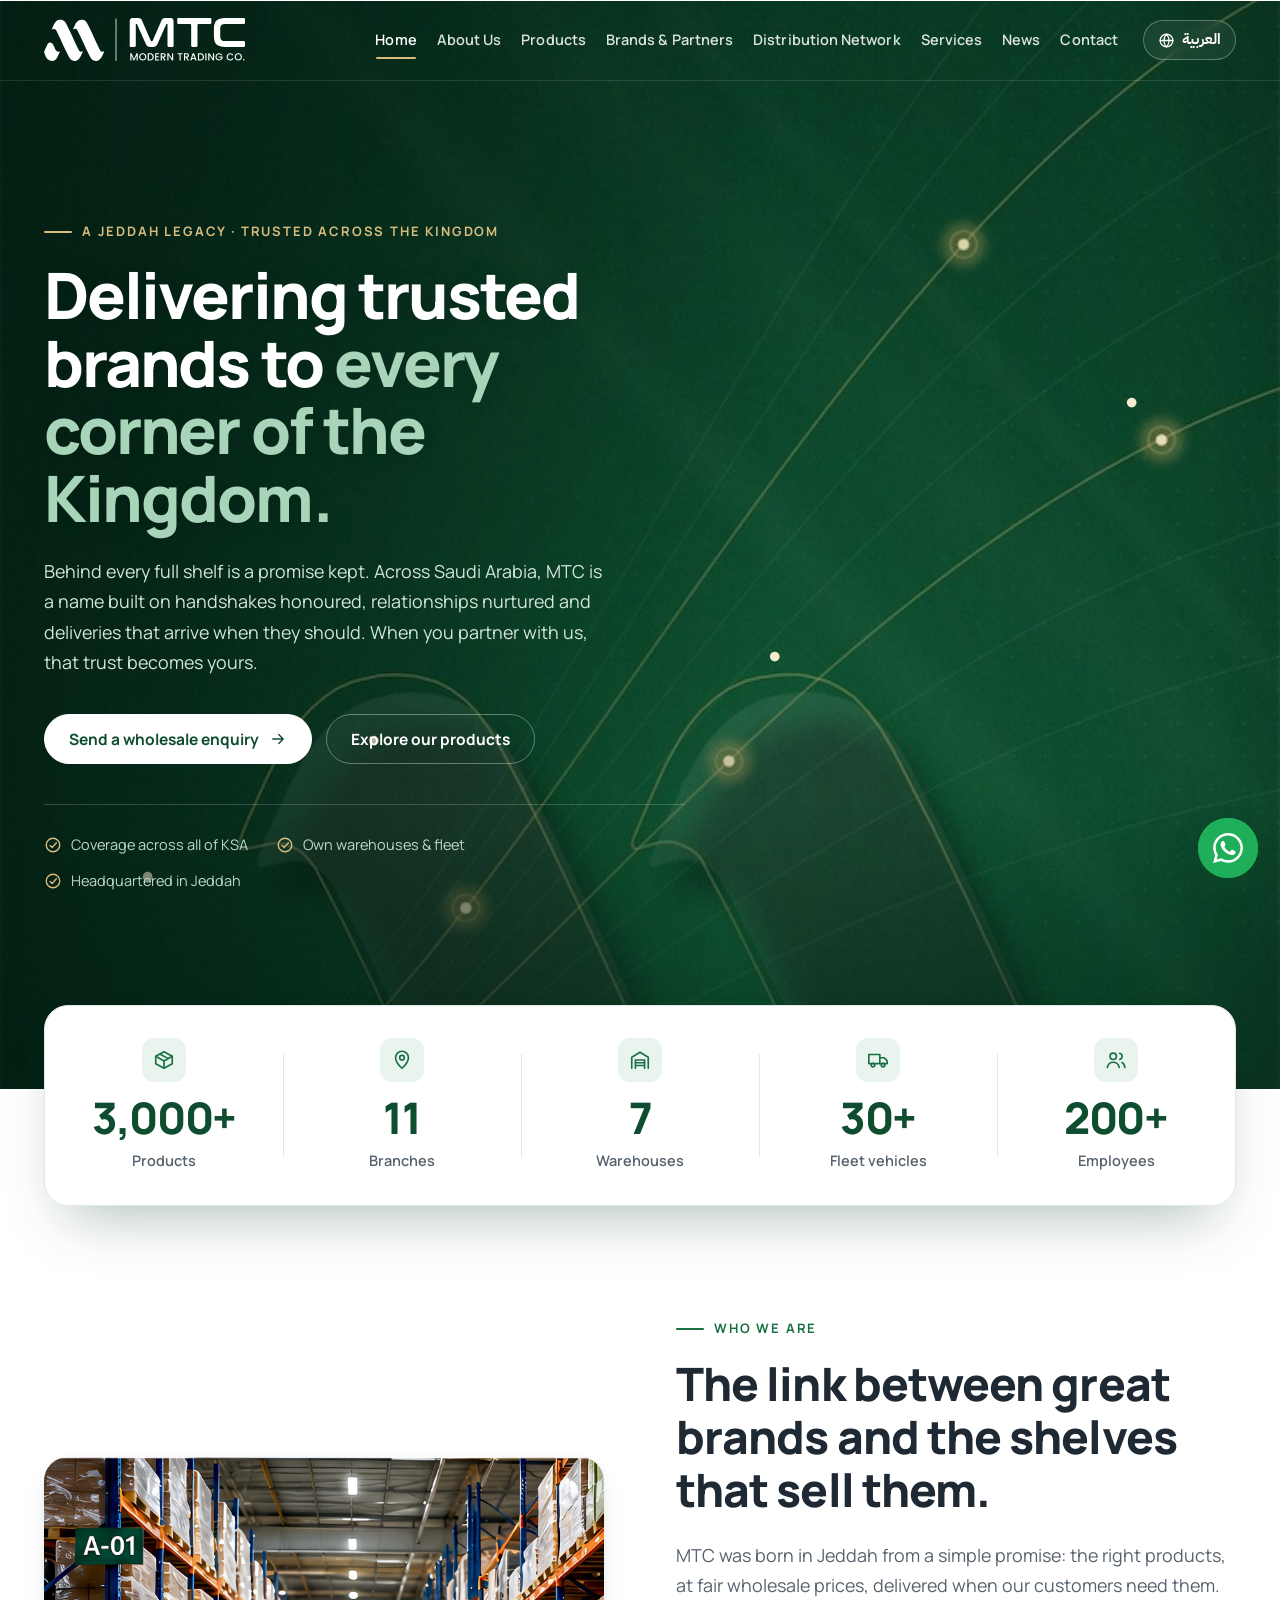
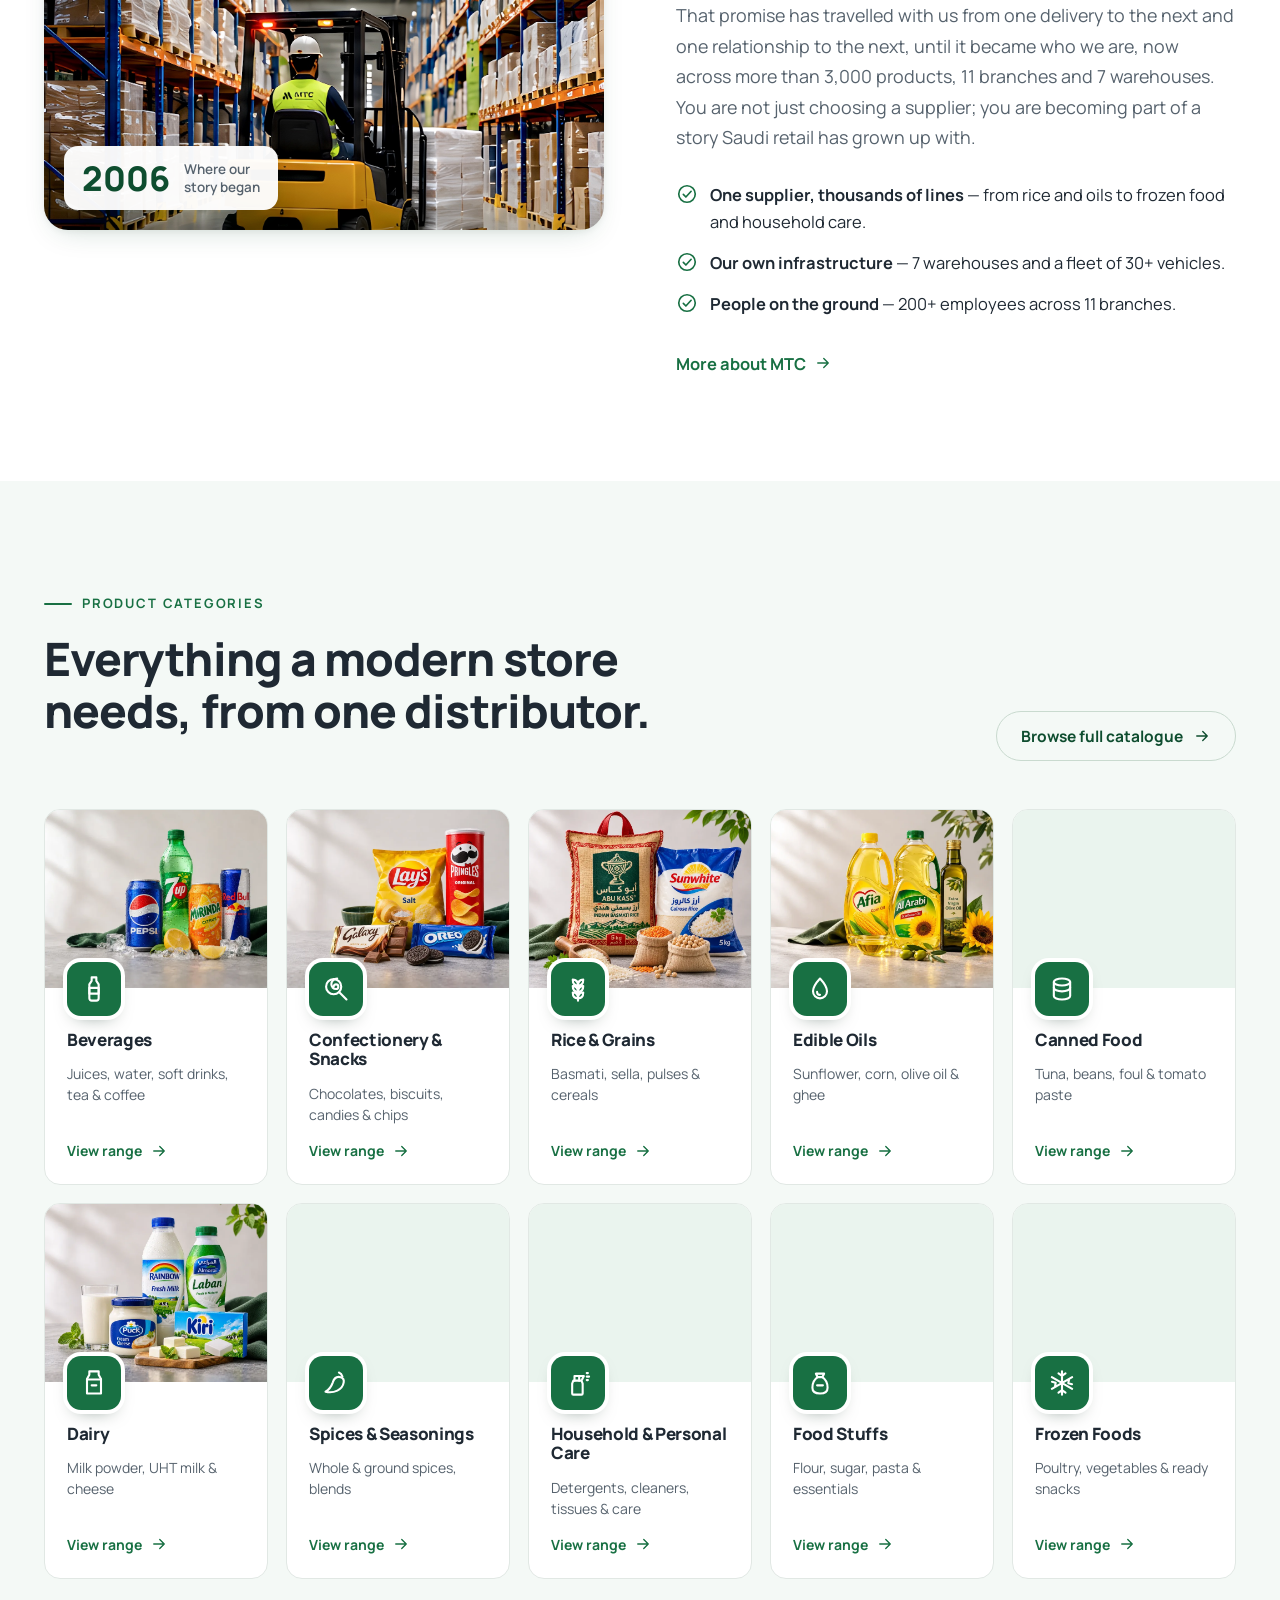
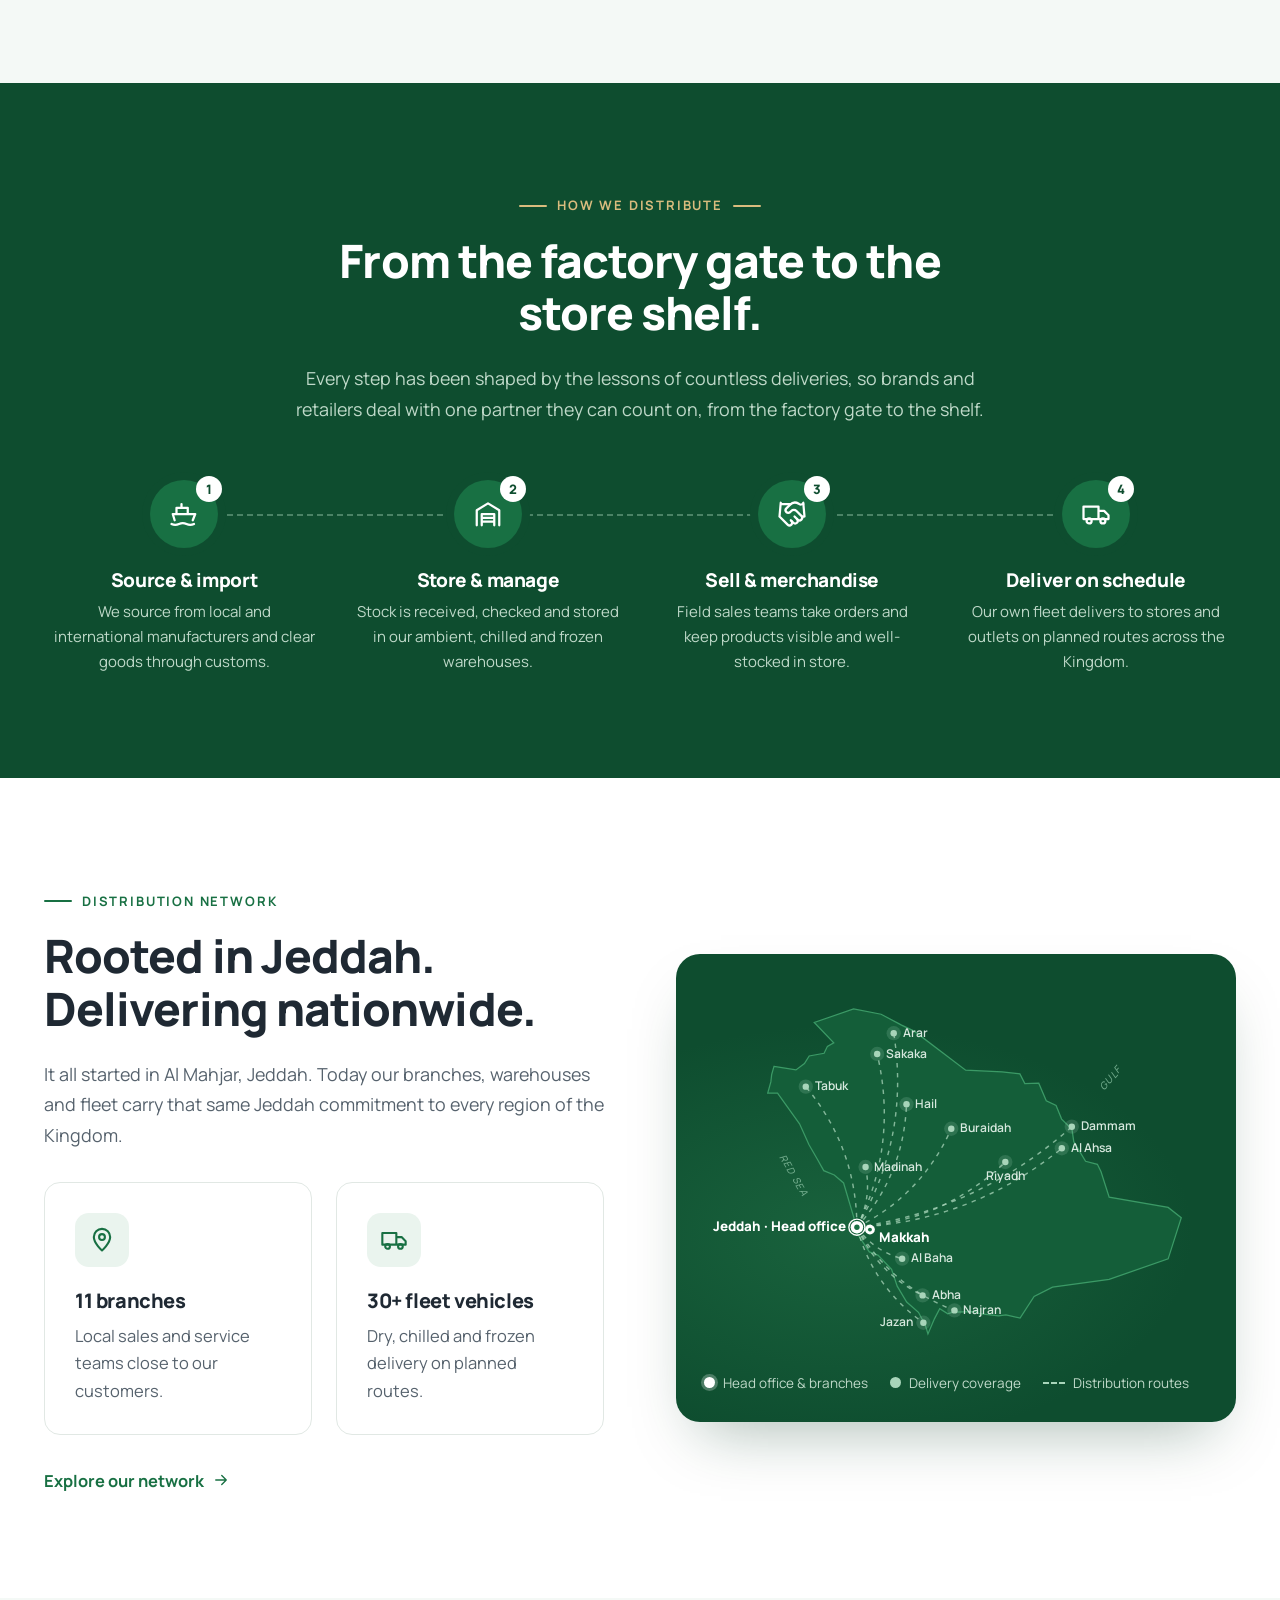
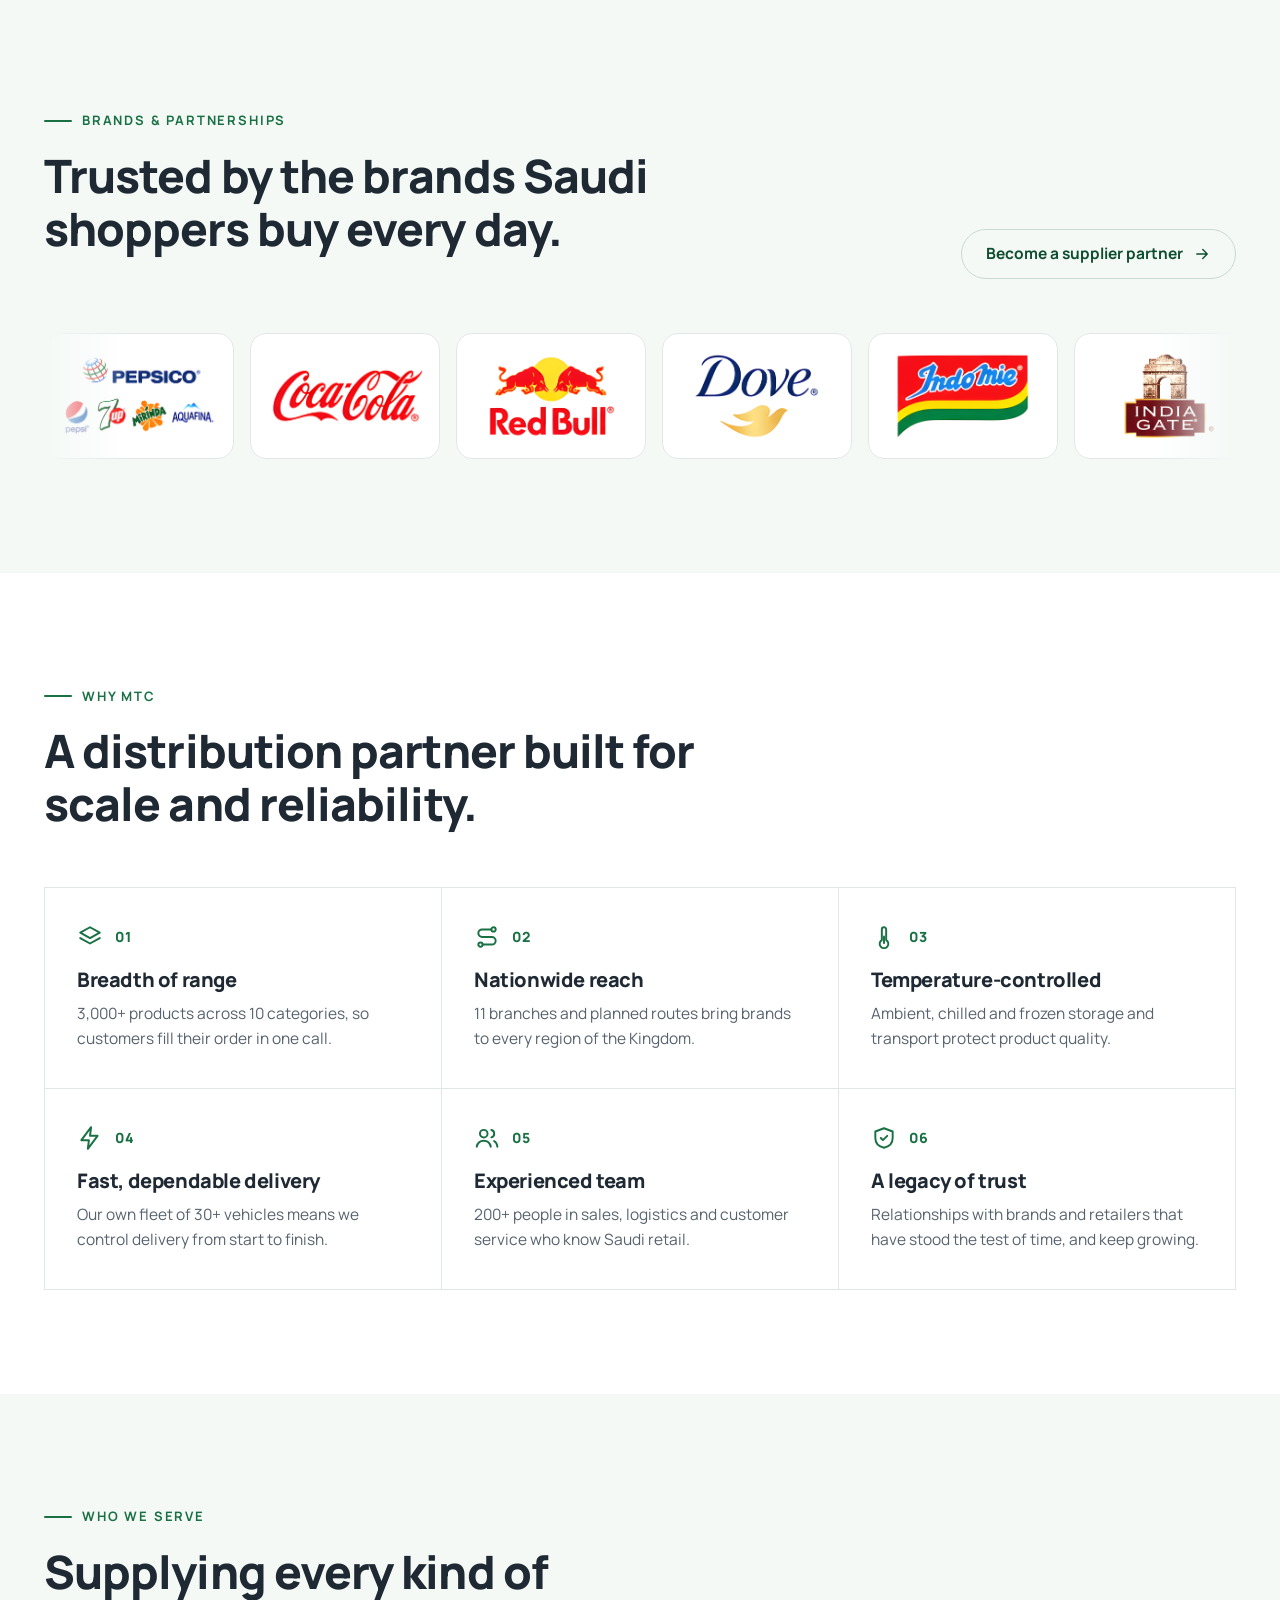
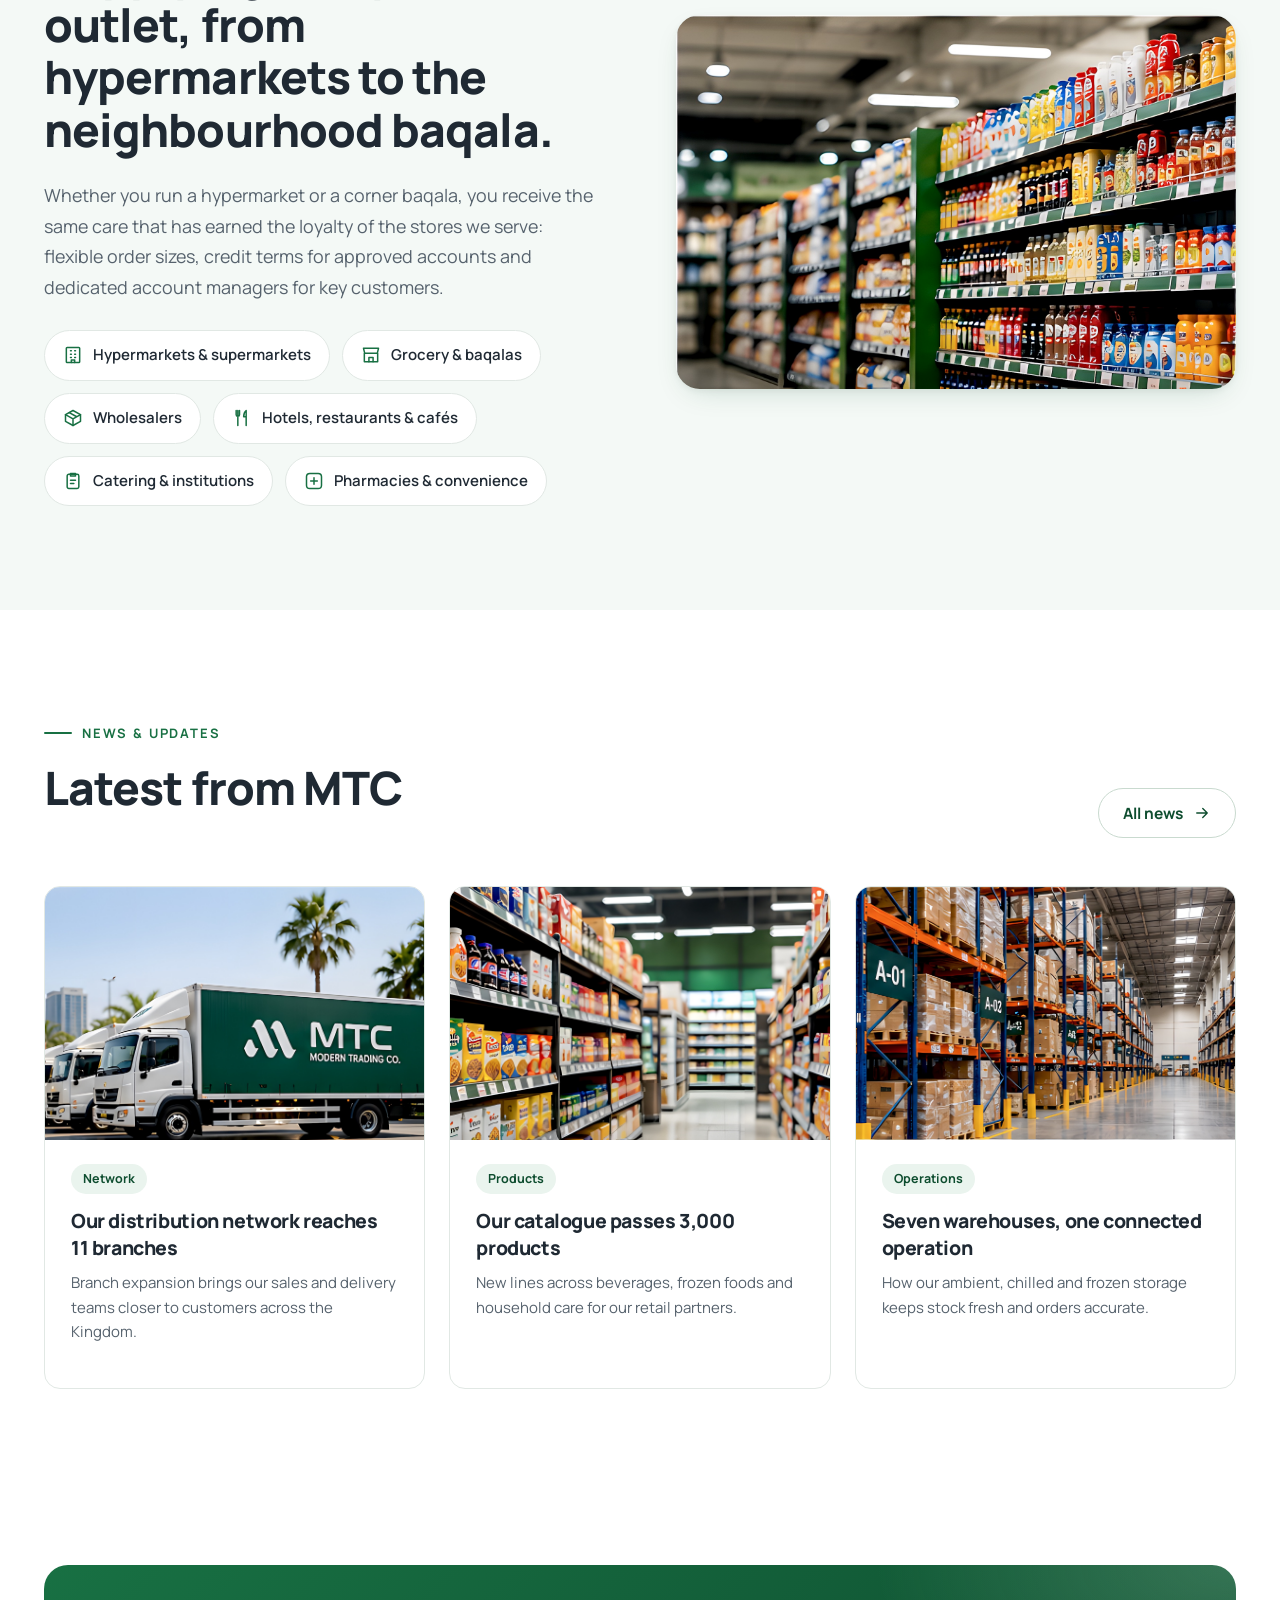
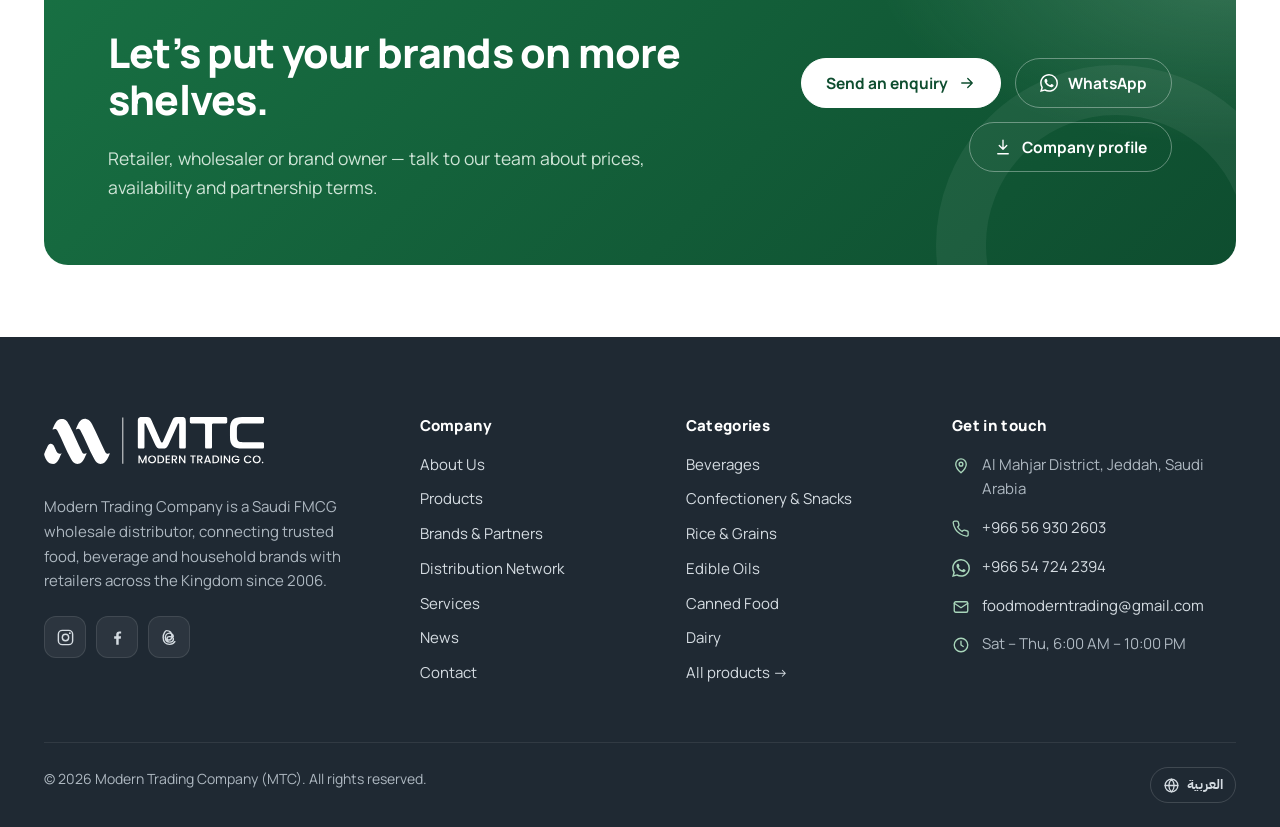
<file: index.html>
<!doctype html>
<html lang="en" dir="ltr">
<head>
  <meta charset="utf-8">
  <meta name="viewport" content="width=device-width, initial-scale=1">
  <title data-ar="شركة التجارة الحديثة | توزيع جملة السلع الاستهلاكية في السعودية">Modern Trading Company (MTC) | FMCG Wholesale Distribution in Saudi Arabia</title>
  <meta name="description" content="Modern Trading Company (MTC) is a Saudi FMCG wholesale distributor since 2006 — 3,000+ products, 11 branches, 7 warehouses and 30+ vehicles serving retailers across the Kingdom.">
  <meta name="theme-color" content="#0E4D2F">
  <link rel="canonical" href="https://www.foodmoderntrading.com/">
  <meta property="og:type" content="website">
  <meta property="og:site_name" content="Modern Trading Company (MTC)">
  <meta property="og:title" content="Modern Trading Company (MTC) | FMCG Wholesale Distribution in Saudi Arabia">
  <meta property="og:description" content="Modern Trading Company (MTC) is a Saudi FMCG wholesale distributor since 2006 — 3,000+ products, 11 branches, 7 warehouses and 30+ vehicles serving retailers across the Kingdom.">
  <meta property="og:locale" content="en_US">
  <meta property="og:locale:alternate" content="ar_SA">
  <meta property="og:url" content="https://www.foodmoderntrading.com/">
  <meta property="og:image" content="https://www.foodmoderntrading.com/img/og-image.png">
  <meta property="og:image:width" content="1200">
  <meta property="og:image:height" content="630">
  <meta name="twitter:card" content="summary_large_image">
  <link rel="icon" href="img/favicon.svg" type="image/svg+xml">
  <link rel="preconnect" href="https://fonts.googleapis.com">
  <link rel="preconnect" href="https://fonts.gstatic.com" crossorigin>
  <link href="https://fonts.googleapis.com/css2?family=IBM+Plex+Sans+Arabic:wght@400;500;600;700&family=Manrope:wght@400;500;600;700;800&display=swap" rel="stylesheet">
  <link rel="stylesheet" href="css/style.css?v=20261126i">
  <script>(function(){var d=document.documentElement;d.className+=" js";try{var q=new URLSearchParams(location.search).get("lang");var l=q||localStorage.getItem("mtc-lang");if(l==="ar"){d.lang="ar";d.dir="rtl";}}catch(e){}})();</script>
<script type="application/ld+json">
{
  "@context": "https://schema.org",
  "@type": "WholesaleStore",
  "name": "Modern Trading Company (MTC)",
  "alternateName": "شركة التجارة الحديثة",
  "foundingDate": "2006",
  "description": "FMCG wholesale distribution company in Saudi Arabia serving retailers, wholesalers and food-service across the Kingdom.",
  "url": "https://www.foodmoderntrading.com/",
  "logo": "https://www.foodmoderntrading.com/img/logo/mtc-logo.svg",
  "image": "https://www.foodmoderntrading.com/img/og-image.png",
  "telephone": "+966569302603",
  "openingHoursSpecification": [{ "@type": "OpeningHoursSpecification", "dayOfWeek": ["Saturday", "Sunday", "Monday", "Tuesday", "Wednesday", "Thursday"], "opens": "06:00", "closes": "22:00" }],
  "email": "foodmoderntrading@gmail.com",
  "numberOfEmployees": { "@type": "QuantitativeValue", "minValue": 200 },
  "address": { "@type": "PostalAddress", "streetAddress": "Al Mahjar District", "addressLocality": "Jeddah", "addressCountry": "SA" },
  "areaServed": { "@type": "Country", "name": "Saudi Arabia" },
  "sameAs": ["https://www.instagram.com/foodmodernksa", "https://www.facebook.com/share/1R57ckr96M/", "https://www.threads.com/@foodmodernksa"]
}
</script>
</head>
<body>
<a class="skip-link" href="#main"><span lang="en">Skip to content</span><span lang="ar">انتقل إلى المحتوى</span></a>
<header class="site-header is-overlay">
  <div class="container header-inner">
    <a class="brand" href="index.html" aria-label="Modern Trading Company — home" data-ar-aria-label="شركة التجارة الحديثة — الصفحة الرئيسية">
      <img class="logo-dark" src="img/logo/mtc-logo.svg" alt="Modern Trading Company (MTC)" data-ar-alt="شركة التجارة الحديثة" width="383" height="84">
      <img class="logo-light" src="img/logo/mtc-logo-white.svg" alt="" aria-hidden="true" width="383" height="84">
    </a>
    <nav class="main-nav" id="main-nav" aria-label="Main" data-ar-aria-label="القائمة الرئيسية">
      <ul>
      <li><a href="index.html" aria-current="page"><span lang="en">Home</span><span lang="ar">الرئيسية</span></a></li>
          <li><a href="about.html"><span lang="en">About Us</span><span lang="ar">من نحن</span></a></li>
          <li><a href="products.html"><span lang="en">Products</span><span lang="ar">المنتجات</span></a></li>
          <li><a href="brands.html"><span lang="en">Brands &amp; Partners</span><span lang="ar">العلامات والشركاء</span></a></li>
          <li><a href="network.html"><span lang="en">Distribution Network</span><span lang="ar">شبكة التوزيع</span></a></li>
          <li><a href="services.html"><span lang="en">Services</span><span lang="ar">الخدمات</span></a></li>
          <li><a href="news.html"><span lang="en">News</span><span lang="ar">الأخبار</span></a></li>
          <li><a href="contact.html"><span lang="en">Contact</span><span lang="ar">اتصل بنا</span></a></li>
      </ul>
      <div class="nav-cta">
        <a class="btn" href="contact.html#wholesale"><span lang="en">Wholesale enquiry</span><span lang="ar">طلب أسعار الجملة</span></a>
        <a class="btn btn-wa" href="https://wa.me/966547242394?text=Hello%20MTC%2C%20I%20have%20a%20wholesale%20enquiry." target="_blank" rel="noopener"><svg viewBox="0 0 24 24" aria-hidden="true" focusable="false"><path fill="currentColor" d="M17.47 14.38c-.3-.15-1.76-.87-2.03-.97-.27-.1-.47-.15-.67.15-.2.3-.77.97-.94 1.16-.17.2-.35.22-.64.08-.3-.15-1.26-.47-2.39-1.48-.88-.79-1.48-1.76-1.65-2.06-.17-.3-.02-.46.13-.6.13-.14.3-.35.45-.52.15-.18.2-.3.3-.5.1-.2.05-.37-.03-.52-.07-.15-.67-1.61-.92-2.2-.24-.58-.49-.5-.67-.51h-.57c-.2 0-.52.07-.79.37-.27.3-1.04 1.02-1.04 2.48s1.07 2.88 1.21 3.07c.15.2 2.1 3.2 5.08 4.49.71.31 1.26.49 1.7.63.71.22 1.36.19 1.87.12.57-.09 1.76-.72 2-1.41.25-.7.25-1.29.18-1.41-.08-.13-.27-.2-.57-.35m-5.42 7.4h-.01a9.87 9.87 0 0 1-5.03-1.38l-.36-.21-3.74.98 1-3.65-.24-.37a9.86 9.86 0 0 1-1.51-5.26c0-5.45 4.44-9.88 9.89-9.88 2.64 0 5.12 1.03 6.99 2.9a9.83 9.83 0 0 1 2.89 6.99c0 5.45-4.44 9.88-9.89 9.88m8.41-18.3A11.82 11.82 0 0 0 12.05 0C5.5 0 .16 5.34.16 11.89c0 2.1.55 4.14 1.59 5.95L.06 24l6.3-1.65a11.88 11.88 0 0 0 5.68 1.45h.01c6.55 0 11.89-5.34 11.89-11.89a11.82 11.82 0 0 0-3.48-8.41z"/></svg><span lang="en">WhatsApp us</span><span lang="ar">راسلنا واتساب</span></a>
      </div>
    </nav>
    <div class="header-actions">
      <button class="lang-toggle" type="button" aria-label="التبديل إلى العربية"><svg viewBox="0 0 24 24" fill="none" stroke="currentColor" stroke-width="1.8" stroke-linecap="round" stroke-linejoin="round" aria-hidden="true" focusable="false"><circle cx="12" cy="12" r="9"/><path d="M3 12h18M12 3c2.5 2.7 3.8 5.7 3.8 9s-1.3 6.3-3.8 9c-2.5-2.7-3.8-5.7-3.8-9S9.5 5.7 12 3z"/></svg><span class="lt-label">العربية</span></button>
      <a class="btn btn-sm" href="contact.html#wholesale"><span lang="en">Wholesale enquiry</span><span lang="ar">طلب أسعار الجملة</span></a>
      <button class="menu-btn" type="button" aria-expanded="false" aria-controls="main-nav" aria-label="Open menu" data-ar-aria-label="فتح القائمة"><span></span></button>
    </div>
  </div>
</header>

<main id="main">
<!-- ================= HERO ================= -->
<section class="hero hero-photo">
  <!-- HERO BACKGROUND: MTC brand artwork. Phones and portrait screens get the tall version, laptops/desktops the wide one.
       Files: img/hero/ (replace with new artwork using the same names). -->
  <div class="hero-bg" aria-hidden="true">
  <div class="hero-art">
    <div class="hero-drift">
        <picture>
          <source media="(max-aspect-ratio: 1/1)" srcset="img/hero/mtc-hero-mobile-720.jpg 720w, img/hero/mtc-hero-mobile-1080.jpg 1080w" sizes="100vw">
          <img src="img/hero/mtc-hero-desktop-1600.jpg" srcset="img/hero/mtc-hero-desktop-1600.jpg 1600w, img/hero/mtc-hero-desktop-2880.jpg 2880w" sizes="100vw" width="2880" height="1606" alt="" fetchpriority="high">
        </picture>
      <!-- Animated light on the gold route points (positions match the artwork exactly) -->
      <svg class="hero-fx hero-fx-wide" viewBox="0 0 2880 1606" preserveAspectRatio="xMidYMid slice" focusable="false">
        <g class="fx-dot" transform="translate(713 1293) scale(1.44)" style="--d:0.0s"><circle class="ring" r="10"/><circle class="halo" r="18"/><circle class="core" r="5"/></g>
        <g class="fx-dot" transform="translate(1047 1092) scale(1.44)" style="--d:0.7s"><circle class="ring" r="10"/><circle class="halo" r="18"/><circle class="core" r="5"/></g>
        <g class="fx-dot" transform="translate(1639 968) scale(1.44)" style="--d:1.4s"><circle class="ring" r="10"/><circle class="halo" r="18"/><circle class="core" r="5"/></g>
        <g class="fx-dot" transform="translate(2166 593) scale(1.44)" style="--d:2.1s"><circle class="ring" r="10"/><circle class="halo" r="18"/><circle class="core" r="5"/></g>
        <g class="fx-dot" transform="translate(2612 731) scale(1.44)" style="--d:2.8s"><circle class="ring" r="10"/><circle class="halo" r="18"/><circle class="core" r="5"/></g>
      </svg>
      <svg class="hero-fx hero-fx-tall" viewBox="0 0 1080 1910" preserveAspectRatio="xMidYMax slice" focusable="false">
        <g class="fx-dot" transform="translate(266 1465) scale(1)" style="--d:0.0s"><circle class="ring" r="10"/><circle class="halo" r="18"/><circle class="core" r="5"/></g>
        <g class="fx-dot" transform="translate(392 1261) scale(1)" style="--d:0.7s"><circle class="ring" r="10"/><circle class="halo" r="18"/><circle class="core" r="5"/></g>
        <g class="fx-dot" transform="translate(615 1136) scale(1)" style="--d:1.4s"><circle class="ring" r="10"/><circle class="halo" r="18"/><circle class="core" r="5"/></g>
        <g class="fx-dot" transform="translate(812 701) scale(1)" style="--d:2.1s"><circle class="ring" r="10"/><circle class="halo" r="18"/><circle class="core" r="5"/></g>
        <g class="fx-dot" transform="translate(979 866) scale(1)" style="--d:2.8s"><circle class="ring" r="10"/><circle class="halo" r="18"/><circle class="core" r="5"/></g>
      </svg>
    </div>
    <div class="hero-sheen"></div>
  </div>
  </div>
  <div class="container hero-grid">
    <div>
      <p class="eyebrow light"><span lang="en">A Jeddah legacy · Trusted across the Kingdom</span><span lang="ar">إرثٌ من جدة · ثقةٌ في كل أنحاء المملكة</span></p>
      <h1><span lang="en">Delivering trusted brands to <em>every corner of the Kingdom.</em></span><span lang="ar">نوصل العلامات الموثوقة إلى <em>كل أنحاء المملكة.</em></span></h1>
      <p class="lead"><span lang="en">Behind every full shelf is a promise kept. Across Saudi Arabia, MTC is a name built on handshakes honoured, relationships nurtured and deliveries that arrive when they should. When you partner with us, that trust becomes yours.</span><span lang="ar">خلف كل رفٍّ ممتلئ وعدٌ تمّ الوفاء به. في أنحاء المملكة، بُني اسم شركة التجارة الحديثة على كلمةٍ تُصان، وعلاقاتٍ تُرعى، وطلبياتٍ تصل في موعدها. وحين تشاركنا، تصبح هذه الثقة لك.</span></p>
      <div class="btn-row">
        <a class="btn btn-light" href="contact.html#wholesale"><span lang="en">Send a wholesale enquiry</span><span lang="ar">أرسل طلب أسعار الجملة</span><svg class="arrow" viewBox="0 0 24 24" fill="none" stroke="currentColor" stroke-width="1.8" stroke-linecap="round" stroke-linejoin="round" aria-hidden="true" focusable="false"><path d="M5 12h14M13 6l6 6-6 6"/></svg></a>
        <a class="btn btn-ghost-light" href="products.html"><span lang="en">Explore our products</span><span lang="ar">تصفح منتجاتنا</span></a>
      </div>
      <ul class="hero-trust">
        <li><svg viewBox="0 0 24 24" fill="none" stroke="currentColor" stroke-width="1.8" stroke-linecap="round" stroke-linejoin="round" aria-hidden="true" focusable="false"><circle cx="12" cy="12" r="9"/><path d="m8 12.5 2.8 2.8L16.5 9"/></svg><span lang="en">Coverage across all of KSA</span><span lang="ar">تغطية لجميع مناطق المملكة</span></li>
        <li><svg viewBox="0 0 24 24" fill="none" stroke="currentColor" stroke-width="1.8" stroke-linecap="round" stroke-linejoin="round" aria-hidden="true" focusable="false"><circle cx="12" cy="12" r="9"/><path d="m8 12.5 2.8 2.8L16.5 9"/></svg><span lang="en">Own warehouses &amp; fleet</span><span lang="ar">مستودعات وأسطول خاص</span></li>
        <li><svg viewBox="0 0 24 24" fill="none" stroke="currentColor" stroke-width="1.8" stroke-linecap="round" stroke-linejoin="round" aria-hidden="true" focusable="false"><circle cx="12" cy="12" r="9"/><path d="m8 12.5 2.8 2.8L16.5 9"/></svg><span lang="en">Headquartered in Jeddah</span><span lang="ar">المقر الرئيسي في جدة</span></li>
      </ul>
    </div>
  </div>
</section>

<!-- ================= STATS ================= -->
<div class="container stats-wrap">
  <div class="stats" role="list">
    <div class="stat" role="listitem"><div class="ic"><svg viewBox="0 0 24 24" fill="none" stroke="currentColor" stroke-width="1.8" stroke-linecap="round" stroke-linejoin="round" aria-hidden="true" focusable="false"><path d="M21 8 12 3 3 8v8l9 5 9-5z"/><path d="m3 8 9 5 9-5M12 13v8M7.5 5.5l9 5"/></svg></div><div class="num" data-count="3000" data-suffix="+">3,000+</div><div class="label"><span lang="en">Products</span><span lang="ar">منتج</span></div></div>
    <div class="stat" role="listitem"><div class="ic"><svg viewBox="0 0 24 24" fill="none" stroke="currentColor" stroke-width="1.8" stroke-linecap="round" stroke-linejoin="round" aria-hidden="true" focusable="false"><path d="M12 21s-7-6.2-7-11.5a7 7 0 0 1 14 0C19 14.8 12 21 12 21z"/><circle cx="12" cy="9.5" r="2.5"/></svg></div><div class="num" data-count="11">11</div><div class="label"><span lang="en">Branches</span><span lang="ar">فرعًا</span></div></div>
    <div class="stat" role="listitem"><div class="ic"><svg viewBox="0 0 24 24" fill="none" stroke="currentColor" stroke-width="1.8" stroke-linecap="round" stroke-linejoin="round" aria-hidden="true" focusable="false"><path d="M3 21V9l9-5.5L21 9v12"/><path d="M7 21v-9h10v9M7 15h10M7 18h10"/></svg></div><div class="num" data-count="7">7</div><div class="label"><span lang="en">Warehouses</span><span lang="ar">مستودعات</span></div></div>
    <div class="stat" role="listitem"><div class="ic"><svg viewBox="0 0 24 24" fill="none" stroke="currentColor" stroke-width="1.8" stroke-linecap="round" stroke-linejoin="round" aria-hidden="true" focusable="false"><path d="M2 6h12v10H2zM14 9.5h4.5L22 13v3h-8"/><circle cx="6.5" cy="17.5" r="2"/><circle cx="17.5" cy="17.5" r="2"/></svg></div><div class="num" data-count="30" data-suffix="+">30+</div><div class="label"><span lang="en">Fleet vehicles</span><span lang="ar">مركبة في أسطولنا</span></div></div>
    <div class="stat" role="listitem"><div class="ic"><svg viewBox="0 0 24 24" fill="none" stroke="currentColor" stroke-width="1.8" stroke-linecap="round" stroke-linejoin="round" aria-hidden="true" focusable="false"><circle cx="9" cy="8" r="3.5"/><path d="M2.5 20c.8-3.6 3.4-5.5 6.5-5.5s5.7 1.9 6.5 5.5M16 4.6a3.5 3.5 0 0 1 0 6.8M18.6 14.8c1.7.8 2.7 2.4 3 5.2"/></svg></div><div class="num" data-count="200" data-suffix="+">200+</div><div class="label"><span lang="en">Employees</span><span lang="ar">موظف</span></div></div>
  </div>
</div>

<!-- ================= OVERVIEW ================= -->
<section class="section">
  <div class="container split">
    <div class="media reveal">
      <img src="img/photos/warehouse-forklift.jpg" width="1600" height="1067" loading="lazy" alt="Forklift operator moving stock between high-bay racks in an MTC warehouse" data-ar-alt="مشغّل رافعة شوكية ينقل البضائع بين الرفوف العالية في أحد مستودعات الشركة">
      <div class="media-badge"><span class="big">2006</span><small><span lang="en">Where our<br>story began</span><span lang="ar">حيث بدأت<br>حكايتنا</span></small></div>
    </div>
    <div class="reveal d1">
      <p class="eyebrow"><span lang="en">Who we are</span><span lang="ar">من نحن</span></p>
      <h2 class="h2"><span lang="en">The link between great brands and the shelves that sell them.</span><span lang="ar">حلقة الوصل بين العلامات المميزة والرفوف التي تبيعها.</span></h2>
      <p class="lead"><span lang="en">MTC was born in Jeddah from a simple promise: the right products, at fair wholesale prices, delivered when our customers need them. That promise has travelled with us from one delivery to the next and one relationship to the next, until it became who we are, now across more than 3,000 products, 11 branches and 7 warehouses. You are not just choosing a supplier; you are becoming part of a story Saudi retail has grown up with.</span><span lang="ar">وُلدت شركة التجارة الحديثة في جدة من وعدٍ بسيط: المنتجات المناسبة، بأسعار جملة عادلة، تصل حين يحتاجها عملاؤنا. رافقنا هذا الوعد من طلبيةٍ إلى أخرى ومن علاقةٍ إلى أخرى حتى صار جزءًا من هويتنا، واليوم يمتد عبر أكثر من 3,000 منتج و11 فرعًا و7 مستودعات. أنت لا تختار موردًا فحسب، بل تصبح جزءًا من قصةٍ كبُر معها قطاع التجزئة السعودي.</span></p>
      <ul class="checklist">
        <li><svg viewBox="0 0 24 24" fill="none" stroke="currentColor" stroke-width="1.8" stroke-linecap="round" stroke-linejoin="round" aria-hidden="true" focusable="false"><circle cx="12" cy="12" r="9"/><path d="m8 12.5 2.8 2.8L16.5 9"/></svg><span><span lang="en"><strong>One supplier, thousands of lines</strong> — from rice and oils to frozen food and household care.</span><span lang="ar"><strong>مورد واحد وآلاف الأصناف</strong> — من الأرز والزيوت إلى الأغذية المجمدة ومنتجات العناية المنزلية.</span></span></li>
        <li><svg viewBox="0 0 24 24" fill="none" stroke="currentColor" stroke-width="1.8" stroke-linecap="round" stroke-linejoin="round" aria-hidden="true" focusable="false"><circle cx="12" cy="12" r="9"/><path d="m8 12.5 2.8 2.8L16.5 9"/></svg><span><span lang="en"><strong>Our own infrastructure</strong> — 7 warehouses and a fleet of 30+ vehicles.</span><span lang="ar"><strong>بنية تحتية خاصة بنا</strong> — 7 مستودعات وأسطول يضم أكثر من 30 مركبة.</span></span></li>
        <li><svg viewBox="0 0 24 24" fill="none" stroke="currentColor" stroke-width="1.8" stroke-linecap="round" stroke-linejoin="round" aria-hidden="true" focusable="false"><circle cx="12" cy="12" r="9"/><path d="m8 12.5 2.8 2.8L16.5 9"/></svg><span><span lang="en"><strong>People on the ground</strong> — 200+ employees across 11 branches.</span><span lang="ar"><strong>فريق ميداني</strong> — أكثر من 200 موظف في 11 فرعًا.</span></span></li>
      </ul>
      <a class="link-arrow" href="about.html"><span lang="en">More about MTC</span><span lang="ar">المزيد عن الشركة</span><svg viewBox="0 0 24 24" fill="none" stroke="currentColor" stroke-width="1.8" stroke-linecap="round" stroke-linejoin="round" aria-hidden="true" focusable="false"><path d="M5 12h14M13 6l6 6-6 6"/></svg></a>
    </div>
  </div>
</section>

<!-- ================= CATEGORIES ================= -->
<section class="section tint">
  <div class="container">
    <div class="split-head">
      <div class="section-head">
        <p class="eyebrow"><span lang="en">Product categories</span><span lang="ar">فئات المنتجات</span></p>
        <h2><span lang="en">Everything a modern store needs, from one distributor.</span><span lang="ar">كل ما يحتاجه المتجر الحديث من موزّع واحد.</span></h2>
      </div>
      <a class="btn btn-outline" href="products.html"><span lang="en">Browse full catalogue</span><span lang="ar">تصفح الكتالوج كاملًا</span><svg class="arrow" viewBox="0 0 24 24" fill="none" stroke="currentColor" stroke-width="1.8" stroke-linecap="round" stroke-linejoin="round" aria-hidden="true" focusable="false"><path d="M5 12h14M13 6l6 6-6 6"/></svg></a>
    </div>
    <div class="cat-grid">
      <a class="cat-tile reveal d0" href="products.html#beverages">
  <span class="cat-photo"><img src="img/photos/categories/category-beverages.webp" srcset="img/photos/categories/category-beverages-800.webp 800w, img/photos/categories/category-beverages.webp 1400w" sizes="(max-width: 760px) 50vw, (max-width: 1024px) 34vw, 20vw" width="1400" height="1120" loading="lazy" decoding="async" alt="Beverages – soft drinks and energy drinks supplied by MTC" data-ar-alt="المشروبات – مشروبات غازية ومشروبات طاقة توردها شركة التجارة الحديثة"></span>
  <span class="icon-box"><svg viewBox="0 0 24 24" fill="none" stroke="currentColor" stroke-width="1.8" stroke-linecap="round" stroke-linejoin="round" aria-hidden="true" focusable="false"><path d="M10 2h4v3l2 3v12a2 2 0 0 1-2 2h-4a2 2 0 0 1-2-2V8l2-3z"/><path d="M8 11h8v5H8z"/></svg></span>
  <h3><span lang="en">Beverages</span><span lang="ar">المشروبات</span></h3>
  <p><span lang="en">Juices, water, soft drinks, tea &amp; coffee</span><span lang="ar">العصائر والمياه والمشروبات الغازية والشاي والقهوة</span></p>
  <span class="link-arrow"><span lang="en">View range</span><span lang="ar">عرض المنتجات</span><svg viewBox="0 0 24 24" fill="none" stroke="currentColor" stroke-width="1.8" stroke-linecap="round" stroke-linejoin="round" aria-hidden="true" focusable="false"><path d="M5 12h14M13 6l6 6-6 6"/></svg></span>
</a>
<a class="cat-tile reveal d1" href="products.html#confectionery">
  <span class="cat-photo"><img src="img/photos/categories/category-confectionery-snacks.webp" srcset="img/photos/categories/category-confectionery-snacks-800.webp 800w, img/photos/categories/category-confectionery-snacks.webp 1400w" sizes="(max-width: 760px) 50vw, (max-width: 1024px) 34vw, 20vw" width="1400" height="1120" loading="lazy" decoding="async" alt="Confectionery & Snacks – chips, chocolate and biscuits supplied by MTC" data-ar-alt="الحلويات والوجبات الخفيفة – شيبس وشوكولاتة وبسكويت توردها شركة التجارة الحديثة"></span>
  <span class="icon-box"><svg viewBox="0 0 24 24" fill="none" stroke="currentColor" stroke-width="1.8" stroke-linecap="round" stroke-linejoin="round" aria-hidden="true" focusable="false"><circle cx="10" cy="10" r="6.5"/><path d="M14.6 14.6 21 21M10 10a2 2 0 1 1 2 2 4 4 0 0 1-4-4 5 5 0 0 1 5-5"/></svg></span>
  <h3><span lang="en">Confectionery &amp; Snacks</span><span lang="ar">الحلويات والوجبات الخفيفة</span></h3>
  <p><span lang="en">Chocolates, biscuits, candies &amp; chips</span><span lang="ar">الشوكولاتة والبسكويت والحلوى والشيبس</span></p>
  <span class="link-arrow"><span lang="en">View range</span><span lang="ar">عرض المنتجات</span><svg viewBox="0 0 24 24" fill="none" stroke="currentColor" stroke-width="1.8" stroke-linecap="round" stroke-linejoin="round" aria-hidden="true" focusable="false"><path d="M5 12h14M13 6l6 6-6 6"/></svg></span>
</a>
<a class="cat-tile reveal d2" href="products.html#rice-grains">
  <span class="cat-photo"><img src="img/photos/categories/category-rice-grains.webp" srcset="img/photos/categories/category-rice-grains-800.webp 800w, img/photos/categories/category-rice-grains.webp 1400w" sizes="(max-width: 760px) 50vw, (max-width: 1024px) 34vw, 20vw" width="1400" height="1120" loading="lazy" decoding="async" alt="Rice & Grains – basmati and calrose rice, lentils and chickpeas supplied by MTC" data-ar-alt="الأرز والحبوب – أرز بسمتي وكالروز وعدس وحمص توردها شركة التجارة الحديثة"></span>
  <span class="icon-box"><svg viewBox="0 0 24 24" fill="none" stroke="currentColor" stroke-width="1.8" stroke-linecap="round" stroke-linejoin="round" aria-hidden="true" focusable="false"><path d="M12 22V9"/><path d="M12 9c-3 0-4.5-2-4.5-5 3 0 4.5 2 4.5 5zM12 9c3 0 4.5-2 4.5-5-3 0-4.5 2-4.5 5zM12 14.5c-3 0-4.5-2-4.5-5 3 0 4.5 2 4.5 5zM12 14.5c3 0 4.5-2 4.5-5-3 0-4.5 2-4.5 5zM12 20c-3 0-4.5-2-4.5-5 3 0 4.5 2 4.5 5zM12 20c3 0 4.5-2 4.5-5-3 0-4.5 2-4.5 5z"/></svg></span>
  <h3><span lang="en">Rice &amp; Grains</span><span lang="ar">الأرز والحبوب</span></h3>
  <p><span lang="en">Basmati, sella, pulses &amp; cereals</span><span lang="ar">أرز بسمتي وسيلا والبقوليات والحبوب</span></p>
  <span class="link-arrow"><span lang="en">View range</span><span lang="ar">عرض المنتجات</span><svg viewBox="0 0 24 24" fill="none" stroke="currentColor" stroke-width="1.8" stroke-linecap="round" stroke-linejoin="round" aria-hidden="true" focusable="false"><path d="M5 12h14M13 6l6 6-6 6"/></svg></span>
</a>
<a class="cat-tile reveal d3" href="products.html#edible-oils">
  <span class="cat-photo"><img src="img/photos/categories/category-edible-oils.webp" srcset="img/photos/categories/category-edible-oils-800.webp 800w, img/photos/categories/category-edible-oils.webp 1400w" sizes="(max-width: 760px) 50vw, (max-width: 1024px) 34vw, 20vw" width="1400" height="1120" loading="lazy" decoding="async" alt="Edible Oils – corn, sunflower and olive oil supplied by MTC" data-ar-alt="زيوت الطعام – زيت الذرة ودوار الشمس والزيتون توردها شركة التجارة الحديثة"></span>
  <span class="icon-box"><svg viewBox="0 0 24 24" fill="none" stroke="currentColor" stroke-width="1.8" stroke-linecap="round" stroke-linejoin="round" aria-hidden="true" focusable="false"><path d="M12 3s6 6.5 6 11a6 6 0 0 1-12 0c0-4.5 6-11 6-11z"/><path d="M9.5 14.5A2.5 2.5 0 0 0 12 17"/></svg></span>
  <h3><span lang="en">Edible Oils</span><span lang="ar">زيوت الطعام</span></h3>
  <p><span lang="en">Sunflower, corn, olive oil &amp; ghee</span><span lang="ar">زيت دوار الشمس والذرة والزيتون والسمن</span></p>
  <span class="link-arrow"><span lang="en">View range</span><span lang="ar">عرض المنتجات</span><svg viewBox="0 0 24 24" fill="none" stroke="currentColor" stroke-width="1.8" stroke-linecap="round" stroke-linejoin="round" aria-hidden="true" focusable="false"><path d="M5 12h14M13 6l6 6-6 6"/></svg></span>
</a>
<a class="cat-tile reveal d4" href="products.html#canned">
  <span class="cat-photo"><img src="img/photos/categories/category-canned-food.webp" srcset="img/photos/categories/category-canned-food-800.webp 800w, img/photos/categories/category-canned-food.webp 1400w" sizes="(max-width: 760px) 50vw, (max-width: 1024px) 34vw, 20vw" width="1400" height="1120" loading="lazy" decoding="async" alt="Canned Food – foul medames, sweetcorn and tuna supplied by MTC" data-ar-alt="الأغذية المعلبة – فول مدمس وذرة حلوة وتونة توردها شركة التجارة الحديثة"></span>
  <span class="icon-box"><svg viewBox="0 0 24 24" fill="none" stroke="currentColor" stroke-width="1.8" stroke-linecap="round" stroke-linejoin="round" aria-hidden="true" focusable="false"><path d="M5 6c0-1.7 3.1-3 7-3s7 1.3 7 3v12c0 1.7-3.1 3-7 3s-7-1.3-7-3z"/><path d="M5 6c0 1.7 3.1 3 7 3s7-1.3 7-3M5 11c0 1.7 3.1 3 7 3s7-1.3 7-3"/></svg></span>
  <h3><span lang="en">Canned Food</span><span lang="ar">الأغذية المعلبة</span></h3>
  <p><span lang="en">Tuna, beans, foul &amp; tomato paste</span><span lang="ar">التونة والفاصوليا والفول ومعجون الطماطم</span></p>
  <span class="link-arrow"><span lang="en">View range</span><span lang="ar">عرض المنتجات</span><svg viewBox="0 0 24 24" fill="none" stroke="currentColor" stroke-width="1.8" stroke-linecap="round" stroke-linejoin="round" aria-hidden="true" focusable="false"><path d="M5 12h14M13 6l6 6-6 6"/></svg></span>
</a>
<a class="cat-tile reveal d0" href="products.html#dairy">
  <span class="cat-photo"><img src="img/photos/categories/category-dairy.webp" srcset="img/photos/categories/category-dairy-800.webp 800w, img/photos/categories/category-dairy.webp 1400w" sizes="(max-width: 760px) 50vw, (max-width: 1024px) 34vw, 20vw" width="1400" height="1120" loading="lazy" decoding="async" alt="Dairy – fresh milk, laban and cheese supplied by MTC" data-ar-alt="الألبان – حليب طازج ولبن وأجبان توردها شركة التجارة الحديثة"></span>
  <span class="icon-box"><svg viewBox="0 0 24 24" fill="none" stroke="currentColor" stroke-width="1.8" stroke-linecap="round" stroke-linejoin="round" aria-hidden="true" focusable="false"><path d="M8 2h8v3l2 3.5V21H6V8.5L8 5z"/><path d="M6 9h12M10 14h4"/></svg></span>
  <h3><span lang="en">Dairy</span><span lang="ar">الألبان</span></h3>
  <p><span lang="en">Milk powder, UHT milk &amp; cheese</span><span lang="ar">الحليب المجفف وطويل الأجل والأجبان</span></p>
  <span class="link-arrow"><span lang="en">View range</span><span lang="ar">عرض المنتجات</span><svg viewBox="0 0 24 24" fill="none" stroke="currentColor" stroke-width="1.8" stroke-linecap="round" stroke-linejoin="round" aria-hidden="true" focusable="false"><path d="M5 12h14M13 6l6 6-6 6"/></svg></span>
</a>
<a class="cat-tile reveal d1" href="products.html#spices">
  <span class="cat-photo"><img src="img/photos/categories/category-spices-seasonings.webp" srcset="img/photos/categories/category-spices-seasonings-800.webp 800w, img/photos/categories/category-spices-seasonings.webp 1400w" sizes="(max-width: 760px) 50vw, (max-width: 1024px) 34vw, 20vw" width="1400" height="1120" loading="lazy" decoding="async" alt="Spices & Seasonings – stock cubes and ground spices supplied by MTC" data-ar-alt="البهارات والتوابل – مرق وبهارات مطحونة توردها شركة التجارة الحديثة"></span>
  <span class="icon-box"><svg viewBox="0 0 24 24" fill="none" stroke="currentColor" stroke-width="1.8" stroke-linecap="round" stroke-linejoin="round" aria-hidden="true" focusable="false"><path d="M17.5 6.5c-.5-1.8-1.6-3-3-3.5"/><path d="M16 7c-3-.8-5.6.8-6.8 4.6C8 15 6.2 17.6 3 19.5c7.2 1.6 14.6-1.6 15.6-8 .4-2.2-.6-3.9-2.6-4.5z"/></svg></span>
  <h3><span lang="en">Spices &amp; Seasonings</span><span lang="ar">البهارات والتوابل</span></h3>
  <p><span lang="en">Whole &amp; ground spices, blends</span><span lang="ar">بهارات كاملة ومطحونة وخلطات جاهزة</span></p>
  <span class="link-arrow"><span lang="en">View range</span><span lang="ar">عرض المنتجات</span><svg viewBox="0 0 24 24" fill="none" stroke="currentColor" stroke-width="1.8" stroke-linecap="round" stroke-linejoin="round" aria-hidden="true" focusable="false"><path d="M5 12h14M13 6l6 6-6 6"/></svg></span>
</a>
<a class="cat-tile reveal d2" href="products.html#household">
  <span class="cat-photo"><img src="img/photos/categories/category-household-personal-care.webp" srcset="img/photos/categories/category-household-personal-care-800.webp 800w, img/photos/categories/category-household-personal-care.webp 1400w" sizes="(max-width: 760px) 50vw, (max-width: 1024px) 34vw, 20vw" width="1400" height="1120" loading="lazy" decoding="async" alt="Household & Personal Care – disinfectant, body wash, shampoo and tissues supplied by MTC" data-ar-alt="المنظفات والعناية الشخصية – مطهرات وغسول وشامبو ومناديل توردها شركة التجارة الحديثة"></span>
  <span class="icon-box"><svg viewBox="0 0 24 24" fill="none" stroke="currentColor" stroke-width="1.8" stroke-linecap="round" stroke-linejoin="round" aria-hidden="true" focusable="false"><path d="M8 10h7l1 2.5V21a1 1 0 0 1-1 1H8a1 1 0 0 1-1-1v-8.5z"/><path d="M9 10V6h4v4M13 6h4l-1.5 3M19.5 3.5h1M19.5 6.5h2M19.5 9.5h1"/></svg></span>
  <h3><span lang="en">Household &amp; Personal Care</span><span lang="ar">المنظفات والعناية الشخصية</span></h3>
  <p><span lang="en">Detergents, cleaners, tissues &amp; care</span><span lang="ar">المنظفات وأدوات التنظيف والمناديل والعناية</span></p>
  <span class="link-arrow"><span lang="en">View range</span><span lang="ar">عرض المنتجات</span><svg viewBox="0 0 24 24" fill="none" stroke="currentColor" stroke-width="1.8" stroke-linecap="round" stroke-linejoin="round" aria-hidden="true" focusable="false"><path d="M5 12h14M13 6l6 6-6 6"/></svg></span>
</a>
<a class="cat-tile reveal d3" href="products.html#foodstuffs">
  <span class="cat-photo"><img src="img/photos/categories/category-food-stuffs.webp" srcset="img/photos/categories/category-food-stuffs-800.webp 800w, img/photos/categories/category-food-stuffs.webp 1400w" sizes="(max-width: 760px) 50vw, (max-width: 1024px) 34vw, 20vw" width="1400" height="1120" loading="lazy" decoding="async" alt="Food Stuffs – sugar, pasta, coffee and tea supplied by MTC" data-ar-alt="المواد الغذائية – سكر ومعكرونة وقهوة وشاي توردها شركة التجارة الحديثة"></span>
  <span class="icon-box"><svg viewBox="0 0 24 24" fill="none" stroke="currentColor" stroke-width="1.8" stroke-linecap="round" stroke-linejoin="round" aria-hidden="true" focusable="false"><path d="M8.5 4h7l-1.5 3c3 2 4.5 5.5 4.5 9 0 3-2 5-6.5 5s-6.5-2-6.5-5c0-3.5 1.5-7 4.5-9z"/><path d="M10 7h4M9.5 14h5"/></svg></span>
  <h3><span lang="en">Food Stuffs</span><span lang="ar">المواد الغذائية</span></h3>
  <p><span lang="en">Flour, sugar, pasta &amp; essentials</span><span lang="ar">الدقيق والسكر والمعكرونة والأساسيات</span></p>
  <span class="link-arrow"><span lang="en">View range</span><span lang="ar">عرض المنتجات</span><svg viewBox="0 0 24 24" fill="none" stroke="currentColor" stroke-width="1.8" stroke-linecap="round" stroke-linejoin="round" aria-hidden="true" focusable="false"><path d="M5 12h14M13 6l6 6-6 6"/></svg></span>
</a>
<a class="cat-tile reveal d4" href="products.html#frozen">
  <span class="cat-photo"><img src="img/photos/categories/category-frozen-foods.webp" srcset="img/photos/categories/category-frozen-foods-800.webp 800w, img/photos/categories/category-frozen-foods.webp 1400w" sizes="(max-width: 760px) 50vw, (max-width: 1024px) 34vw, 20vw" width="1400" height="1120" loading="lazy" decoding="async" alt="Frozen Foods – frozen chicken, samosas and french fries supplied by MTC" data-ar-alt="الأغذية المجمدة – دجاج مجمد وسمبوسة وبطاطس مقلية توردها شركة التجارة الحديثة"></span>
  <span class="icon-box"><svg viewBox="0 0 24 24" fill="none" stroke="currentColor" stroke-width="1.8" stroke-linecap="round" stroke-linejoin="round" aria-hidden="true" focusable="false"><path d="M12 2v20M3.3 7l17.4 10M3.3 17 20.7 7M9 3.8l3 2 3-2M9 20.2l3-2 3 2M3.4 11l3.2.8-.6 3.2M20.6 13l-3.2-.8.6-3.2"/></svg></span>
  <h3><span lang="en">Frozen Foods</span><span lang="ar">الأغذية المجمدة</span></h3>
  <p><span lang="en">Poultry, vegetables &amp; ready snacks</span><span lang="ar">الدواجن والخضروات والوجبات الجاهزة</span></p>
  <span class="link-arrow"><span lang="en">View range</span><span lang="ar">عرض المنتجات</span><svg viewBox="0 0 24 24" fill="none" stroke="currentColor" stroke-width="1.8" stroke-linecap="round" stroke-linejoin="round" aria-hidden="true" focusable="false"><path d="M5 12h14M13 6l6 6-6 6"/></svg></span>
</a>

    </div>
  </div>
</section>

<!-- ================= HOW WE WORK ================= -->
<section class="section dark">
  <div class="container">
    <div class="section-head center">
      <p class="eyebrow light"><span lang="en">How we distribute</span><span lang="ar">كيف نوزّع</span></p>
      <h2><span lang="en">From the factory gate to the store shelf.</span><span lang="ar">من بوابة المصنع إلى رف المتجر.</span></h2>
      <p class="lead"><span lang="en">Every step has been shaped by the lessons of countless deliveries, so brands and retailers deal with one partner they can count on, from the factory gate to the shelf.</span><span lang="ar">كل خطوة صقلتها دروسُ طلبياتٍ لا تُحصى، ليتعامل المصنّعون وتجار التجزئة مع شريكٍ واحد يُعتمد عليه، من بوابة المصنع حتى الرف.</span></p>
    </div>
    <ol class="steps">
      <li class="step reveal"><div class="bubble"><svg viewBox="0 0 24 24" fill="none" stroke="currentColor" stroke-width="1.8" stroke-linecap="round" stroke-linejoin="round" aria-hidden="true" focusable="false"><path d="M2 20c2 1 4 1 6 0s4-1 6 0 4 1 6 0M4.5 17 3 12h18l-2 5M6 12V7h9v5M10 7V4"/></svg><span class="n">1</span></div><h3><span lang="en">Source &amp; import</span><span lang="ar">التوريد والاستيراد</span></h3><p><span lang="en">We source from local and international manufacturers and clear goods through customs.</span><span lang="ar">نورّد من المصنّعين المحليين والدوليين ونتولى التخليص الجمركي.</span></p></li>
      <li class="step reveal d1"><div class="bubble"><svg viewBox="0 0 24 24" fill="none" stroke="currentColor" stroke-width="1.8" stroke-linecap="round" stroke-linejoin="round" aria-hidden="true" focusable="false"><path d="M3 21V9l9-5.5L21 9v12"/><path d="M7 21v-9h10v9M7 15h10M7 18h10"/></svg><span class="n">2</span></div><h3><span lang="en">Store &amp; manage</span><span lang="ar">التخزين والإدارة</span></h3><p><span lang="en">Stock is received, checked and stored in our ambient, chilled and frozen warehouses.</span><span lang="ar">نستلم البضائع ونفحصها ونخزّنها في مستودعاتنا الجافة والمبردة والمجمدة.</span></p></li>
      <li class="step reveal d2"><div class="bubble"><svg viewBox="0 0 24 24" fill="none" stroke="currentColor" stroke-width="1.8" stroke-linecap="round" stroke-linejoin="round" aria-hidden="true" focusable="false"><path d="m11 17 2 2a1 1 0 1 0 3-3"/><path d="m14 14 2.5 2.5a1 1 0 1 0 3-3l-3.9-3.9a3 3 0 0 0-4.2 0l-.9.9a1 1 0 1 1-3-3l2.8-2.8a5.8 5.8 0 0 1 7.1-.9l.5.3a2 2 0 0 0 1.4.3L21 4"/><path d="m21 3 1 11h-2M3 3 2 14l6.5 6.5a1 1 0 1 0 3-3M3 4h8"/></svg><span class="n">3</span></div><h3><span lang="en">Sell &amp; merchandise</span><span lang="ar">البيع والعرض</span></h3><p><span lang="en">Field sales teams take orders and keep products visible and well-stocked in store.</span><span lang="ar">تتلقى فرق المبيعات الميدانية الطلبات وتحافظ على ظهور المنتجات وتوفرها في المتاجر.</span></p></li>
      <li class="step reveal d3"><div class="bubble"><svg viewBox="0 0 24 24" fill="none" stroke="currentColor" stroke-width="1.8" stroke-linecap="round" stroke-linejoin="round" aria-hidden="true" focusable="false"><path d="M2 6h12v10H2zM14 9.5h4.5L22 13v3h-8"/><circle cx="6.5" cy="17.5" r="2"/><circle cx="17.5" cy="17.5" r="2"/></svg><span class="n">4</span></div><h3><span lang="en">Deliver on schedule</span><span lang="ar">التوصيل في الموعد</span></h3><p><span lang="en">Our own fleet delivers to stores and outlets on planned routes across the Kingdom.</span><span lang="ar">يوصل أسطولنا الخاص الطلبات إلى المتاجر والمنافذ عبر مسارات مخططة في أنحاء المملكة.</span></p></li>
    </ol>
  </div>
</section>

<!-- ================= NETWORK ================= -->
<section class="section">
  <div class="container split">
    <div class="reveal">
      <p class="eyebrow"><span lang="en">Distribution network</span><span lang="ar">شبكة التوزيع</span></p>
      <h2 class="h2"><span lang="en">Rooted in Jeddah. Delivering nationwide.</span><span lang="ar">جذورنا في جدة، وتوزيعنا في كل المملكة.</span></h2>
      <p class="lead"><span lang="en">It all started in Al Mahjar, Jeddah. Today our branches, warehouses and fleet carry that same Jeddah commitment to every region of the Kingdom.</span><span lang="ar">بدأت رحلتنا من حي المحجر في جدة، واليوم تحمل فروعنا ومستودعاتنا وأسطولنا الالتزام نفسه إلى كل مناطق المملكة.</span></p>
      <div class="grid g-2" style="margin:32px 0">
        <div class="card"><div class="icon-box"><svg viewBox="0 0 24 24" fill="none" stroke="currentColor" stroke-width="1.8" stroke-linecap="round" stroke-linejoin="round" aria-hidden="true" focusable="false"><path d="M12 21s-7-6.2-7-11.5a7 7 0 0 1 14 0C19 14.8 12 21 12 21z"/><circle cx="12" cy="9.5" r="2.5"/></svg></div><h3><span lang="en">11 branches</span><span lang="ar">11 فرعًا</span></h3><p><span lang="en">Local sales and service teams close to our customers.</span><span lang="ar">فرق مبيعات وخدمة محلية قريبة من عملائنا.</span></p></div>
        <div class="card"><div class="icon-box"><svg viewBox="0 0 24 24" fill="none" stroke="currentColor" stroke-width="1.8" stroke-linecap="round" stroke-linejoin="round" aria-hidden="true" focusable="false"><path d="M2 6h12v10H2zM14 9.5h4.5L22 13v3h-8"/><circle cx="6.5" cy="17.5" r="2"/><circle cx="17.5" cy="17.5" r="2"/></svg></div><h3><span lang="en">30+ fleet vehicles</span><span lang="ar">أكثر من 30 مركبة في أسطولنا</span></h3><p><span lang="en">Dry, chilled and frozen delivery on planned routes.</span><span lang="ar">توصيل جاف ومبرد ومجمد عبر مسارات مخططة.</span></p></div>
      </div>
      <a class="link-arrow" href="network.html"><span lang="en">Explore our network</span><span lang="ar">استكشف شبكتنا</span><svg viewBox="0 0 24 24" fill="none" stroke="currentColor" stroke-width="1.8" stroke-linecap="round" stroke-linejoin="round" aria-hidden="true" focusable="false"><path d="M5 12h14M13 6l6 6-6 6"/></svg></a>
    </div>
    <div class="reveal d1"><div class="map-card">
  <svg class="ksa-map" viewBox="-44 0 564 420" role="img" aria-label="Map of Saudi Arabia showing MTC's head office in Jeddah, the Makkah branch and delivery coverage to every region" data-ar-aria-label="خريطة المملكة العربية السعودية توضح المقر الرئيسي في جدة وفرع مكة المكرمة وتغطية التوزيع لجميع المناطق">
  <path class="land" d="M34.3 94.5L58.9 98.4L68.4 91.3L73.7 82.8L90.4 79.8L94.1 72.0L101.2 68.1L79.4 45.3L123.4 30.1L154.2 36.1L177.1 48.3L191.2 55.0L248.8 98.7L289.5 100.5L309.5 102.8L315.0 113.6L330.6 113.2L339.0 132.9L350.0 138.2L356.2 153.4L367.8 164.9L369.8 178.7L383.0 200.6L396.2 204.0L400.2 212.1L409.4 240.8L475.4 252.3L490.1 263.8L475.4 309.8L409.4 332.8L346.0 341.5L325.4 351.9L309.7 376.0L293.9 372.4L285.5 373.5L264.2 371.2L260.2 368.9L234.7 369.4L228.8 371.4L219.8 365.5L214.0 376.7L206.6 393.8L203.7 384.1L196.0 369.6L182.8 358.1L172.2 340.4L165.9 321.5L150.9 305.9L141.0 302.0L126.5 280.1L123.8 264.0L112.2 224.9L101.8 216.0L90.0 211.1L82.7 198.0L73.5 182.2L62.9 158.7L49.5 140.1L38.3 124.4L27.3 124.4L30.8 111.8L31.7 103.7Z"/>
  <text class="sea" x="40" y="196" transform="rotate(60 40 196)">RED SEA</text>
  <text class="sea" x="404" y="122" transform="rotate(-50 404 122)">GULF</text>
  <path class="route" d="M127.1 274.4Q133.9 278.4 141.7 277.1"/><path class="route" d="M127.1 274.4Q144.1 242.4 136.8 207.0"/><path class="route" d="M127.1 274.4Q223.3 267.8 293.2 201.5"/><path class="route" d="M127.1 274.4Q264.3 254.4 367.6 161.9"/><path class="route" d="M127.1 274.4Q256.1 267.6 356.4 186.1"/><path class="route" d="M127.1 274.4Q199.7 238.3 232.7 164.2"/><path class="route" d="M127.1 274.4Q179.6 215.6 182.6 136.8"/><path class="route" d="M127.1 274.4Q126.8 185.5 69.9 117.1"/><path class="route" d="M127.1 274.4Q173.4 181.5 149.8 80.5"/><path class="route" d="M127.1 274.4Q186.8 173.3 168.3 57.3"/><path class="route" d="M127.1 274.4Q146.1 301.1 177.7 309.6"/><path class="route" d="M127.1 274.4Q150.1 325.8 200.6 350.7"/><path class="route" d="M127.1 274.4Q145.1 341.2 201.5 381.3"/><path class="route" d="M127.1 274.4Q164.9 340.6 236.3 367.5"/>
  <g class="hub"><circle class="pulse" cx="127.1" cy="274.4" r="9"/><circle class="core" cx="127.1" cy="274.4" r="7"/><circle cx="127.1" cy="274.4" r="3" fill="#187043"/></g><g class="branch"><circle class="core" cx="141.7" cy="277.1" r="5.5"/><circle cx="141.7" cy="277.1" r="2.2" fill="#187043"/></g><g class="city"><circle class="halo" cx="136.8" cy="207.0" r="8"/><circle cx="136.8" cy="207.0" r="3.6"/></g><g class="city"><circle class="halo" cx="293.2" cy="201.5" r="8"/><circle cx="293.2" cy="201.5" r="3.6"/></g><g class="city"><circle class="halo" cx="367.6" cy="161.9" r="8"/><circle cx="367.6" cy="161.9" r="3.6"/></g><g class="city"><circle class="halo" cx="356.4" cy="186.1" r="8"/><circle cx="356.4" cy="186.1" r="3.6"/></g><g class="city"><circle class="halo" cx="232.7" cy="164.2" r="8"/><circle cx="232.7" cy="164.2" r="3.6"/></g><g class="city"><circle class="halo" cx="182.6" cy="136.8" r="8"/><circle cx="182.6" cy="136.8" r="3.6"/></g><g class="city"><circle class="halo" cx="69.9" cy="117.1" r="8"/><circle cx="69.9" cy="117.1" r="3.6"/></g><g class="city"><circle class="halo" cx="149.8" cy="80.5" r="8"/><circle cx="149.8" cy="80.5" r="3.6"/></g><g class="city"><circle class="halo" cx="168.3" cy="57.3" r="8"/><circle cx="168.3" cy="57.3" r="3.6"/></g><g class="city"><circle class="halo" cx="177.7" cy="309.6" r="8"/><circle cx="177.7" cy="309.6" r="3.6"/></g><g class="city"><circle class="halo" cx="200.6" cy="350.7" r="8"/><circle cx="200.6" cy="350.7" r="3.6"/></g><g class="city"><circle class="halo" cx="201.5" cy="381.3" r="8"/><circle cx="201.5" cy="381.3" r="3.6"/></g><g class="city"><circle class="halo" cx="236.3" cy="367.5" r="8"/><circle cx="236.3" cy="367.5" r="3.6"/></g>
  <g lang="en"><text class="big" x="115.1" y="278.4" text-anchor="end">Jeddah · Head office</text><text class="big" x="151.7" y="291.1">Makkah</text><text x="146.8" y="211.0">Madinah</text><text x="293.2" y="221.5" text-anchor="middle">Riyadh</text><text x="377.6" y="165.9">Dammam</text><text x="366.4" y="190.1">Al Ahsa</text><text x="242.7" y="168.2">Buraidah</text><text x="192.6" y="140.8">Hail</text><text x="79.9" y="121.1">Tabuk</text><text x="159.8" y="84.5">Sakaka</text><text x="178.3" y="61.3">Arar</text><text x="187.7" y="313.6">Al Baha</text><text x="210.6" y="354.7">Abha</text><text x="189.5" y="385.3" text-anchor="end">Jazan</text><text x="246.3" y="371.5">Najran</text></g>
  <g lang="ar"><text class="big" x="115.1" y="278.4" text-anchor="end">جدة · المقر الرئيسي</text><text class="big" x="151.7" y="291.1">مكة المكرمة</text><text x="146.8" y="211.0">المدينة المنورة</text><text x="293.2" y="221.5" text-anchor="middle">الرياض</text><text x="377.6" y="165.9">الدمام</text><text x="366.4" y="190.1">الأحساء</text><text x="242.7" y="168.2">بريدة</text><text x="192.6" y="140.8">حائل</text><text x="79.9" y="121.1">تبوك</text><text x="159.8" y="84.5">سكاكا</text><text x="178.3" y="61.3">عرعر</text><text x="187.7" y="313.6">الباحة</text><text x="210.6" y="354.7">أبها</text><text x="189.5" y="385.3" text-anchor="end">جازان</text><text x="246.3" y="371.5">نجران</text></g>
</svg>

  <div class="map-legend">
    <span><i class="w"></i><span lang="en">Head office &amp; branches</span><span lang="ar">المقر الرئيسي والفروع</span></span>
    <span><i></i><span lang="en">Delivery coverage</span><span lang="ar">تغطية التوزيع</span></span>
    <span><i class="r"></i><span lang="en">Distribution routes</span><span lang="ar">مسارات التوزيع</span></span>
  </div>
</div>
</div>
  </div>
</section>

<!-- ================= BRANDS ================= -->
<section class="section tint">
  <div class="container">
    <div class="split-head">
      <div class="section-head">
        <p class="eyebrow"><span lang="en">Brands &amp; partnerships</span><span lang="ar">العلامات والشراكات</span></p>
        <h2><span lang="en">Trusted by the brands Saudi shoppers buy every day.</span><span lang="ar">موضع ثقة العلامات التي يشتريها المتسوقون في السعودية كل يوم.</span></h2>
      </div>
      <a class="btn btn-outline" href="brands.html#partner"><span lang="en">Become a supplier partner</span><span lang="ar">كن شريكًا موردًا</span><svg class="arrow" viewBox="0 0 24 24" fill="none" stroke="currentColor" stroke-width="1.8" stroke-linecap="round" stroke-linejoin="round" aria-hidden="true" focusable="false"><path d="M5 12h14M13 6l6 6-6 6"/></svg></a>
    </div>
    <!-- BRAND LOGOS: logo files are in img/brands/. The full list is on brands.html. -->
    <div class="brand-wall">
      <div class="brand-slot reveal"><img src="img/brands/pepsico.png" width="640" height="342" loading="lazy" alt="PepsiCo: Pepsi, 7UP, Mirinda and Aquafina"></div>
      <div class="brand-slot reveal d1"><img src="img/brands/coca-cola.png" width="640" height="271" loading="lazy" alt="Coca-Cola"></div>
      <div class="brand-slot reveal d2"><img src="img/brands/red-bull.png" width="595" height="400" loading="lazy" alt="Red Bull"></div>
      <div class="brand-slot reveal d3"><img src="img/brands/dove.png" width="571" height="400" loading="lazy" alt="Dove"></div>
      <div class="brand-slot reveal d4"><img src="img/brands/indomie.png" width="616" height="400" loading="lazy" alt="Indomie"></div>
      <div class="brand-slot reveal d4"><img src="img/brands/india-gate.png" width="430" height="400" loading="lazy" alt="India Gate"></div>
      <div class="brand-slot reveal"><img src="img/brands/nescafe.png" width="640" height="223" loading="lazy" alt="Nescafé"></div>
      <div class="brand-slot reveal"><img src="img/brands/lipton.png" width="400" height="400" loading="lazy" alt="Lipton"></div>
      <div class="brand-slot reveal"><img src="img/brands/saudia.png" width="619" height="400" loading="lazy" alt="Saudia"></div>
      <div class="brand-slot reveal"><img src="img/brands/puck.png" width="529" height="400" loading="lazy" alt="Puck"></div>
      <div class="brand-slot reveal"><img src="img/brands/kinza.png" width="467" height="400" loading="lazy" alt="Kinza Cola"></div>
      <div class="brand-slot reveal"><img src="img/brands/mehran.png" width="535" height="400" loading="lazy" alt="Mehran"></div>
    </div>
  </div>
</section>

<!-- ================= ADVANTAGES ================= -->
<section class="section">
  <div class="container">
    <div class="section-head">
      <p class="eyebrow"><span lang="en">Why MTC</span><span lang="ar">لماذا نحن</span></p>
      <h2><span lang="en">A distribution partner built for scale and reliability.</span><span lang="ar">شريك توزيع مصمم للنمو والاعتمادية.</span></h2>
    </div>
    <div class="adv">
      <div class="reveal"><div class="k"><svg viewBox="0 0 24 24" fill="none" stroke="currentColor" stroke-width="1.8" stroke-linecap="round" stroke-linejoin="round" aria-hidden="true" focusable="false"><path d="m12 3 9 5-9 5-9-5z"/><path d="m3 13 9 5 9-5"/></svg>01</div><h3><span lang="en">Breadth of range</span><span lang="ar">تنوع واسع</span></h3><p><span lang="en">3,000+ products across 10 categories, so customers fill their order in one call.</span><span lang="ar">أكثر من 3,000 منتج في 10 فئات، ليكمل العميل طلبه في اتصال واحد.</span></p></div>
      <div class="reveal d1"><div class="k"><svg viewBox="0 0 24 24" fill="none" stroke="currentColor" stroke-width="1.8" stroke-linecap="round" stroke-linejoin="round" aria-hidden="true" focusable="false"><circle cx="6" cy="19" r="2"/><circle cx="18" cy="5" r="2"/><path d="M8 19h8.5a3.5 3.5 0 0 0 0-7h-9a3.5 3.5 0 0 1 0-7H16"/></svg>02</div><h3><span lang="en">Nationwide reach</span><span lang="ar">انتشار في كل المملكة</span></h3><p><span lang="en">11 branches and planned routes bring brands to every region of the Kingdom.</span><span lang="ar">11 فرعًا ومسارات مخططة توصل العلامات إلى جميع مناطق المملكة.</span></p></div>
      <div class="reveal d2"><div class="k"><svg viewBox="0 0 24 24" fill="none" stroke="currentColor" stroke-width="1.8" stroke-linecap="round" stroke-linejoin="round" aria-hidden="true" focusable="false"><path d="M14 14.8V5a2 2 0 0 0-4 0v9.8a4 4 0 1 0 4 0z"/><path d="M12 17.5v-6"/></svg>03</div><h3><span lang="en">Temperature-controlled</span><span lang="ar">تحكم بدرجات الحرارة</span></h3><p><span lang="en">Ambient, chilled and frozen storage and transport protect product quality.</span><span lang="ar">التخزين والنقل الجاف والمبرد والمجمد يحافظ على جودة المنتج.</span></p></div>
      <div class="reveal"><div class="k"><svg viewBox="0 0 24 24" fill="none" stroke="currentColor" stroke-width="1.8" stroke-linecap="round" stroke-linejoin="round" aria-hidden="true" focusable="false"><path d="M13 2 4 14h7l-1 8 9-12h-7z"/></svg>04</div><h3><span lang="en">Fast, dependable delivery</span><span lang="ar">توصيل سريع وموثوق</span></h3><p><span lang="en">Our own fleet of 30+ vehicles means we control delivery from start to finish.</span><span lang="ar">أسطولنا الخاص المكون من أكثر من 30 مركبة يمنحنا التحكم الكامل في التوصيل.</span></p></div>
      <div class="reveal d1"><div class="k"><svg viewBox="0 0 24 24" fill="none" stroke="currentColor" stroke-width="1.8" stroke-linecap="round" stroke-linejoin="round" aria-hidden="true" focusable="false"><circle cx="9" cy="8" r="3.5"/><path d="M2.5 20c.8-3.6 3.4-5.5 6.5-5.5s5.7 1.9 6.5 5.5M16 4.6a3.5 3.5 0 0 1 0 6.8M18.6 14.8c1.7.8 2.7 2.4 3 5.2"/></svg>05</div><h3><span lang="en">Experienced team</span><span lang="ar">فريق ذو خبرة</span></h3><p><span lang="en">200+ people in sales, logistics and customer service who know Saudi retail.</span><span lang="ar">أكثر من 200 موظف في المبيعات والخدمات اللوجستية وخدمة العملاء يعرفون سوق التجزئة السعودي.</span></p></div>
      <div class="reveal d2"><div class="k"><svg viewBox="0 0 24 24" fill="none" stroke="currentColor" stroke-width="1.8" stroke-linecap="round" stroke-linejoin="round" aria-hidden="true" focusable="false"><path d="M12 3l8 3v6c0 5-3.5 8-8 9-4.5-1-8-4-8-9V6z"/><path d="m9 12 2 2 4-4"/></svg>06</div><h3><span lang="en">A legacy of trust</span><span lang="ar">إرثٌ من الثقة</span></h3><p><span lang="en">Relationships with brands and retailers that have stood the test of time, and keep growing.</span><span lang="ar">علاقاتٌ مع العلامات التجارية وتجار التجزئة صمدت أمام الزمن، وما زالت تنمو.</span></p></div>
    </div>
  </div>
</section>

<!-- ================= WHO WE SERVE ================= -->
<section class="section tint">
  <div class="container split rev">
    <div class="media reveal">
      <img src="img/photos/supermarket-shelves.jpg" width="1600" height="1067" loading="lazy" alt="A supermarket aisle with well-stocked shelves supplied by MTC" data-ar-alt="ممر في سوبرماركت برفوف ممتلئة بمنتجات من توريد الشركة">
    </div>
    <div class="reveal d1">
      <p class="eyebrow"><span lang="en">Who we serve</span><span lang="ar">من نخدم</span></p>
      <h2 class="h2"><span lang="en">Supplying every kind of outlet, from hypermarkets to the neighbourhood baqala.</span><span lang="ar">نورّد لجميع أنواع المنافذ، من الهايبر ماركت إلى بقالة الحي.</span></h2>
      <p class="lead"><span lang="en">Whether you run a hypermarket or a corner baqala, you receive the same care that has earned the loyalty of the stores we serve: flexible order sizes, credit terms for approved accounts and dedicated account managers for key customers.</span><span lang="ar">سواء كنت تدير هايبر ماركت أو بقالة حي، ستحظى بالعناية نفسها التي كسبنا بها ولاء المتاجر التي نخدمها: أحجام طلبات مرنة، وتسهيلات ائتمانية للحسابات المعتمدة، ومديرو حسابات مخصصون لكبار العملاء.</span></p>
      <ul class="audience" style="margin-top:28px">
        <li><svg viewBox="0 0 24 24" fill="none" stroke="currentColor" stroke-width="1.8" stroke-linecap="round" stroke-linejoin="round" aria-hidden="true" focusable="false"><rect x="4" y="3" width="16" height="18" rx="1"/><path d="M9 7h1M14 7h1M9 11h1M14 11h1M9 15h1M14 15h1M10 21v-3h4v3"/></svg><span lang="en">Hypermarkets &amp; supermarkets</span><span lang="ar">الهايبر ماركت والسوبرماركت</span></li>
        <li><svg viewBox="0 0 24 24" fill="none" stroke="currentColor" stroke-width="1.8" stroke-linecap="round" stroke-linejoin="round" aria-hidden="true" focusable="false"><path d="M4 10v10h16V10M3 4h18l-1.5 6h-15z"/><path d="M9.5 20v-5h5v5"/></svg><span lang="en">Grocery &amp; baqalas</span><span lang="ar">البقالات والتموينات</span></li>
        <li><svg viewBox="0 0 24 24" fill="none" stroke="currentColor" stroke-width="1.8" stroke-linecap="round" stroke-linejoin="round" aria-hidden="true" focusable="false"><path d="M21 8 12 3 3 8v8l9 5 9-5z"/><path d="m3 8 9 5 9-5M12 13v8M7.5 5.5l9 5"/></svg><span lang="en">Wholesalers</span><span lang="ar">تجار الجملة</span></li>
        <li><svg viewBox="0 0 24 24" fill="none" stroke="currentColor" stroke-width="1.8" stroke-linecap="round" stroke-linejoin="round" aria-hidden="true" focusable="false"><path d="M7 3v8M5 3v5a2 2 0 0 0 4 0V3M7 11v10M17 21V3c-2 1.5-3 4-3 7.5h3"/></svg><span lang="en">Hotels, restaurants &amp; cafés</span><span lang="ar">الفنادق والمطاعم والمقاهي</span></li>
        <li><svg viewBox="0 0 24 24" fill="none" stroke="currentColor" stroke-width="1.8" stroke-linecap="round" stroke-linejoin="round" aria-hidden="true" focusable="false"><rect x="5" y="4" width="14" height="17" rx="2"/><path d="M9 3h6v3H9zM9 11h6M9 15h4"/></svg><span lang="en">Catering &amp; institutions</span><span lang="ar">شركات التموين والجهات</span></li>
        <li><svg viewBox="0 0 24 24" fill="none" stroke="currentColor" stroke-width="1.8" stroke-linecap="round" stroke-linejoin="round" aria-hidden="true" focusable="false"><rect x="3" y="3" width="18" height="18" rx="4"/><path d="M12 8v8M8 12h8"/></svg><span lang="en">Pharmacies &amp; convenience</span><span lang="ar">الصيدليات ومتاجر التجزئة السريعة</span></li>
      </ul>
    </div>
  </div>
</section>

<!-- ================= NEWS ================= -->
<section class="section">
  <div class="container">
    <div class="split-head">
      <div class="section-head">
        <p class="eyebrow"><span lang="en">News &amp; updates</span><span lang="ar">الأخبار والمستجدات</span></p>
        <h2><span lang="en">Latest from MTC</span><span lang="ar">آخر أخبار الشركة</span></h2>
      </div>
      <a class="btn btn-outline" href="news.html"><span lang="en">All news</span><span lang="ar">جميع الأخبار</span><svg class="arrow" viewBox="0 0 24 24" fill="none" stroke="currentColor" stroke-width="1.8" stroke-linecap="round" stroke-linejoin="round" aria-hidden="true" focusable="false"><path d="M5 12h14M13 6l6 6-6 6"/></svg></a>
    </div>
    <div class="grid g-3">
      <a class="news-card reveal" href="news.html#network">
        <div class="thumb"><img src="img/photos/fleet-palms.jpg" alt="" loading="lazy" width="1600" height="1067"></div>
        <div class="body"><span class="tag"><span lang="en">Network</span><span lang="ar">الشبكة</span></span><h3><span lang="en">Our distribution network reaches 11 branches</span><span lang="ar">شبكتنا للتوزيع تصل إلى 11 فرعًا</span></h3><p><span lang="en">Branch expansion brings our sales and delivery teams closer to customers across the Kingdom.</span><span lang="ar">توسع الفروع يقرّب فرق المبيعات والتوصيل من العملاء في أنحاء المملكة.</span></p></div>
      </a>
      <a class="news-card reveal d1" href="news.html#catalogue">
        <div class="thumb"><img src="img/photos/supermarket-aisle.jpg" alt="" loading="lazy" width="1548" height="1032"></div>
        <div class="body"><span class="tag"><span lang="en">Products</span><span lang="ar">المنتجات</span></span><h3><span lang="en">Our catalogue passes 3,000 products</span><span lang="ar">كتالوجنا يتجاوز 3,000 منتج</span></h3><p><span lang="en">New lines across beverages, frozen foods and household care for our retail partners.</span><span lang="ar">أصناف جديدة في المشروبات والأغذية المجمدة والعناية المنزلية لشركائنا في التجزئة.</span></p></div>
      </a>
      <a class="news-card reveal d2" href="news.html#warehousing">
        <div class="thumb"><img src="img/photos/warehouse-racking.jpg" alt="" loading="lazy" width="1600" height="1067"></div>
        <div class="body"><span class="tag"><span lang="en">Operations</span><span lang="ar">العمليات</span></span><h3><span lang="en">Seven warehouses, one connected operation</span><span lang="ar">سبعة مستودعات وعملية واحدة مترابطة</span></h3><p><span lang="en">How our ambient, chilled and frozen storage keeps stock fresh and orders accurate.</span><span lang="ar">كيف يحافظ التخزين الجاف والمبرد والمجمد على جودة المخزون ودقة الطلبات.</span></p></div>
      </a>
    </div>
  </div>
</section>

<section class="section-sm">
  <div class="container">
    <div class="cta-band reveal">
      <div>
        <h2><span lang="en">Let’s put your brands on more shelves.</span><span lang="ar">لنضع علاماتك التجارية على مزيد من الرفوف.</span></h2>
        <p><span lang="en">Retailer, wholesaler or brand owner — talk to our team about prices, availability and partnership terms.</span><span lang="ar">سواء كنت تاجر تجزئة أو جملة أو مالك علامة تجارية — تحدث مع فريقنا عن الأسعار والتوفر وشروط الشراكة.</span></p>
      </div>
      <div class="btn-row">
        <a class="btn btn-light" href="contact.html#wholesale"><span lang="en">Send an enquiry</span><span lang="ar">أرسل استفسارك</span><svg class="arrow" viewBox="0 0 24 24" fill="none" stroke="currentColor" stroke-width="1.8" stroke-linecap="round" stroke-linejoin="round" aria-hidden="true" focusable="false"><path d="M5 12h14M13 6l6 6-6 6"/></svg></a>
        <a class="btn btn-ghost-light" href="https://wa.me/966547242394?text=Hello%20MTC%2C%20I%20have%20a%20wholesale%20enquiry." target="_blank" rel="noopener"><svg viewBox="0 0 24 24" aria-hidden="true" focusable="false"><path fill="currentColor" d="M17.47 14.38c-.3-.15-1.76-.87-2.03-.97-.27-.1-.47-.15-.67.15-.2.3-.77.97-.94 1.16-.17.2-.35.22-.64.08-.3-.15-1.26-.47-2.39-1.48-.88-.79-1.48-1.76-1.65-2.06-.17-.3-.02-.46.13-.6.13-.14.3-.35.45-.52.15-.18.2-.3.3-.5.1-.2.05-.37-.03-.52-.07-.15-.67-1.61-.92-2.2-.24-.58-.49-.5-.67-.51h-.57c-.2 0-.52.07-.79.37-.27.3-1.04 1.02-1.04 2.48s1.07 2.88 1.21 3.07c.15.2 2.1 3.2 5.08 4.49.71.31 1.26.49 1.7.63.71.22 1.36.19 1.87.12.57-.09 1.76-.72 2-1.41.25-.7.25-1.29.18-1.41-.08-.13-.27-.2-.57-.35m-5.42 7.4h-.01a9.87 9.87 0 0 1-5.03-1.38l-.36-.21-3.74.98 1-3.65-.24-.37a9.86 9.86 0 0 1-1.51-5.26c0-5.45 4.44-9.88 9.89-9.88 2.64 0 5.12 1.03 6.99 2.9a9.83 9.83 0 0 1 2.89 6.99c0 5.45-4.44 9.88-9.89 9.88m8.41-18.3A11.82 11.82 0 0 0 12.05 0C5.5 0 .16 5.34.16 11.89c0 2.1.55 4.14 1.59 5.95L.06 24l6.3-1.65a11.88 11.88 0 0 0 5.68 1.45h.01c6.55 0 11.89-5.34 11.89-11.89a11.82 11.82 0 0 0-3.48-8.41z"/></svg><span lang="en">WhatsApp</span><span lang="ar">واتساب</span></a>
        <a class="btn btn-ghost-light" href="docs/MTC-Company-Profile.pdf" download data-profile><svg viewBox="0 0 24 24" fill="none" stroke="currentColor" stroke-width="1.8" stroke-linecap="round" stroke-linejoin="round" aria-hidden="true" focusable="false"><path d="M12 3v12M7 10l5 5 5-5M5 21h14"/></svg><span lang="en">Company profile</span><span lang="ar">الملف التعريفي</span></a>
      </div>
    </div>
  </div>
</section>


</main>
<footer class="site-footer">
  <div class="container">
    <div class="footer-grid">
      <div class="footer-brand">
        <a class="footer-logo" href="index.html"><img src="img/logo/mtc-logo-white.svg" alt="Modern Trading Company (MTC)" data-ar-alt="شركة التجارة الحديثة" width="383" height="84" loading="lazy"></a>
        <p><span lang="en">Modern Trading Company is a Saudi FMCG wholesale distributor, connecting trusted food, beverage and household brands with retailers across the Kingdom since 2006.</span><span lang="ar">شركة التجارة الحديثة موزّع جملة سعودي للسلع الاستهلاكية سريعة الدوران، تربط العلامات الموثوقة في الأغذية والمشروبات والمنتجات المنزلية بتجار التجزئة في جميع أنحاء المملكة منذ عام 2006.</span></p>
        <div class="social">
  <a href="https://www.instagram.com/foodmodernksa" target="_blank" rel="noopener" aria-label="Instagram"><svg viewBox="0 0 24 24" aria-hidden="true" focusable="false"><rect x="3" y="3" width="18" height="18" rx="5" fill="none" stroke="currentColor" stroke-width="1.8"/><circle cx="12" cy="12" r="4" fill="none" stroke="currentColor" stroke-width="1.8"/><circle cx="17.5" cy="6.5" r="1.2" fill="currentColor"/></svg></a>
  <a href="https://www.facebook.com/share/1R57ckr96M/" target="_blank" rel="noopener" aria-label="Facebook"><svg viewBox="0 0 24 24" aria-hidden="true" focusable="false"><path fill="currentColor" d="M13.5 21v-7.5h2.6l.4-3h-3V8.6c0-.9.3-1.5 1.5-1.5h1.6V4.4c-.3 0-1.2-.1-2.3-.1-2.3 0-3.9 1.4-3.9 4v2.2H7.8v3h2.6V21z"/></svg></a>
  <a href="https://www.threads.com/@foodmodernksa" target="_blank" rel="noopener" aria-label="Threads"><svg viewBox="0 0 24 24" aria-hidden="true" focusable="false"><path fill="none" stroke="currentColor" stroke-width="1.8" stroke-linecap="round" d="M16.8 10.4c-.6-2.6-2.4-3.9-4.8-3.9-3.2 0-5.2 2.4-5.2 5.6 0 3.4 2 5.7 5.4 5.7 2.7 0 4.7-1.5 4.7-3.8 0-2.5-2.4-3.3-5-3.1-1.8.1-3 1-3 2.3 0 1.3 1.1 2 2.5 2 2.4 0 3.6-1.8 3.6-5 0-4.2-2.6-6.9-7-6.9C7.4 3.3 4 6.6 4 12s3.3 8.7 8.1 8.7c3 0 5.3-1.2 6.6-3.4"/></svg></a>
  <!-- LinkedIn: add the company page URL, then remove the comment marks
  <a href="https://www.linkedin.com/company/YOUR-PAGE" target="_blank" rel="noopener" aria-label="LinkedIn"><svg viewBox="0 0 24 24" aria-hidden="true" focusable="false"><path fill="currentColor" d="M6.9 8.8H3.6V20h3.3zM5.2 3.5a1.9 1.9 0 1 0 0 3.8 1.9 1.9 0 0 0 0-3.8zM20.4 13.6c0-3-1.6-5-4.3-5-1.5 0-2.5.8-3 1.6V8.8H9.9V20h3.3v-5.6c0-1.5.3-2.9 2-2.9 1.8 0 1.9 1.7 1.9 3V20h3.3z"/></svg></a> -->
</div>

      </div>
      <div>
        <h4><span lang="en">Company</span><span lang="ar">الشركة</span></h4>
        <ul class="footer-links"><li><a href="about.html"><span lang="en">About Us</span><span lang="ar">من نحن</span></a></li><li><a href="products.html"><span lang="en">Products</span><span lang="ar">المنتجات</span></a></li><li><a href="brands.html"><span lang="en">Brands &amp; Partners</span><span lang="ar">العلامات والشركاء</span></a></li><li><a href="network.html"><span lang="en">Distribution Network</span><span lang="ar">شبكة التوزيع</span></a></li><li><a href="services.html"><span lang="en">Services</span><span lang="ar">الخدمات</span></a></li><li><a href="news.html"><span lang="en">News</span><span lang="ar">الأخبار</span></a></li><li><a href="contact.html"><span lang="en">Contact</span><span lang="ar">اتصل بنا</span></a></li></ul>
      </div>
      <div>
        <h4><span lang="en">Categories</span><span lang="ar">الفئات</span></h4>
        <ul class="footer-links"><li><a href="products.html#beverages"><span lang="en">Beverages</span><span lang="ar">المشروبات</span></a></li><li><a href="products.html#confectionery"><span lang="en">Confectionery &amp; Snacks</span><span lang="ar">الحلويات والوجبات الخفيفة</span></a></li><li><a href="products.html#rice-grains"><span lang="en">Rice &amp; Grains</span><span lang="ar">الأرز والحبوب</span></a></li><li><a href="products.html#edible-oils"><span lang="en">Edible Oils</span><span lang="ar">زيوت الطعام</span></a></li><li><a href="products.html#canned"><span lang="en">Canned Food</span><span lang="ar">الأغذية المعلبة</span></a></li><li><a href="products.html#dairy"><span lang="en">Dairy</span><span lang="ar">الألبان</span></a></li><li><a href="products.html"><span lang="en">All products →</span><span lang="ar">جميع المنتجات ←</span></a></li></ul>
      </div>
      <div>
        <h4><span lang="en">Get in touch</span><span lang="ar">تواصل معنا</span></h4>
        <ul class="footer-contact">
          <li><svg viewBox="0 0 24 24" fill="none" stroke="currentColor" stroke-width="1.8" stroke-linecap="round" stroke-linejoin="round" aria-hidden="true" focusable="false"><path d="M12 21s-7-6.2-7-11.5a7 7 0 0 1 14 0C19 14.8 12 21 12 21z"/><circle cx="12" cy="9.5" r="2.5"/></svg><span><span lang="en">Al Mahjar District, Jeddah, Saudi Arabia</span><span lang="ar">حي المحجر، جدة، المملكة العربية السعودية</span></span></li>
          <li><svg viewBox="0 0 24 24" fill="none" stroke="currentColor" stroke-width="1.8" stroke-linecap="round" stroke-linejoin="round" aria-hidden="true" focusable="false"><path d="M21.5 16.6v2.9a2 2 0 0 1-2.2 2 19.8 19.8 0 0 1-8.6-3.1 19.5 19.5 0 0 1-6-6A19.8 19.8 0 0 1 1.6 3.7 2 2 0 0 1 3.6 1.5h2.9a2 2 0 0 1 2 1.7c.1.9.4 1.8.7 2.7a2 2 0 0 1-.5 2.1L7.5 9.3a16 16 0 0 0 6 6l1.3-1.3a2 2 0 0 1 2.1-.4c.9.3 1.8.6 2.7.7a2 2 0 0 1 1.9 2.3z"/></svg><a class="ltr" href="tel:+966569302603">+966 56 930 2603</a></li>
          <li><svg viewBox="0 0 24 24" aria-hidden="true" focusable="false"><path fill="currentColor" d="M17.47 14.38c-.3-.15-1.76-.87-2.03-.97-.27-.1-.47-.15-.67.15-.2.3-.77.97-.94 1.16-.17.2-.35.22-.64.08-.3-.15-1.26-.47-2.39-1.48-.88-.79-1.48-1.76-1.65-2.06-.17-.3-.02-.46.13-.6.13-.14.3-.35.45-.52.15-.18.2-.3.3-.5.1-.2.05-.37-.03-.52-.07-.15-.67-1.61-.92-2.2-.24-.58-.49-.5-.67-.51h-.57c-.2 0-.52.07-.79.37-.27.3-1.04 1.02-1.04 2.48s1.07 2.88 1.21 3.07c.15.2 2.1 3.2 5.08 4.49.71.31 1.26.49 1.7.63.71.22 1.36.19 1.87.12.57-.09 1.76-.72 2-1.41.25-.7.25-1.29.18-1.41-.08-.13-.27-.2-.57-.35m-5.42 7.4h-.01a9.87 9.87 0 0 1-5.03-1.38l-.36-.21-3.74.98 1-3.65-.24-.37a9.86 9.86 0 0 1-1.51-5.26c0-5.45 4.44-9.88 9.89-9.88 2.64 0 5.12 1.03 6.99 2.9a9.83 9.83 0 0 1 2.89 6.99c0 5.45-4.44 9.88-9.89 9.88m8.41-18.3A11.82 11.82 0 0 0 12.05 0C5.5 0 .16 5.34.16 11.89c0 2.1.55 4.14 1.59 5.95L.06 24l6.3-1.65a11.88 11.88 0 0 0 5.68 1.45h.01c6.55 0 11.89-5.34 11.89-11.89a11.82 11.82 0 0 0-3.48-8.41z"/></svg><a class="ltr" href="https://wa.me/966547242394?text=Hello%20MTC%2C%20I%20have%20an%20enquiry." target="_blank" rel="noopener">+966 54 724 2394</a></li>
          <li><svg viewBox="0 0 24 24" fill="none" stroke="currentColor" stroke-width="1.8" stroke-linecap="round" stroke-linejoin="round" aria-hidden="true" focusable="false"><rect x="3" y="5" width="18" height="14" rx="2"/><path d="m3 7 9 6 9-6"/></svg><a href="mailto:foodmoderntrading@gmail.com">foodmoderntrading@gmail.com</a></li>
          <li><svg viewBox="0 0 24 24" fill="none" stroke="currentColor" stroke-width="1.8" stroke-linecap="round" stroke-linejoin="round" aria-hidden="true" focusable="false"><circle cx="12" cy="12" r="9"/><path d="M12 7v5l3 2"/></svg><span><span lang="en">Sat – Thu, 6:00 AM – 10:00 PM</span><span lang="ar">السبت – الخميس، 6:00 ص – 10:00 م</span></span></li>
        </ul>
      </div>
    </div>
    <div class="footer-bottom">
      <span>© <span data-year>2026</span> <span lang="en">Modern Trading Company (MTC). All rights reserved.</span><span lang="ar">شركة التجارة الحديثة. جميع الحقوق محفوظة.</span></span>
      <button class="lang-toggle" type="button" aria-label="التبديل إلى العربية"><svg viewBox="0 0 24 24" fill="none" stroke="currentColor" stroke-width="1.8" stroke-linecap="round" stroke-linejoin="round" aria-hidden="true" focusable="false"><circle cx="12" cy="12" r="9"/><path d="M3 12h18M12 3c2.5 2.7 3.8 5.7 3.8 9s-1.3 6.3-3.8 9c-2.5-2.7-3.8-5.7-3.8-9S9.5 5.7 12 3z"/></svg><span class="lt-label">العربية</span></button>
    </div>
  </div>
</footer>
<a class="wa-float" href="https://wa.me/966547242394?text=Hello%20MTC%2C%20I%20have%20a%20wholesale%20enquiry." target="_blank" rel="noopener" aria-label="Chat with MTC on WhatsApp" data-ar-aria-label="تواصل مع الشركة عبر واتساب"><svg viewBox="0 0 24 24" aria-hidden="true" focusable="false"><path fill="currentColor" d="M17.47 14.38c-.3-.15-1.76-.87-2.03-.97-.27-.1-.47-.15-.67.15-.2.3-.77.97-.94 1.16-.17.2-.35.22-.64.08-.3-.15-1.26-.47-2.39-1.48-.88-.79-1.48-1.76-1.65-2.06-.17-.3-.02-.46.13-.6.13-.14.3-.35.45-.52.15-.18.2-.3.3-.5.1-.2.05-.37-.03-.52-.07-.15-.67-1.61-.92-2.2-.24-.58-.49-.5-.67-.51h-.57c-.2 0-.52.07-.79.37-.27.3-1.04 1.02-1.04 2.48s1.07 2.88 1.21 3.07c.15.2 2.1 3.2 5.08 4.49.71.31 1.26.49 1.7.63.71.22 1.36.19 1.87.12.57-.09 1.76-.72 2-1.41.25-.7.25-1.29.18-1.41-.08-.13-.27-.2-.57-.35m-5.42 7.4h-.01a9.87 9.87 0 0 1-5.03-1.38l-.36-.21-3.74.98 1-3.65-.24-.37a9.86 9.86 0 0 1-1.51-5.26c0-5.45 4.44-9.88 9.89-9.88 2.64 0 5.12 1.03 6.99 2.9a9.83 9.83 0 0 1 2.89 6.99c0 5.45-4.44 9.88-9.89 9.88m8.41-18.3A11.82 11.82 0 0 0 12.05 0C5.5 0 .16 5.34.16 11.89c0 2.1.55 4.14 1.59 5.95L.06 24l6.3-1.65a11.88 11.88 0 0 0 5.68 1.45h.01c6.55 0 11.89-5.34 11.89-11.89a11.82 11.82 0 0 0-3.48-8.41z"/></svg><span class="tip"><span lang="en">Chat on WhatsApp</span><span lang="ar">تواصل عبر واتساب</span></span></a>

<script src="js/main.js?v=20261126i" defer></script>
</body>
</html>
</file>
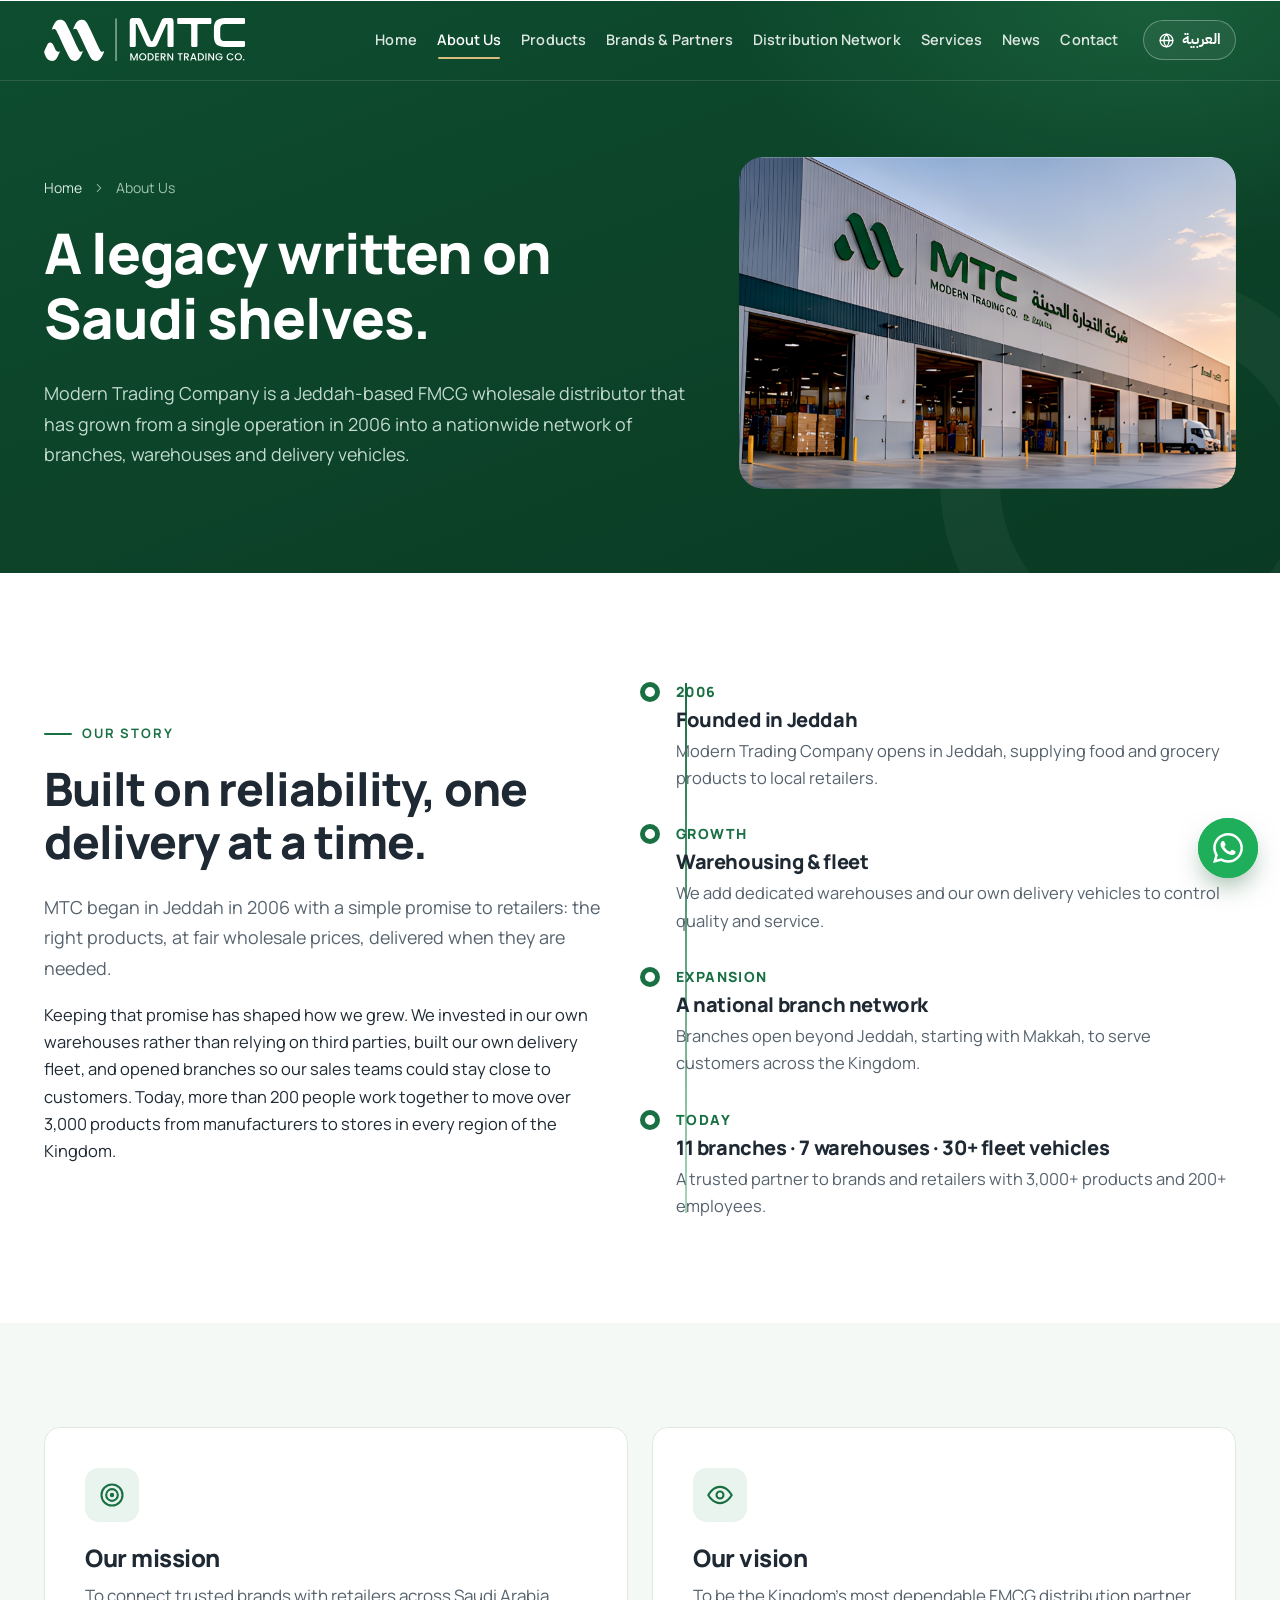
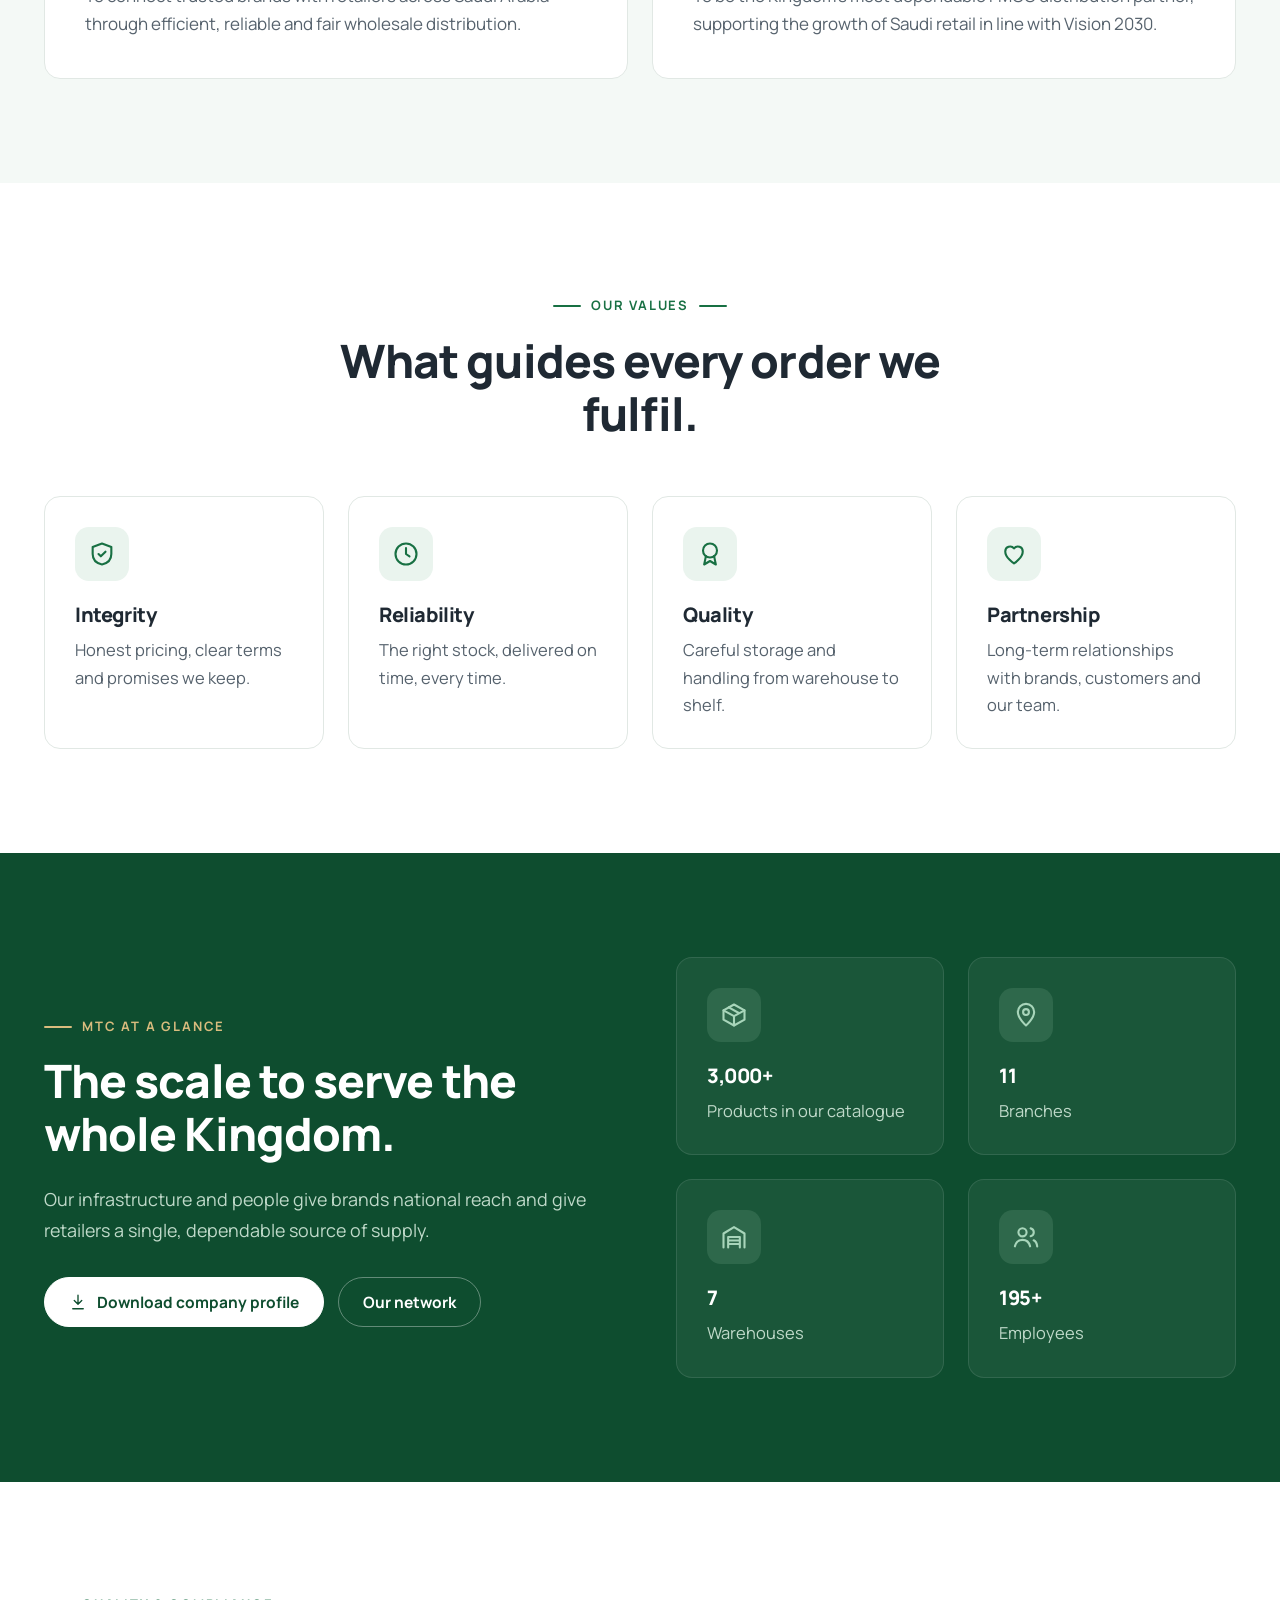
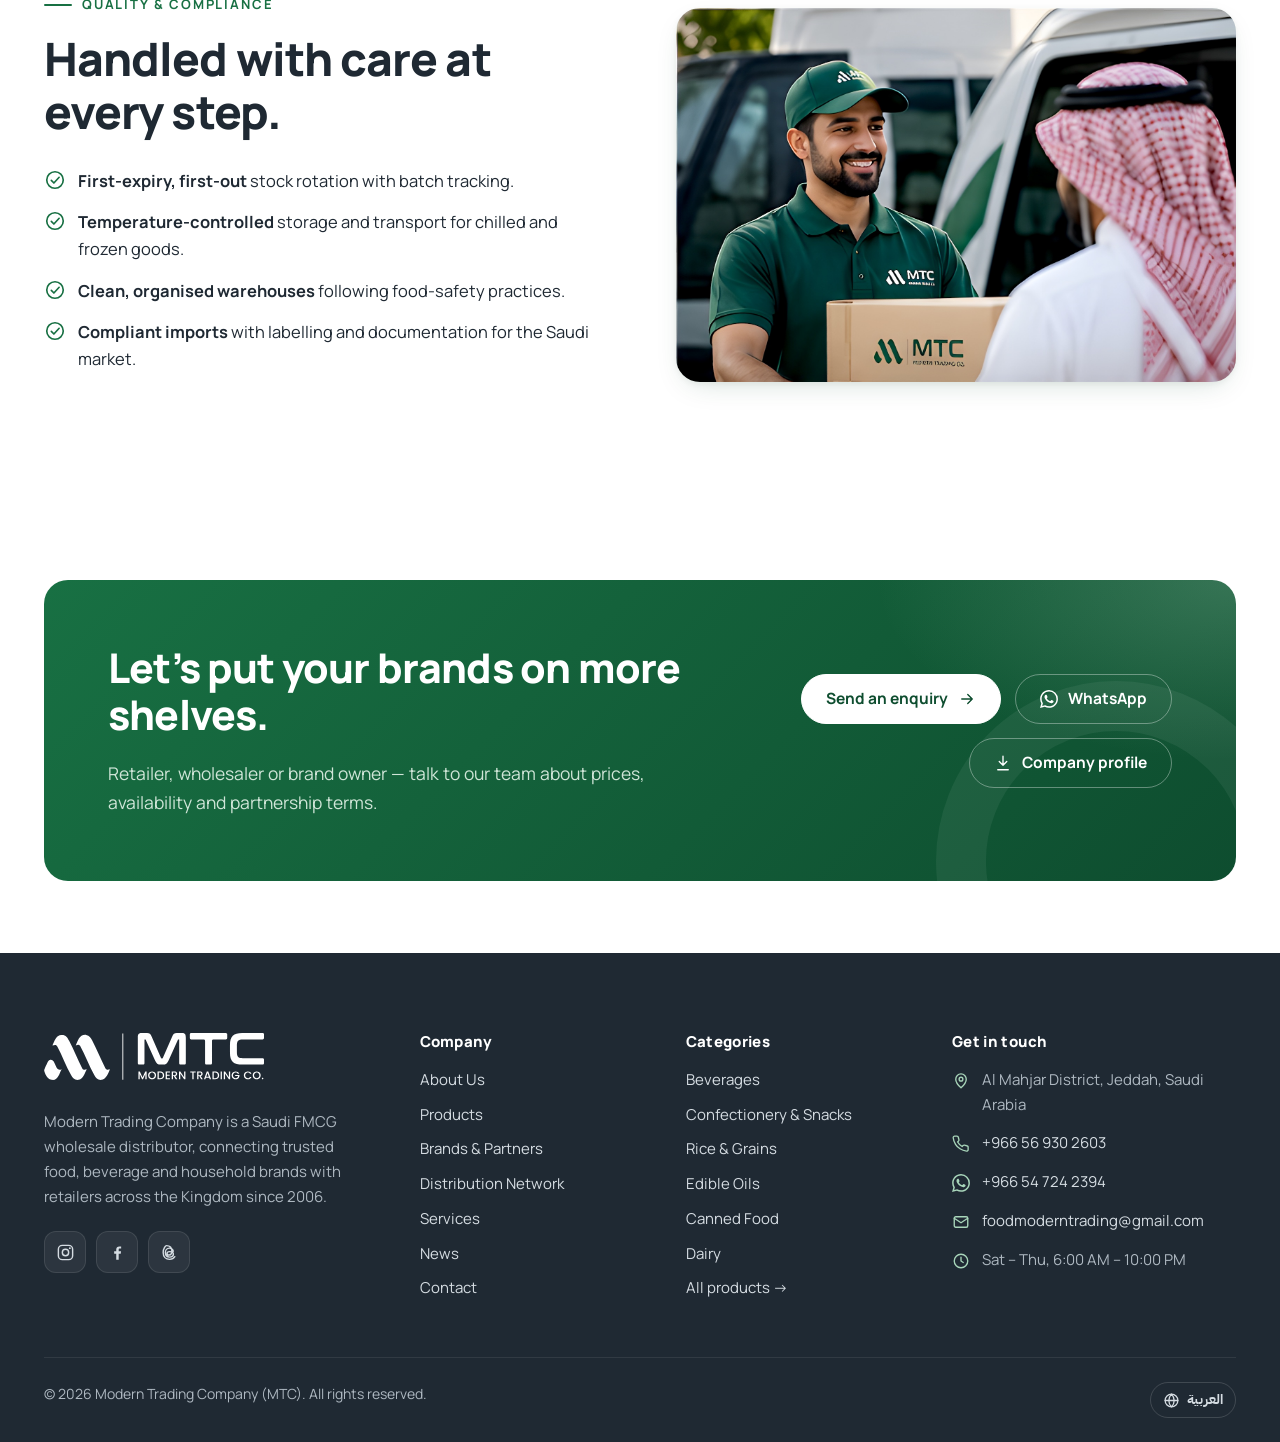
<file: about.html>
<!doctype html>
<html lang="en" dir="ltr">
<head>
  <meta charset="utf-8">
  <meta name="viewport" content="width=device-width, initial-scale=1">
  <title data-ar="من نحن | شركة التجارة الحديثة">About Us | Modern Trading Company (MTC)</title>
  <meta name="description" content="Founded in Jeddah in 2006, Modern Trading Company has grown into a nationwide FMCG distributor with 11 branches, 7 warehouses and 200+ employees.">
  <meta name="theme-color" content="#0E4D2F">
  <link rel="canonical" href="https://www.foodmoderntrading.com/about.html">
  <meta property="og:type" content="website">
  <meta property="og:site_name" content="Modern Trading Company (MTC)">
  <meta property="og:title" content="About Us | Modern Trading Company (MTC)">
  <meta property="og:description" content="Founded in Jeddah in 2006, Modern Trading Company has grown into a nationwide FMCG distributor with 11 branches, 7 warehouses and 200+ employees.">
  <meta property="og:locale" content="en_US">
  <meta property="og:locale:alternate" content="ar_SA">
  <meta property="og:url" content="https://www.foodmoderntrading.com/about.html">
  <meta property="og:image" content="https://www.foodmoderntrading.com/img/og-image.png">
  <meta property="og:image:width" content="1200">
  <meta property="og:image:height" content="630">
  <meta name="twitter:card" content="summary_large_image">
  <link rel="icon" href="img/favicon.svg" type="image/svg+xml">
  <link rel="preconnect" href="https://fonts.googleapis.com">
  <link rel="preconnect" href="https://fonts.gstatic.com" crossorigin>
  <link href="https://fonts.googleapis.com/css2?family=IBM+Plex+Sans+Arabic:wght@400;500;600;700&family=Manrope:wght@400;500;600;700;800&display=swap" rel="stylesheet">
  <link rel="stylesheet" href="css/style.css?v=20261126i">
  <script>(function(){var d=document.documentElement;d.className+=" js";try{var q=new URLSearchParams(location.search).get("lang");var l=q||localStorage.getItem("mtc-lang");if(l==="ar"){d.lang="ar";d.dir="rtl";}}catch(e){}})();</script>
</head>
<body>
<a class="skip-link" href="#main"><span lang="en">Skip to content</span><span lang="ar">انتقل إلى المحتوى</span></a>
<header class="site-header is-overlay">
  <div class="container header-inner">
    <a class="brand" href="index.html" aria-label="Modern Trading Company — home" data-ar-aria-label="شركة التجارة الحديثة — الصفحة الرئيسية">
      <img class="logo-dark" src="img/logo/mtc-logo.svg" alt="Modern Trading Company (MTC)" data-ar-alt="شركة التجارة الحديثة" width="383" height="84">
      <img class="logo-light" src="img/logo/mtc-logo-white.svg" alt="" aria-hidden="true" width="383" height="84">
    </a>
    <nav class="main-nav" id="main-nav" aria-label="Main" data-ar-aria-label="القائمة الرئيسية">
      <ul>
      <li><a href="index.html"><span lang="en">Home</span><span lang="ar">الرئيسية</span></a></li>
          <li><a href="about.html" aria-current="page"><span lang="en">About Us</span><span lang="ar">من نحن</span></a></li>
          <li><a href="products.html"><span lang="en">Products</span><span lang="ar">المنتجات</span></a></li>
          <li><a href="brands.html"><span lang="en">Brands &amp; Partners</span><span lang="ar">العلامات والشركاء</span></a></li>
          <li><a href="network.html"><span lang="en">Distribution Network</span><span lang="ar">شبكة التوزيع</span></a></li>
          <li><a href="services.html"><span lang="en">Services</span><span lang="ar">الخدمات</span></a></li>
          <li><a href="news.html"><span lang="en">News</span><span lang="ar">الأخبار</span></a></li>
          <li><a href="contact.html"><span lang="en">Contact</span><span lang="ar">اتصل بنا</span></a></li>
      </ul>
      <div class="nav-cta">
        <a class="btn" href="contact.html#wholesale"><span lang="en">Wholesale enquiry</span><span lang="ar">طلب أسعار الجملة</span></a>
        <a class="btn btn-wa" href="https://wa.me/966547242394?text=Hello%20MTC%2C%20I%20have%20a%20wholesale%20enquiry." target="_blank" rel="noopener"><svg viewBox="0 0 24 24" aria-hidden="true" focusable="false"><path fill="currentColor" d="M17.47 14.38c-.3-.15-1.76-.87-2.03-.97-.27-.1-.47-.15-.67.15-.2.3-.77.97-.94 1.16-.17.2-.35.22-.64.08-.3-.15-1.26-.47-2.39-1.48-.88-.79-1.48-1.76-1.65-2.06-.17-.3-.02-.46.13-.6.13-.14.3-.35.45-.52.15-.18.2-.3.3-.5.1-.2.05-.37-.03-.52-.07-.15-.67-1.61-.92-2.2-.24-.58-.49-.5-.67-.51h-.57c-.2 0-.52.07-.79.37-.27.3-1.04 1.02-1.04 2.48s1.07 2.88 1.21 3.07c.15.2 2.1 3.2 5.08 4.49.71.31 1.26.49 1.7.63.71.22 1.36.19 1.87.12.57-.09 1.76-.72 2-1.41.25-.7.25-1.29.18-1.41-.08-.13-.27-.2-.57-.35m-5.42 7.4h-.01a9.87 9.87 0 0 1-5.03-1.38l-.36-.21-3.74.98 1-3.65-.24-.37a9.86 9.86 0 0 1-1.51-5.26c0-5.45 4.44-9.88 9.89-9.88 2.64 0 5.12 1.03 6.99 2.9a9.83 9.83 0 0 1 2.89 6.99c0 5.45-4.44 9.88-9.89 9.88m8.41-18.3A11.82 11.82 0 0 0 12.05 0C5.5 0 .16 5.34.16 11.89c0 2.1.55 4.14 1.59 5.95L.06 24l6.3-1.65a11.88 11.88 0 0 0 5.68 1.45h.01c6.55 0 11.89-5.34 11.89-11.89a11.82 11.82 0 0 0-3.48-8.41z"/></svg><span lang="en">WhatsApp us</span><span lang="ar">راسلنا واتساب</span></a>
      </div>
    </nav>
    <div class="header-actions">
      <button class="lang-toggle" type="button" aria-label="التبديل إلى العربية"><svg viewBox="0 0 24 24" fill="none" stroke="currentColor" stroke-width="1.8" stroke-linecap="round" stroke-linejoin="round" aria-hidden="true" focusable="false"><circle cx="12" cy="12" r="9"/><path d="M3 12h18M12 3c2.5 2.7 3.8 5.7 3.8 9s-1.3 6.3-3.8 9c-2.5-2.7-3.8-5.7-3.8-9S9.5 5.7 12 3z"/></svg><span class="lt-label">العربية</span></button>
      <a class="btn btn-sm" href="contact.html#wholesale"><span lang="en">Wholesale enquiry</span><span lang="ar">طلب أسعار الجملة</span></a>
      <button class="menu-btn" type="button" aria-expanded="false" aria-controls="main-nav" aria-label="Open menu" data-ar-aria-label="فتح القائمة"><span></span></button>
    </div>
  </div>
</header>

<main id="main">
<section class="page-hero"><div class="container page-hero-grid"><div><nav class="crumbs" aria-label="Breadcrumb" data-ar-aria-label="مسار التصفح"><a href="index.html"><span lang="en">Home</span><span lang="ar">الرئيسية</span></a><svg class="flip" viewBox="0 0 24 24" fill="none" stroke="currentColor" stroke-width="1.8" stroke-linecap="round" stroke-linejoin="round" aria-hidden="true" focusable="false"><path d="m9 6 6 6-6 6"/></svg><span aria-current="page"><span lang="en">About Us</span><span lang="ar">من نحن</span></span></nav><h1><span lang="en">A legacy written on Saudi shelves.</span><span lang="ar">إرثٌ تحكيه رفوف المتاجر السعودية.</span></h1><p class="lead"><span lang="en">Modern Trading Company is a Jeddah-based FMCG wholesale distributor that has grown from a single operation in 2006 into a nationwide network of branches, warehouses and delivery vehicles.</span><span lang="ar">شركة التجارة الحديثة موزّع جملة للسلع الاستهلاكية مقره جدة، نما من عملية واحدة عام 2006 إلى شبكة وطنية من الفروع والمستودعات ومركبات التوصيل.</span></p></div><div class="art reveal"><img src="img/photos/distribution-centre-sunset.jpg" alt="" width="1600" height="1067"></div></div></section>

<!-- ================= STORY ================= -->
<section class="section">
  <div class="container split">
    <div class="reveal">
      <p class="eyebrow"><span lang="en">Our story</span><span lang="ar">قصتنا</span></p>
      <h2 class="h2"><span lang="en">Built on reliability, one delivery at a time.</span><span lang="ar">بنينا ثقتنا بالاعتمادية، توصيلة تلو الأخرى.</span></h2>
      <p class="lead"><span lang="en">MTC began in Jeddah in 2006 with a simple promise to retailers: the right products, at fair wholesale prices, delivered when they are needed.</span><span lang="ar">بدأت الشركة في جدة عام 2006 بوعد بسيط لتجار التجزئة: المنتجات المناسبة، بأسعار جملة عادلة، تصل في الوقت الذي يحتاجونه.</span></p>
      <p><span lang="en">Keeping that promise has shaped how we grew. We invested in our own warehouses rather than relying on third parties, built our own delivery fleet, and opened branches so our sales teams could stay close to customers. Today, more than 200 people work together to move over 3,000 products from manufacturers to stores in every region of the Kingdom.</span><span lang="ar">الوفاء بهذا الوعد هو ما شكّل مسيرة نمونا. استثمرنا في مستودعات خاصة بنا بدل الاعتماد على أطراف أخرى، وبنينا أسطول توصيل خاصًا، وافتتحنا فروعًا لتبقى فرق مبيعاتنا قريبة من العملاء. واليوم يعمل أكثر من 200 موظف معًا لنقل أكثر من 3,000 منتج من المصنّعين إلى المتاجر في جميع مناطق المملكة.</span></p>
    </div>
    <div class="reveal d1">
      <ol class="timeline">
        <li><span class="yr">2006</span><h3><span lang="en">Founded in Jeddah</span><span lang="ar">التأسيس في جدة</span></h3><p><span lang="en">Modern Trading Company opens in Jeddah, supplying food and grocery products to local retailers.</span><span lang="ar">افتتاح شركة التجارة الحديثة في جدة لتوريد المواد الغذائية لتجار التجزئة المحليين.</span></p></li>
        <li><span class="yr"><span lang="en">GROWTH</span><span lang="ar">النمو</span></span><h3><span lang="en">Warehousing &amp; fleet</span><span lang="ar">المستودعات والأسطول</span></h3><p><span lang="en">We add dedicated warehouses and our own delivery vehicles to control quality and service.</span><span lang="ar">إضافة مستودعات مخصصة ومركبات توصيل خاصة للتحكم في الجودة والخدمة.</span></p></li>
        <li><span class="yr"><span lang="en">EXPANSION</span><span lang="ar">التوسع</span></span><h3><span lang="en">A national branch network</span><span lang="ar">شبكة فروع وطنية</span></h3><p><span lang="en">Branches open beyond Jeddah, starting with Makkah, to serve customers across the Kingdom.</span><span lang="ar">افتتاح فروع خارج جدة، بدءًا من مكة المكرمة، لخدمة العملاء في أنحاء المملكة.</span></p></li>
        <li><span class="yr"><span lang="en">TODAY</span><span lang="ar">اليوم</span></span><h3><span lang="en">11 branches · 7 warehouses · 30+ fleet vehicles</span><span lang="ar">11 فرعًا · 7 مستودعات · أكثر من 30 مركبة</span></h3><p><span lang="en">A trusted partner to brands and retailers with 3,000+ products and 200+ employees.</span><span lang="ar">شريك موثوق للعلامات التجارية وتجار التجزئة بأكثر من 3,000 منتج وأكثر من 200 موظف.</span></p></li>
      </ol>
    </div>
  </div>
</section>

<!-- ================= MISSION / VISION ================= -->
<section class="section tint">
  <div class="container">
    <div class="mv">
      <div class="card reveal"><div class="icon-box"><svg viewBox="0 0 24 24" fill="none" stroke="currentColor" stroke-width="1.8" stroke-linecap="round" stroke-linejoin="round" aria-hidden="true" focusable="false"><circle cx="12" cy="12" r="9"/><circle cx="12" cy="12" r="5"/><circle cx="12" cy="12" r="1"/></svg></div><h3><span lang="en">Our mission</span><span lang="ar">رسالتنا</span></h3><p><span lang="en">To connect trusted brands with retailers across Saudi Arabia through efficient, reliable and fair wholesale distribution.</span><span lang="ar">ربط العلامات التجارية الموثوقة بتجار التجزئة في جميع أنحاء المملكة من خلال توزيع جملة فعّال وموثوق وعادل.</span></p></div>
      <div class="card reveal d1"><div class="icon-box"><svg viewBox="0 0 24 24" fill="none" stroke="currentColor" stroke-width="1.8" stroke-linecap="round" stroke-linejoin="round" aria-hidden="true" focusable="false"><path d="M2 12s3.5-7 10-7 10 7 10 7-3.5 7-10 7S2 12 2 12z"/><circle cx="12" cy="12" r="3"/></svg></div><h3><span lang="en">Our vision</span><span lang="ar">رؤيتنا</span></h3><p><span lang="en">To be the Kingdom's most dependable FMCG distribution partner, supporting the growth of Saudi retail in line with Vision 2030.</span><span lang="ar">أن نكون شريك التوزيع الأكثر اعتمادية للسلع الاستهلاكية في المملكة، داعمين نمو قطاع التجزئة السعودي بما يتماشى مع رؤية 2030.</span></p></div>
    </div>
  </div>
</section>

<!-- ================= VALUES ================= -->
<section class="section">
  <div class="container">
    <div class="section-head center">
      <p class="eyebrow"><span lang="en">Our values</span><span lang="ar">قيمنا</span></p>
      <h2><span lang="en">What guides every order we fulfil.</span><span lang="ar">ما يوجّه كل طلب ننفذه.</span></h2>
    </div>
    <div class="grid g-4">
      <div class="card reveal"><div class="icon-box"><svg viewBox="0 0 24 24" fill="none" stroke="currentColor" stroke-width="1.8" stroke-linecap="round" stroke-linejoin="round" aria-hidden="true" focusable="false"><path d="M12 3l8 3v6c0 5-3.5 8-8 9-4.5-1-8-4-8-9V6z"/><path d="m9 12 2 2 4-4"/></svg></div><h3><span lang="en">Integrity</span><span lang="ar">النزاهة</span></h3><p><span lang="en">Honest pricing, clear terms and promises we keep.</span><span lang="ar">أسعار صادقة وشروط واضحة ووعود نفي بها.</span></p></div>
      <div class="card reveal d1"><div class="icon-box"><svg viewBox="0 0 24 24" fill="none" stroke="currentColor" stroke-width="1.8" stroke-linecap="round" stroke-linejoin="round" aria-hidden="true" focusable="false"><circle cx="12" cy="12" r="9"/><path d="M12 7v5l3 2"/></svg></div><h3><span lang="en">Reliability</span><span lang="ar">الاعتمادية</span></h3><p><span lang="en">The right stock, delivered on time, every time.</span><span lang="ar">المخزون الصحيح، يصل في موعده، في كل مرة.</span></p></div>
      <div class="card reveal d2"><div class="icon-box"><svg viewBox="0 0 24 24" fill="none" stroke="currentColor" stroke-width="1.8" stroke-linecap="round" stroke-linejoin="round" aria-hidden="true" focusable="false"><circle cx="12" cy="9" r="6"/><path d="m8.5 13.8-1.5 7.2 5-3 5 3-1.5-7.2"/></svg></div><h3><span lang="en">Quality</span><span lang="ar">الجودة</span></h3><p><span lang="en">Careful storage and handling from warehouse to shelf.</span><span lang="ar">عناية في التخزين والمناولة من المستودع إلى الرف.</span></p></div>
      <div class="card reveal d3"><div class="icon-box"><svg viewBox="0 0 24 24" fill="none" stroke="currentColor" stroke-width="1.8" stroke-linecap="round" stroke-linejoin="round" aria-hidden="true" focusable="false"><path d="M12 20s-7.5-4.6-7.5-10.2A4.2 4.2 0 0 1 12 7.2a4.2 4.2 0 0 1 7.5 2.6C19.5 15.4 12 20 12 20z"/></svg></div><h3><span lang="en">Partnership</span><span lang="ar">الشراكة</span></h3><p><span lang="en">Long-term relationships with brands, customers and our team.</span><span lang="ar">علاقات طويلة الأمد مع العلامات والعملاء وفريقنا.</span></p></div>
    </div>
  </div>
</section>

<!-- ================= NUMBERS ================= -->
<section class="section dark">
  <div class="container split">
    <div class="reveal">
      <p class="eyebrow light"><span lang="en">MTC at a glance</span><span lang="ar">الشركة في أرقام</span></p>
      <h2 class="h2"><span lang="en">The scale to serve the whole Kingdom.</span><span lang="ar">حجم أعمال يخدم المملكة بأكملها.</span></h2>
      <p class="lead"><span lang="en">Our infrastructure and people give brands national reach and give retailers a single, dependable source of supply.</span><span lang="ar">تمنح بنيتنا التحتية وفريقنا العلامات التجارية انتشارًا وطنيًا، وتمنح تجار التجزئة مصدر توريد واحدًا وموثوقًا.</span></p>
      <div class="btn-row" style="margin-top:32px">
        <a class="btn btn-light" href="docs/MTC-Company-Profile.pdf" download data-profile><svg viewBox="0 0 24 24" fill="none" stroke="currentColor" stroke-width="1.8" stroke-linecap="round" stroke-linejoin="round" aria-hidden="true" focusable="false"><path d="M12 3v12M7 10l5 5 5-5M5 21h14"/></svg><span lang="en">Download company profile</span><span lang="ar">تحميل الملف التعريفي</span></a>
        <a class="btn btn-ghost-light" href="network.html"><span lang="en">Our network</span><span lang="ar">شبكتنا</span></a>
      </div>
    </div>
    <div class="grid g-2 reveal d1">
      <div class="card on-dark"><div class="icon-box"><svg viewBox="0 0 24 24" fill="none" stroke="currentColor" stroke-width="1.8" stroke-linecap="round" stroke-linejoin="round" aria-hidden="true" focusable="false"><path d="M21 8 12 3 3 8v8l9 5 9-5z"/><path d="m3 8 9 5 9-5M12 13v8M7.5 5.5l9 5"/></svg></div><h3><span data-count="3000" data-suffix="+">3,000+</span></h3><p><span lang="en">Products in our catalogue</span><span lang="ar">منتج في الكتالوج</span></p></div>
      <div class="card on-dark"><div class="icon-box"><svg viewBox="0 0 24 24" fill="none" stroke="currentColor" stroke-width="1.8" stroke-linecap="round" stroke-linejoin="round" aria-hidden="true" focusable="false"><path d="M12 21s-7-6.2-7-11.5a7 7 0 0 1 14 0C19 14.8 12 21 12 21z"/><circle cx="12" cy="9.5" r="2.5"/></svg></div><h3><span data-count="11">11</span></h3><p><span lang="en">Branches</span><span lang="ar">فرعًا</span></p></div>
      <div class="card on-dark"><div class="icon-box"><svg viewBox="0 0 24 24" fill="none" stroke="currentColor" stroke-width="1.8" stroke-linecap="round" stroke-linejoin="round" aria-hidden="true" focusable="false"><path d="M3 21V9l9-5.5L21 9v12"/><path d="M7 21v-9h10v9M7 15h10M7 18h10"/></svg></div><h3><span data-count="7">7</span></h3><p><span lang="en">Warehouses</span><span lang="ar">مستودعات</span></p></div>
      <div class="card on-dark"><div class="icon-box"><svg viewBox="0 0 24 24" fill="none" stroke="currentColor" stroke-width="1.8" stroke-linecap="round" stroke-linejoin="round" aria-hidden="true" focusable="false"><circle cx="9" cy="8" r="3.5"/><path d="M2.5 20c.8-3.6 3.4-5.5 6.5-5.5s5.7 1.9 6.5 5.5M16 4.6a3.5 3.5 0 0 1 0 6.8M18.6 14.8c1.7.8 2.7 2.4 3 5.2"/></svg></div><h3><span data-count="200" data-suffix="+">200+</span></h3><p><span lang="en">Employees</span><span lang="ar">موظف</span></p></div>
    </div>
  </div>
</section>

<!-- ================= QUALITY ================= -->
<section class="section">
  <div class="container split rev">
    <div class="media reveal">
      <img src="img/photos/customer-delivery.jpg" width="1600" height="1067" loading="lazy" alt="MTC driver handing an order to a customer" data-ar-alt="مندوب الشركة يسلّم طلبية إلى أحد العملاء">
    </div>
    <div class="reveal d1">
      <p class="eyebrow"><span lang="en">Quality &amp; compliance</span><span lang="ar">الجودة والالتزام</span></p>
      <h2 class="h2"><span lang="en">Handled with care at every step.</span><span lang="ar">عناية في كل خطوة.</span></h2>
      <ul class="checklist">
        <li><svg viewBox="0 0 24 24" fill="none" stroke="currentColor" stroke-width="1.8" stroke-linecap="round" stroke-linejoin="round" aria-hidden="true" focusable="false"><circle cx="12" cy="12" r="9"/><path d="m8 12.5 2.8 2.8L16.5 9"/></svg><span><span lang="en"><strong>First-expiry, first-out</strong> stock rotation with batch tracking.</span><span lang="ar">تدوير المخزون بنظام <strong>الأقرب انتهاءً يُصرف أولًا</strong> مع تتبع الدفعات.</span></span></li>
        <li><svg viewBox="0 0 24 24" fill="none" stroke="currentColor" stroke-width="1.8" stroke-linecap="round" stroke-linejoin="round" aria-hidden="true" focusable="false"><circle cx="12" cy="12" r="9"/><path d="m8 12.5 2.8 2.8L16.5 9"/></svg><span><span lang="en"><strong>Temperature-controlled</strong> storage and transport for chilled and frozen goods.</span><span lang="ar">تخزين ونقل <strong>بتحكم في درجة الحرارة</strong> للمنتجات المبردة والمجمدة.</span></span></li>
        <li><svg viewBox="0 0 24 24" fill="none" stroke="currentColor" stroke-width="1.8" stroke-linecap="round" stroke-linejoin="round" aria-hidden="true" focusable="false"><circle cx="12" cy="12" r="9"/><path d="m8 12.5 2.8 2.8L16.5 9"/></svg><span><span lang="en"><strong>Clean, organised warehouses</strong> following food-safety practices.</span><span lang="ar"><strong>مستودعات نظيفة ومنظمة</strong> تتبع ممارسات سلامة الغذاء.</span></span></li>
        <li><svg viewBox="0 0 24 24" fill="none" stroke="currentColor" stroke-width="1.8" stroke-linecap="round" stroke-linejoin="round" aria-hidden="true" focusable="false"><circle cx="12" cy="12" r="9"/><path d="m8 12.5 2.8 2.8L16.5 9"/></svg><span><span lang="en"><strong>Compliant imports</strong> with labelling and documentation for the Saudi market.</span><span lang="ar"><strong>استيراد نظامي</strong> مع بطاقات بيانات ووثائق متوافقة مع السوق السعودي.</span></span></li>
      </ul>
    </div>
  </div>
</section>

<section class="section-sm">
  <div class="container">
    <div class="cta-band reveal">
      <div>
        <h2><span lang="en">Let’s put your brands on more shelves.</span><span lang="ar">لنضع علاماتك التجارية على مزيد من الرفوف.</span></h2>
        <p><span lang="en">Retailer, wholesaler or brand owner — talk to our team about prices, availability and partnership terms.</span><span lang="ar">سواء كنت تاجر تجزئة أو جملة أو مالك علامة تجارية — تحدث مع فريقنا عن الأسعار والتوفر وشروط الشراكة.</span></p>
      </div>
      <div class="btn-row">
        <a class="btn btn-light" href="contact.html#wholesale"><span lang="en">Send an enquiry</span><span lang="ar">أرسل استفسارك</span><svg class="arrow" viewBox="0 0 24 24" fill="none" stroke="currentColor" stroke-width="1.8" stroke-linecap="round" stroke-linejoin="round" aria-hidden="true" focusable="false"><path d="M5 12h14M13 6l6 6-6 6"/></svg></a>
        <a class="btn btn-ghost-light" href="https://wa.me/966547242394?text=Hello%20MTC%2C%20I%20have%20a%20wholesale%20enquiry." target="_blank" rel="noopener"><svg viewBox="0 0 24 24" aria-hidden="true" focusable="false"><path fill="currentColor" d="M17.47 14.38c-.3-.15-1.76-.87-2.03-.97-.27-.1-.47-.15-.67.15-.2.3-.77.97-.94 1.16-.17.2-.35.22-.64.08-.3-.15-1.26-.47-2.39-1.48-.88-.79-1.48-1.76-1.65-2.06-.17-.3-.02-.46.13-.6.13-.14.3-.35.45-.52.15-.18.2-.3.3-.5.1-.2.05-.37-.03-.52-.07-.15-.67-1.61-.92-2.2-.24-.58-.49-.5-.67-.51h-.57c-.2 0-.52.07-.79.37-.27.3-1.04 1.02-1.04 2.48s1.07 2.88 1.21 3.07c.15.2 2.1 3.2 5.08 4.49.71.31 1.26.49 1.7.63.71.22 1.36.19 1.87.12.57-.09 1.76-.72 2-1.41.25-.7.25-1.29.18-1.41-.08-.13-.27-.2-.57-.35m-5.42 7.4h-.01a9.87 9.87 0 0 1-5.03-1.38l-.36-.21-3.74.98 1-3.65-.24-.37a9.86 9.86 0 0 1-1.51-5.26c0-5.45 4.44-9.88 9.89-9.88 2.64 0 5.12 1.03 6.99 2.9a9.83 9.83 0 0 1 2.89 6.99c0 5.45-4.44 9.88-9.89 9.88m8.41-18.3A11.82 11.82 0 0 0 12.05 0C5.5 0 .16 5.34.16 11.89c0 2.1.55 4.14 1.59 5.95L.06 24l6.3-1.65a11.88 11.88 0 0 0 5.68 1.45h.01c6.55 0 11.89-5.34 11.89-11.89a11.82 11.82 0 0 0-3.48-8.41z"/></svg><span lang="en">WhatsApp</span><span lang="ar">واتساب</span></a>
        <a class="btn btn-ghost-light" href="docs/MTC-Company-Profile.pdf" download data-profile><svg viewBox="0 0 24 24" fill="none" stroke="currentColor" stroke-width="1.8" stroke-linecap="round" stroke-linejoin="round" aria-hidden="true" focusable="false"><path d="M12 3v12M7 10l5 5 5-5M5 21h14"/></svg><span lang="en">Company profile</span><span lang="ar">الملف التعريفي</span></a>
      </div>
    </div>
  </div>
</section>


</main>
<footer class="site-footer">
  <div class="container">
    <div class="footer-grid">
      <div class="footer-brand">
        <a class="footer-logo" href="index.html"><img src="img/logo/mtc-logo-white.svg" alt="Modern Trading Company (MTC)" data-ar-alt="شركة التجارة الحديثة" width="383" height="84" loading="lazy"></a>
        <p><span lang="en">Modern Trading Company is a Saudi FMCG wholesale distributor, connecting trusted food, beverage and household brands with retailers across the Kingdom since 2006.</span><span lang="ar">شركة التجارة الحديثة موزّع جملة سعودي للسلع الاستهلاكية سريعة الدوران، تربط العلامات الموثوقة في الأغذية والمشروبات والمنتجات المنزلية بتجار التجزئة في جميع أنحاء المملكة منذ عام 2006.</span></p>
        <div class="social">
  <a href="https://www.instagram.com/foodmodernksa" target="_blank" rel="noopener" aria-label="Instagram"><svg viewBox="0 0 24 24" aria-hidden="true" focusable="false"><rect x="3" y="3" width="18" height="18" rx="5" fill="none" stroke="currentColor" stroke-width="1.8"/><circle cx="12" cy="12" r="4" fill="none" stroke="currentColor" stroke-width="1.8"/><circle cx="17.5" cy="6.5" r="1.2" fill="currentColor"/></svg></a>
  <a href="https://www.facebook.com/share/1R57ckr96M/" target="_blank" rel="noopener" aria-label="Facebook"><svg viewBox="0 0 24 24" aria-hidden="true" focusable="false"><path fill="currentColor" d="M13.5 21v-7.5h2.6l.4-3h-3V8.6c0-.9.3-1.5 1.5-1.5h1.6V4.4c-.3 0-1.2-.1-2.3-.1-2.3 0-3.9 1.4-3.9 4v2.2H7.8v3h2.6V21z"/></svg></a>
  <a href="https://www.threads.com/@foodmodernksa" target="_blank" rel="noopener" aria-label="Threads"><svg viewBox="0 0 24 24" aria-hidden="true" focusable="false"><path fill="none" stroke="currentColor" stroke-width="1.8" stroke-linecap="round" d="M16.8 10.4c-.6-2.6-2.4-3.9-4.8-3.9-3.2 0-5.2 2.4-5.2 5.6 0 3.4 2 5.7 5.4 5.7 2.7 0 4.7-1.5 4.7-3.8 0-2.5-2.4-3.3-5-3.1-1.8.1-3 1-3 2.3 0 1.3 1.1 2 2.5 2 2.4 0 3.6-1.8 3.6-5 0-4.2-2.6-6.9-7-6.9C7.4 3.3 4 6.6 4 12s3.3 8.7 8.1 8.7c3 0 5.3-1.2 6.6-3.4"/></svg></a>
  <!-- LinkedIn: add the company page URL, then remove the comment marks
  <a href="https://www.linkedin.com/company/YOUR-PAGE" target="_blank" rel="noopener" aria-label="LinkedIn"><svg viewBox="0 0 24 24" aria-hidden="true" focusable="false"><path fill="currentColor" d="M6.9 8.8H3.6V20h3.3zM5.2 3.5a1.9 1.9 0 1 0 0 3.8 1.9 1.9 0 0 0 0-3.8zM20.4 13.6c0-3-1.6-5-4.3-5-1.5 0-2.5.8-3 1.6V8.8H9.9V20h3.3v-5.6c0-1.5.3-2.9 2-2.9 1.8 0 1.9 1.7 1.9 3V20h3.3z"/></svg></a> -->
</div>

      </div>
      <div>
        <h4><span lang="en">Company</span><span lang="ar">الشركة</span></h4>
        <ul class="footer-links"><li><a href="about.html"><span lang="en">About Us</span><span lang="ar">من نحن</span></a></li><li><a href="products.html"><span lang="en">Products</span><span lang="ar">المنتجات</span></a></li><li><a href="brands.html"><span lang="en">Brands &amp; Partners</span><span lang="ar">العلامات والشركاء</span></a></li><li><a href="network.html"><span lang="en">Distribution Network</span><span lang="ar">شبكة التوزيع</span></a></li><li><a href="services.html"><span lang="en">Services</span><span lang="ar">الخدمات</span></a></li><li><a href="news.html"><span lang="en">News</span><span lang="ar">الأخبار</span></a></li><li><a href="contact.html"><span lang="en">Contact</span><span lang="ar">اتصل بنا</span></a></li></ul>
      </div>
      <div>
        <h4><span lang="en">Categories</span><span lang="ar">الفئات</span></h4>
        <ul class="footer-links"><li><a href="products.html#beverages"><span lang="en">Beverages</span><span lang="ar">المشروبات</span></a></li><li><a href="products.html#confectionery"><span lang="en">Confectionery &amp; Snacks</span><span lang="ar">الحلويات والوجبات الخفيفة</span></a></li><li><a href="products.html#rice-grains"><span lang="en">Rice &amp; Grains</span><span lang="ar">الأرز والحبوب</span></a></li><li><a href="products.html#edible-oils"><span lang="en">Edible Oils</span><span lang="ar">زيوت الطعام</span></a></li><li><a href="products.html#canned"><span lang="en">Canned Food</span><span lang="ar">الأغذية المعلبة</span></a></li><li><a href="products.html#dairy"><span lang="en">Dairy</span><span lang="ar">الألبان</span></a></li><li><a href="products.html"><span lang="en">All products →</span><span lang="ar">جميع المنتجات ←</span></a></li></ul>
      </div>
      <div>
        <h4><span lang="en">Get in touch</span><span lang="ar">تواصل معنا</span></h4>
        <ul class="footer-contact">
          <li><svg viewBox="0 0 24 24" fill="none" stroke="currentColor" stroke-width="1.8" stroke-linecap="round" stroke-linejoin="round" aria-hidden="true" focusable="false"><path d="M12 21s-7-6.2-7-11.5a7 7 0 0 1 14 0C19 14.8 12 21 12 21z"/><circle cx="12" cy="9.5" r="2.5"/></svg><span><span lang="en">Al Mahjar District, Jeddah, Saudi Arabia</span><span lang="ar">حي المحجر، جدة، المملكة العربية السعودية</span></span></li>
          <li><svg viewBox="0 0 24 24" fill="none" stroke="currentColor" stroke-width="1.8" stroke-linecap="round" stroke-linejoin="round" aria-hidden="true" focusable="false"><path d="M21.5 16.6v2.9a2 2 0 0 1-2.2 2 19.8 19.8 0 0 1-8.6-3.1 19.5 19.5 0 0 1-6-6A19.8 19.8 0 0 1 1.6 3.7 2 2 0 0 1 3.6 1.5h2.9a2 2 0 0 1 2 1.7c.1.9.4 1.8.7 2.7a2 2 0 0 1-.5 2.1L7.5 9.3a16 16 0 0 0 6 6l1.3-1.3a2 2 0 0 1 2.1-.4c.9.3 1.8.6 2.7.7a2 2 0 0 1 1.9 2.3z"/></svg><a class="ltr" href="tel:+966569302603">+966 56 930 2603</a></li>
          <li><svg viewBox="0 0 24 24" aria-hidden="true" focusable="false"><path fill="currentColor" d="M17.47 14.38c-.3-.15-1.76-.87-2.03-.97-.27-.1-.47-.15-.67.15-.2.3-.77.97-.94 1.16-.17.2-.35.22-.64.08-.3-.15-1.26-.47-2.39-1.48-.88-.79-1.48-1.76-1.65-2.06-.17-.3-.02-.46.13-.6.13-.14.3-.35.45-.52.15-.18.2-.3.3-.5.1-.2.05-.37-.03-.52-.07-.15-.67-1.61-.92-2.2-.24-.58-.49-.5-.67-.51h-.57c-.2 0-.52.07-.79.37-.27.3-1.04 1.02-1.04 2.48s1.07 2.88 1.21 3.07c.15.2 2.1 3.2 5.08 4.49.71.31 1.26.49 1.7.63.71.22 1.36.19 1.87.12.57-.09 1.76-.72 2-1.41.25-.7.25-1.29.18-1.41-.08-.13-.27-.2-.57-.35m-5.42 7.4h-.01a9.87 9.87 0 0 1-5.03-1.38l-.36-.21-3.74.98 1-3.65-.24-.37a9.86 9.86 0 0 1-1.51-5.26c0-5.45 4.44-9.88 9.89-9.88 2.64 0 5.12 1.03 6.99 2.9a9.83 9.83 0 0 1 2.89 6.99c0 5.45-4.44 9.88-9.89 9.88m8.41-18.3A11.82 11.82 0 0 0 12.05 0C5.5 0 .16 5.34.16 11.89c0 2.1.55 4.14 1.59 5.95L.06 24l6.3-1.65a11.88 11.88 0 0 0 5.68 1.45h.01c6.55 0 11.89-5.34 11.89-11.89a11.82 11.82 0 0 0-3.48-8.41z"/></svg><a class="ltr" href="https://wa.me/966547242394?text=Hello%20MTC%2C%20I%20have%20an%20enquiry." target="_blank" rel="noopener">+966 54 724 2394</a></li>
          <li><svg viewBox="0 0 24 24" fill="none" stroke="currentColor" stroke-width="1.8" stroke-linecap="round" stroke-linejoin="round" aria-hidden="true" focusable="false"><rect x="3" y="5" width="18" height="14" rx="2"/><path d="m3 7 9 6 9-6"/></svg><a href="mailto:foodmoderntrading@gmail.com">foodmoderntrading@gmail.com</a></li>
          <li><svg viewBox="0 0 24 24" fill="none" stroke="currentColor" stroke-width="1.8" stroke-linecap="round" stroke-linejoin="round" aria-hidden="true" focusable="false"><circle cx="12" cy="12" r="9"/><path d="M12 7v5l3 2"/></svg><span><span lang="en">Sat – Thu, 6:00 AM – 10:00 PM</span><span lang="ar">السبت – الخميس، 6:00 ص – 10:00 م</span></span></li>
        </ul>
      </div>
    </div>
    <div class="footer-bottom">
      <span>© <span data-year>2026</span> <span lang="en">Modern Trading Company (MTC). All rights reserved.</span><span lang="ar">شركة التجارة الحديثة. جميع الحقوق محفوظة.</span></span>
      <button class="lang-toggle" type="button" aria-label="التبديل إلى العربية"><svg viewBox="0 0 24 24" fill="none" stroke="currentColor" stroke-width="1.8" stroke-linecap="round" stroke-linejoin="round" aria-hidden="true" focusable="false"><circle cx="12" cy="12" r="9"/><path d="M3 12h18M12 3c2.5 2.7 3.8 5.7 3.8 9s-1.3 6.3-3.8 9c-2.5-2.7-3.8-5.7-3.8-9S9.5 5.7 12 3z"/></svg><span class="lt-label">العربية</span></button>
    </div>
  </div>
</footer>
<a class="wa-float" href="https://wa.me/966547242394?text=Hello%20MTC%2C%20I%20have%20a%20wholesale%20enquiry." target="_blank" rel="noopener" aria-label="Chat with MTC on WhatsApp" data-ar-aria-label="تواصل مع الشركة عبر واتساب"><svg viewBox="0 0 24 24" aria-hidden="true" focusable="false"><path fill="currentColor" d="M17.47 14.38c-.3-.15-1.76-.87-2.03-.97-.27-.1-.47-.15-.67.15-.2.3-.77.97-.94 1.16-.17.2-.35.22-.64.08-.3-.15-1.26-.47-2.39-1.48-.88-.79-1.48-1.76-1.65-2.06-.17-.3-.02-.46.13-.6.13-.14.3-.35.45-.52.15-.18.2-.3.3-.5.1-.2.05-.37-.03-.52-.07-.15-.67-1.61-.92-2.2-.24-.58-.49-.5-.67-.51h-.57c-.2 0-.52.07-.79.37-.27.3-1.04 1.02-1.04 2.48s1.07 2.88 1.21 3.07c.15.2 2.1 3.2 5.08 4.49.71.31 1.26.49 1.7.63.71.22 1.36.19 1.87.12.57-.09 1.76-.72 2-1.41.25-.7.25-1.29.18-1.41-.08-.13-.27-.2-.57-.35m-5.42 7.4h-.01a9.87 9.87 0 0 1-5.03-1.38l-.36-.21-3.74.98 1-3.65-.24-.37a9.86 9.86 0 0 1-1.51-5.26c0-5.45 4.44-9.88 9.89-9.88 2.64 0 5.12 1.03 6.99 2.9a9.83 9.83 0 0 1 2.89 6.99c0 5.45-4.44 9.88-9.89 9.88m8.41-18.3A11.82 11.82 0 0 0 12.05 0C5.5 0 .16 5.34.16 11.89c0 2.1.55 4.14 1.59 5.95L.06 24l6.3-1.65a11.88 11.88 0 0 0 5.68 1.45h.01c6.55 0 11.89-5.34 11.89-11.89a11.82 11.82 0 0 0-3.48-8.41z"/></svg><span class="tip"><span lang="en">Chat on WhatsApp</span><span lang="ar">تواصل عبر واتساب</span></span></a>

<script src="js/main.js?v=20261126i" defer></script>
</body>
</html>
</file>
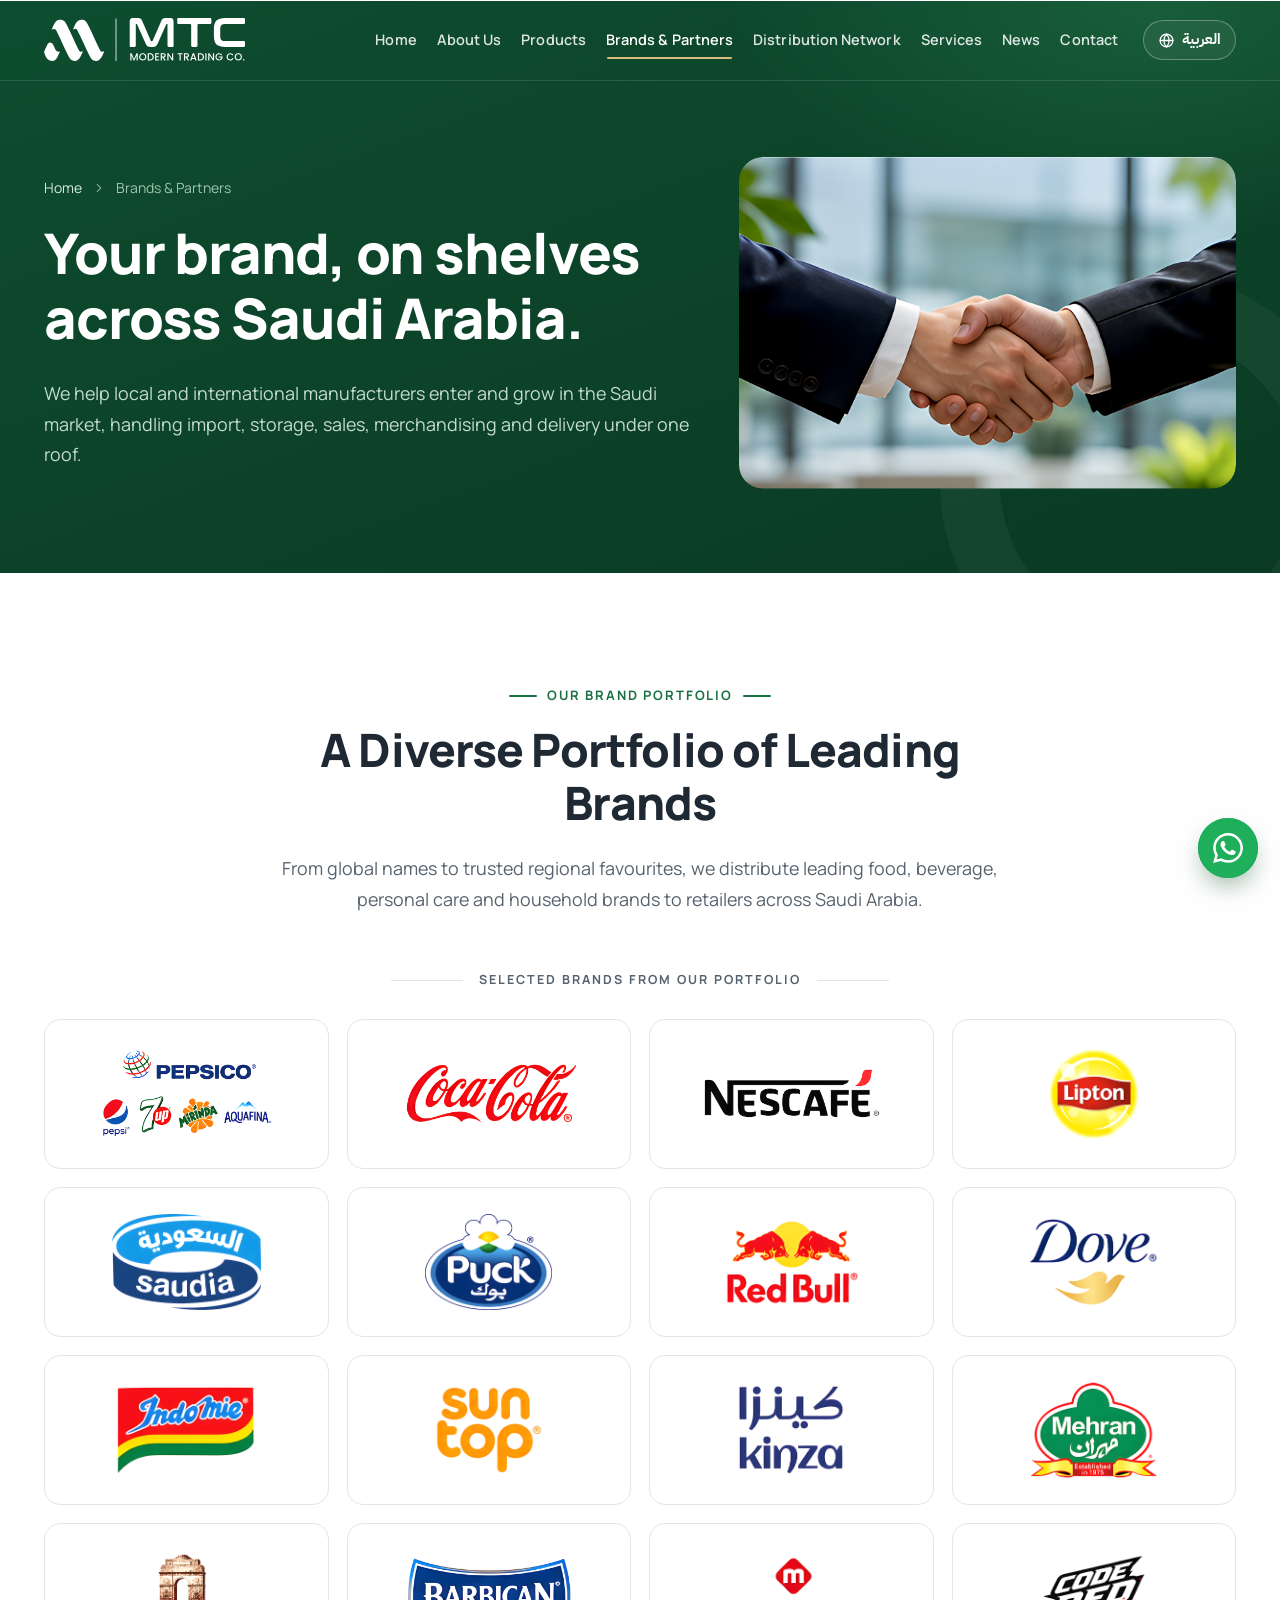
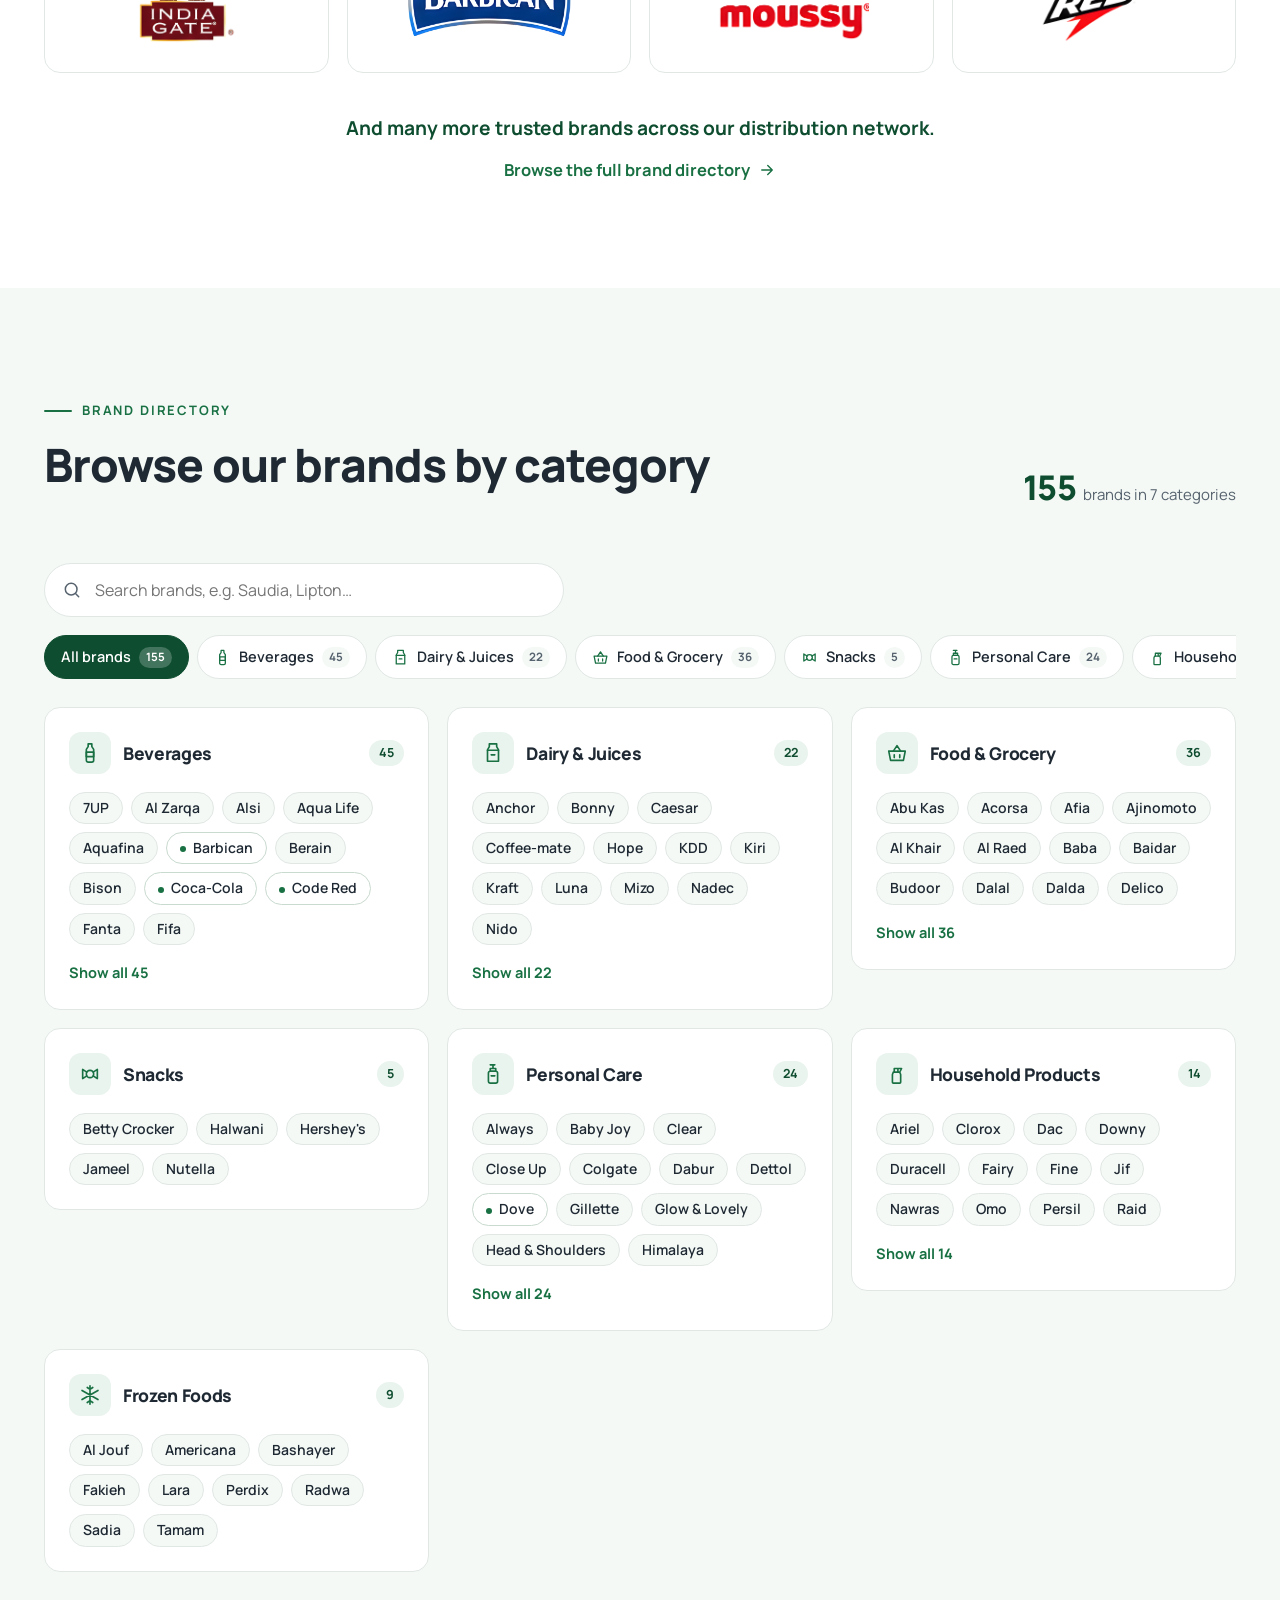
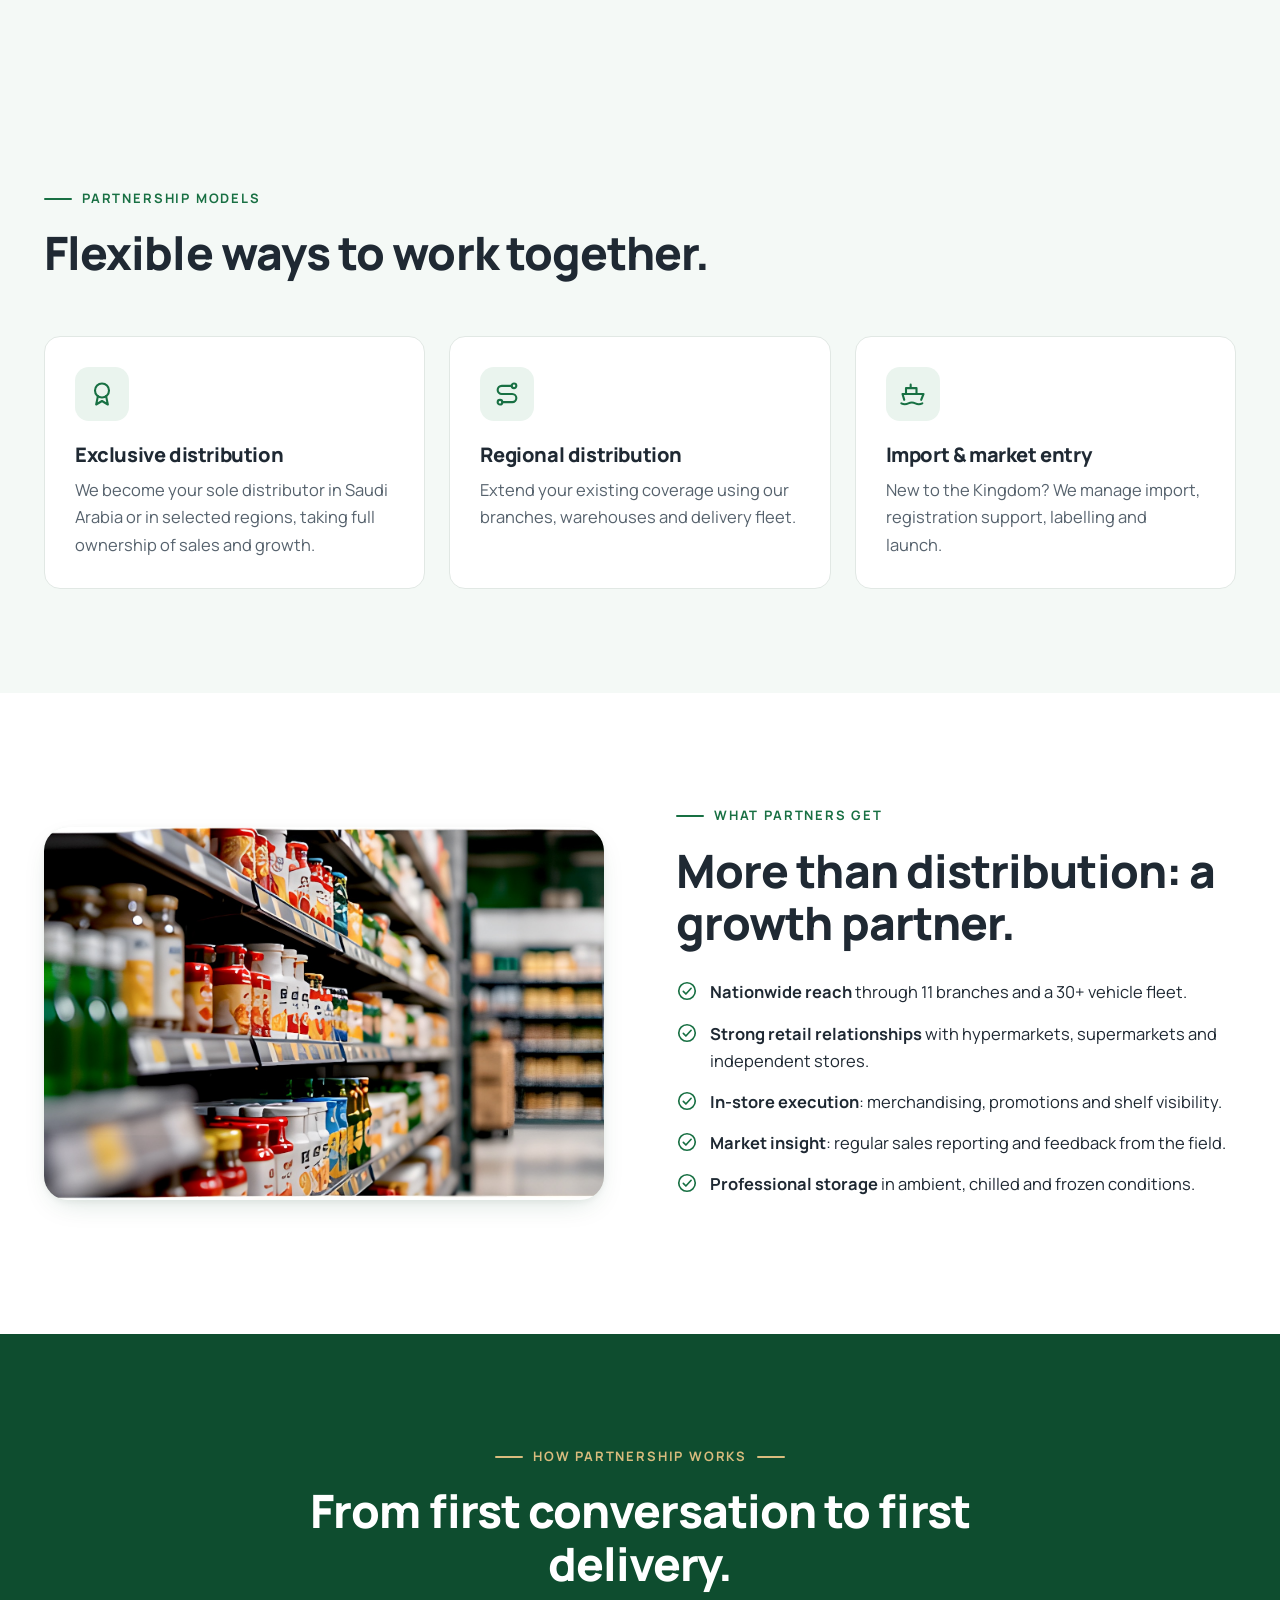
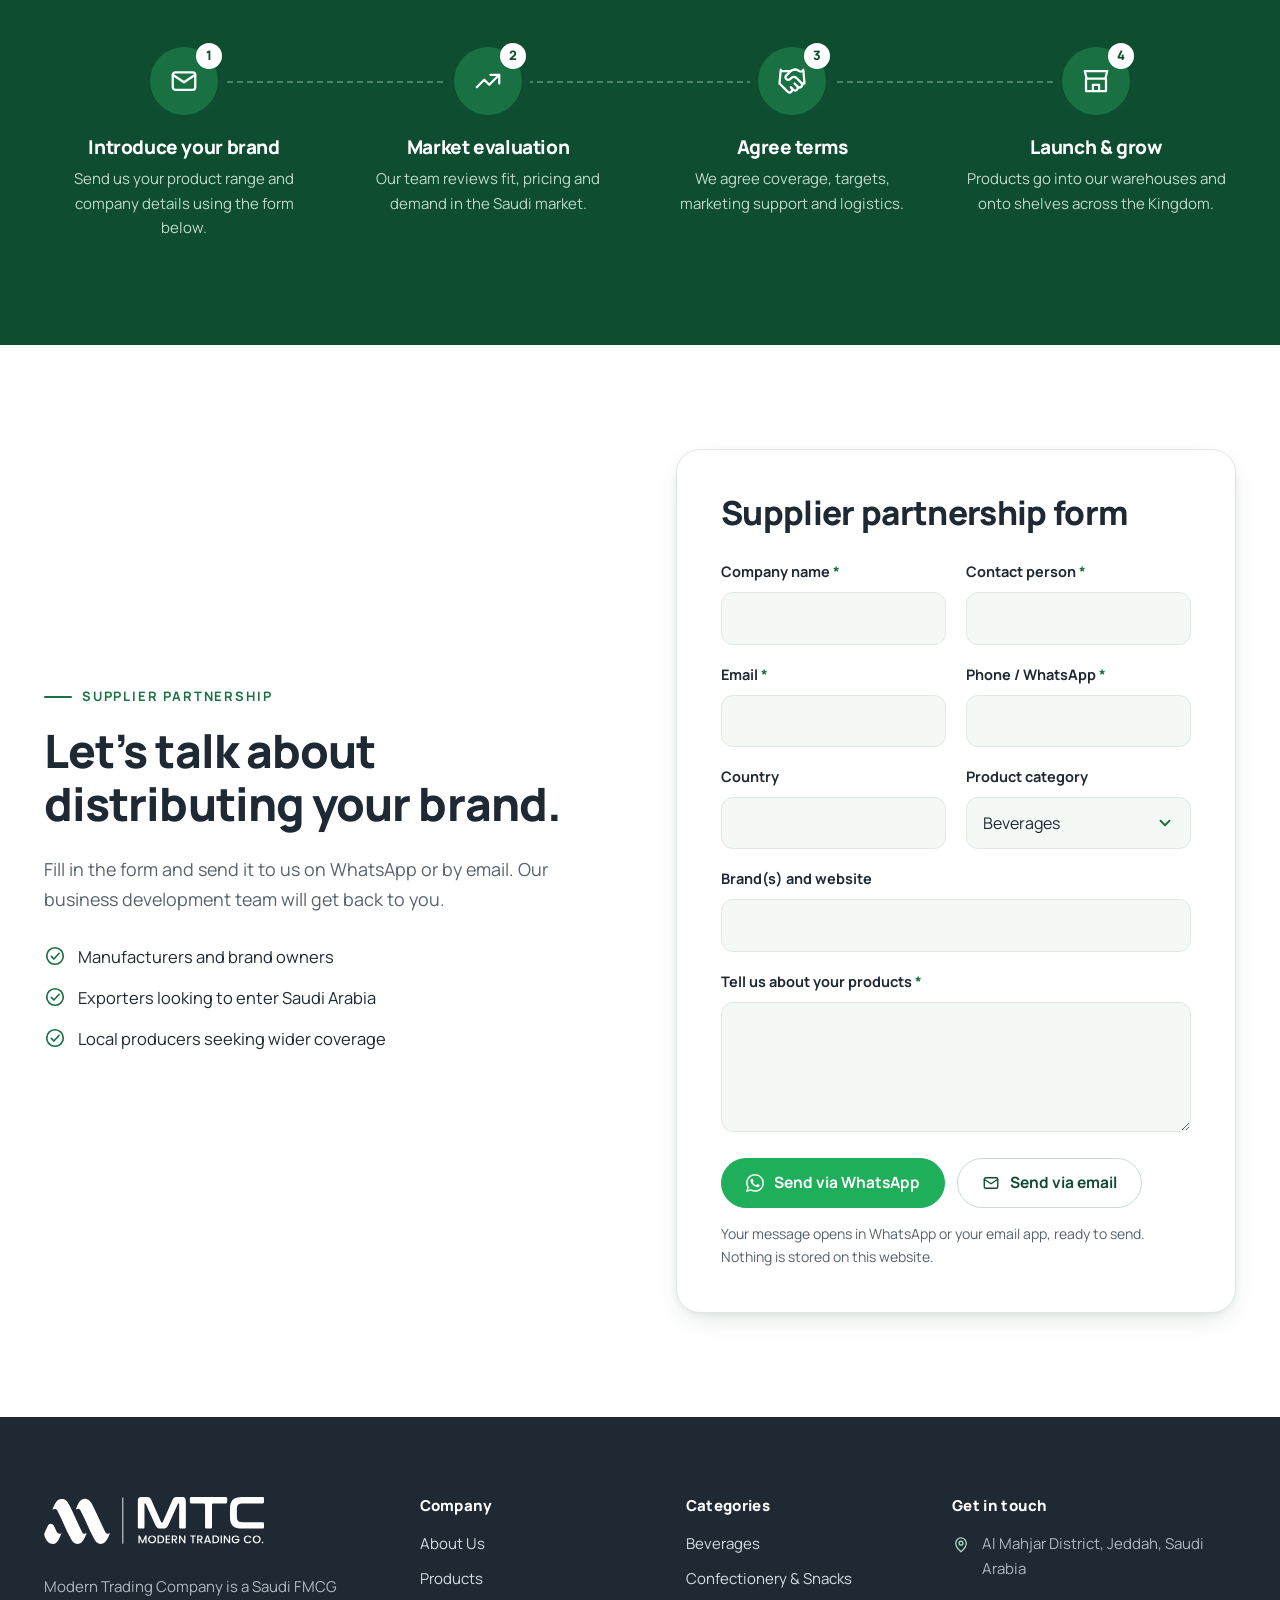
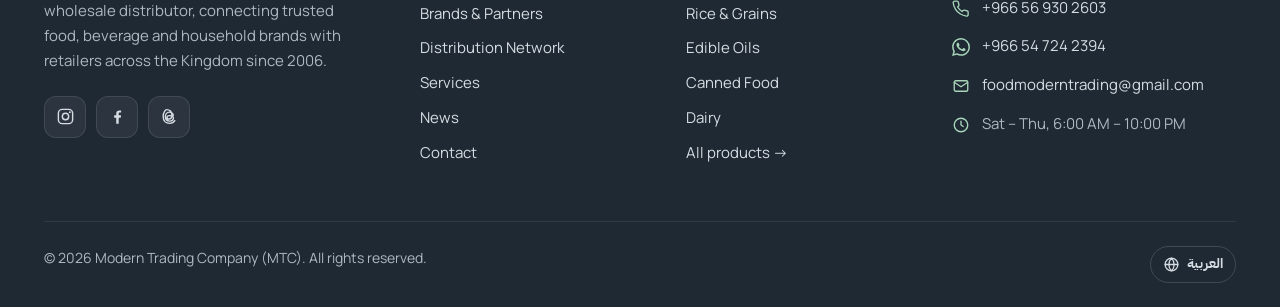
<file: brands.html>
<!doctype html>
<html lang="en" dir="ltr">
<head>
  <meta charset="utf-8">
  <meta name="viewport" content="width=device-width, initial-scale=1">
  <title data-ar="العلامات التجارية والشراكات | شركة التجارة الحديثة">Brands &amp; Partnerships | Modern Trading Company (MTC)</title>
  <meta name="description" content="Partner with MTC to distribute your brand across Saudi Arabia — import, warehousing, sales, merchandising and delivery under one roof.">
  <meta name="theme-color" content="#0E4D2F">
  <link rel="canonical" href="https://www.foodmoderntrading.com/brands.html">
  <meta property="og:type" content="website">
  <meta property="og:site_name" content="Modern Trading Company (MTC)">
  <meta property="og:title" content="Brands &amp; Partnerships | Modern Trading Company (MTC)">
  <meta property="og:description" content="Partner with MTC to distribute your brand across Saudi Arabia — import, warehousing, sales, merchandising and delivery under one roof.">
  <meta property="og:locale" content="en_US">
  <meta property="og:locale:alternate" content="ar_SA">
  <meta property="og:url" content="https://www.foodmoderntrading.com/brands.html">
  <meta property="og:image" content="https://www.foodmoderntrading.com/img/og-image.png">
  <meta property="og:image:width" content="1200">
  <meta property="og:image:height" content="630">
  <meta name="twitter:card" content="summary_large_image">
  <link rel="icon" href="img/favicon.svg" type="image/svg+xml">
  <link rel="preconnect" href="https://fonts.googleapis.com">
  <link rel="preconnect" href="https://fonts.gstatic.com" crossorigin>
  <link href="https://fonts.googleapis.com/css2?family=IBM+Plex+Sans+Arabic:wght@400;500;600;700&family=Manrope:wght@400;500;600;700;800&display=swap" rel="stylesheet">
  <link rel="stylesheet" href="css/style.css?v=20261126i">
  <script>(function(){var d=document.documentElement;d.className+=" js";try{var q=new URLSearchParams(location.search).get("lang");var l=q||localStorage.getItem("mtc-lang");if(l==="ar"){d.lang="ar";d.dir="rtl";}}catch(e){}})();</script>
</head>
<body>
<a class="skip-link" href="#main"><span lang="en">Skip to content</span><span lang="ar">انتقل إلى المحتوى</span></a>
<header class="site-header is-overlay">
  <div class="container header-inner">
    <a class="brand" href="index.html" aria-label="Modern Trading Company — home" data-ar-aria-label="شركة التجارة الحديثة — الصفحة الرئيسية">
      <img class="logo-dark" src="img/logo/mtc-logo.svg" alt="Modern Trading Company (MTC)" data-ar-alt="شركة التجارة الحديثة" width="383" height="84">
      <img class="logo-light" src="img/logo/mtc-logo-white.svg" alt="" aria-hidden="true" width="383" height="84">
    </a>
    <nav class="main-nav" id="main-nav" aria-label="Main" data-ar-aria-label="القائمة الرئيسية">
      <ul>
      <li><a href="index.html"><span lang="en">Home</span><span lang="ar">الرئيسية</span></a></li>
          <li><a href="about.html"><span lang="en">About Us</span><span lang="ar">من نحن</span></a></li>
          <li><a href="products.html"><span lang="en">Products</span><span lang="ar">المنتجات</span></a></li>
          <li><a href="brands.html" aria-current="page"><span lang="en">Brands &amp; Partners</span><span lang="ar">العلامات والشركاء</span></a></li>
          <li><a href="network.html"><span lang="en">Distribution Network</span><span lang="ar">شبكة التوزيع</span></a></li>
          <li><a href="services.html"><span lang="en">Services</span><span lang="ar">الخدمات</span></a></li>
          <li><a href="news.html"><span lang="en">News</span><span lang="ar">الأخبار</span></a></li>
          <li><a href="contact.html"><span lang="en">Contact</span><span lang="ar">اتصل بنا</span></a></li>
      </ul>
      <div class="nav-cta">
        <a class="btn" href="contact.html#wholesale"><span lang="en">Wholesale enquiry</span><span lang="ar">طلب أسعار الجملة</span></a>
        <a class="btn btn-wa" href="https://wa.me/966547242394?text=Hello%20MTC%2C%20I%20have%20a%20wholesale%20enquiry." target="_blank" rel="noopener"><svg viewBox="0 0 24 24" aria-hidden="true" focusable="false"><path fill="currentColor" d="M17.47 14.38c-.3-.15-1.76-.87-2.03-.97-.27-.1-.47-.15-.67.15-.2.3-.77.97-.94 1.16-.17.2-.35.22-.64.08-.3-.15-1.26-.47-2.39-1.48-.88-.79-1.48-1.76-1.65-2.06-.17-.3-.02-.46.13-.6.13-.14.3-.35.45-.52.15-.18.2-.3.3-.5.1-.2.05-.37-.03-.52-.07-.15-.67-1.61-.92-2.2-.24-.58-.49-.5-.67-.51h-.57c-.2 0-.52.07-.79.37-.27.3-1.04 1.02-1.04 2.48s1.07 2.88 1.21 3.07c.15.2 2.1 3.2 5.08 4.49.71.31 1.26.49 1.7.63.71.22 1.36.19 1.87.12.57-.09 1.76-.72 2-1.41.25-.7.25-1.29.18-1.41-.08-.13-.27-.2-.57-.35m-5.42 7.4h-.01a9.87 9.87 0 0 1-5.03-1.38l-.36-.21-3.74.98 1-3.65-.24-.37a9.86 9.86 0 0 1-1.51-5.26c0-5.45 4.44-9.88 9.89-9.88 2.64 0 5.12 1.03 6.99 2.9a9.83 9.83 0 0 1 2.89 6.99c0 5.45-4.44 9.88-9.89 9.88m8.41-18.3A11.82 11.82 0 0 0 12.05 0C5.5 0 .16 5.34.16 11.89c0 2.1.55 4.14 1.59 5.95L.06 24l6.3-1.65a11.88 11.88 0 0 0 5.68 1.45h.01c6.55 0 11.89-5.34 11.89-11.89a11.82 11.82 0 0 0-3.48-8.41z"/></svg><span lang="en">WhatsApp us</span><span lang="ar">راسلنا واتساب</span></a>
      </div>
    </nav>
    <div class="header-actions">
      <button class="lang-toggle" type="button" aria-label="التبديل إلى العربية"><svg viewBox="0 0 24 24" fill="none" stroke="currentColor" stroke-width="1.8" stroke-linecap="round" stroke-linejoin="round" aria-hidden="true" focusable="false"><circle cx="12" cy="12" r="9"/><path d="M3 12h18M12 3c2.5 2.7 3.8 5.7 3.8 9s-1.3 6.3-3.8 9c-2.5-2.7-3.8-5.7-3.8-9S9.5 5.7 12 3z"/></svg><span class="lt-label">العربية</span></button>
      <a class="btn btn-sm" href="contact.html#wholesale"><span lang="en">Wholesale enquiry</span><span lang="ar">طلب أسعار الجملة</span></a>
      <button class="menu-btn" type="button" aria-expanded="false" aria-controls="main-nav" aria-label="Open menu" data-ar-aria-label="فتح القائمة"><span></span></button>
    </div>
  </div>
</header>

<main id="main">
<section class="page-hero"><div class="container page-hero-grid"><div><nav class="crumbs" aria-label="Breadcrumb" data-ar-aria-label="مسار التصفح"><a href="index.html"><span lang="en">Home</span><span lang="ar">الرئيسية</span></a><svg class="flip" viewBox="0 0 24 24" fill="none" stroke="currentColor" stroke-width="1.8" stroke-linecap="round" stroke-linejoin="round" aria-hidden="true" focusable="false"><path d="m9 6 6 6-6 6"/></svg><span aria-current="page"><span lang="en">Brands &amp; Partners</span><span lang="ar">العلامات والشركاء</span></span></nav><h1><span lang="en">Your brand, on shelves across Saudi Arabia.</span><span lang="ar">علامتك التجارية على الرفوف في كل أنحاء السعودية.</span></h1><p class="lead"><span lang="en">We help local and international manufacturers enter and grow in the Saudi market, handling import, storage, sales, merchandising and delivery under one roof.</span><span lang="ar">نساعد المصنّعين المحليين والدوليين على دخول السوق السعودي والنمو فيه، ونتولى الاستيراد والتخزين والبيع والعرض والتوصيل تحت سقف واحد.</span></p></div><div class="art reveal"><img src="img/photos/brand-partnership.jpg" alt="" width="1400" height="933"></div></div></section>

<!-- ================= BRAND PORTFOLIO =================
     Logos and the brand directory are built from js/brands-data.js.
     To add a brand or logo, edit that file only. -->
<section class="section portfolio" id="portfolio">
  <div class="container">
    <div class="section-head center">
      <p class="eyebrow"><span lang="en">Our brand portfolio</span><span lang="ar">محفظة علاماتنا التجارية</span></p>
      <h2><span lang="en">A Diverse Portfolio of Leading Brands</span><span lang="ar">محفظة متنوعة من العلامات التجارية الرائدة</span></h2>
      <p class="lead"><span lang="en">From global names to trusted regional favourites, we distribute leading food, beverage, personal care and household brands to retailers across Saudi Arabia.</span><span lang="ar">من العلامات العالمية إلى العلامات الإقليمية الموثوقة، نوزّع علامات رائدة في الأغذية والمشروبات والعناية الشخصية والمنتجات المنزلية لتجار التجزئة في جميع أنحاء المملكة العربية السعودية.</span></p>
    </div>

    <p class="portfolio-label"><span lang="en">Selected Brands from Our Portfolio</span><span lang="ar">مختارات من علاماتنا التجارية</span></p>
    <div class="logo-grid" data-brand-logos></div>

    <div class="portfolio-more">
      <p><span lang="en">And many more trusted brands across our distribution network.</span><span lang="ar">والمزيد من العلامات التجارية الموثوقة عبر شبكة التوزيع لدينا.</span></p>
      <a class="link-arrow" href="#brand-directory"><span lang="en">Browse the full brand directory</span><span lang="ar">تصفح دليل العلامات الكامل</span><svg viewBox="0 0 24 24" fill="none" stroke="currentColor" stroke-width="1.8" stroke-linecap="round" stroke-linejoin="round" aria-hidden="true" focusable="false"><path d="M5 12h14M13 6l6 6-6 6"/></svg></a>
    </div>
  </div>
</section>

<!-- ================= BRAND DIRECTORY ================= -->
<section class="section tint brand-directory" id="brand-directory">
  <div class="container">
    <div class="split-head">
      <div class="section-head">
        <p class="eyebrow"><span lang="en">Brand directory</span><span lang="ar">دليل العلامات</span></p>
        <h2><span lang="en">Browse our brands by category</span><span lang="ar">تصفح علاماتنا حسب الفئة</span></h2>
      </div>
      <p class="dir-total"><strong data-dir-total>150+</strong> <span lang="en">brands in <span data-dir-cats>7</span> categories</span><span lang="ar">علامة في <span data-dir-cats>7</span> فئات</span></p>
    </div>

    <div class="dir-tools">
      <label class="search">
        <svg viewBox="0 0 24 24" fill="none" stroke="currentColor" stroke-width="1.8" stroke-linecap="round" stroke-linejoin="round" aria-hidden="true" focusable="false"><circle cx="11" cy="11" r="7"/><path d="m20 20-3.5-3.5"/></svg>
        <span class="sr-only"><span lang="en">Search brands</span><span lang="ar">ابحث عن علامة</span></span>
        <input type="search" id="brand-search" autocomplete="off" placeholder="Search brands, e.g. Saudia, Lipton…" data-ar-placeholder="ابحث عن علامة، مثل: السعودية، ليبتون…">
      </label>
      <div class="chips" role="toolbar" aria-label="Filter brands by category" data-ar-aria-label="تصفية العلامات حسب الفئة" data-dir-chips></div>
    </div>

    <div class="dir-grid" data-dir-grid aria-live="polite"></div>
    <p class="dir-empty" data-dir-empty hidden><span lang="en">No brand matches your search. Ask us on WhatsApp — we may still supply it.</span><span lang="ar">لا توجد علامة تطابق بحثك. اسألنا عبر واتساب، فقد نوفرها.</span></p>
    <noscript><p class="dir-empty"><span lang="en">Please turn on JavaScript to see the brand directory.</span><span lang="ar">يرجى تفعيل جافاسكربت لعرض دليل العلامات.</span></p></noscript>
  </div>
</section>

<!-- ================= PARTNERSHIP MODELS ================= -->
<section class="section tint">
  <div class="container">
    <div class="section-head">
      <p class="eyebrow"><span lang="en">Partnership models</span><span lang="ar">نماذج الشراكة</span></p>
      <h2><span lang="en">Flexible ways to work together.</span><span lang="ar">طرق مرنة للعمل معًا.</span></h2>
    </div>
    <div class="grid g-3">
      <div class="card reveal"><div class="icon-box"><svg viewBox="0 0 24 24" fill="none" stroke="currentColor" stroke-width="1.8" stroke-linecap="round" stroke-linejoin="round" aria-hidden="true" focusable="false"><circle cx="12" cy="9" r="6"/><path d="m8.5 13.8-1.5 7.2 5-3 5 3-1.5-7.2"/></svg></div><h3><span lang="en">Exclusive distribution</span><span lang="ar">التوزيع الحصري</span></h3><p><span lang="en">We become your sole distributor in Saudi Arabia or in selected regions, taking full ownership of sales and growth.</span><span lang="ar">نصبح موزعك الوحيد في المملكة أو في مناطق محددة، ونتحمل المسؤولية الكاملة عن المبيعات والنمو.</span></p></div>
      <div class="card reveal d1"><div class="icon-box"><svg viewBox="0 0 24 24" fill="none" stroke="currentColor" stroke-width="1.8" stroke-linecap="round" stroke-linejoin="round" aria-hidden="true" focusable="false"><circle cx="6" cy="19" r="2"/><circle cx="18" cy="5" r="2"/><path d="M8 19h8.5a3.5 3.5 0 0 0 0-7h-9a3.5 3.5 0 0 1 0-7H16"/></svg></div><h3><span lang="en">Regional distribution</span><span lang="ar">التوزيع الإقليمي</span></h3><p><span lang="en">Extend your existing coverage using our branches, warehouses and delivery fleet.</span><span lang="ar">وسّع تغطيتك الحالية من خلال فروعنا ومستودعاتنا وأسطول التوصيل لدينا.</span></p></div>
      <div class="card reveal d2"><div class="icon-box"><svg viewBox="0 0 24 24" fill="none" stroke="currentColor" stroke-width="1.8" stroke-linecap="round" stroke-linejoin="round" aria-hidden="true" focusable="false"><path d="M2 20c2 1 4 1 6 0s4-1 6 0 4 1 6 0M4.5 17 3 12h18l-2 5M6 12V7h9v5M10 7V4"/></svg></div><h3><span lang="en">Import &amp; market entry</span><span lang="ar">الاستيراد ودخول السوق</span></h3><p><span lang="en">New to the Kingdom? We manage import, registration support, labelling and launch.</span><span lang="ar">جديد على المملكة؟ نتولى الاستيراد ودعم التسجيل وبطاقات البيانات والإطلاق.</span></p></div>
    </div>
  </div>
</section>

<!-- ================= WHAT PARTNERS GET ================= -->
<section class="section">
  <div class="container split">
    <div class="media reveal">
      <img src="img/photos/retail-shelves.jpg" width="1400" height="933" loading="lazy" alt="Partner brands displayed on well-stocked supermarket shelves" data-ar-alt="منتجات العلامات الشريكة معروضة على رفوف ممتلئة في السوبرماركت">
    </div>
    <div class="reveal d1">
      <p class="eyebrow"><span lang="en">What partners get</span><span lang="ar">ما يحصل عليه الشركاء</span></p>
      <h2 class="h2"><span lang="en">More than distribution: a growth partner.</span><span lang="ar">أكثر من توزيع: شريك في النمو.</span></h2>
      <ul class="checklist">
        <li><svg viewBox="0 0 24 24" fill="none" stroke="currentColor" stroke-width="1.8" stroke-linecap="round" stroke-linejoin="round" aria-hidden="true" focusable="false"><circle cx="12" cy="12" r="9"/><path d="m8 12.5 2.8 2.8L16.5 9"/></svg><span><span lang="en"><strong>Nationwide reach</strong> through 11 branches and a 30+ vehicle fleet.</span><span lang="ar"><strong>انتشار وطني</strong> عبر 11 فرعًا وأسطول يضم أكثر من 30 مركبة.</span></span></li>
        <li><svg viewBox="0 0 24 24" fill="none" stroke="currentColor" stroke-width="1.8" stroke-linecap="round" stroke-linejoin="round" aria-hidden="true" focusable="false"><circle cx="12" cy="12" r="9"/><path d="m8 12.5 2.8 2.8L16.5 9"/></svg><span><span lang="en"><strong>Strong retail relationships</strong> with hypermarkets, supermarkets and independent stores.</span><span lang="ar"><strong>علاقات قوية مع التجزئة</strong> من الهايبر ماركت والسوبرماركت والمتاجر المستقلة.</span></span></li>
        <li><svg viewBox="0 0 24 24" fill="none" stroke="currentColor" stroke-width="1.8" stroke-linecap="round" stroke-linejoin="round" aria-hidden="true" focusable="false"><circle cx="12" cy="12" r="9"/><path d="m8 12.5 2.8 2.8L16.5 9"/></svg><span><span lang="en"><strong>In-store execution</strong>: merchandising, promotions and shelf visibility.</span><span lang="ar"><strong>تنفيذ داخل المتجر</strong>: العرض والعروض الترويجية وظهور المنتج على الرف.</span></span></li>
        <li><svg viewBox="0 0 24 24" fill="none" stroke="currentColor" stroke-width="1.8" stroke-linecap="round" stroke-linejoin="round" aria-hidden="true" focusable="false"><circle cx="12" cy="12" r="9"/><path d="m8 12.5 2.8 2.8L16.5 9"/></svg><span><span lang="en"><strong>Market insight</strong>: regular sales reporting and feedback from the field.</span><span lang="ar"><strong>رؤى السوق</strong>: تقارير مبيعات دورية وملاحظات من الميدان.</span></span></li>
        <li><svg viewBox="0 0 24 24" fill="none" stroke="currentColor" stroke-width="1.8" stroke-linecap="round" stroke-linejoin="round" aria-hidden="true" focusable="false"><circle cx="12" cy="12" r="9"/><path d="m8 12.5 2.8 2.8L16.5 9"/></svg><span><span lang="en"><strong>Professional storage</strong> in ambient, chilled and frozen conditions.</span><span lang="ar"><strong>تخزين احترافي</strong> في ظروف جافة ومبردة ومجمدة.</span></span></li>
      </ul>
    </div>
  </div>
</section>

<!-- ================= PROCESS ================= -->
<section class="section dark">
  <div class="container">
    <div class="section-head center">
      <p class="eyebrow light"><span lang="en">How partnership works</span><span lang="ar">كيف تتم الشراكة</span></p>
      <h2><span lang="en">From first conversation to first delivery.</span><span lang="ar">من أول محادثة إلى أول توصيل.</span></h2>
    </div>
    <ol class="steps">
      <li class="step reveal"><div class="bubble"><svg viewBox="0 0 24 24" fill="none" stroke="currentColor" stroke-width="1.8" stroke-linecap="round" stroke-linejoin="round" aria-hidden="true" focusable="false"><rect x="3" y="5" width="18" height="14" rx="2"/><path d="m3 7 9 6 9-6"/></svg><span class="n">1</span></div><h3><span lang="en">Introduce your brand</span><span lang="ar">عرّفنا بعلامتك</span></h3><p><span lang="en">Send us your product range and company details using the form below.</span><span lang="ar">أرسل لنا تشكيلة منتجاتك وبيانات شركتك عبر النموذج أدناه.</span></p></li>
      <li class="step reveal d1"><div class="bubble"><svg viewBox="0 0 24 24" fill="none" stroke="currentColor" stroke-width="1.8" stroke-linecap="round" stroke-linejoin="round" aria-hidden="true" focusable="false"><path d="M3 17l6-6 4 4 8-8M14 7h7v7"/></svg><span class="n">2</span></div><h3><span lang="en">Market evaluation</span><span lang="ar">تقييم السوق</span></h3><p><span lang="en">Our team reviews fit, pricing and demand in the Saudi market.</span><span lang="ar">يدرس فريقنا الملاءمة والتسعير والطلب في السوق السعودي.</span></p></li>
      <li class="step reveal d2"><div class="bubble"><svg viewBox="0 0 24 24" fill="none" stroke="currentColor" stroke-width="1.8" stroke-linecap="round" stroke-linejoin="round" aria-hidden="true" focusable="false"><path d="m11 17 2 2a1 1 0 1 0 3-3"/><path d="m14 14 2.5 2.5a1 1 0 1 0 3-3l-3.9-3.9a3 3 0 0 0-4.2 0l-.9.9a1 1 0 1 1-3-3l2.8-2.8a5.8 5.8 0 0 1 7.1-.9l.5.3a2 2 0 0 0 1.4.3L21 4"/><path d="m21 3 1 11h-2M3 3 2 14l6.5 6.5a1 1 0 1 0 3-3M3 4h8"/></svg><span class="n">3</span></div><h3><span lang="en">Agree terms</span><span lang="ar">الاتفاق على الشروط</span></h3><p><span lang="en">We agree coverage, targets, marketing support and logistics.</span><span lang="ar">نتفق على التغطية والأهداف والدعم التسويقي والخدمات اللوجستية.</span></p></li>
      <li class="step reveal d3"><div class="bubble"><svg viewBox="0 0 24 24" fill="none" stroke="currentColor" stroke-width="1.8" stroke-linecap="round" stroke-linejoin="round" aria-hidden="true" focusable="false"><path d="M4 10v10h16V10M3 4h18l-1.5 6h-15z"/><path d="M9.5 20v-5h5v5"/></svg><span class="n">4</span></div><h3><span lang="en">Launch &amp; grow</span><span lang="ar">الإطلاق والنمو</span></h3><p><span lang="en">Products go into our warehouses and onto shelves across the Kingdom.</span><span lang="ar">تدخل المنتجات مستودعاتنا ثم الرفوف في جميع أنحاء المملكة.</span></p></li>
    </ol>
  </div>
</section>

<!-- ================= SUPPLIER FORM ================= -->
<section class="section" id="partner">
  <div class="container split">
    <div class="reveal">
      <p class="eyebrow"><span lang="en">Supplier partnership</span><span lang="ar">شراكة الموردين</span></p>
      <h2 class="h2"><span lang="en">Let’s talk about distributing your brand.</span><span lang="ar">لنتحدث عن توزيع علامتك التجارية.</span></h2>
      <p class="lead"><span lang="en">Fill in the form and send it to us on WhatsApp or by email. Our business development team will get back to you.</span><span lang="ar">املأ النموذج وأرسله إلينا عبر واتساب أو البريد الإلكتروني، وسيتواصل معك فريق تطوير الأعمال.</span></p>
      <ul class="checklist">
        <li><svg viewBox="0 0 24 24" fill="none" stroke="currentColor" stroke-width="1.8" stroke-linecap="round" stroke-linejoin="round" aria-hidden="true" focusable="false"><circle cx="12" cy="12" r="9"/><path d="m8 12.5 2.8 2.8L16.5 9"/></svg><span><span lang="en">Manufacturers and brand owners</span><span lang="ar">المصنّعون وملاك العلامات التجارية</span></span></li>
        <li><svg viewBox="0 0 24 24" fill="none" stroke="currentColor" stroke-width="1.8" stroke-linecap="round" stroke-linejoin="round" aria-hidden="true" focusable="false"><circle cx="12" cy="12" r="9"/><path d="m8 12.5 2.8 2.8L16.5 9"/></svg><span><span lang="en">Exporters looking to enter Saudi Arabia</span><span lang="ar">المصدّرون الراغبون في دخول السوق السعودي</span></span></li>
        <li><svg viewBox="0 0 24 24" fill="none" stroke="currentColor" stroke-width="1.8" stroke-linecap="round" stroke-linejoin="round" aria-hidden="true" focusable="false"><circle cx="12" cy="12" r="9"/><path d="m8 12.5 2.8 2.8L16.5 9"/></svg><span><span lang="en">Local producers seeking wider coverage</span><span lang="ar">المنتجون المحليون الباحثون عن تغطية أوسع</span></span></li>
      </ul>
    </div>
    <div class="form-card reveal d1">
      <h2><span lang="en">Supplier partnership form</span><span lang="ar">نموذج شراكة الموردين</span></h2>
      <form data-enquiry data-subject-en="Supplier partnership enquiry — MTC website" data-subject-ar="طلب شراكة مورد — موقع الشركة">
        <div class="form-grid">
          <div class="field"><label for="sp-company"><span lang="en">Company name</span><span lang="ar">اسم الشركة</span> <span class="req">*</span></label><input id="sp-company" name="company" required autocomplete="organization"></div>
          <div class="field"><label for="sp-name"><span lang="en">Contact person</span><span lang="ar">اسم المسؤول</span> <span class="req">*</span></label><input id="sp-name" name="name" required autocomplete="name"></div>
          <div class="field"><label for="sp-email"><span lang="en">Email</span><span lang="ar">البريد الإلكتروني</span> <span class="req">*</span></label><input id="sp-email" name="email" type="email" required autocomplete="email" dir="ltr"></div>
          <div class="field"><label for="sp-phone"><span lang="en">Phone / WhatsApp</span><span lang="ar">الجوال / واتساب</span> <span class="req">*</span></label><input id="sp-phone" name="phone" type="tel" required autocomplete="tel" dir="ltr"></div>
          <div class="field"><label for="sp-country"><span lang="en">Country</span><span lang="ar">الدولة</span></label><input id="sp-country" name="country" autocomplete="country-name"></div>
          <div class="field"><label for="sp-cat"><span lang="en">Product category</span><span lang="ar">فئة المنتجات</span></label>
            <select id="sp-cat" name="category">
              <option value="Beverages" data-ar="المشروبات">Beverages</option>
              <option value="Confectionery" data-ar="الحلويات والوجبات الخفيفة">Confectionery &amp; Snacks</option>
              <option value="Rice & Grains" data-ar="الأرز والحبوب">Rice &amp; Grains</option>
              <option value="Edible Oils" data-ar="زيوت الطعام">Edible Oils</option>
              <option value="Canned Food" data-ar="الأغذية المعلبة">Canned Food</option>
              <option value="Dairy" data-ar="الألبان">Dairy</option>
              <option value="Spices" data-ar="البهارات والتوابل">Spices &amp; Seasonings</option>
              <option value="Household" data-ar="المنظفات والعناية الشخصية">Household &amp; Personal Care</option>
              <option value="Food Stuffs" data-ar="المواد الغذائية">Food Stuffs</option>
              <option value="Frozen" data-ar="الأغذية المجمدة">Frozen Foods</option>
              <option value="Other" data-ar="أخرى">Other</option>
            </select></div>
          <div class="field full"><label for="sp-brands"><span lang="en">Brand(s) and website</span><span lang="ar">العلامة/العلامات والموقع الإلكتروني</span></label><input id="sp-brands" name="brands"></div>
          <div class="field full"><label for="sp-msg"><span lang="en">Tell us about your products</span><span lang="ar">حدثنا عن منتجاتك</span> <span class="req">*</span></label><textarea id="sp-msg" name="message" required></textarea></div>
        </div>
        <div class="form-actions">
          <button class="btn btn-wa" type="submit" data-send="whatsapp"><svg viewBox="0 0 24 24" aria-hidden="true" focusable="false"><path fill="currentColor" d="M17.47 14.38c-.3-.15-1.76-.87-2.03-.97-.27-.1-.47-.15-.67.15-.2.3-.77.97-.94 1.16-.17.2-.35.22-.64.08-.3-.15-1.26-.47-2.39-1.48-.88-.79-1.48-1.76-1.65-2.06-.17-.3-.02-.46.13-.6.13-.14.3-.35.45-.52.15-.18.2-.3.3-.5.1-.2.05-.37-.03-.52-.07-.15-.67-1.61-.92-2.2-.24-.58-.49-.5-.67-.51h-.57c-.2 0-.52.07-.79.37-.27.3-1.04 1.02-1.04 2.48s1.07 2.88 1.21 3.07c.15.2 2.1 3.2 5.08 4.49.71.31 1.26.49 1.7.63.71.22 1.36.19 1.87.12.57-.09 1.76-.72 2-1.41.25-.7.25-1.29.18-1.41-.08-.13-.27-.2-.57-.35m-5.42 7.4h-.01a9.87 9.87 0 0 1-5.03-1.38l-.36-.21-3.74.98 1-3.65-.24-.37a9.86 9.86 0 0 1-1.51-5.26c0-5.45 4.44-9.88 9.89-9.88 2.64 0 5.12 1.03 6.99 2.9a9.83 9.83 0 0 1 2.89 6.99c0 5.45-4.44 9.88-9.89 9.88m8.41-18.3A11.82 11.82 0 0 0 12.05 0C5.5 0 .16 5.34.16 11.89c0 2.1.55 4.14 1.59 5.95L.06 24l6.3-1.65a11.88 11.88 0 0 0 5.68 1.45h.01c6.55 0 11.89-5.34 11.89-11.89a11.82 11.82 0 0 0-3.48-8.41z"/></svg><span lang="en">Send via WhatsApp</span><span lang="ar">إرسال عبر واتساب</span></button>
          <button class="btn btn-outline" type="submit" data-send="email"><svg viewBox="0 0 24 24" fill="none" stroke="currentColor" stroke-width="1.8" stroke-linecap="round" stroke-linejoin="round" aria-hidden="true" focusable="false"><rect x="3" y="5" width="18" height="14" rx="2"/><path d="m3 7 9 6 9-6"/></svg><span lang="en">Send via email</span><span lang="ar">إرسال عبر البريد</span></button>
        </div>
        <p class="form-note"><span lang="en">Your message opens in WhatsApp or your email app, ready to send. Nothing is stored on this website.</span><span lang="ar">تُفتح رسالتك في واتساب أو تطبيق البريد جاهزة للإرسال. لا يتم حفظ أي بيانات على هذا الموقع.</span></p>
        <div class="form-status" role="status" aria-live="polite"></div>
      </form>
    </div>
  </div>
</section>

</main>
<footer class="site-footer">
  <div class="container">
    <div class="footer-grid">
      <div class="footer-brand">
        <a class="footer-logo" href="index.html"><img src="img/logo/mtc-logo-white.svg" alt="Modern Trading Company (MTC)" data-ar-alt="شركة التجارة الحديثة" width="383" height="84" loading="lazy"></a>
        <p><span lang="en">Modern Trading Company is a Saudi FMCG wholesale distributor, connecting trusted food, beverage and household brands with retailers across the Kingdom since 2006.</span><span lang="ar">شركة التجارة الحديثة موزّع جملة سعودي للسلع الاستهلاكية سريعة الدوران، تربط العلامات الموثوقة في الأغذية والمشروبات والمنتجات المنزلية بتجار التجزئة في جميع أنحاء المملكة منذ عام 2006.</span></p>
        <div class="social">
  <a href="https://www.instagram.com/foodmodernksa" target="_blank" rel="noopener" aria-label="Instagram"><svg viewBox="0 0 24 24" aria-hidden="true" focusable="false"><rect x="3" y="3" width="18" height="18" rx="5" fill="none" stroke="currentColor" stroke-width="1.8"/><circle cx="12" cy="12" r="4" fill="none" stroke="currentColor" stroke-width="1.8"/><circle cx="17.5" cy="6.5" r="1.2" fill="currentColor"/></svg></a>
  <a href="https://www.facebook.com/share/1R57ckr96M/" target="_blank" rel="noopener" aria-label="Facebook"><svg viewBox="0 0 24 24" aria-hidden="true" focusable="false"><path fill="currentColor" d="M13.5 21v-7.5h2.6l.4-3h-3V8.6c0-.9.3-1.5 1.5-1.5h1.6V4.4c-.3 0-1.2-.1-2.3-.1-2.3 0-3.9 1.4-3.9 4v2.2H7.8v3h2.6V21z"/></svg></a>
  <a href="https://www.threads.com/@foodmodernksa" target="_blank" rel="noopener" aria-label="Threads"><svg viewBox="0 0 24 24" aria-hidden="true" focusable="false"><path fill="none" stroke="currentColor" stroke-width="1.8" stroke-linecap="round" d="M16.8 10.4c-.6-2.6-2.4-3.9-4.8-3.9-3.2 0-5.2 2.4-5.2 5.6 0 3.4 2 5.7 5.4 5.7 2.7 0 4.7-1.5 4.7-3.8 0-2.5-2.4-3.3-5-3.1-1.8.1-3 1-3 2.3 0 1.3 1.1 2 2.5 2 2.4 0 3.6-1.8 3.6-5 0-4.2-2.6-6.9-7-6.9C7.4 3.3 4 6.6 4 12s3.3 8.7 8.1 8.7c3 0 5.3-1.2 6.6-3.4"/></svg></a>
  <!-- LinkedIn: add the company page URL, then remove the comment marks
  <a href="https://www.linkedin.com/company/YOUR-PAGE" target="_blank" rel="noopener" aria-label="LinkedIn"><svg viewBox="0 0 24 24" aria-hidden="true" focusable="false"><path fill="currentColor" d="M6.9 8.8H3.6V20h3.3zM5.2 3.5a1.9 1.9 0 1 0 0 3.8 1.9 1.9 0 0 0 0-3.8zM20.4 13.6c0-3-1.6-5-4.3-5-1.5 0-2.5.8-3 1.6V8.8H9.9V20h3.3v-5.6c0-1.5.3-2.9 2-2.9 1.8 0 1.9 1.7 1.9 3V20h3.3z"/></svg></a> -->
</div>

      </div>
      <div>
        <h4><span lang="en">Company</span><span lang="ar">الشركة</span></h4>
        <ul class="footer-links"><li><a href="about.html"><span lang="en">About Us</span><span lang="ar">من نحن</span></a></li><li><a href="products.html"><span lang="en">Products</span><span lang="ar">المنتجات</span></a></li><li><a href="brands.html"><span lang="en">Brands &amp; Partners</span><span lang="ar">العلامات والشركاء</span></a></li><li><a href="network.html"><span lang="en">Distribution Network</span><span lang="ar">شبكة التوزيع</span></a></li><li><a href="services.html"><span lang="en">Services</span><span lang="ar">الخدمات</span></a></li><li><a href="news.html"><span lang="en">News</span><span lang="ar">الأخبار</span></a></li><li><a href="contact.html"><span lang="en">Contact</span><span lang="ar">اتصل بنا</span></a></li></ul>
      </div>
      <div>
        <h4><span lang="en">Categories</span><span lang="ar">الفئات</span></h4>
        <ul class="footer-links"><li><a href="products.html#beverages"><span lang="en">Beverages</span><span lang="ar">المشروبات</span></a></li><li><a href="products.html#confectionery"><span lang="en">Confectionery &amp; Snacks</span><span lang="ar">الحلويات والوجبات الخفيفة</span></a></li><li><a href="products.html#rice-grains"><span lang="en">Rice &amp; Grains</span><span lang="ar">الأرز والحبوب</span></a></li><li><a href="products.html#edible-oils"><span lang="en">Edible Oils</span><span lang="ar">زيوت الطعام</span></a></li><li><a href="products.html#canned"><span lang="en">Canned Food</span><span lang="ar">الأغذية المعلبة</span></a></li><li><a href="products.html#dairy"><span lang="en">Dairy</span><span lang="ar">الألبان</span></a></li><li><a href="products.html"><span lang="en">All products →</span><span lang="ar">جميع المنتجات ←</span></a></li></ul>
      </div>
      <div>
        <h4><span lang="en">Get in touch</span><span lang="ar">تواصل معنا</span></h4>
        <ul class="footer-contact">
          <li><svg viewBox="0 0 24 24" fill="none" stroke="currentColor" stroke-width="1.8" stroke-linecap="round" stroke-linejoin="round" aria-hidden="true" focusable="false"><path d="M12 21s-7-6.2-7-11.5a7 7 0 0 1 14 0C19 14.8 12 21 12 21z"/><circle cx="12" cy="9.5" r="2.5"/></svg><span><span lang="en">Al Mahjar District, Jeddah, Saudi Arabia</span><span lang="ar">حي المحجر، جدة، المملكة العربية السعودية</span></span></li>
          <li><svg viewBox="0 0 24 24" fill="none" stroke="currentColor" stroke-width="1.8" stroke-linecap="round" stroke-linejoin="round" aria-hidden="true" focusable="false"><path d="M21.5 16.6v2.9a2 2 0 0 1-2.2 2 19.8 19.8 0 0 1-8.6-3.1 19.5 19.5 0 0 1-6-6A19.8 19.8 0 0 1 1.6 3.7 2 2 0 0 1 3.6 1.5h2.9a2 2 0 0 1 2 1.7c.1.9.4 1.8.7 2.7a2 2 0 0 1-.5 2.1L7.5 9.3a16 16 0 0 0 6 6l1.3-1.3a2 2 0 0 1 2.1-.4c.9.3 1.8.6 2.7.7a2 2 0 0 1 1.9 2.3z"/></svg><a class="ltr" href="tel:+966569302603">+966 56 930 2603</a></li>
          <li><svg viewBox="0 0 24 24" aria-hidden="true" focusable="false"><path fill="currentColor" d="M17.47 14.38c-.3-.15-1.76-.87-2.03-.97-.27-.1-.47-.15-.67.15-.2.3-.77.97-.94 1.16-.17.2-.35.22-.64.08-.3-.15-1.26-.47-2.39-1.48-.88-.79-1.48-1.76-1.65-2.06-.17-.3-.02-.46.13-.6.13-.14.3-.35.45-.52.15-.18.2-.3.3-.5.1-.2.05-.37-.03-.52-.07-.15-.67-1.61-.92-2.2-.24-.58-.49-.5-.67-.51h-.57c-.2 0-.52.07-.79.37-.27.3-1.04 1.02-1.04 2.48s1.07 2.88 1.21 3.07c.15.2 2.1 3.2 5.08 4.49.71.31 1.26.49 1.7.63.71.22 1.36.19 1.87.12.57-.09 1.76-.72 2-1.41.25-.7.25-1.29.18-1.41-.08-.13-.27-.2-.57-.35m-5.42 7.4h-.01a9.87 9.87 0 0 1-5.03-1.38l-.36-.21-3.74.98 1-3.65-.24-.37a9.86 9.86 0 0 1-1.51-5.26c0-5.45 4.44-9.88 9.89-9.88 2.64 0 5.12 1.03 6.99 2.9a9.83 9.83 0 0 1 2.89 6.99c0 5.45-4.44 9.88-9.89 9.88m8.41-18.3A11.82 11.82 0 0 0 12.05 0C5.5 0 .16 5.34.16 11.89c0 2.1.55 4.14 1.59 5.95L.06 24l6.3-1.65a11.88 11.88 0 0 0 5.68 1.45h.01c6.55 0 11.89-5.34 11.89-11.89a11.82 11.82 0 0 0-3.48-8.41z"/></svg><a class="ltr" href="https://wa.me/966547242394?text=Hello%20MTC%2C%20I%20have%20an%20enquiry." target="_blank" rel="noopener">+966 54 724 2394</a></li>
          <li><svg viewBox="0 0 24 24" fill="none" stroke="currentColor" stroke-width="1.8" stroke-linecap="round" stroke-linejoin="round" aria-hidden="true" focusable="false"><rect x="3" y="5" width="18" height="14" rx="2"/><path d="m3 7 9 6 9-6"/></svg><a href="mailto:foodmoderntrading@gmail.com">foodmoderntrading@gmail.com</a></li>
          <li><svg viewBox="0 0 24 24" fill="none" stroke="currentColor" stroke-width="1.8" stroke-linecap="round" stroke-linejoin="round" aria-hidden="true" focusable="false"><circle cx="12" cy="12" r="9"/><path d="M12 7v5l3 2"/></svg><span><span lang="en">Sat – Thu, 6:00 AM – 10:00 PM</span><span lang="ar">السبت – الخميس، 6:00 ص – 10:00 م</span></span></li>
        </ul>
      </div>
    </div>
    <div class="footer-bottom">
      <span>© <span data-year>2026</span> <span lang="en">Modern Trading Company (MTC). All rights reserved.</span><span lang="ar">شركة التجارة الحديثة. جميع الحقوق محفوظة.</span></span>
      <button class="lang-toggle" type="button" aria-label="التبديل إلى العربية"><svg viewBox="0 0 24 24" fill="none" stroke="currentColor" stroke-width="1.8" stroke-linecap="round" stroke-linejoin="round" aria-hidden="true" focusable="false"><circle cx="12" cy="12" r="9"/><path d="M3 12h18M12 3c2.5 2.7 3.8 5.7 3.8 9s-1.3 6.3-3.8 9c-2.5-2.7-3.8-5.7-3.8-9S9.5 5.7 12 3z"/></svg><span class="lt-label">العربية</span></button>
    </div>
  </div>
</footer>
<a class="wa-float" href="https://wa.me/966547242394?text=Hello%20MTC%2C%20I%20have%20a%20wholesale%20enquiry." target="_blank" rel="noopener" aria-label="Chat with MTC on WhatsApp" data-ar-aria-label="تواصل مع الشركة عبر واتساب"><svg viewBox="0 0 24 24" aria-hidden="true" focusable="false"><path fill="currentColor" d="M17.47 14.38c-.3-.15-1.76-.87-2.03-.97-.27-.1-.47-.15-.67.15-.2.3-.77.97-.94 1.16-.17.2-.35.22-.64.08-.3-.15-1.26-.47-2.39-1.48-.88-.79-1.48-1.76-1.65-2.06-.17-.3-.02-.46.13-.6.13-.14.3-.35.45-.52.15-.18.2-.3.3-.5.1-.2.05-.37-.03-.52-.07-.15-.67-1.61-.92-2.2-.24-.58-.49-.5-.67-.51h-.57c-.2 0-.52.07-.79.37-.27.3-1.04 1.02-1.04 2.48s1.07 2.88 1.21 3.07c.15.2 2.1 3.2 5.08 4.49.71.31 1.26.49 1.7.63.71.22 1.36.19 1.87.12.57-.09 1.76-.72 2-1.41.25-.7.25-1.29.18-1.41-.08-.13-.27-.2-.57-.35m-5.42 7.4h-.01a9.87 9.87 0 0 1-5.03-1.38l-.36-.21-3.74.98 1-3.65-.24-.37a9.86 9.86 0 0 1-1.51-5.26c0-5.45 4.44-9.88 9.89-9.88 2.64 0 5.12 1.03 6.99 2.9a9.83 9.83 0 0 1 2.89 6.99c0 5.45-4.44 9.88-9.89 9.88m8.41-18.3A11.82 11.82 0 0 0 12.05 0C5.5 0 .16 5.34.16 11.89c0 2.1.55 4.14 1.59 5.95L.06 24l6.3-1.65a11.88 11.88 0 0 0 5.68 1.45h.01c6.55 0 11.89-5.34 11.89-11.89a11.82 11.82 0 0 0-3.48-8.41z"/></svg><span class="tip"><span lang="en">Chat on WhatsApp</span><span lang="ar">تواصل عبر واتساب</span></span></a>

<script src="js/brands-data.js?v=20261126i" defer></script>
<script src="js/main.js?v=20261126i" defer></script>
</body>
</html>
</file>
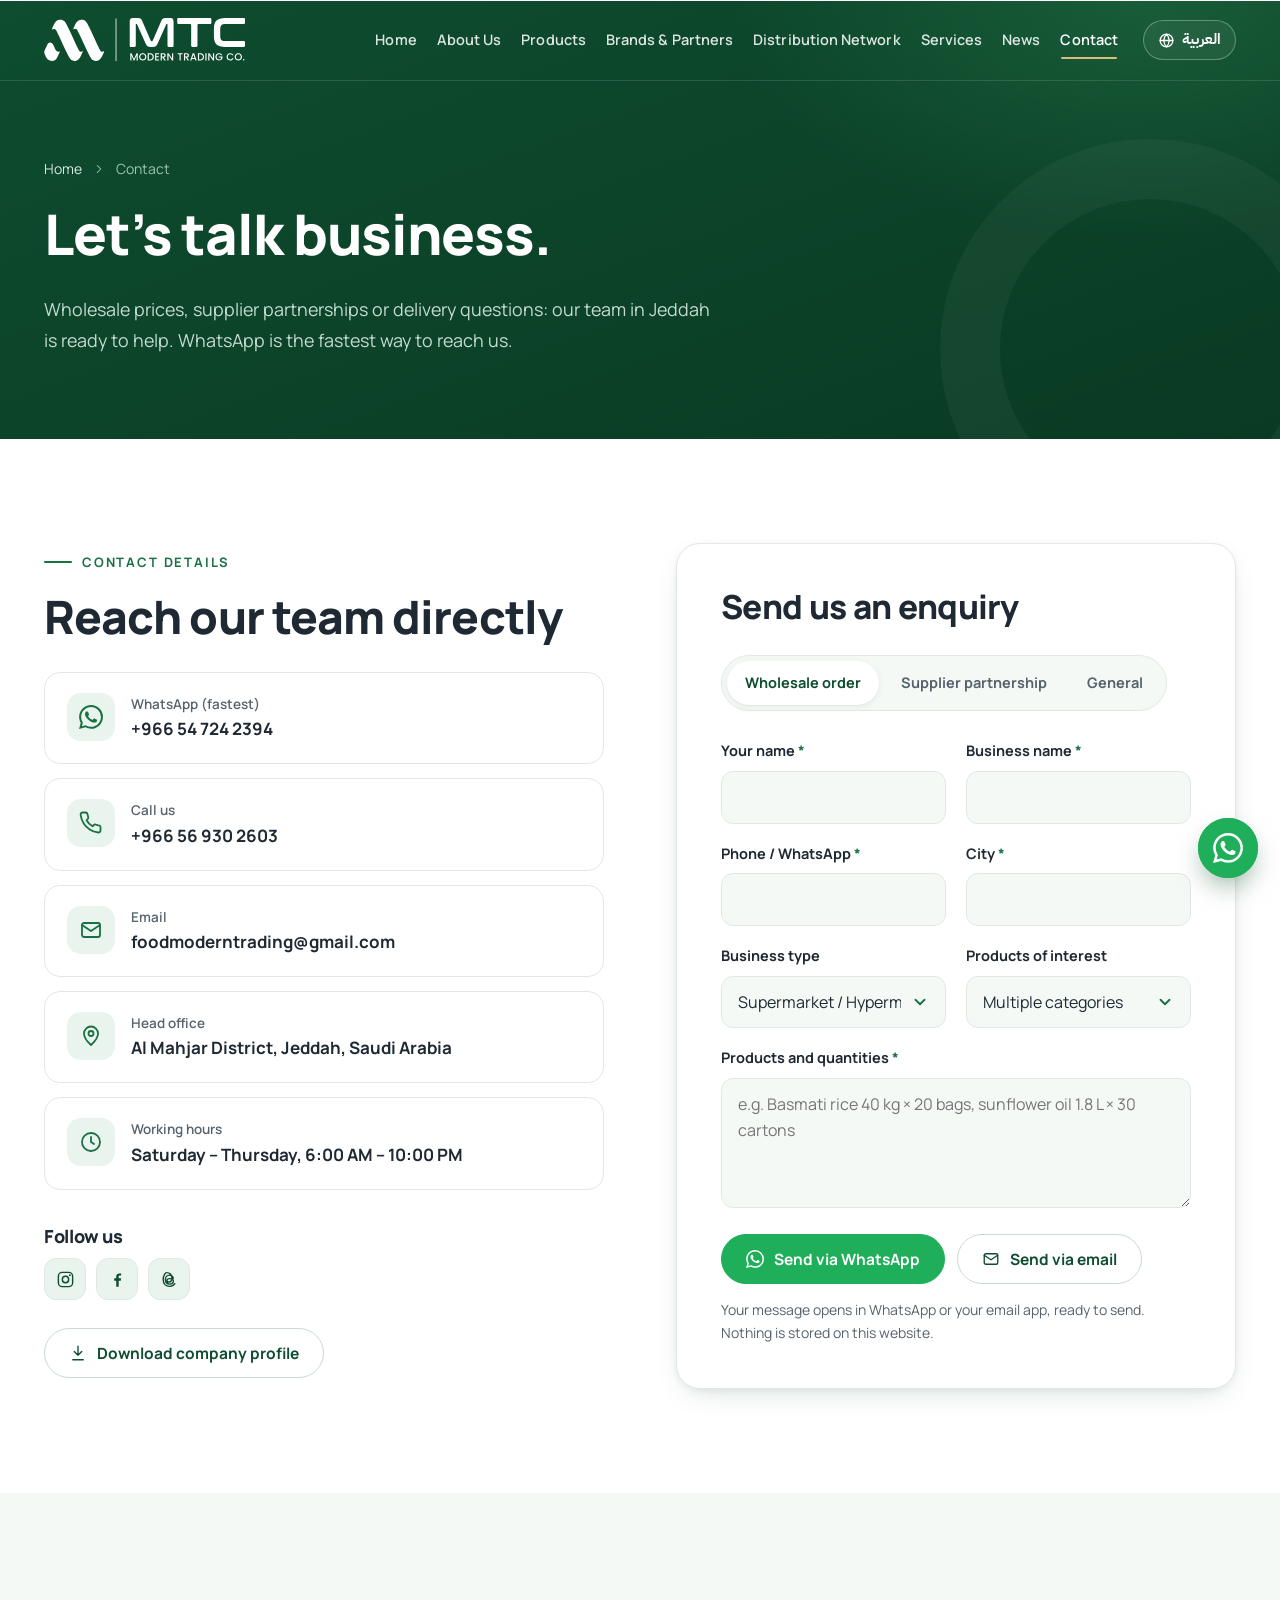
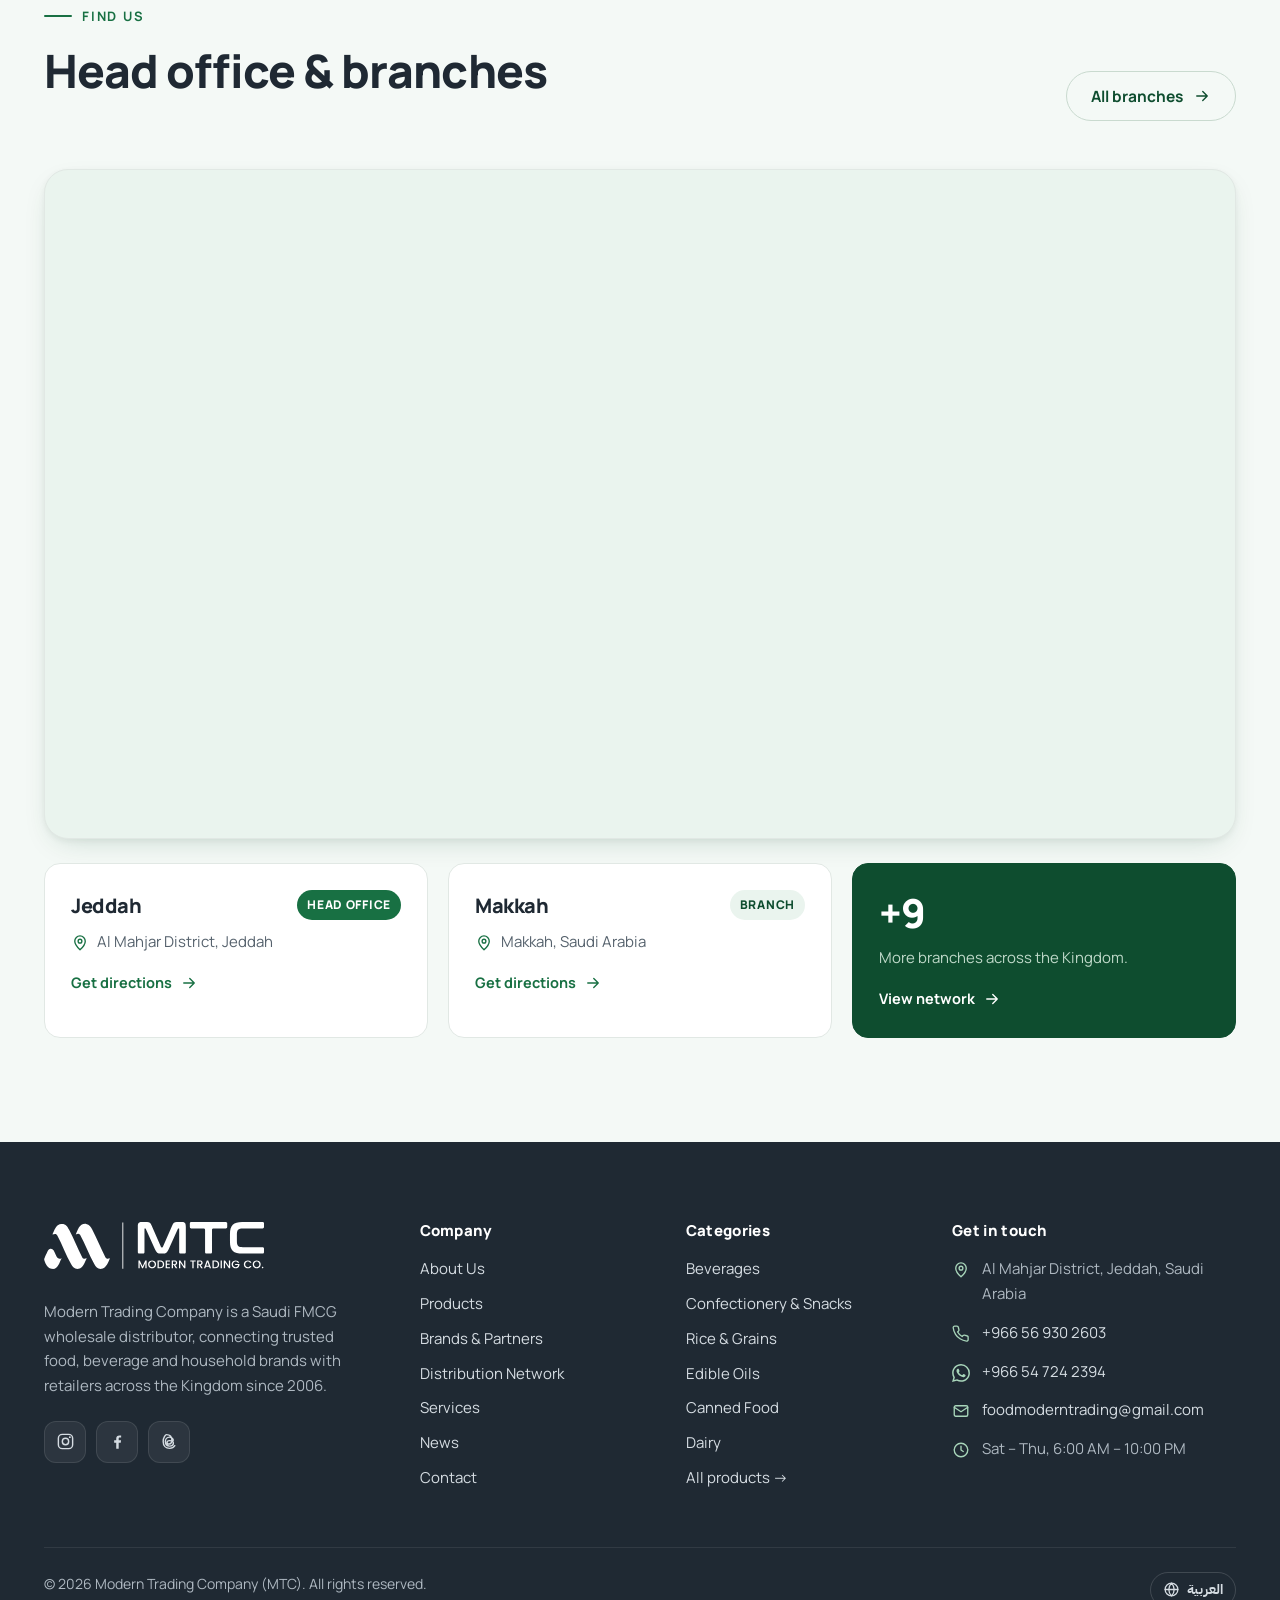
<file: contact.html>
<!doctype html>
<html lang="en" dir="ltr">
<head>
  <meta charset="utf-8">
  <meta name="viewport" content="width=device-width, initial-scale=1">
  <title data-ar="اتصل بنا | شركة التجارة الحديثة">Contact Us | Modern Trading Company (MTC)</title>
  <meta name="description" content="Contact Modern Trading Company in Jeddah for wholesale prices, supplier partnerships and distribution enquiries. Call, WhatsApp or email our team.">
  <meta name="theme-color" content="#0E4D2F">
  <link rel="canonical" href="https://www.foodmoderntrading.com/contact.html">
  <meta property="og:type" content="website">
  <meta property="og:site_name" content="Modern Trading Company (MTC)">
  <meta property="og:title" content="Contact Us | Modern Trading Company (MTC)">
  <meta property="og:description" content="Contact Modern Trading Company in Jeddah for wholesale prices, supplier partnerships and distribution enquiries. Call, WhatsApp or email our team.">
  <meta property="og:locale" content="en_US">
  <meta property="og:locale:alternate" content="ar_SA">
  <meta property="og:url" content="https://www.foodmoderntrading.com/contact.html">
  <meta property="og:image" content="https://www.foodmoderntrading.com/img/og-image.png">
  <meta property="og:image:width" content="1200">
  <meta property="og:image:height" content="630">
  <meta name="twitter:card" content="summary_large_image">
  <link rel="icon" href="img/favicon.svg" type="image/svg+xml">
  <link rel="preconnect" href="https://fonts.googleapis.com">
  <link rel="preconnect" href="https://fonts.gstatic.com" crossorigin>
  <link href="https://fonts.googleapis.com/css2?family=IBM+Plex+Sans+Arabic:wght@400;500;600;700&family=Manrope:wght@400;500;600;700;800&display=swap" rel="stylesheet">
  <link rel="stylesheet" href="css/style.css?v=20261126i">
  <script>(function(){var d=document.documentElement;d.className+=" js";try{var q=new URLSearchParams(location.search).get("lang");var l=q||localStorage.getItem("mtc-lang");if(l==="ar"){d.lang="ar";d.dir="rtl";}}catch(e){}})();</script>
</head>
<body>
<a class="skip-link" href="#main"><span lang="en">Skip to content</span><span lang="ar">انتقل إلى المحتوى</span></a>
<header class="site-header is-overlay">
  <div class="container header-inner">
    <a class="brand" href="index.html" aria-label="Modern Trading Company — home" data-ar-aria-label="شركة التجارة الحديثة — الصفحة الرئيسية">
      <img class="logo-dark" src="img/logo/mtc-logo.svg" alt="Modern Trading Company (MTC)" data-ar-alt="شركة التجارة الحديثة" width="383" height="84">
      <img class="logo-light" src="img/logo/mtc-logo-white.svg" alt="" aria-hidden="true" width="383" height="84">
    </a>
    <nav class="main-nav" id="main-nav" aria-label="Main" data-ar-aria-label="القائمة الرئيسية">
      <ul>
      <li><a href="index.html"><span lang="en">Home</span><span lang="ar">الرئيسية</span></a></li>
          <li><a href="about.html"><span lang="en">About Us</span><span lang="ar">من نحن</span></a></li>
          <li><a href="products.html"><span lang="en">Products</span><span lang="ar">المنتجات</span></a></li>
          <li><a href="brands.html"><span lang="en">Brands &amp; Partners</span><span lang="ar">العلامات والشركاء</span></a></li>
          <li><a href="network.html"><span lang="en">Distribution Network</span><span lang="ar">شبكة التوزيع</span></a></li>
          <li><a href="services.html"><span lang="en">Services</span><span lang="ar">الخدمات</span></a></li>
          <li><a href="news.html"><span lang="en">News</span><span lang="ar">الأخبار</span></a></li>
          <li><a href="contact.html" aria-current="page"><span lang="en">Contact</span><span lang="ar">اتصل بنا</span></a></li>
      </ul>
      <div class="nav-cta">
        <a class="btn" href="contact.html#wholesale"><span lang="en">Wholesale enquiry</span><span lang="ar">طلب أسعار الجملة</span></a>
        <a class="btn btn-wa" href="https://wa.me/966547242394?text=Hello%20MTC%2C%20I%20have%20a%20wholesale%20enquiry." target="_blank" rel="noopener"><svg viewBox="0 0 24 24" aria-hidden="true" focusable="false"><path fill="currentColor" d="M17.47 14.38c-.3-.15-1.76-.87-2.03-.97-.27-.1-.47-.15-.67.15-.2.3-.77.97-.94 1.16-.17.2-.35.22-.64.08-.3-.15-1.26-.47-2.39-1.48-.88-.79-1.48-1.76-1.65-2.06-.17-.3-.02-.46.13-.6.13-.14.3-.35.45-.52.15-.18.2-.3.3-.5.1-.2.05-.37-.03-.52-.07-.15-.67-1.61-.92-2.2-.24-.58-.49-.5-.67-.51h-.57c-.2 0-.52.07-.79.37-.27.3-1.04 1.02-1.04 2.48s1.07 2.88 1.21 3.07c.15.2 2.1 3.2 5.08 4.49.71.31 1.26.49 1.7.63.71.22 1.36.19 1.87.12.57-.09 1.76-.72 2-1.41.25-.7.25-1.29.18-1.41-.08-.13-.27-.2-.57-.35m-5.42 7.4h-.01a9.87 9.87 0 0 1-5.03-1.38l-.36-.21-3.74.98 1-3.65-.24-.37a9.86 9.86 0 0 1-1.51-5.26c0-5.45 4.44-9.88 9.89-9.88 2.64 0 5.12 1.03 6.99 2.9a9.83 9.83 0 0 1 2.89 6.99c0 5.45-4.44 9.88-9.89 9.88m8.41-18.3A11.82 11.82 0 0 0 12.05 0C5.5 0 .16 5.34.16 11.89c0 2.1.55 4.14 1.59 5.95L.06 24l6.3-1.65a11.88 11.88 0 0 0 5.68 1.45h.01c6.55 0 11.89-5.34 11.89-11.89a11.82 11.82 0 0 0-3.48-8.41z"/></svg><span lang="en">WhatsApp us</span><span lang="ar">راسلنا واتساب</span></a>
      </div>
    </nav>
    <div class="header-actions">
      <button class="lang-toggle" type="button" aria-label="التبديل إلى العربية"><svg viewBox="0 0 24 24" fill="none" stroke="currentColor" stroke-width="1.8" stroke-linecap="round" stroke-linejoin="round" aria-hidden="true" focusable="false"><circle cx="12" cy="12" r="9"/><path d="M3 12h18M12 3c2.5 2.7 3.8 5.7 3.8 9s-1.3 6.3-3.8 9c-2.5-2.7-3.8-5.7-3.8-9S9.5 5.7 12 3z"/></svg><span class="lt-label">العربية</span></button>
      <a class="btn btn-sm" href="contact.html#wholesale"><span lang="en">Wholesale enquiry</span><span lang="ar">طلب أسعار الجملة</span></a>
      <button class="menu-btn" type="button" aria-expanded="false" aria-controls="main-nav" aria-label="Open menu" data-ar-aria-label="فتح القائمة"><span></span></button>
    </div>
  </div>
</header>

<main id="main">
<section class="page-hero"><div class="container"><nav class="crumbs" aria-label="Breadcrumb" data-ar-aria-label="مسار التصفح"><a href="index.html"><span lang="en">Home</span><span lang="ar">الرئيسية</span></a><svg class="flip" viewBox="0 0 24 24" fill="none" stroke="currentColor" stroke-width="1.8" stroke-linecap="round" stroke-linejoin="round" aria-hidden="true" focusable="false"><path d="m9 6 6 6-6 6"/></svg><span aria-current="page"><span lang="en">Contact</span><span lang="ar">اتصل بنا</span></span></nav><h1><span lang="en">Let’s talk business.</span><span lang="ar">لنتحدث عن الأعمال.</span></h1><p class="lead"><span lang="en">Wholesale prices, supplier partnerships or delivery questions: our team in Jeddah is ready to help. WhatsApp is the fastest way to reach us.</span><span lang="ar">أسعار الجملة أو شراكات الموردين أو استفسارات التوصيل — فريقنا في جدة جاهز لمساعدتك. واتساب هو أسرع وسيلة للتواصل معنا.</span></p></div></section>

<section class="section">
  <div class="container split" style="align-items:start">
    <!-- ================= CONTACT DETAILS ================= -->
    <div class="reveal">
      <p class="eyebrow"><span lang="en">Contact details</span><span lang="ar">بيانات التواصل</span></p>
      <h2 class="h2"><span lang="en">Reach our team directly</span><span lang="ar">تواصل مع فريقنا مباشرة</span></h2>
      <div class="contact-cards" style="margin-top:28px">
        <a class="contact-card" href="https://wa.me/966547242394?text=Hello%20MTC%2C%20I%20have%20an%20enquiry." target="_blank" rel="noopener"><span class="icon-box"><svg viewBox="0 0 24 24" aria-hidden="true" focusable="false"><path fill="currentColor" d="M17.47 14.38c-.3-.15-1.76-.87-2.03-.97-.27-.1-.47-.15-.67.15-.2.3-.77.97-.94 1.16-.17.2-.35.22-.64.08-.3-.15-1.26-.47-2.39-1.48-.88-.79-1.48-1.76-1.65-2.06-.17-.3-.02-.46.13-.6.13-.14.3-.35.45-.52.15-.18.2-.3.3-.5.1-.2.05-.37-.03-.52-.07-.15-.67-1.61-.92-2.2-.24-.58-.49-.5-.67-.51h-.57c-.2 0-.52.07-.79.37-.27.3-1.04 1.02-1.04 2.48s1.07 2.88 1.21 3.07c.15.2 2.1 3.2 5.08 4.49.71.31 1.26.49 1.7.63.71.22 1.36.19 1.87.12.57-.09 1.76-.72 2-1.41.25-.7.25-1.29.18-1.41-.08-.13-.27-.2-.57-.35m-5.42 7.4h-.01a9.87 9.87 0 0 1-5.03-1.38l-.36-.21-3.74.98 1-3.65-.24-.37a9.86 9.86 0 0 1-1.51-5.26c0-5.45 4.44-9.88 9.89-9.88 2.64 0 5.12 1.03 6.99 2.9a9.83 9.83 0 0 1 2.89 6.99c0 5.45-4.44 9.88-9.89 9.88m8.41-18.3A11.82 11.82 0 0 0 12.05 0C5.5 0 .16 5.34.16 11.89c0 2.1.55 4.14 1.59 5.95L.06 24l6.3-1.65a11.88 11.88 0 0 0 5.68 1.45h.01c6.55 0 11.89-5.34 11.89-11.89a11.82 11.82 0 0 0-3.48-8.41z"/></svg></span><span><small><span lang="en">WhatsApp (fastest)</span><span lang="ar">واتساب (الأسرع)</span></small><strong>+966 54 724 2394</strong></span></a>
        <a class="contact-card" href="tel:+966569302603"><span class="icon-box"><svg viewBox="0 0 24 24" fill="none" stroke="currentColor" stroke-width="1.8" stroke-linecap="round" stroke-linejoin="round" aria-hidden="true" focusable="false"><path d="M21.5 16.6v2.9a2 2 0 0 1-2.2 2 19.8 19.8 0 0 1-8.6-3.1 19.5 19.5 0 0 1-6-6A19.8 19.8 0 0 1 1.6 3.7 2 2 0 0 1 3.6 1.5h2.9a2 2 0 0 1 2 1.7c.1.9.4 1.8.7 2.7a2 2 0 0 1-.5 2.1L7.5 9.3a16 16 0 0 0 6 6l1.3-1.3a2 2 0 0 1 2.1-.4c.9.3 1.8.6 2.7.7a2 2 0 0 1 1.9 2.3z"/></svg></span><span><small><span lang="en">Call us</span><span lang="ar">اتصل بنا</span></small><strong>+966 56 930 2603</strong></span></a>
        <a class="contact-card" href="mailto:foodmoderntrading@gmail.com"><span class="icon-box"><svg viewBox="0 0 24 24" fill="none" stroke="currentColor" stroke-width="1.8" stroke-linecap="round" stroke-linejoin="round" aria-hidden="true" focusable="false"><rect x="3" y="5" width="18" height="14" rx="2"/><path d="m3 7 9 6 9-6"/></svg></span><span><small><span lang="en">Email</span><span lang="ar">البريد الإلكتروني</span></small><strong>foodmoderntrading@gmail.com</strong></span></a>
        <div class="contact-card"><span class="icon-box"><svg viewBox="0 0 24 24" fill="none" stroke="currentColor" stroke-width="1.8" stroke-linecap="round" stroke-linejoin="round" aria-hidden="true" focusable="false"><path d="M12 21s-7-6.2-7-11.5a7 7 0 0 1 14 0C19 14.8 12 21 12 21z"/><circle cx="12" cy="9.5" r="2.5"/></svg></span><span><small><span lang="en">Head office</span><span lang="ar">المقر الرئيسي</span></small><strong style="direction:inherit"><span lang="en">Al Mahjar District, Jeddah, Saudi Arabia</span><span lang="ar">حي المحجر، جدة، المملكة العربية السعودية</span></strong></span></div>
        <div class="contact-card"><span class="icon-box"><svg viewBox="0 0 24 24" fill="none" stroke="currentColor" stroke-width="1.8" stroke-linecap="round" stroke-linejoin="round" aria-hidden="true" focusable="false"><circle cx="12" cy="12" r="9"/><path d="M12 7v5l3 2"/></svg></span><span><small><span lang="en">Working hours</span><span lang="ar">ساعات العمل</span></small><strong style="direction:inherit"><span lang="en">Saturday – Thursday, 6:00 AM – 10:00 PM</span><span lang="ar">السبت – الخميس، 6:00 ص – 10:00 م</span></strong></span></div>
      </div>
      <h3 style="margin-top:36px;font-size:18px"><span lang="en">Follow us</span><span lang="ar">تابعنا</span></h3>
      <div class="contact-social"><div class="social">
  <a href="https://www.instagram.com/foodmodernksa" target="_blank" rel="noopener" aria-label="Instagram"><svg viewBox="0 0 24 24" aria-hidden="true" focusable="false"><rect x="3" y="3" width="18" height="18" rx="5" fill="none" stroke="currentColor" stroke-width="1.8"/><circle cx="12" cy="12" r="4" fill="none" stroke="currentColor" stroke-width="1.8"/><circle cx="17.5" cy="6.5" r="1.2" fill="currentColor"/></svg></a>
  <a href="https://www.facebook.com/share/1R57ckr96M/" target="_blank" rel="noopener" aria-label="Facebook"><svg viewBox="0 0 24 24" aria-hidden="true" focusable="false"><path fill="currentColor" d="M13.5 21v-7.5h2.6l.4-3h-3V8.6c0-.9.3-1.5 1.5-1.5h1.6V4.4c-.3 0-1.2-.1-2.3-.1-2.3 0-3.9 1.4-3.9 4v2.2H7.8v3h2.6V21z"/></svg></a>
  <a href="https://www.threads.com/@foodmodernksa" target="_blank" rel="noopener" aria-label="Threads"><svg viewBox="0 0 24 24" aria-hidden="true" focusable="false"><path fill="none" stroke="currentColor" stroke-width="1.8" stroke-linecap="round" d="M16.8 10.4c-.6-2.6-2.4-3.9-4.8-3.9-3.2 0-5.2 2.4-5.2 5.6 0 3.4 2 5.7 5.4 5.7 2.7 0 4.7-1.5 4.7-3.8 0-2.5-2.4-3.3-5-3.1-1.8.1-3 1-3 2.3 0 1.3 1.1 2 2.5 2 2.4 0 3.6-1.8 3.6-5 0-4.2-2.6-6.9-7-6.9C7.4 3.3 4 6.6 4 12s3.3 8.7 8.1 8.7c3 0 5.3-1.2 6.6-3.4"/></svg></a>
  <!-- LinkedIn: add the company page URL, then remove the comment marks
  <a href="https://www.linkedin.com/company/YOUR-PAGE" target="_blank" rel="noopener" aria-label="LinkedIn"><svg viewBox="0 0 24 24" aria-hidden="true" focusable="false"><path fill="currentColor" d="M6.9 8.8H3.6V20h3.3zM5.2 3.5a1.9 1.9 0 1 0 0 3.8 1.9 1.9 0 0 0 0-3.8zM20.4 13.6c0-3-1.6-5-4.3-5-1.5 0-2.5.8-3 1.6V8.8H9.9V20h3.3v-5.6c0-1.5.3-2.9 2-2.9 1.8 0 1.9 1.7 1.9 3V20h3.3z"/></svg></a> -->
</div>
</div>
      <a class="btn btn-outline" href="docs/MTC-Company-Profile.pdf" download data-profile style="margin-top:28px"><svg viewBox="0 0 24 24" fill="none" stroke="currentColor" stroke-width="1.8" stroke-linecap="round" stroke-linejoin="round" aria-hidden="true" focusable="false"><path d="M12 3v12M7 10l5 5 5-5M5 21h14"/></svg><span lang="en">Download company profile</span><span lang="ar">تحميل الملف التعريفي</span></a>
    </div>

    <!-- ================= ENQUIRY FORMS ================= -->
    <div class="form-card reveal d1">
      <h2><span lang="en">Send us an enquiry</span><span lang="ar">أرسل لنا استفسارك</span></h2>
      <div class="tabs" role="tablist" data-tabs aria-label="Enquiry type" data-ar-aria-label="نوع الاستفسار" style="margin-top:12px">
        <button type="button" role="tab" id="tab-wholesale" aria-selected="true" aria-controls="wholesale"><span lang="en">Wholesale order</span><span lang="ar">طلب جملة</span></button>
        <button type="button" role="tab" id="tab-supplier" aria-selected="false" aria-controls="supplier"><span lang="en">Supplier partnership</span><span lang="ar">شراكة مورد</span></button>
        <button type="button" role="tab" id="tab-general" aria-selected="false" aria-controls="general"><span lang="en">General</span><span lang="ar">استفسار عام</span></button>
      </div>

      <!-- Wholesale -->
      <div class="tab-panel" id="wholesale" role="tabpanel" aria-labelledby="tab-wholesale">
        <form data-enquiry data-subject-en="Wholesale enquiry — MTC website" data-subject-ar="طلب أسعار جملة — موقع الشركة">
          <div class="form-grid">
            <div class="field"><label for="w-name"><span lang="en">Your name</span><span lang="ar">الاسم</span> <span class="req">*</span></label><input id="w-name" name="name" required autocomplete="name"></div>
            <div class="field"><label for="w-company"><span lang="en">Business name</span><span lang="ar">اسم المنشأة</span> <span class="req">*</span></label><input id="w-company" name="company" required autocomplete="organization"></div>
            <div class="field"><label for="w-phone"><span lang="en">Phone / WhatsApp</span><span lang="ar">الجوال / واتساب</span> <span class="req">*</span></label><input id="w-phone" name="phone" type="tel" required autocomplete="tel" dir="ltr"></div>
            <div class="field"><label for="w-city"><span lang="en">City</span><span lang="ar">المدينة</span> <span class="req">*</span></label><input id="w-city" name="city" required autocomplete="address-level2"></div>
            <div class="field"><label for="w-type"><span lang="en">Business type</span><span lang="ar">نوع النشاط</span></label>
              <select id="w-type" name="type">
                <option data-ar="سوبرماركت / هايبر ماركت">Supermarket / Hypermarket</option>
                <option data-ar="بقالة / تموينات">Grocery / Baqala</option>
                <option data-ar="تاجر جملة">Wholesaler</option>
                <option data-ar="فندق / مطعم / مقهى">Hotel / Restaurant / Café</option>
                <option data-ar="شركة تموين">Catering company</option>
                <option data-ar="أخرى">Other</option>
              </select></div>
            <div class="field"><label for="w-cat"><span lang="en">Products of interest</span><span lang="ar">المنتجات المطلوبة</span></label>
              <select id="w-cat" name="category">
                <option data-ar="فئات متعددة">Multiple categories</option>
                <option data-ar="المشروبات">Beverages</option>
                <option data-ar="الحلويات والوجبات الخفيفة">Confectionery &amp; Snacks</option>
                <option data-ar="الأرز والحبوب">Rice &amp; Grains</option>
                <option data-ar="زيوت الطعام">Edible Oils</option>
                <option data-ar="الأغذية المعلبة">Canned Food</option>
                <option data-ar="الألبان">Dairy</option>
                <option data-ar="البهارات والتوابل">Spices &amp; Seasonings</option>
                <option data-ar="المنظفات والعناية الشخصية">Household &amp; Personal Care</option>
                <option data-ar="المواد الغذائية">Food Stuffs</option>
                <option data-ar="الأغذية المجمدة">Frozen Foods</option>
              </select></div>
            <div class="field full"><label for="w-msg"><span lang="en">Products and quantities</span><span lang="ar">المنتجات والكميات</span> <span class="req">*</span></label><textarea id="w-msg" name="message" required placeholder="e.g. Basmati rice 40 kg × 20 bags, sunflower oil 1.8 L × 30 cartons" data-ar-placeholder="مثال: أرز بسمتي 40 كجم × 20 كيس، زيت دوار الشمس 1.8 لتر × 30 كرتون"></textarea></div>
          </div>
          <div class="form-actions">
            <button class="btn btn-wa" type="submit" data-send="whatsapp"><svg viewBox="0 0 24 24" aria-hidden="true" focusable="false"><path fill="currentColor" d="M17.47 14.38c-.3-.15-1.76-.87-2.03-.97-.27-.1-.47-.15-.67.15-.2.3-.77.97-.94 1.16-.17.2-.35.22-.64.08-.3-.15-1.26-.47-2.39-1.48-.88-.79-1.48-1.76-1.65-2.06-.17-.3-.02-.46.13-.6.13-.14.3-.35.45-.52.15-.18.2-.3.3-.5.1-.2.05-.37-.03-.52-.07-.15-.67-1.61-.92-2.2-.24-.58-.49-.5-.67-.51h-.57c-.2 0-.52.07-.79.37-.27.3-1.04 1.02-1.04 2.48s1.07 2.88 1.21 3.07c.15.2 2.1 3.2 5.08 4.49.71.31 1.26.49 1.7.63.71.22 1.36.19 1.87.12.57-.09 1.76-.72 2-1.41.25-.7.25-1.29.18-1.41-.08-.13-.27-.2-.57-.35m-5.42 7.4h-.01a9.87 9.87 0 0 1-5.03-1.38l-.36-.21-3.74.98 1-3.65-.24-.37a9.86 9.86 0 0 1-1.51-5.26c0-5.45 4.44-9.88 9.89-9.88 2.64 0 5.12 1.03 6.99 2.9a9.83 9.83 0 0 1 2.89 6.99c0 5.45-4.44 9.88-9.89 9.88m8.41-18.3A11.82 11.82 0 0 0 12.05 0C5.5 0 .16 5.34.16 11.89c0 2.1.55 4.14 1.59 5.95L.06 24l6.3-1.65a11.88 11.88 0 0 0 5.68 1.45h.01c6.55 0 11.89-5.34 11.89-11.89a11.82 11.82 0 0 0-3.48-8.41z"/></svg><span lang="en">Send via WhatsApp</span><span lang="ar">إرسال عبر واتساب</span></button>
            <button class="btn btn-outline" type="submit" data-send="email"><svg viewBox="0 0 24 24" fill="none" stroke="currentColor" stroke-width="1.8" stroke-linecap="round" stroke-linejoin="round" aria-hidden="true" focusable="false"><rect x="3" y="5" width="18" height="14" rx="2"/><path d="m3 7 9 6 9-6"/></svg><span lang="en">Send via email</span><span lang="ar">إرسال عبر البريد</span></button>
          </div>
          <div class="form-status" role="status" aria-live="polite"></div>
        </form>
      </div>

      <!-- Supplier -->
      <div class="tab-panel" id="supplier" role="tabpanel" aria-labelledby="tab-supplier" hidden>
        <form data-enquiry data-subject-en="Supplier partnership enquiry — MTC website" data-subject-ar="طلب شراكة مورد — موقع الشركة">
          <div class="form-grid">
            <div class="field"><label for="s-company"><span lang="en">Company name</span><span lang="ar">اسم الشركة</span> <span class="req">*</span></label><input id="s-company" name="company" required autocomplete="organization"></div>
            <div class="field"><label for="s-name"><span lang="en">Contact person</span><span lang="ar">اسم المسؤول</span> <span class="req">*</span></label><input id="s-name" name="name" required autocomplete="name"></div>
            <div class="field"><label for="s-email"><span lang="en">Email</span><span lang="ar">البريد الإلكتروني</span> <span class="req">*</span></label><input id="s-email" name="email" type="email" required autocomplete="email" dir="ltr"></div>
            <div class="field"><label for="s-phone"><span lang="en">Phone / WhatsApp</span><span lang="ar">الجوال / واتساب</span> <span class="req">*</span></label><input id="s-phone" name="phone" type="tel" required autocomplete="tel" dir="ltr"></div>
            <div class="field"><label for="s-country"><span lang="en">Country</span><span lang="ar">الدولة</span></label><input id="s-country" name="country" autocomplete="country-name"></div>
            <div class="field"><label for="s-brands"><span lang="en">Brand(s)</span><span lang="ar">العلامة/العلامات</span></label><input id="s-brands" name="brands"></div>
            <div class="field full"><label for="s-msg"><span lang="en">Tell us about your products</span><span lang="ar">حدثنا عن منتجاتك</span> <span class="req">*</span></label><textarea id="s-msg" name="message" required></textarea></div>
          </div>
          <div class="form-actions">
            <button class="btn btn-wa" type="submit" data-send="whatsapp"><svg viewBox="0 0 24 24" aria-hidden="true" focusable="false"><path fill="currentColor" d="M17.47 14.38c-.3-.15-1.76-.87-2.03-.97-.27-.1-.47-.15-.67.15-.2.3-.77.97-.94 1.16-.17.2-.35.22-.64.08-.3-.15-1.26-.47-2.39-1.48-.88-.79-1.48-1.76-1.65-2.06-.17-.3-.02-.46.13-.6.13-.14.3-.35.45-.52.15-.18.2-.3.3-.5.1-.2.05-.37-.03-.52-.07-.15-.67-1.61-.92-2.2-.24-.58-.49-.5-.67-.51h-.57c-.2 0-.52.07-.79.37-.27.3-1.04 1.02-1.04 2.48s1.07 2.88 1.21 3.07c.15.2 2.1 3.2 5.08 4.49.71.31 1.26.49 1.7.63.71.22 1.36.19 1.87.12.57-.09 1.76-.72 2-1.41.25-.7.25-1.29.18-1.41-.08-.13-.27-.2-.57-.35m-5.42 7.4h-.01a9.87 9.87 0 0 1-5.03-1.38l-.36-.21-3.74.98 1-3.65-.24-.37a9.86 9.86 0 0 1-1.51-5.26c0-5.45 4.44-9.88 9.89-9.88 2.64 0 5.12 1.03 6.99 2.9a9.83 9.83 0 0 1 2.89 6.99c0 5.45-4.44 9.88-9.89 9.88m8.41-18.3A11.82 11.82 0 0 0 12.05 0C5.5 0 .16 5.34.16 11.89c0 2.1.55 4.14 1.59 5.95L.06 24l6.3-1.65a11.88 11.88 0 0 0 5.68 1.45h.01c6.55 0 11.89-5.34 11.89-11.89a11.82 11.82 0 0 0-3.48-8.41z"/></svg><span lang="en">Send via WhatsApp</span><span lang="ar">إرسال عبر واتساب</span></button>
            <button class="btn btn-outline" type="submit" data-send="email"><svg viewBox="0 0 24 24" fill="none" stroke="currentColor" stroke-width="1.8" stroke-linecap="round" stroke-linejoin="round" aria-hidden="true" focusable="false"><rect x="3" y="5" width="18" height="14" rx="2"/><path d="m3 7 9 6 9-6"/></svg><span lang="en">Send via email</span><span lang="ar">إرسال عبر البريد</span></button>
          </div>
          <div class="form-status" role="status" aria-live="polite"></div>
        </form>
      </div>

      <!-- General -->
      <div class="tab-panel" id="general" role="tabpanel" aria-labelledby="tab-general" hidden>
        <form data-enquiry data-subject-en="General enquiry — MTC website" data-subject-ar="استفسار عام — موقع الشركة">
          <div class="form-grid">
            <div class="field"><label for="g-name"><span lang="en">Your name</span><span lang="ar">الاسم</span> <span class="req">*</span></label><input id="g-name" name="name" required autocomplete="name"></div>
            <div class="field"><label for="g-phone"><span lang="en">Phone / WhatsApp</span><span lang="ar">الجوال / واتساب</span> <span class="req">*</span></label><input id="g-phone" name="phone" type="tel" required autocomplete="tel" dir="ltr"></div>
            <div class="field full"><label for="g-subject"><span lang="en">Subject</span><span lang="ar">الموضوع</span></label><input id="g-subject" name="subject"></div>
            <div class="field full"><label for="g-msg"><span lang="en">Message</span><span lang="ar">الرسالة</span> <span class="req">*</span></label><textarea id="g-msg" name="message" required></textarea></div>
          </div>
          <div class="form-actions">
            <button class="btn btn-wa" type="submit" data-send="whatsapp"><svg viewBox="0 0 24 24" aria-hidden="true" focusable="false"><path fill="currentColor" d="M17.47 14.38c-.3-.15-1.76-.87-2.03-.97-.27-.1-.47-.15-.67.15-.2.3-.77.97-.94 1.16-.17.2-.35.22-.64.08-.3-.15-1.26-.47-2.39-1.48-.88-.79-1.48-1.76-1.65-2.06-.17-.3-.02-.46.13-.6.13-.14.3-.35.45-.52.15-.18.2-.3.3-.5.1-.2.05-.37-.03-.52-.07-.15-.67-1.61-.92-2.2-.24-.58-.49-.5-.67-.51h-.57c-.2 0-.52.07-.79.37-.27.3-1.04 1.02-1.04 2.48s1.07 2.88 1.21 3.07c.15.2 2.1 3.2 5.08 4.49.71.31 1.26.49 1.7.63.71.22 1.36.19 1.87.12.57-.09 1.76-.72 2-1.41.25-.7.25-1.29.18-1.41-.08-.13-.27-.2-.57-.35m-5.42 7.4h-.01a9.87 9.87 0 0 1-5.03-1.38l-.36-.21-3.74.98 1-3.65-.24-.37a9.86 9.86 0 0 1-1.51-5.26c0-5.45 4.44-9.88 9.89-9.88 2.64 0 5.12 1.03 6.99 2.9a9.83 9.83 0 0 1 2.89 6.99c0 5.45-4.44 9.88-9.89 9.88m8.41-18.3A11.82 11.82 0 0 0 12.05 0C5.5 0 .16 5.34.16 11.89c0 2.1.55 4.14 1.59 5.95L.06 24l6.3-1.65a11.88 11.88 0 0 0 5.68 1.45h.01c6.55 0 11.89-5.34 11.89-11.89a11.82 11.82 0 0 0-3.48-8.41z"/></svg><span lang="en">Send via WhatsApp</span><span lang="ar">إرسال عبر واتساب</span></button>
            <button class="btn btn-outline" type="submit" data-send="email"><svg viewBox="0 0 24 24" fill="none" stroke="currentColor" stroke-width="1.8" stroke-linecap="round" stroke-linejoin="round" aria-hidden="true" focusable="false"><rect x="3" y="5" width="18" height="14" rx="2"/><path d="m3 7 9 6 9-6"/></svg><span lang="en">Send via email</span><span lang="ar">إرسال عبر البريد</span></button>
          </div>
          <div class="form-status" role="status" aria-live="polite"></div>
        </form>
      </div>
      <p class="form-note"><span lang="en">Your message opens in WhatsApp or your email app, ready to send. Nothing is stored on this website.</span><span lang="ar">تُفتح رسالتك في واتساب أو تطبيق البريد جاهزة للإرسال. لا يتم حفظ أي بيانات على هذا الموقع.</span></p>
    </div>
  </div>
</section>

<!-- ================= MAP + BRANCHES ================= -->
<section class="section tint">
  <div class="container">
    <div class="split-head">
      <div class="section-head">
        <p class="eyebrow"><span lang="en">Find us</span><span lang="ar">موقعنا</span></p>
        <h2><span lang="en">Head office &amp; branches</span><span lang="ar">المقر الرئيسي والفروع</span></h2>
      </div>
      <a class="btn btn-outline" href="network.html#branches"><span lang="en">All branches</span><span lang="ar">جميع الفروع</span><svg class="arrow" viewBox="0 0 24 24" fill="none" stroke="currentColor" stroke-width="1.8" stroke-linecap="round" stroke-linejoin="round" aria-hidden="true" focusable="false"><path d="M5 12h14M13 6l6 6-6 6"/></svg></a>
    </div>
    <!-- GOOGLE MAP: replace src with your exact "Embed a map" link from Google Maps -->
    <div class="map-embed reveal">
      <iframe src="https://www.google.com/maps?q=Al+Mahjar+District,+Jeddah,+Saudi+Arabia&amp;output=embed" loading="lazy" referrerpolicy="no-referrer-when-downgrade" title="Map of MTC head office, Al Mahjar District, Jeddah" data-ar-title="خريطة المقر الرئيسي للشركة في حي المحجر بجدة" allowfullscreen></iframe>
    </div>
    <div class="branch-list" style="margin-top:24px">
      <div class="branch">
        <div class="top"><h3><span lang="en">Jeddah</span><span lang="ar">جدة</span></h3><span class="badge"><span lang="en">Head office</span><span lang="ar">المقر الرئيسي</span></span></div>
        <p><svg viewBox="0 0 24 24" fill="none" stroke="currentColor" stroke-width="1.8" stroke-linecap="round" stroke-linejoin="round" aria-hidden="true" focusable="false"><path d="M12 21s-7-6.2-7-11.5a7 7 0 0 1 14 0C19 14.8 12 21 12 21z"/><circle cx="12" cy="9.5" r="2.5"/></svg><span lang="en">Al Mahjar District, Jeddah</span><span lang="ar">حي المحجر، جدة</span></p>
        <a class="link-arrow" href="https://www.google.com/maps/search/?api=1&amp;query=Al+Mahjar+District+Jeddah" target="_blank" rel="noopener"><span lang="en">Get directions</span><span lang="ar">الاتجاهات</span><svg viewBox="0 0 24 24" fill="none" stroke="currentColor" stroke-width="1.8" stroke-linecap="round" stroke-linejoin="round" aria-hidden="true" focusable="false"><path d="M5 12h14M13 6l6 6-6 6"/></svg></a>
      </div>
      <div class="branch">
        <div class="top"><h3><span lang="en">Makkah</span><span lang="ar">مكة المكرمة</span></h3><span class="badge soft"><span lang="en">Branch</span><span lang="ar">فرع</span></span></div>
        <p><svg viewBox="0 0 24 24" fill="none" stroke="currentColor" stroke-width="1.8" stroke-linecap="round" stroke-linejoin="round" aria-hidden="true" focusable="false"><path d="M12 21s-7-6.2-7-11.5a7 7 0 0 1 14 0C19 14.8 12 21 12 21z"/><circle cx="12" cy="9.5" r="2.5"/></svg><span lang="en">Makkah, Saudi Arabia</span><span lang="ar">مكة المكرمة، المملكة العربية السعودية</span></p>
        <a class="link-arrow" href="https://www.google.com/maps/search/?api=1&amp;query=Makkah" target="_blank" rel="noopener"><span lang="en">Get directions</span><span lang="ar">الاتجاهات</span><svg viewBox="0 0 24 24" fill="none" stroke="currentColor" stroke-width="1.8" stroke-linecap="round" stroke-linejoin="round" aria-hidden="true" focusable="false"><path d="M5 12h14M13 6l6 6-6 6"/></svg></a>
      </div>
      <div class="branch more">
        <h3>+9</h3>
        <p><span lang="en">More branches across the Kingdom.</span><span lang="ar">فروع أخرى في أنحاء المملكة.</span></p>
        <a class="link-arrow" style="color:#fff" href="network.html#branches"><span lang="en">View network</span><span lang="ar">عرض الشبكة</span><svg viewBox="0 0 24 24" fill="none" stroke="currentColor" stroke-width="1.8" stroke-linecap="round" stroke-linejoin="round" aria-hidden="true" focusable="false"><path d="M5 12h14M13 6l6 6-6 6"/></svg></a>
      </div>
    </div>
  </div>
</section>

</main>
<footer class="site-footer">
  <div class="container">
    <div class="footer-grid">
      <div class="footer-brand">
        <a class="footer-logo" href="index.html"><img src="img/logo/mtc-logo-white.svg" alt="Modern Trading Company (MTC)" data-ar-alt="شركة التجارة الحديثة" width="383" height="84" loading="lazy"></a>
        <p><span lang="en">Modern Trading Company is a Saudi FMCG wholesale distributor, connecting trusted food, beverage and household brands with retailers across the Kingdom since 2006.</span><span lang="ar">شركة التجارة الحديثة موزّع جملة سعودي للسلع الاستهلاكية سريعة الدوران، تربط العلامات الموثوقة في الأغذية والمشروبات والمنتجات المنزلية بتجار التجزئة في جميع أنحاء المملكة منذ عام 2006.</span></p>
        <div class="social">
  <a href="https://www.instagram.com/foodmodernksa" target="_blank" rel="noopener" aria-label="Instagram"><svg viewBox="0 0 24 24" aria-hidden="true" focusable="false"><rect x="3" y="3" width="18" height="18" rx="5" fill="none" stroke="currentColor" stroke-width="1.8"/><circle cx="12" cy="12" r="4" fill="none" stroke="currentColor" stroke-width="1.8"/><circle cx="17.5" cy="6.5" r="1.2" fill="currentColor"/></svg></a>
  <a href="https://www.facebook.com/share/1R57ckr96M/" target="_blank" rel="noopener" aria-label="Facebook"><svg viewBox="0 0 24 24" aria-hidden="true" focusable="false"><path fill="currentColor" d="M13.5 21v-7.5h2.6l.4-3h-3V8.6c0-.9.3-1.5 1.5-1.5h1.6V4.4c-.3 0-1.2-.1-2.3-.1-2.3 0-3.9 1.4-3.9 4v2.2H7.8v3h2.6V21z"/></svg></a>
  <a href="https://www.threads.com/@foodmodernksa" target="_blank" rel="noopener" aria-label="Threads"><svg viewBox="0 0 24 24" aria-hidden="true" focusable="false"><path fill="none" stroke="currentColor" stroke-width="1.8" stroke-linecap="round" d="M16.8 10.4c-.6-2.6-2.4-3.9-4.8-3.9-3.2 0-5.2 2.4-5.2 5.6 0 3.4 2 5.7 5.4 5.7 2.7 0 4.7-1.5 4.7-3.8 0-2.5-2.4-3.3-5-3.1-1.8.1-3 1-3 2.3 0 1.3 1.1 2 2.5 2 2.4 0 3.6-1.8 3.6-5 0-4.2-2.6-6.9-7-6.9C7.4 3.3 4 6.6 4 12s3.3 8.7 8.1 8.7c3 0 5.3-1.2 6.6-3.4"/></svg></a>
  <!-- LinkedIn: add the company page URL, then remove the comment marks
  <a href="https://www.linkedin.com/company/YOUR-PAGE" target="_blank" rel="noopener" aria-label="LinkedIn"><svg viewBox="0 0 24 24" aria-hidden="true" focusable="false"><path fill="currentColor" d="M6.9 8.8H3.6V20h3.3zM5.2 3.5a1.9 1.9 0 1 0 0 3.8 1.9 1.9 0 0 0 0-3.8zM20.4 13.6c0-3-1.6-5-4.3-5-1.5 0-2.5.8-3 1.6V8.8H9.9V20h3.3v-5.6c0-1.5.3-2.9 2-2.9 1.8 0 1.9 1.7 1.9 3V20h3.3z"/></svg></a> -->
</div>

      </div>
      <div>
        <h4><span lang="en">Company</span><span lang="ar">الشركة</span></h4>
        <ul class="footer-links"><li><a href="about.html"><span lang="en">About Us</span><span lang="ar">من نحن</span></a></li><li><a href="products.html"><span lang="en">Products</span><span lang="ar">المنتجات</span></a></li><li><a href="brands.html"><span lang="en">Brands &amp; Partners</span><span lang="ar">العلامات والشركاء</span></a></li><li><a href="network.html"><span lang="en">Distribution Network</span><span lang="ar">شبكة التوزيع</span></a></li><li><a href="services.html"><span lang="en">Services</span><span lang="ar">الخدمات</span></a></li><li><a href="news.html"><span lang="en">News</span><span lang="ar">الأخبار</span></a></li><li><a href="contact.html"><span lang="en">Contact</span><span lang="ar">اتصل بنا</span></a></li></ul>
      </div>
      <div>
        <h4><span lang="en">Categories</span><span lang="ar">الفئات</span></h4>
        <ul class="footer-links"><li><a href="products.html#beverages"><span lang="en">Beverages</span><span lang="ar">المشروبات</span></a></li><li><a href="products.html#confectionery"><span lang="en">Confectionery &amp; Snacks</span><span lang="ar">الحلويات والوجبات الخفيفة</span></a></li><li><a href="products.html#rice-grains"><span lang="en">Rice &amp; Grains</span><span lang="ar">الأرز والحبوب</span></a></li><li><a href="products.html#edible-oils"><span lang="en">Edible Oils</span><span lang="ar">زيوت الطعام</span></a></li><li><a href="products.html#canned"><span lang="en">Canned Food</span><span lang="ar">الأغذية المعلبة</span></a></li><li><a href="products.html#dairy"><span lang="en">Dairy</span><span lang="ar">الألبان</span></a></li><li><a href="products.html"><span lang="en">All products →</span><span lang="ar">جميع المنتجات ←</span></a></li></ul>
      </div>
      <div>
        <h4><span lang="en">Get in touch</span><span lang="ar">تواصل معنا</span></h4>
        <ul class="footer-contact">
          <li><svg viewBox="0 0 24 24" fill="none" stroke="currentColor" stroke-width="1.8" stroke-linecap="round" stroke-linejoin="round" aria-hidden="true" focusable="false"><path d="M12 21s-7-6.2-7-11.5a7 7 0 0 1 14 0C19 14.8 12 21 12 21z"/><circle cx="12" cy="9.5" r="2.5"/></svg><span><span lang="en">Al Mahjar District, Jeddah, Saudi Arabia</span><span lang="ar">حي المحجر، جدة، المملكة العربية السعودية</span></span></li>
          <li><svg viewBox="0 0 24 24" fill="none" stroke="currentColor" stroke-width="1.8" stroke-linecap="round" stroke-linejoin="round" aria-hidden="true" focusable="false"><path d="M21.5 16.6v2.9a2 2 0 0 1-2.2 2 19.8 19.8 0 0 1-8.6-3.1 19.5 19.5 0 0 1-6-6A19.8 19.8 0 0 1 1.6 3.7 2 2 0 0 1 3.6 1.5h2.9a2 2 0 0 1 2 1.7c.1.9.4 1.8.7 2.7a2 2 0 0 1-.5 2.1L7.5 9.3a16 16 0 0 0 6 6l1.3-1.3a2 2 0 0 1 2.1-.4c.9.3 1.8.6 2.7.7a2 2 0 0 1 1.9 2.3z"/></svg><a class="ltr" href="tel:+966569302603">+966 56 930 2603</a></li>
          <li><svg viewBox="0 0 24 24" aria-hidden="true" focusable="false"><path fill="currentColor" d="M17.47 14.38c-.3-.15-1.76-.87-2.03-.97-.27-.1-.47-.15-.67.15-.2.3-.77.97-.94 1.16-.17.2-.35.22-.64.08-.3-.15-1.26-.47-2.39-1.48-.88-.79-1.48-1.76-1.65-2.06-.17-.3-.02-.46.13-.6.13-.14.3-.35.45-.52.15-.18.2-.3.3-.5.1-.2.05-.37-.03-.52-.07-.15-.67-1.61-.92-2.2-.24-.58-.49-.5-.67-.51h-.57c-.2 0-.52.07-.79.37-.27.3-1.04 1.02-1.04 2.48s1.07 2.88 1.21 3.07c.15.2 2.1 3.2 5.08 4.49.71.31 1.26.49 1.7.63.71.22 1.36.19 1.87.12.57-.09 1.76-.72 2-1.41.25-.7.25-1.29.18-1.41-.08-.13-.27-.2-.57-.35m-5.42 7.4h-.01a9.87 9.87 0 0 1-5.03-1.38l-.36-.21-3.74.98 1-3.65-.24-.37a9.86 9.86 0 0 1-1.51-5.26c0-5.45 4.44-9.88 9.89-9.88 2.64 0 5.12 1.03 6.99 2.9a9.83 9.83 0 0 1 2.89 6.99c0 5.45-4.44 9.88-9.89 9.88m8.41-18.3A11.82 11.82 0 0 0 12.05 0C5.5 0 .16 5.34.16 11.89c0 2.1.55 4.14 1.59 5.95L.06 24l6.3-1.65a11.88 11.88 0 0 0 5.68 1.45h.01c6.55 0 11.89-5.34 11.89-11.89a11.82 11.82 0 0 0-3.48-8.41z"/></svg><a class="ltr" href="https://wa.me/966547242394?text=Hello%20MTC%2C%20I%20have%20an%20enquiry." target="_blank" rel="noopener">+966 54 724 2394</a></li>
          <li><svg viewBox="0 0 24 24" fill="none" stroke="currentColor" stroke-width="1.8" stroke-linecap="round" stroke-linejoin="round" aria-hidden="true" focusable="false"><rect x="3" y="5" width="18" height="14" rx="2"/><path d="m3 7 9 6 9-6"/></svg><a href="mailto:foodmoderntrading@gmail.com">foodmoderntrading@gmail.com</a></li>
          <li><svg viewBox="0 0 24 24" fill="none" stroke="currentColor" stroke-width="1.8" stroke-linecap="round" stroke-linejoin="round" aria-hidden="true" focusable="false"><circle cx="12" cy="12" r="9"/><path d="M12 7v5l3 2"/></svg><span><span lang="en">Sat – Thu, 6:00 AM – 10:00 PM</span><span lang="ar">السبت – الخميس، 6:00 ص – 10:00 م</span></span></li>
        </ul>
      </div>
    </div>
    <div class="footer-bottom">
      <span>© <span data-year>2026</span> <span lang="en">Modern Trading Company (MTC). All rights reserved.</span><span lang="ar">شركة التجارة الحديثة. جميع الحقوق محفوظة.</span></span>
      <button class="lang-toggle" type="button" aria-label="التبديل إلى العربية"><svg viewBox="0 0 24 24" fill="none" stroke="currentColor" stroke-width="1.8" stroke-linecap="round" stroke-linejoin="round" aria-hidden="true" focusable="false"><circle cx="12" cy="12" r="9"/><path d="M3 12h18M12 3c2.5 2.7 3.8 5.7 3.8 9s-1.3 6.3-3.8 9c-2.5-2.7-3.8-5.7-3.8-9S9.5 5.7 12 3z"/></svg><span class="lt-label">العربية</span></button>
    </div>
  </div>
</footer>
<a class="wa-float" href="https://wa.me/966547242394?text=Hello%20MTC%2C%20I%20have%20a%20wholesale%20enquiry." target="_blank" rel="noopener" aria-label="Chat with MTC on WhatsApp" data-ar-aria-label="تواصل مع الشركة عبر واتساب"><svg viewBox="0 0 24 24" aria-hidden="true" focusable="false"><path fill="currentColor" d="M17.47 14.38c-.3-.15-1.76-.87-2.03-.97-.27-.1-.47-.15-.67.15-.2.3-.77.97-.94 1.16-.17.2-.35.22-.64.08-.3-.15-1.26-.47-2.39-1.48-.88-.79-1.48-1.76-1.65-2.06-.17-.3-.02-.46.13-.6.13-.14.3-.35.45-.52.15-.18.2-.3.3-.5.1-.2.05-.37-.03-.52-.07-.15-.67-1.61-.92-2.2-.24-.58-.49-.5-.67-.51h-.57c-.2 0-.52.07-.79.37-.27.3-1.04 1.02-1.04 2.48s1.07 2.88 1.21 3.07c.15.2 2.1 3.2 5.08 4.49.71.31 1.26.49 1.7.63.71.22 1.36.19 1.87.12.57-.09 1.76-.72 2-1.41.25-.7.25-1.29.18-1.41-.08-.13-.27-.2-.57-.35m-5.42 7.4h-.01a9.87 9.87 0 0 1-5.03-1.38l-.36-.21-3.74.98 1-3.65-.24-.37a9.86 9.86 0 0 1-1.51-5.26c0-5.45 4.44-9.88 9.89-9.88 2.64 0 5.12 1.03 6.99 2.9a9.83 9.83 0 0 1 2.89 6.99c0 5.45-4.44 9.88-9.89 9.88m8.41-18.3A11.82 11.82 0 0 0 12.05 0C5.5 0 .16 5.34.16 11.89c0 2.1.55 4.14 1.59 5.95L.06 24l6.3-1.65a11.88 11.88 0 0 0 5.68 1.45h.01c6.55 0 11.89-5.34 11.89-11.89a11.82 11.82 0 0 0-3.48-8.41z"/></svg><span class="tip"><span lang="en">Chat on WhatsApp</span><span lang="ar">تواصل عبر واتساب</span></span></a>

<script src="js/main.js?v=20261126i" defer></script>
</body>
</html>
</file>
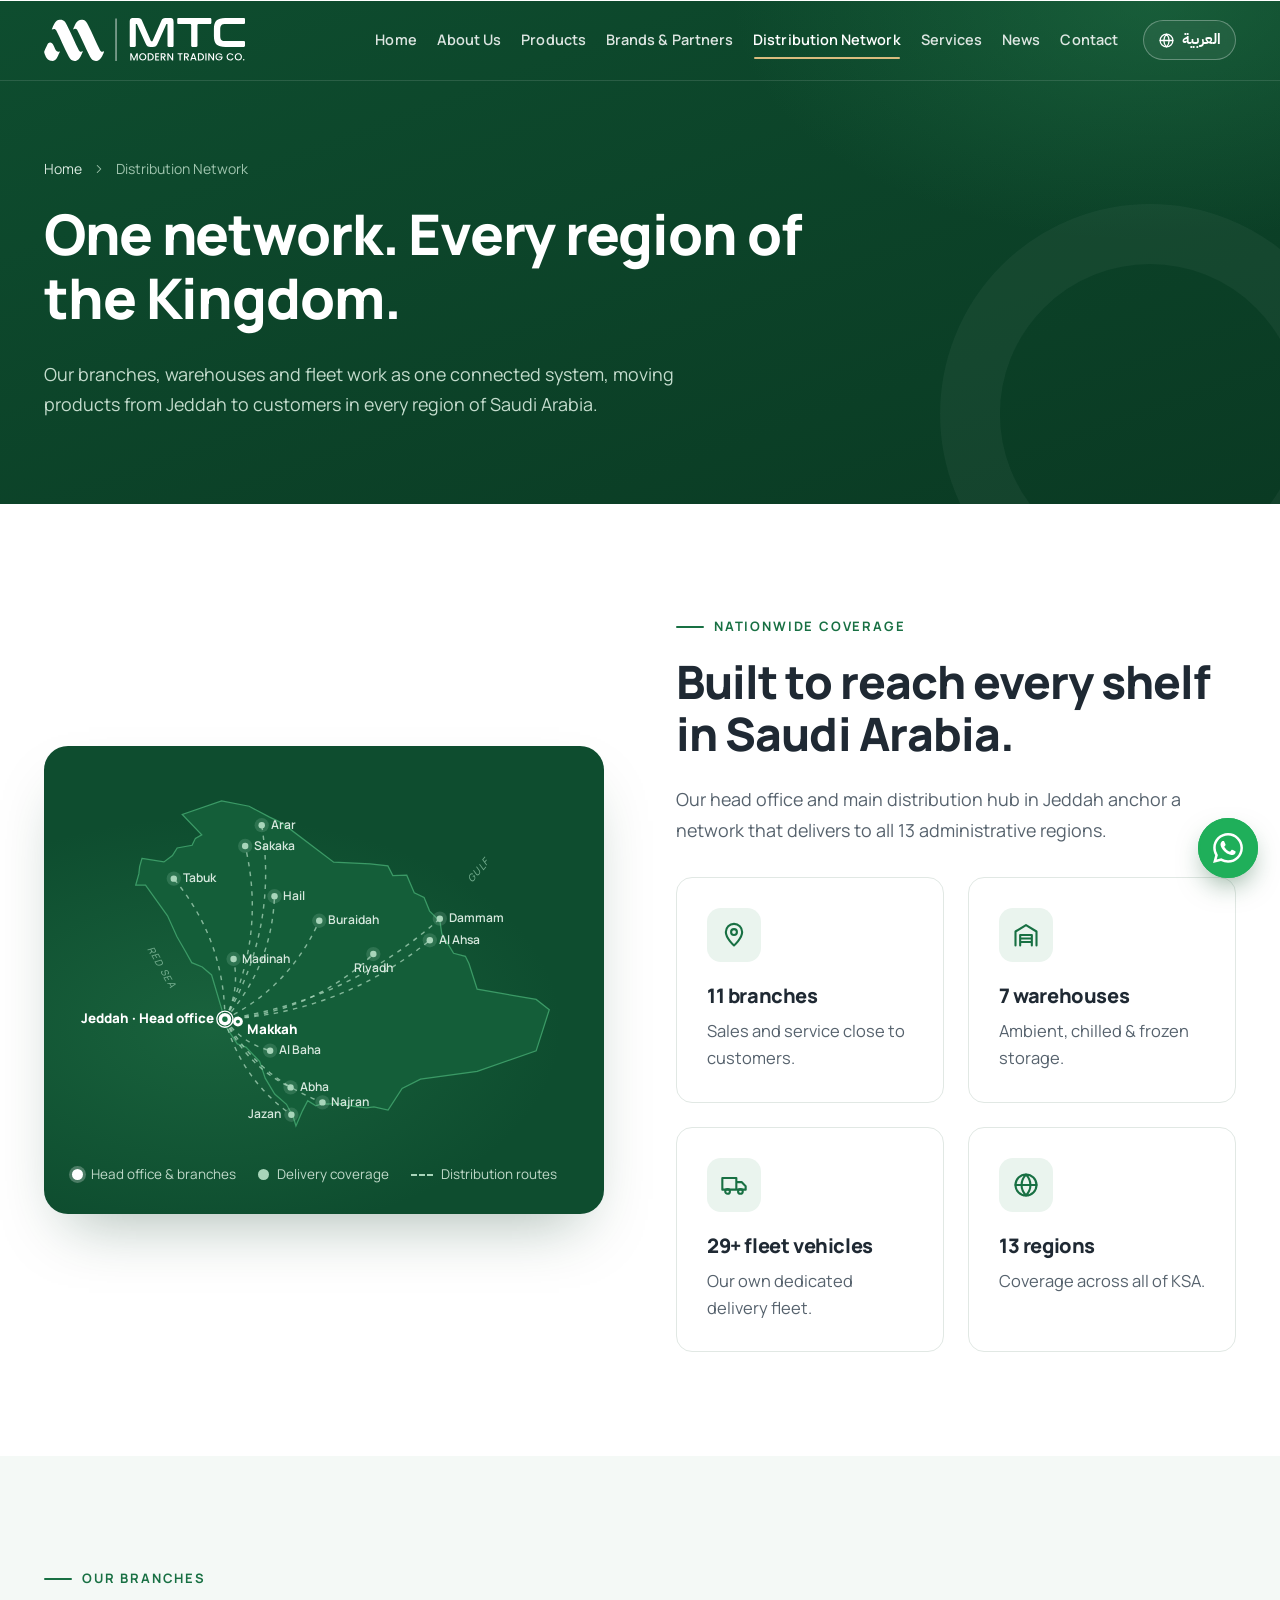
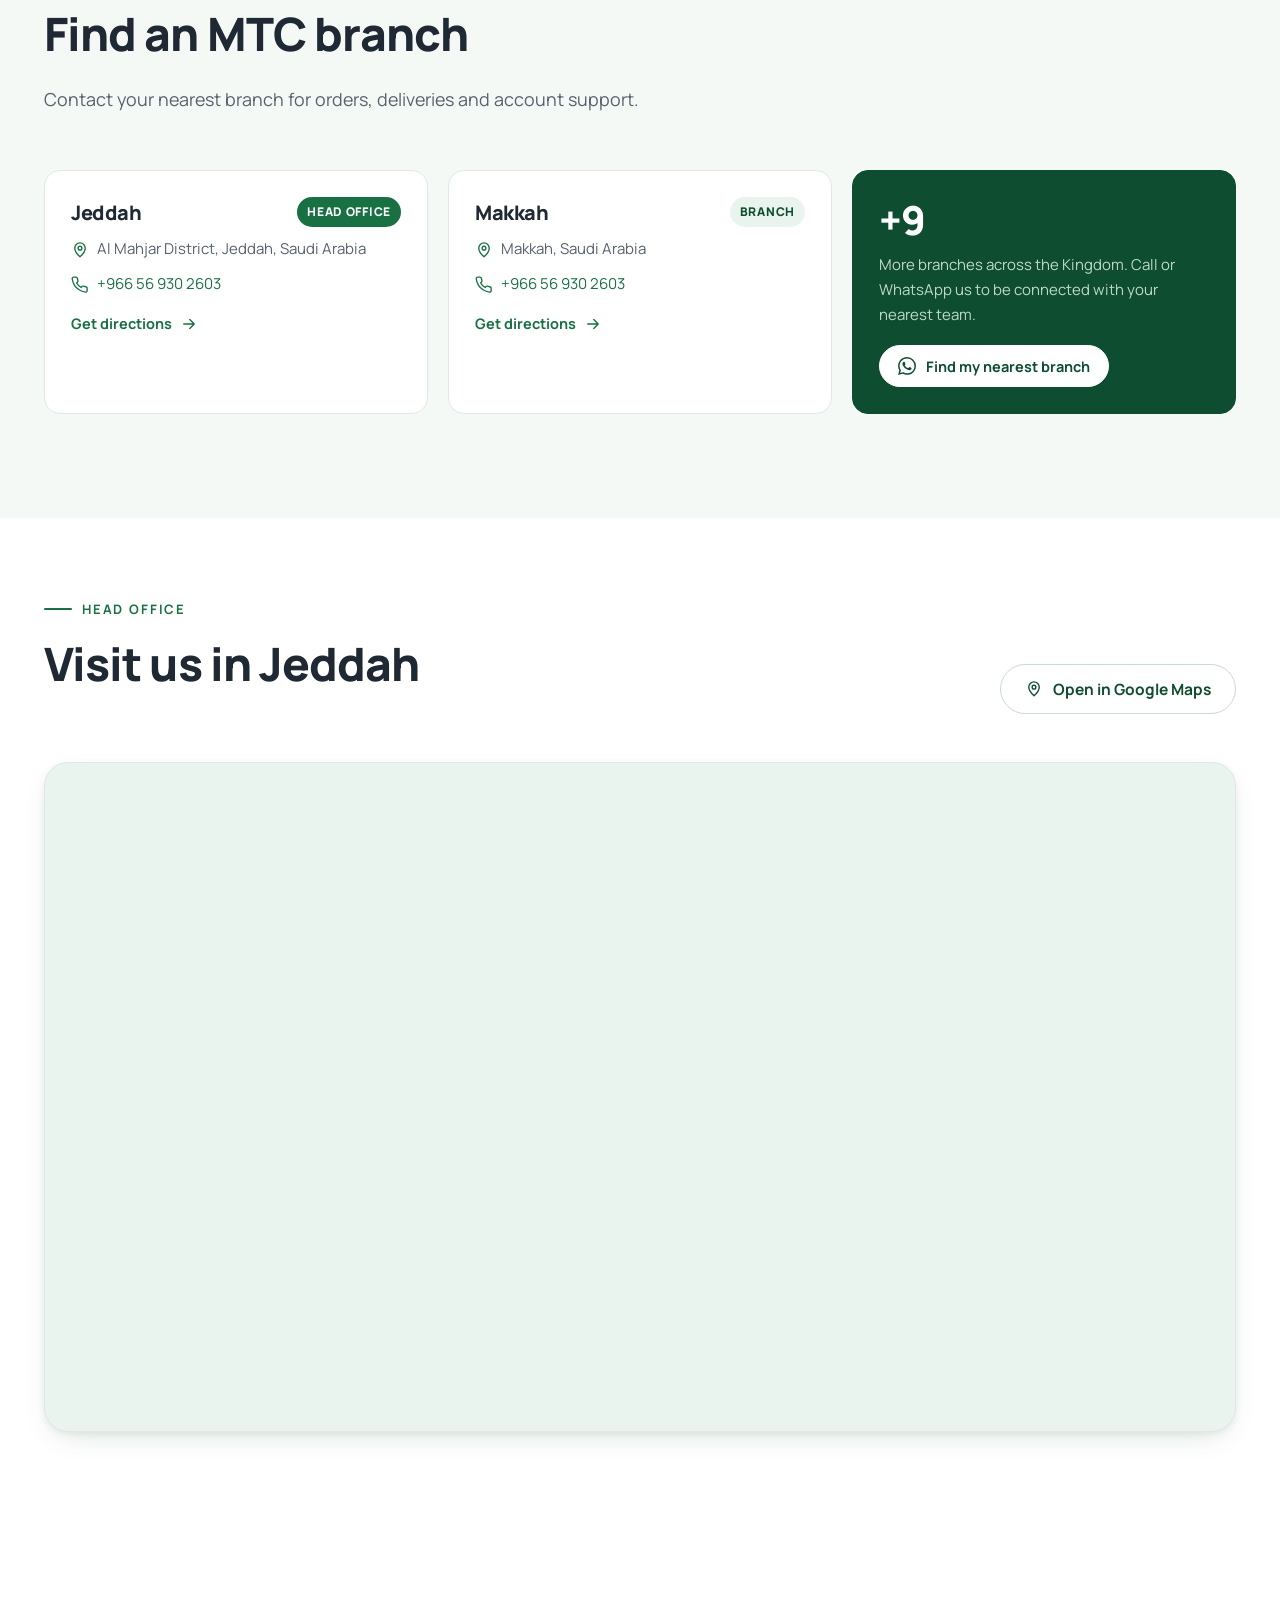
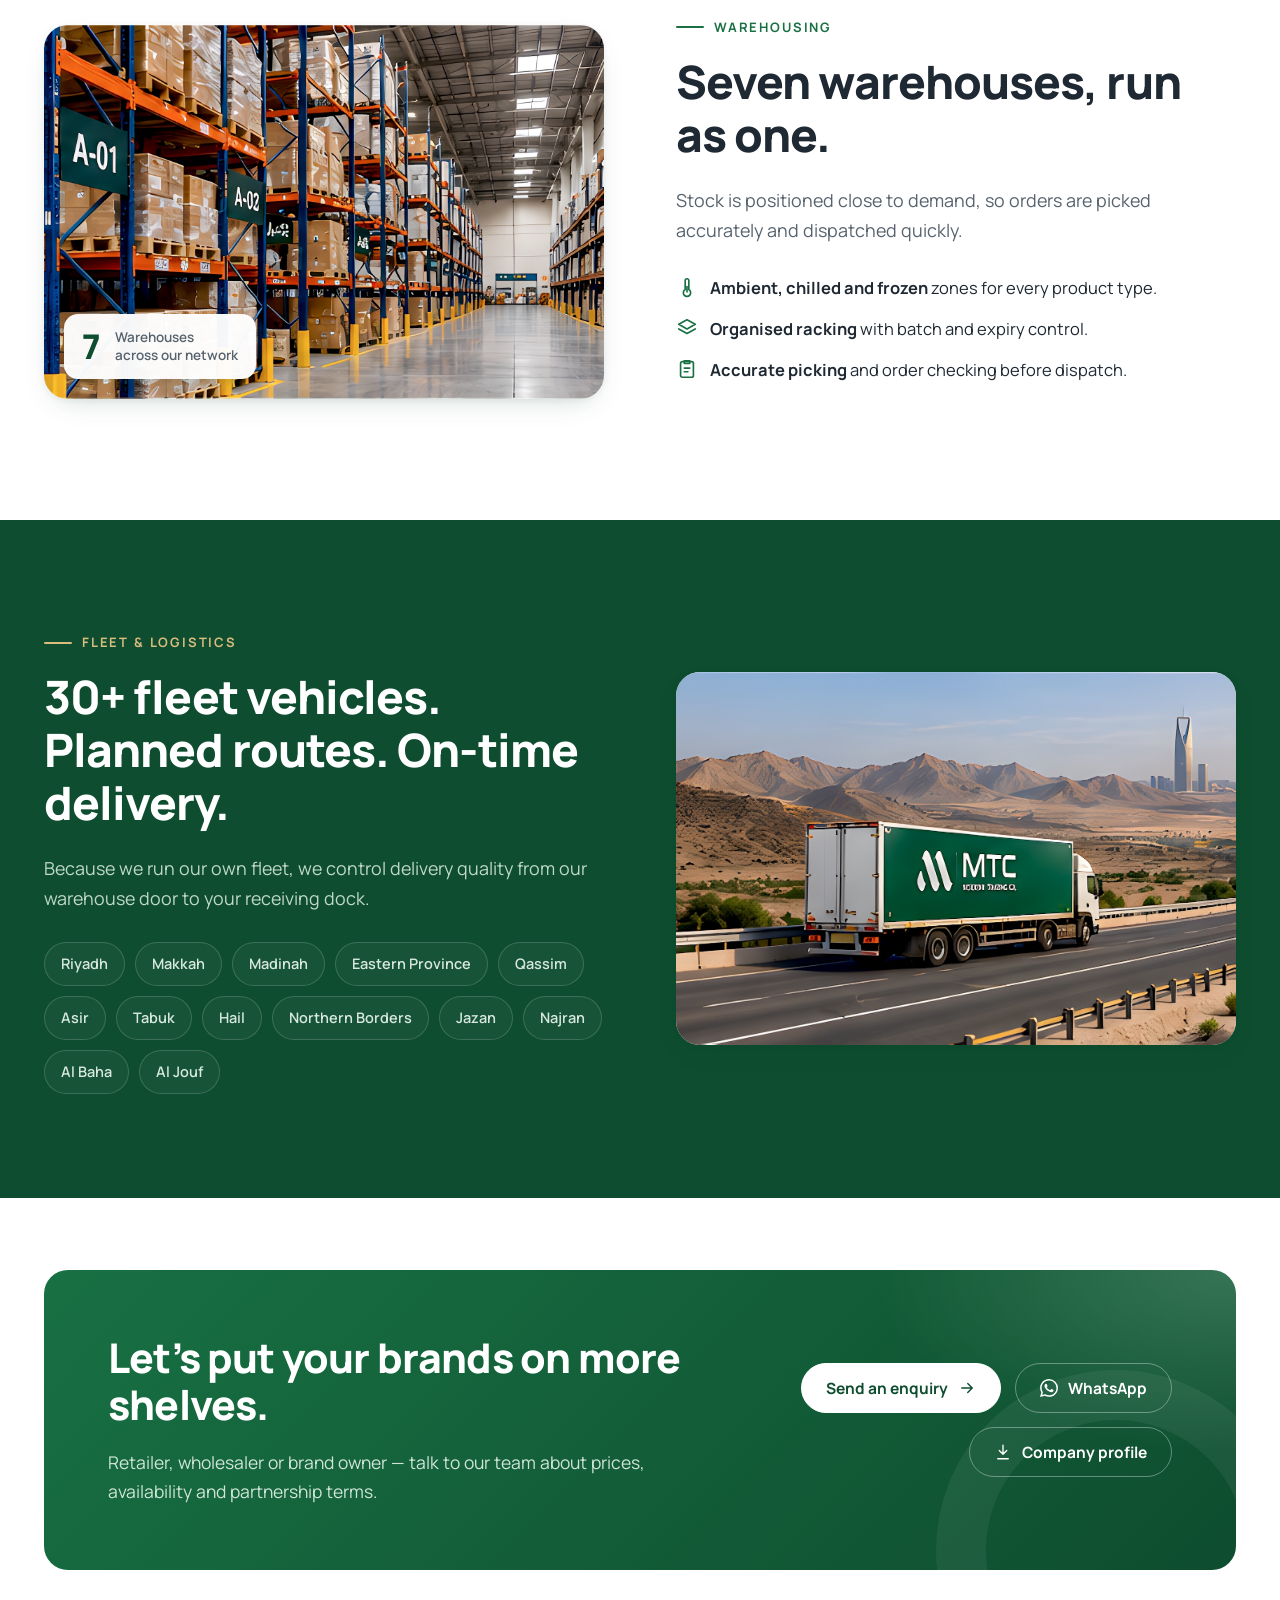
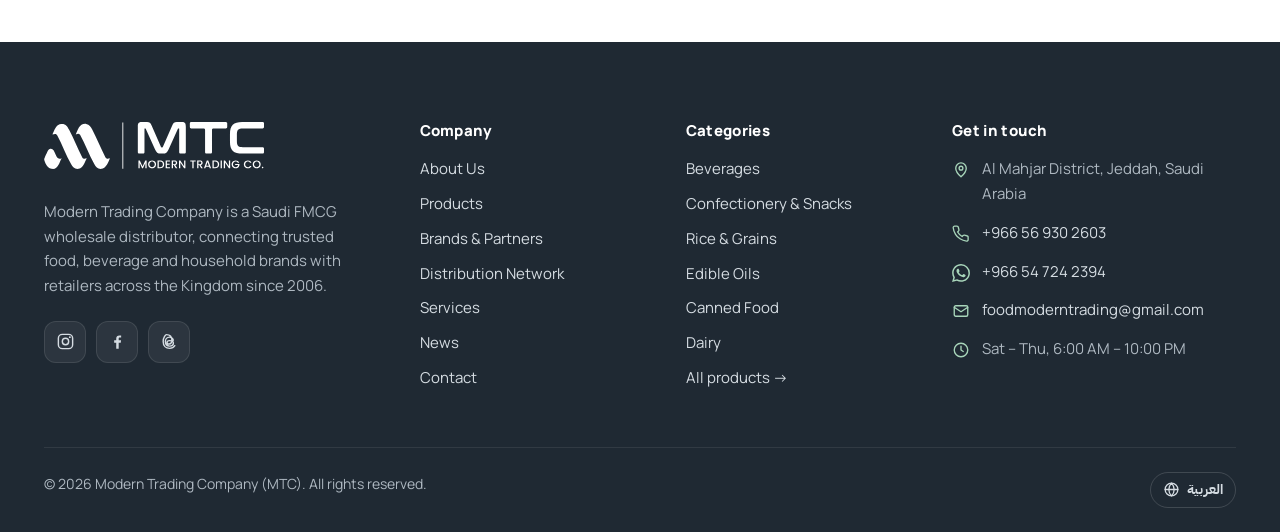
<file: network.html>
<!doctype html>
<html lang="en" dir="ltr">
<head>
  <meta charset="utf-8">
  <meta name="viewport" content="width=device-width, initial-scale=1">
  <title data-ar="شبكة التوزيع | شركة التجارة الحديثة">Distribution Network | Modern Trading Company (MTC)</title>
  <meta name="description" content="MTC's distribution network: 11 branches, 7 warehouses and a 30+ vehicle fleet delivering FMCG products to every region of Saudi Arabia.">
  <meta name="theme-color" content="#0E4D2F">
  <link rel="canonical" href="https://www.foodmoderntrading.com/network.html">
  <meta property="og:type" content="website">
  <meta property="og:site_name" content="Modern Trading Company (MTC)">
  <meta property="og:title" content="Distribution Network | Modern Trading Company (MTC)">
  <meta property="og:description" content="MTC's distribution network: 11 branches, 7 warehouses and a 30+ vehicle fleet delivering FMCG products to every region of Saudi Arabia.">
  <meta property="og:locale" content="en_US">
  <meta property="og:locale:alternate" content="ar_SA">
  <meta property="og:url" content="https://www.foodmoderntrading.com/network.html">
  <meta property="og:image" content="https://www.foodmoderntrading.com/img/og-image.png">
  <meta property="og:image:width" content="1200">
  <meta property="og:image:height" content="630">
  <meta name="twitter:card" content="summary_large_image">
  <link rel="icon" href="img/favicon.svg" type="image/svg+xml">
  <link rel="preconnect" href="https://fonts.googleapis.com">
  <link rel="preconnect" href="https://fonts.gstatic.com" crossorigin>
  <link href="https://fonts.googleapis.com/css2?family=IBM+Plex+Sans+Arabic:wght@400;500;600;700&family=Manrope:wght@400;500;600;700;800&display=swap" rel="stylesheet">
  <link rel="stylesheet" href="css/style.css?v=20261126i">
  <script>(function(){var d=document.documentElement;d.className+=" js";try{var q=new URLSearchParams(location.search).get("lang");var l=q||localStorage.getItem("mtc-lang");if(l==="ar"){d.lang="ar";d.dir="rtl";}}catch(e){}})();</script>
</head>
<body>
<a class="skip-link" href="#main"><span lang="en">Skip to content</span><span lang="ar">انتقل إلى المحتوى</span></a>
<header class="site-header is-overlay">
  <div class="container header-inner">
    <a class="brand" href="index.html" aria-label="Modern Trading Company — home" data-ar-aria-label="شركة التجارة الحديثة — الصفحة الرئيسية">
      <img class="logo-dark" src="img/logo/mtc-logo.svg" alt="Modern Trading Company (MTC)" data-ar-alt="شركة التجارة الحديثة" width="383" height="84">
      <img class="logo-light" src="img/logo/mtc-logo-white.svg" alt="" aria-hidden="true" width="383" height="84">
    </a>
    <nav class="main-nav" id="main-nav" aria-label="Main" data-ar-aria-label="القائمة الرئيسية">
      <ul>
      <li><a href="index.html"><span lang="en">Home</span><span lang="ar">الرئيسية</span></a></li>
          <li><a href="about.html"><span lang="en">About Us</span><span lang="ar">من نحن</span></a></li>
          <li><a href="products.html"><span lang="en">Products</span><span lang="ar">المنتجات</span></a></li>
          <li><a href="brands.html"><span lang="en">Brands &amp; Partners</span><span lang="ar">العلامات والشركاء</span></a></li>
          <li><a href="network.html" aria-current="page"><span lang="en">Distribution Network</span><span lang="ar">شبكة التوزيع</span></a></li>
          <li><a href="services.html"><span lang="en">Services</span><span lang="ar">الخدمات</span></a></li>
          <li><a href="news.html"><span lang="en">News</span><span lang="ar">الأخبار</span></a></li>
          <li><a href="contact.html"><span lang="en">Contact</span><span lang="ar">اتصل بنا</span></a></li>
      </ul>
      <div class="nav-cta">
        <a class="btn" href="contact.html#wholesale"><span lang="en">Wholesale enquiry</span><span lang="ar">طلب أسعار الجملة</span></a>
        <a class="btn btn-wa" href="https://wa.me/966547242394?text=Hello%20MTC%2C%20I%20have%20a%20wholesale%20enquiry." target="_blank" rel="noopener"><svg viewBox="0 0 24 24" aria-hidden="true" focusable="false"><path fill="currentColor" d="M17.47 14.38c-.3-.15-1.76-.87-2.03-.97-.27-.1-.47-.15-.67.15-.2.3-.77.97-.94 1.16-.17.2-.35.22-.64.08-.3-.15-1.26-.47-2.39-1.48-.88-.79-1.48-1.76-1.65-2.06-.17-.3-.02-.46.13-.6.13-.14.3-.35.45-.52.15-.18.2-.3.3-.5.1-.2.05-.37-.03-.52-.07-.15-.67-1.61-.92-2.2-.24-.58-.49-.5-.67-.51h-.57c-.2 0-.52.07-.79.37-.27.3-1.04 1.02-1.04 2.48s1.07 2.88 1.21 3.07c.15.2 2.1 3.2 5.08 4.49.71.31 1.26.49 1.7.63.71.22 1.36.19 1.87.12.57-.09 1.76-.72 2-1.41.25-.7.25-1.29.18-1.41-.08-.13-.27-.2-.57-.35m-5.42 7.4h-.01a9.87 9.87 0 0 1-5.03-1.38l-.36-.21-3.74.98 1-3.65-.24-.37a9.86 9.86 0 0 1-1.51-5.26c0-5.45 4.44-9.88 9.89-9.88 2.64 0 5.12 1.03 6.99 2.9a9.83 9.83 0 0 1 2.89 6.99c0 5.45-4.44 9.88-9.89 9.88m8.41-18.3A11.82 11.82 0 0 0 12.05 0C5.5 0 .16 5.34.16 11.89c0 2.1.55 4.14 1.59 5.95L.06 24l6.3-1.65a11.88 11.88 0 0 0 5.68 1.45h.01c6.55 0 11.89-5.34 11.89-11.89a11.82 11.82 0 0 0-3.48-8.41z"/></svg><span lang="en">WhatsApp us</span><span lang="ar">راسلنا واتساب</span></a>
      </div>
    </nav>
    <div class="header-actions">
      <button class="lang-toggle" type="button" aria-label="التبديل إلى العربية"><svg viewBox="0 0 24 24" fill="none" stroke="currentColor" stroke-width="1.8" stroke-linecap="round" stroke-linejoin="round" aria-hidden="true" focusable="false"><circle cx="12" cy="12" r="9"/><path d="M3 12h18M12 3c2.5 2.7 3.8 5.7 3.8 9s-1.3 6.3-3.8 9c-2.5-2.7-3.8-5.7-3.8-9S9.5 5.7 12 3z"/></svg><span class="lt-label">العربية</span></button>
      <a class="btn btn-sm" href="contact.html#wholesale"><span lang="en">Wholesale enquiry</span><span lang="ar">طلب أسعار الجملة</span></a>
      <button class="menu-btn" type="button" aria-expanded="false" aria-controls="main-nav" aria-label="Open menu" data-ar-aria-label="فتح القائمة"><span></span></button>
    </div>
  </div>
</header>

<main id="main">
<section class="page-hero"><div class="container"><nav class="crumbs" aria-label="Breadcrumb" data-ar-aria-label="مسار التصفح"><a href="index.html"><span lang="en">Home</span><span lang="ar">الرئيسية</span></a><svg class="flip" viewBox="0 0 24 24" fill="none" stroke="currentColor" stroke-width="1.8" stroke-linecap="round" stroke-linejoin="round" aria-hidden="true" focusable="false"><path d="m9 6 6 6-6 6"/></svg><span aria-current="page"><span lang="en">Distribution Network</span><span lang="ar">شبكة التوزيع</span></span></nav><h1><span lang="en">One network. Every region of the Kingdom.</span><span lang="ar">شبكة واحدة تغطي جميع مناطق المملكة.</span></h1><p class="lead"><span lang="en">Our branches, warehouses and fleet work as one connected system, moving products from Jeddah to customers in every region of Saudi Arabia.</span><span lang="ar">تعمل فروعنا ومستودعاتنا وأسطولنا كمنظومة واحدة مترابطة، تنقل المنتجات من جدة إلى العملاء في جميع مناطق المملكة العربية السعودية.</span></p></div></section>

<!-- ================= MAP + STATS ================= -->
<section class="section">
  <div class="container split">
    <div class="reveal"><div class="map-card">
  <svg class="ksa-map" viewBox="-44 0 564 420" role="img" aria-label="Map of Saudi Arabia showing MTC's head office in Jeddah, the Makkah branch and delivery coverage to every region" data-ar-aria-label="خريطة المملكة العربية السعودية توضح المقر الرئيسي في جدة وفرع مكة المكرمة وتغطية التوزيع لجميع المناطق">
  <path class="land" d="M34.3 94.5L58.9 98.4L68.4 91.3L73.7 82.8L90.4 79.8L94.1 72.0L101.2 68.1L79.4 45.3L123.4 30.1L154.2 36.1L177.1 48.3L191.2 55.0L248.8 98.7L289.5 100.5L309.5 102.8L315.0 113.6L330.6 113.2L339.0 132.9L350.0 138.2L356.2 153.4L367.8 164.9L369.8 178.7L383.0 200.6L396.2 204.0L400.2 212.1L409.4 240.8L475.4 252.3L490.1 263.8L475.4 309.8L409.4 332.8L346.0 341.5L325.4 351.9L309.7 376.0L293.9 372.4L285.5 373.5L264.2 371.2L260.2 368.9L234.7 369.4L228.8 371.4L219.8 365.5L214.0 376.7L206.6 393.8L203.7 384.1L196.0 369.6L182.8 358.1L172.2 340.4L165.9 321.5L150.9 305.9L141.0 302.0L126.5 280.1L123.8 264.0L112.2 224.9L101.8 216.0L90.0 211.1L82.7 198.0L73.5 182.2L62.9 158.7L49.5 140.1L38.3 124.4L27.3 124.4L30.8 111.8L31.7 103.7Z"/>
  <text class="sea" x="40" y="196" transform="rotate(60 40 196)">RED SEA</text>
  <text class="sea" x="404" y="122" transform="rotate(-50 404 122)">GULF</text>
  <path class="route" d="M127.1 274.4Q133.9 278.4 141.7 277.1"/><path class="route" d="M127.1 274.4Q144.1 242.4 136.8 207.0"/><path class="route" d="M127.1 274.4Q223.3 267.8 293.2 201.5"/><path class="route" d="M127.1 274.4Q264.3 254.4 367.6 161.9"/><path class="route" d="M127.1 274.4Q256.1 267.6 356.4 186.1"/><path class="route" d="M127.1 274.4Q199.7 238.3 232.7 164.2"/><path class="route" d="M127.1 274.4Q179.6 215.6 182.6 136.8"/><path class="route" d="M127.1 274.4Q126.8 185.5 69.9 117.1"/><path class="route" d="M127.1 274.4Q173.4 181.5 149.8 80.5"/><path class="route" d="M127.1 274.4Q186.8 173.3 168.3 57.3"/><path class="route" d="M127.1 274.4Q146.1 301.1 177.7 309.6"/><path class="route" d="M127.1 274.4Q150.1 325.8 200.6 350.7"/><path class="route" d="M127.1 274.4Q145.1 341.2 201.5 381.3"/><path class="route" d="M127.1 274.4Q164.9 340.6 236.3 367.5"/>
  <g class="hub"><circle class="pulse" cx="127.1" cy="274.4" r="9"/><circle class="core" cx="127.1" cy="274.4" r="7"/><circle cx="127.1" cy="274.4" r="3" fill="#187043"/></g><g class="branch"><circle class="core" cx="141.7" cy="277.1" r="5.5"/><circle cx="141.7" cy="277.1" r="2.2" fill="#187043"/></g><g class="city"><circle class="halo" cx="136.8" cy="207.0" r="8"/><circle cx="136.8" cy="207.0" r="3.6"/></g><g class="city"><circle class="halo" cx="293.2" cy="201.5" r="8"/><circle cx="293.2" cy="201.5" r="3.6"/></g><g class="city"><circle class="halo" cx="367.6" cy="161.9" r="8"/><circle cx="367.6" cy="161.9" r="3.6"/></g><g class="city"><circle class="halo" cx="356.4" cy="186.1" r="8"/><circle cx="356.4" cy="186.1" r="3.6"/></g><g class="city"><circle class="halo" cx="232.7" cy="164.2" r="8"/><circle cx="232.7" cy="164.2" r="3.6"/></g><g class="city"><circle class="halo" cx="182.6" cy="136.8" r="8"/><circle cx="182.6" cy="136.8" r="3.6"/></g><g class="city"><circle class="halo" cx="69.9" cy="117.1" r="8"/><circle cx="69.9" cy="117.1" r="3.6"/></g><g class="city"><circle class="halo" cx="149.8" cy="80.5" r="8"/><circle cx="149.8" cy="80.5" r="3.6"/></g><g class="city"><circle class="halo" cx="168.3" cy="57.3" r="8"/><circle cx="168.3" cy="57.3" r="3.6"/></g><g class="city"><circle class="halo" cx="177.7" cy="309.6" r="8"/><circle cx="177.7" cy="309.6" r="3.6"/></g><g class="city"><circle class="halo" cx="200.6" cy="350.7" r="8"/><circle cx="200.6" cy="350.7" r="3.6"/></g><g class="city"><circle class="halo" cx="201.5" cy="381.3" r="8"/><circle cx="201.5" cy="381.3" r="3.6"/></g><g class="city"><circle class="halo" cx="236.3" cy="367.5" r="8"/><circle cx="236.3" cy="367.5" r="3.6"/></g>
  <g lang="en"><text class="big" x="115.1" y="278.4" text-anchor="end">Jeddah · Head office</text><text class="big" x="151.7" y="291.1">Makkah</text><text x="146.8" y="211.0">Madinah</text><text x="293.2" y="221.5" text-anchor="middle">Riyadh</text><text x="377.6" y="165.9">Dammam</text><text x="366.4" y="190.1">Al Ahsa</text><text x="242.7" y="168.2">Buraidah</text><text x="192.6" y="140.8">Hail</text><text x="79.9" y="121.1">Tabuk</text><text x="159.8" y="84.5">Sakaka</text><text x="178.3" y="61.3">Arar</text><text x="187.7" y="313.6">Al Baha</text><text x="210.6" y="354.7">Abha</text><text x="189.5" y="385.3" text-anchor="end">Jazan</text><text x="246.3" y="371.5">Najran</text></g>
  <g lang="ar"><text class="big" x="115.1" y="278.4" text-anchor="end">جدة · المقر الرئيسي</text><text class="big" x="151.7" y="291.1">مكة المكرمة</text><text x="146.8" y="211.0">المدينة المنورة</text><text x="293.2" y="221.5" text-anchor="middle">الرياض</text><text x="377.6" y="165.9">الدمام</text><text x="366.4" y="190.1">الأحساء</text><text x="242.7" y="168.2">بريدة</text><text x="192.6" y="140.8">حائل</text><text x="79.9" y="121.1">تبوك</text><text x="159.8" y="84.5">سكاكا</text><text x="178.3" y="61.3">عرعر</text><text x="187.7" y="313.6">الباحة</text><text x="210.6" y="354.7">أبها</text><text x="189.5" y="385.3" text-anchor="end">جازان</text><text x="246.3" y="371.5">نجران</text></g>
</svg>

  <div class="map-legend">
    <span><i class="w"></i><span lang="en">Head office &amp; branches</span><span lang="ar">المقر الرئيسي والفروع</span></span>
    <span><i></i><span lang="en">Delivery coverage</span><span lang="ar">تغطية التوزيع</span></span>
    <span><i class="r"></i><span lang="en">Distribution routes</span><span lang="ar">مسارات التوزيع</span></span>
  </div>
</div>
</div>
    <div class="reveal d1">
      <p class="eyebrow"><span lang="en">Nationwide coverage</span><span lang="ar">تغطية وطنية</span></p>
      <h2 class="h2"><span lang="en">Built to reach every shelf in Saudi Arabia.</span><span lang="ar">مصممة للوصول إلى كل رف في المملكة.</span></h2>
      <p class="lead"><span lang="en">Our head office and main distribution hub in Jeddah anchor a network that delivers to all 13 administrative regions.</span><span lang="ar">يشكّل مقرنا الرئيسي ومركز التوزيع الرئيسي في جدة محور شبكة توصل إلى جميع المناطق الإدارية الثلاث عشرة.</span></p>
      <div class="grid g-2" style="margin-top:32px">
        <div class="card"><div class="icon-box"><svg viewBox="0 0 24 24" fill="none" stroke="currentColor" stroke-width="1.8" stroke-linecap="round" stroke-linejoin="round" aria-hidden="true" focusable="false"><path d="M12 21s-7-6.2-7-11.5a7 7 0 0 1 14 0C19 14.8 12 21 12 21z"/><circle cx="12" cy="9.5" r="2.5"/></svg></div><h3><span data-count="11">11</span> <span lang="en">branches</span><span lang="ar">فرعًا</span></h3><p><span lang="en">Sales and service close to customers.</span><span lang="ar">مبيعات وخدمة قريبة من العملاء.</span></p></div>
        <div class="card"><div class="icon-box"><svg viewBox="0 0 24 24" fill="none" stroke="currentColor" stroke-width="1.8" stroke-linecap="round" stroke-linejoin="round" aria-hidden="true" focusable="false"><path d="M3 21V9l9-5.5L21 9v12"/><path d="M7 21v-9h10v9M7 15h10M7 18h10"/></svg></div><h3><span data-count="7">7</span> <span lang="en">warehouses</span><span lang="ar">مستودعات</span></h3><p><span lang="en">Ambient, chilled &amp; frozen storage.</span><span lang="ar">تخزين جاف ومبرد ومجمد.</span></p></div>
        <div class="card"><div class="icon-box"><svg viewBox="0 0 24 24" fill="none" stroke="currentColor" stroke-width="1.8" stroke-linecap="round" stroke-linejoin="round" aria-hidden="true" focusable="false"><path d="M2 6h12v10H2zM14 9.5h4.5L22 13v3h-8"/><circle cx="6.5" cy="17.5" r="2"/><circle cx="17.5" cy="17.5" r="2"/></svg></div><h3><span data-count="30" data-suffix="+">30+</span> <span lang="en">fleet vehicles</span><span lang="ar">مركبة في أسطولنا</span></h3><p><span lang="en">Our own dedicated delivery fleet.</span><span lang="ar">أسطول توصيل خاص بنا.</span></p></div>
        <div class="card"><div class="icon-box"><svg viewBox="0 0 24 24" fill="none" stroke="currentColor" stroke-width="1.8" stroke-linecap="round" stroke-linejoin="round" aria-hidden="true" focusable="false"><circle cx="12" cy="12" r="9"/><path d="M3 12h18M12 3c2.5 2.7 3.8 5.7 3.8 9s-1.3 6.3-3.8 9c-2.5-2.7-3.8-5.7-3.8-9S9.5 5.7 12 3z"/></svg></div><h3>13 <span lang="en">regions</span><span lang="ar">منطقة</span></h3><p><span lang="en">Coverage across all of KSA.</span><span lang="ar">تغطية لجميع أنحاء المملكة.</span></p></div>
      </div>
    </div>
  </div>
</section>

<!-- ================= BRANCHES ================= -->
<section class="section tint" id="branches">
  <div class="container">
    <div class="section-head">
      <p class="eyebrow"><span lang="en">Our branches</span><span lang="ar">فروعنا</span></p>
      <h2><span lang="en">Find an MTC branch</span><span lang="ar">اعثر على فرع للشركة</span></h2>
      <p class="lead"><span lang="en">Contact your nearest branch for orders, deliveries and account support.</span><span lang="ar">تواصل مع أقرب فرع للطلبات والتوصيل ودعم الحسابات.</span></p>
    </div>
    <!-- BRANCHES: copy a <div class="branch"> block for each branch. Paste each branch's Google Maps link into the "Get directions" href. -->
    <div class="branch-list">
      <div class="branch reveal">
        <div class="top"><h3><span lang="en">Jeddah</span><span lang="ar">جدة</span></h3><span class="badge"><span lang="en">Head office</span><span lang="ar">المقر الرئيسي</span></span></div>
        <p><svg viewBox="0 0 24 24" fill="none" stroke="currentColor" stroke-width="1.8" stroke-linecap="round" stroke-linejoin="round" aria-hidden="true" focusable="false"><path d="M12 21s-7-6.2-7-11.5a7 7 0 0 1 14 0C19 14.8 12 21 12 21z"/><circle cx="12" cy="9.5" r="2.5"/></svg><span lang="en">Al Mahjar District, Jeddah, Saudi Arabia</span><span lang="ar">حي المحجر، جدة، المملكة العربية السعودية</span></p>
        <p><svg viewBox="0 0 24 24" fill="none" stroke="currentColor" stroke-width="1.8" stroke-linecap="round" stroke-linejoin="round" aria-hidden="true" focusable="false"><path d="M21.5 16.6v2.9a2 2 0 0 1-2.2 2 19.8 19.8 0 0 1-8.6-3.1 19.5 19.5 0 0 1-6-6A19.8 19.8 0 0 1 1.6 3.7 2 2 0 0 1 3.6 1.5h2.9a2 2 0 0 1 2 1.7c.1.9.4 1.8.7 2.7a2 2 0 0 1-.5 2.1L7.5 9.3a16 16 0 0 0 6 6l1.3-1.3a2 2 0 0 1 2.1-.4c.9.3 1.8.6 2.7.7a2 2 0 0 1 1.9 2.3z"/></svg><a href="tel:+966569302603" dir="ltr">+966 56 930 2603</a></p>
        <a class="link-arrow" href="https://www.google.com/maps/search/?api=1&amp;query=Al+Mahjar+District+Jeddah" target="_blank" rel="noopener"><span lang="en">Get directions</span><span lang="ar">الاتجاهات</span><svg viewBox="0 0 24 24" fill="none" stroke="currentColor" stroke-width="1.8" stroke-linecap="round" stroke-linejoin="round" aria-hidden="true" focusable="false"><path d="M5 12h14M13 6l6 6-6 6"/></svg></a>
      </div>
      <div class="branch reveal d1">
        <div class="top"><h3><span lang="en">Makkah</span><span lang="ar">مكة المكرمة</span></h3><span class="badge soft"><span lang="en">Branch</span><span lang="ar">فرع</span></span></div>
        <p><svg viewBox="0 0 24 24" fill="none" stroke="currentColor" stroke-width="1.8" stroke-linecap="round" stroke-linejoin="round" aria-hidden="true" focusable="false"><path d="M12 21s-7-6.2-7-11.5a7 7 0 0 1 14 0C19 14.8 12 21 12 21z"/><circle cx="12" cy="9.5" r="2.5"/></svg><span lang="en">Makkah, Saudi Arabia</span><span lang="ar">مكة المكرمة، المملكة العربية السعودية</span></p>
        <p><svg viewBox="0 0 24 24" fill="none" stroke="currentColor" stroke-width="1.8" stroke-linecap="round" stroke-linejoin="round" aria-hidden="true" focusable="false"><path d="M21.5 16.6v2.9a2 2 0 0 1-2.2 2 19.8 19.8 0 0 1-8.6-3.1 19.5 19.5 0 0 1-6-6A19.8 19.8 0 0 1 1.6 3.7 2 2 0 0 1 3.6 1.5h2.9a2 2 0 0 1 2 1.7c.1.9.4 1.8.7 2.7a2 2 0 0 1-.5 2.1L7.5 9.3a16 16 0 0 0 6 6l1.3-1.3a2 2 0 0 1 2.1-.4c.9.3 1.8.6 2.7.7a2 2 0 0 1 1.9 2.3z"/></svg><a href="tel:+966569302603" dir="ltr">+966 56 930 2603</a></p>
        <!-- TODO: replace with the Makkah branch Google Maps link -->
        <a class="link-arrow" href="https://www.google.com/maps/search/?api=1&amp;query=Makkah" target="_blank" rel="noopener"><span lang="en">Get directions</span><span lang="ar">الاتجاهات</span><svg viewBox="0 0 24 24" fill="none" stroke="currentColor" stroke-width="1.8" stroke-linecap="round" stroke-linejoin="round" aria-hidden="true" focusable="false"><path d="M5 12h14M13 6l6 6-6 6"/></svg></a>
      </div>
      <div class="branch more reveal d2">
        <h3>+9</h3>
        <p><span lang="en">More branches across the Kingdom. Call or WhatsApp us to be connected with your nearest team.</span><span lang="ar">فروع أخرى في أنحاء المملكة. اتصل بنا أو راسلنا عبر واتساب لنوصلك بأقرب فريق.</span></p>
        <a class="btn btn-light btn-sm" href="https://wa.me/966547242394?text=Hello%20MTC%2C%20which%20branch%20is%20nearest%20to%20me%3F%20My%20city%20is%3A" target="_blank" rel="noopener" style="align-self:flex-start;margin-top:8px"><svg viewBox="0 0 24 24" aria-hidden="true" focusable="false"><path fill="currentColor" d="M17.47 14.38c-.3-.15-1.76-.87-2.03-.97-.27-.1-.47-.15-.67.15-.2.3-.77.97-.94 1.16-.17.2-.35.22-.64.08-.3-.15-1.26-.47-2.39-1.48-.88-.79-1.48-1.76-1.65-2.06-.17-.3-.02-.46.13-.6.13-.14.3-.35.45-.52.15-.18.2-.3.3-.5.1-.2.05-.37-.03-.52-.07-.15-.67-1.61-.92-2.2-.24-.58-.49-.5-.67-.51h-.57c-.2 0-.52.07-.79.37-.27.3-1.04 1.02-1.04 2.48s1.07 2.88 1.21 3.07c.15.2 2.1 3.2 5.08 4.49.71.31 1.26.49 1.7.63.71.22 1.36.19 1.87.12.57-.09 1.76-.72 2-1.41.25-.7.25-1.29.18-1.41-.08-.13-.27-.2-.57-.35m-5.42 7.4h-.01a9.87 9.87 0 0 1-5.03-1.38l-.36-.21-3.74.98 1-3.65-.24-.37a9.86 9.86 0 0 1-1.51-5.26c0-5.45 4.44-9.88 9.89-9.88 2.64 0 5.12 1.03 6.99 2.9a9.83 9.83 0 0 1 2.89 6.99c0 5.45-4.44 9.88-9.89 9.88m8.41-18.3A11.82 11.82 0 0 0 12.05 0C5.5 0 .16 5.34.16 11.89c0 2.1.55 4.14 1.59 5.95L.06 24l6.3-1.65a11.88 11.88 0 0 0 5.68 1.45h.01c6.55 0 11.89-5.34 11.89-11.89a11.82 11.82 0 0 0-3.48-8.41z"/></svg><span lang="en">Find my nearest branch</span><span lang="ar">اعثر على أقرب فرع</span></a>
      </div>
    </div>
  </div>
</section>

<!-- ================= HEAD OFFICE MAP ================= -->
<section class="section-sm">
  <div class="container">
    <div class="split-head">
      <div class="section-head">
        <p class="eyebrow"><span lang="en">Head office</span><span lang="ar">المقر الرئيسي</span></p>
        <h2><span lang="en">Visit us in Jeddah</span><span lang="ar">زورونا في جدة</span></h2>
      </div>
      <a class="btn btn-outline" href="https://www.google.com/maps/search/?api=1&amp;query=Al+Mahjar+District+Jeddah" target="_blank" rel="noopener"><svg viewBox="0 0 24 24" fill="none" stroke="currentColor" stroke-width="1.8" stroke-linecap="round" stroke-linejoin="round" aria-hidden="true" focusable="false"><path d="M12 21s-7-6.2-7-11.5a7 7 0 0 1 14 0C19 14.8 12 21 12 21z"/><circle cx="12" cy="9.5" r="2.5"/></svg><span lang="en">Open in Google Maps</span><span lang="ar">افتح في خرائط Google</span></a>
    </div>
    <!-- GOOGLE MAP: to show the exact pin, open your location in Google Maps → Share → Embed a map → copy the src="…" into this iframe -->
    <div class="map-embed reveal">
      <iframe src="https://www.google.com/maps?q=Al+Mahjar+District,+Jeddah,+Saudi+Arabia&amp;output=embed" loading="lazy" referrerpolicy="no-referrer-when-downgrade" title="Map of MTC head office, Al Mahjar District, Jeddah" data-ar-title="خريطة المقر الرئيسي للشركة في حي المحجر بجدة" allowfullscreen></iframe>
    </div>
  </div>
</section>

<!-- ================= WAREHOUSING ================= -->
<section class="section">
  <div class="container split">
    <div class="media reveal">
      <img src="img/photos/warehouse-racking.jpg" width="1600" height="1067" loading="lazy" alt="High-bay racking inside an MTC warehouse" data-ar-alt="رفوف عالية داخل أحد مستودعات الشركة">
      <div class="media-badge"><span class="big">7</span><small><span lang="en">Warehouses<br>across our network</span><span lang="ar">مستودعات<br>ضمن شبكتنا</span></small></div>
    </div>
    <div class="reveal d1">
      <p class="eyebrow"><span lang="en">Warehousing</span><span lang="ar">التخزين</span></p>
      <h2 class="h2"><span lang="en">Seven warehouses, run as one.</span><span lang="ar">سبعة مستودعات تُدار كمنظومة واحدة.</span></h2>
      <p class="lead"><span lang="en">Stock is positioned close to demand, so orders are picked accurately and dispatched quickly.</span><span lang="ar">نضع المخزون قريبًا من مواقع الطلب، لتُجهَّز الطلبات بدقة وتُشحن بسرعة.</span></p>
      <ul class="checklist">
        <li><svg viewBox="0 0 24 24" fill="none" stroke="currentColor" stroke-width="1.8" stroke-linecap="round" stroke-linejoin="round" aria-hidden="true" focusable="false"><path d="M14 14.8V5a2 2 0 0 0-4 0v9.8a4 4 0 1 0 4 0z"/><path d="M12 17.5v-6"/></svg><span><span lang="en"><strong>Ambient, chilled and frozen</strong> zones for every product type.</span><span lang="ar">مناطق <strong>جافة ومبردة ومجمدة</strong> لكل نوع من المنتجات.</span></span></li>
        <li><svg viewBox="0 0 24 24" fill="none" stroke="currentColor" stroke-width="1.8" stroke-linecap="round" stroke-linejoin="round" aria-hidden="true" focusable="false"><path d="m12 3 9 5-9 5-9-5z"/><path d="m3 13 9 5 9-5"/></svg><span><span lang="en"><strong>Organised racking</strong> with batch and expiry control.</span><span lang="ar"><strong>رفوف منظمة</strong> مع ضبط الدفعات وتواريخ الانتهاء.</span></span></li>
        <li><svg viewBox="0 0 24 24" fill="none" stroke="currentColor" stroke-width="1.8" stroke-linecap="round" stroke-linejoin="round" aria-hidden="true" focusable="false"><rect x="5" y="4" width="14" height="17" rx="2"/><path d="M9 3h6v3H9zM9 11h6M9 15h4"/></svg><span><span lang="en"><strong>Accurate picking</strong> and order checking before dispatch.</span><span lang="ar"><strong>تجهيز دقيق</strong> للطلبات وفحصها قبل الشحن.</span></span></li>
      </ul>
    </div>
  </div>
</section>

<!-- ================= FLEET ================= -->
<section class="section dark">
  <div class="container split rev">
    <div class="media reveal">
      <img src="img/photos/highway-truck.jpg" width="1400" height="933" loading="lazy" alt="MTC delivery trucks on a Saudi highway" data-ar-alt="شاحنات توصيل الشركة على طريق سريع في السعودية">
    </div>
    <div class="reveal d1">
      <p class="eyebrow light"><span lang="en">Fleet &amp; logistics</span><span lang="ar">الأسطول والخدمات اللوجستية</span></p>
      <h2 class="h2"><span lang="en">30+ fleet vehicles. Planned routes. On-time delivery.</span><span lang="ar">أكثر من 30 مركبة، مسارات مخططة، وتوصيل في الموعد.</span></h2>
      <p class="lead"><span lang="en">Because we run our own fleet, we control delivery quality from our warehouse door to your receiving dock.</span><span lang="ar">لأننا نشغّل أسطولنا الخاص، نتحكم في جودة التوصيل من باب مستودعنا حتى رصيف الاستلام لديك.</span></p>
      <ul class="regions" style="margin-top:28px">
        <li><span lang="en">Riyadh</span><span lang="ar">الرياض</span></li><li><span lang="en">Makkah</span><span lang="ar">مكة المكرمة</span></li><li><span lang="en">Madinah</span><span lang="ar">المدينة المنورة</span></li><li><span lang="en">Eastern Province</span><span lang="ar">المنطقة الشرقية</span></li><li><span lang="en">Qassim</span><span lang="ar">القصيم</span></li><li><span lang="en">Asir</span><span lang="ar">عسير</span></li><li><span lang="en">Tabuk</span><span lang="ar">تبوك</span></li><li><span lang="en">Hail</span><span lang="ar">حائل</span></li><li><span lang="en">Northern Borders</span><span lang="ar">الحدود الشمالية</span></li><li><span lang="en">Jazan</span><span lang="ar">جازان</span></li><li><span lang="en">Najran</span><span lang="ar">نجران</span></li><li><span lang="en">Al Baha</span><span lang="ar">الباحة</span></li><li><span lang="en">Al Jouf</span><span lang="ar">الجوف</span></li>
      </ul>
    </div>
  </div>
</section>

<section class="section-sm">
  <div class="container">
    <div class="cta-band reveal">
      <div>
        <h2><span lang="en">Let’s put your brands on more shelves.</span><span lang="ar">لنضع علاماتك التجارية على مزيد من الرفوف.</span></h2>
        <p><span lang="en">Retailer, wholesaler or brand owner — talk to our team about prices, availability and partnership terms.</span><span lang="ar">سواء كنت تاجر تجزئة أو جملة أو مالك علامة تجارية — تحدث مع فريقنا عن الأسعار والتوفر وشروط الشراكة.</span></p>
      </div>
      <div class="btn-row">
        <a class="btn btn-light" href="contact.html#wholesale"><span lang="en">Send an enquiry</span><span lang="ar">أرسل استفسارك</span><svg class="arrow" viewBox="0 0 24 24" fill="none" stroke="currentColor" stroke-width="1.8" stroke-linecap="round" stroke-linejoin="round" aria-hidden="true" focusable="false"><path d="M5 12h14M13 6l6 6-6 6"/></svg></a>
        <a class="btn btn-ghost-light" href="https://wa.me/966547242394?text=Hello%20MTC%2C%20I%20have%20a%20wholesale%20enquiry." target="_blank" rel="noopener"><svg viewBox="0 0 24 24" aria-hidden="true" focusable="false"><path fill="currentColor" d="M17.47 14.38c-.3-.15-1.76-.87-2.03-.97-.27-.1-.47-.15-.67.15-.2.3-.77.97-.94 1.16-.17.2-.35.22-.64.08-.3-.15-1.26-.47-2.39-1.48-.88-.79-1.48-1.76-1.65-2.06-.17-.3-.02-.46.13-.6.13-.14.3-.35.45-.52.15-.18.2-.3.3-.5.1-.2.05-.37-.03-.52-.07-.15-.67-1.61-.92-2.2-.24-.58-.49-.5-.67-.51h-.57c-.2 0-.52.07-.79.37-.27.3-1.04 1.02-1.04 2.48s1.07 2.88 1.21 3.07c.15.2 2.1 3.2 5.08 4.49.71.31 1.26.49 1.7.63.71.22 1.36.19 1.87.12.57-.09 1.76-.72 2-1.41.25-.7.25-1.29.18-1.41-.08-.13-.27-.2-.57-.35m-5.42 7.4h-.01a9.87 9.87 0 0 1-5.03-1.38l-.36-.21-3.74.98 1-3.65-.24-.37a9.86 9.86 0 0 1-1.51-5.26c0-5.45 4.44-9.88 9.89-9.88 2.64 0 5.12 1.03 6.99 2.9a9.83 9.83 0 0 1 2.89 6.99c0 5.45-4.44 9.88-9.89 9.88m8.41-18.3A11.82 11.82 0 0 0 12.05 0C5.5 0 .16 5.34.16 11.89c0 2.1.55 4.14 1.59 5.95L.06 24l6.3-1.65a11.88 11.88 0 0 0 5.68 1.45h.01c6.55 0 11.89-5.34 11.89-11.89a11.82 11.82 0 0 0-3.48-8.41z"/></svg><span lang="en">WhatsApp</span><span lang="ar">واتساب</span></a>
        <a class="btn btn-ghost-light" href="docs/MTC-Company-Profile.pdf" download data-profile><svg viewBox="0 0 24 24" fill="none" stroke="currentColor" stroke-width="1.8" stroke-linecap="round" stroke-linejoin="round" aria-hidden="true" focusable="false"><path d="M12 3v12M7 10l5 5 5-5M5 21h14"/></svg><span lang="en">Company profile</span><span lang="ar">الملف التعريفي</span></a>
      </div>
    </div>
  </div>
</section>


</main>
<footer class="site-footer">
  <div class="container">
    <div class="footer-grid">
      <div class="footer-brand">
        <a class="footer-logo" href="index.html"><img src="img/logo/mtc-logo-white.svg" alt="Modern Trading Company (MTC)" data-ar-alt="شركة التجارة الحديثة" width="383" height="84" loading="lazy"></a>
        <p><span lang="en">Modern Trading Company is a Saudi FMCG wholesale distributor, connecting trusted food, beverage and household brands with retailers across the Kingdom since 2006.</span><span lang="ar">شركة التجارة الحديثة موزّع جملة سعودي للسلع الاستهلاكية سريعة الدوران، تربط العلامات الموثوقة في الأغذية والمشروبات والمنتجات المنزلية بتجار التجزئة في جميع أنحاء المملكة منذ عام 2006.</span></p>
        <div class="social">
  <a href="https://www.instagram.com/foodmodernksa" target="_blank" rel="noopener" aria-label="Instagram"><svg viewBox="0 0 24 24" aria-hidden="true" focusable="false"><rect x="3" y="3" width="18" height="18" rx="5" fill="none" stroke="currentColor" stroke-width="1.8"/><circle cx="12" cy="12" r="4" fill="none" stroke="currentColor" stroke-width="1.8"/><circle cx="17.5" cy="6.5" r="1.2" fill="currentColor"/></svg></a>
  <a href="https://www.facebook.com/share/1R57ckr96M/" target="_blank" rel="noopener" aria-label="Facebook"><svg viewBox="0 0 24 24" aria-hidden="true" focusable="false"><path fill="currentColor" d="M13.5 21v-7.5h2.6l.4-3h-3V8.6c0-.9.3-1.5 1.5-1.5h1.6V4.4c-.3 0-1.2-.1-2.3-.1-2.3 0-3.9 1.4-3.9 4v2.2H7.8v3h2.6V21z"/></svg></a>
  <a href="https://www.threads.com/@foodmodernksa" target="_blank" rel="noopener" aria-label="Threads"><svg viewBox="0 0 24 24" aria-hidden="true" focusable="false"><path fill="none" stroke="currentColor" stroke-width="1.8" stroke-linecap="round" d="M16.8 10.4c-.6-2.6-2.4-3.9-4.8-3.9-3.2 0-5.2 2.4-5.2 5.6 0 3.4 2 5.7 5.4 5.7 2.7 0 4.7-1.5 4.7-3.8 0-2.5-2.4-3.3-5-3.1-1.8.1-3 1-3 2.3 0 1.3 1.1 2 2.5 2 2.4 0 3.6-1.8 3.6-5 0-4.2-2.6-6.9-7-6.9C7.4 3.3 4 6.6 4 12s3.3 8.7 8.1 8.7c3 0 5.3-1.2 6.6-3.4"/></svg></a>
  <!-- LinkedIn: add the company page URL, then remove the comment marks
  <a href="https://www.linkedin.com/company/YOUR-PAGE" target="_blank" rel="noopener" aria-label="LinkedIn"><svg viewBox="0 0 24 24" aria-hidden="true" focusable="false"><path fill="currentColor" d="M6.9 8.8H3.6V20h3.3zM5.2 3.5a1.9 1.9 0 1 0 0 3.8 1.9 1.9 0 0 0 0-3.8zM20.4 13.6c0-3-1.6-5-4.3-5-1.5 0-2.5.8-3 1.6V8.8H9.9V20h3.3v-5.6c0-1.5.3-2.9 2-2.9 1.8 0 1.9 1.7 1.9 3V20h3.3z"/></svg></a> -->
</div>

      </div>
      <div>
        <h4><span lang="en">Company</span><span lang="ar">الشركة</span></h4>
        <ul class="footer-links"><li><a href="about.html"><span lang="en">About Us</span><span lang="ar">من نحن</span></a></li><li><a href="products.html"><span lang="en">Products</span><span lang="ar">المنتجات</span></a></li><li><a href="brands.html"><span lang="en">Brands &amp; Partners</span><span lang="ar">العلامات والشركاء</span></a></li><li><a href="network.html"><span lang="en">Distribution Network</span><span lang="ar">شبكة التوزيع</span></a></li><li><a href="services.html"><span lang="en">Services</span><span lang="ar">الخدمات</span></a></li><li><a href="news.html"><span lang="en">News</span><span lang="ar">الأخبار</span></a></li><li><a href="contact.html"><span lang="en">Contact</span><span lang="ar">اتصل بنا</span></a></li></ul>
      </div>
      <div>
        <h4><span lang="en">Categories</span><span lang="ar">الفئات</span></h4>
        <ul class="footer-links"><li><a href="products.html#beverages"><span lang="en">Beverages</span><span lang="ar">المشروبات</span></a></li><li><a href="products.html#confectionery"><span lang="en">Confectionery &amp; Snacks</span><span lang="ar">الحلويات والوجبات الخفيفة</span></a></li><li><a href="products.html#rice-grains"><span lang="en">Rice &amp; Grains</span><span lang="ar">الأرز والحبوب</span></a></li><li><a href="products.html#edible-oils"><span lang="en">Edible Oils</span><span lang="ar">زيوت الطعام</span></a></li><li><a href="products.html#canned"><span lang="en">Canned Food</span><span lang="ar">الأغذية المعلبة</span></a></li><li><a href="products.html#dairy"><span lang="en">Dairy</span><span lang="ar">الألبان</span></a></li><li><a href="products.html"><span lang="en">All products →</span><span lang="ar">جميع المنتجات ←</span></a></li></ul>
      </div>
      <div>
        <h4><span lang="en">Get in touch</span><span lang="ar">تواصل معنا</span></h4>
        <ul class="footer-contact">
          <li><svg viewBox="0 0 24 24" fill="none" stroke="currentColor" stroke-width="1.8" stroke-linecap="round" stroke-linejoin="round" aria-hidden="true" focusable="false"><path d="M12 21s-7-6.2-7-11.5a7 7 0 0 1 14 0C19 14.8 12 21 12 21z"/><circle cx="12" cy="9.5" r="2.5"/></svg><span><span lang="en">Al Mahjar District, Jeddah, Saudi Arabia</span><span lang="ar">حي المحجر، جدة، المملكة العربية السعودية</span></span></li>
          <li><svg viewBox="0 0 24 24" fill="none" stroke="currentColor" stroke-width="1.8" stroke-linecap="round" stroke-linejoin="round" aria-hidden="true" focusable="false"><path d="M21.5 16.6v2.9a2 2 0 0 1-2.2 2 19.8 19.8 0 0 1-8.6-3.1 19.5 19.5 0 0 1-6-6A19.8 19.8 0 0 1 1.6 3.7 2 2 0 0 1 3.6 1.5h2.9a2 2 0 0 1 2 1.7c.1.9.4 1.8.7 2.7a2 2 0 0 1-.5 2.1L7.5 9.3a16 16 0 0 0 6 6l1.3-1.3a2 2 0 0 1 2.1-.4c.9.3 1.8.6 2.7.7a2 2 0 0 1 1.9 2.3z"/></svg><a class="ltr" href="tel:+966569302603">+966 56 930 2603</a></li>
          <li><svg viewBox="0 0 24 24" aria-hidden="true" focusable="false"><path fill="currentColor" d="M17.47 14.38c-.3-.15-1.76-.87-2.03-.97-.27-.1-.47-.15-.67.15-.2.3-.77.97-.94 1.16-.17.2-.35.22-.64.08-.3-.15-1.26-.47-2.39-1.48-.88-.79-1.48-1.76-1.65-2.06-.17-.3-.02-.46.13-.6.13-.14.3-.35.45-.52.15-.18.2-.3.3-.5.1-.2.05-.37-.03-.52-.07-.15-.67-1.61-.92-2.2-.24-.58-.49-.5-.67-.51h-.57c-.2 0-.52.07-.79.37-.27.3-1.04 1.02-1.04 2.48s1.07 2.88 1.21 3.07c.15.2 2.1 3.2 5.08 4.49.71.31 1.26.49 1.7.63.71.22 1.36.19 1.87.12.57-.09 1.76-.72 2-1.41.25-.7.25-1.29.18-1.41-.08-.13-.27-.2-.57-.35m-5.42 7.4h-.01a9.87 9.87 0 0 1-5.03-1.38l-.36-.21-3.74.98 1-3.65-.24-.37a9.86 9.86 0 0 1-1.51-5.26c0-5.45 4.44-9.88 9.89-9.88 2.64 0 5.12 1.03 6.99 2.9a9.83 9.83 0 0 1 2.89 6.99c0 5.45-4.44 9.88-9.89 9.88m8.41-18.3A11.82 11.82 0 0 0 12.05 0C5.5 0 .16 5.34.16 11.89c0 2.1.55 4.14 1.59 5.95L.06 24l6.3-1.65a11.88 11.88 0 0 0 5.68 1.45h.01c6.55 0 11.89-5.34 11.89-11.89a11.82 11.82 0 0 0-3.48-8.41z"/></svg><a class="ltr" href="https://wa.me/966547242394?text=Hello%20MTC%2C%20I%20have%20an%20enquiry." target="_blank" rel="noopener">+966 54 724 2394</a></li>
          <li><svg viewBox="0 0 24 24" fill="none" stroke="currentColor" stroke-width="1.8" stroke-linecap="round" stroke-linejoin="round" aria-hidden="true" focusable="false"><rect x="3" y="5" width="18" height="14" rx="2"/><path d="m3 7 9 6 9-6"/></svg><a href="mailto:foodmoderntrading@gmail.com">foodmoderntrading@gmail.com</a></li>
          <li><svg viewBox="0 0 24 24" fill="none" stroke="currentColor" stroke-width="1.8" stroke-linecap="round" stroke-linejoin="round" aria-hidden="true" focusable="false"><circle cx="12" cy="12" r="9"/><path d="M12 7v5l3 2"/></svg><span><span lang="en">Sat – Thu, 6:00 AM – 10:00 PM</span><span lang="ar">السبت – الخميس، 6:00 ص – 10:00 م</span></span></li>
        </ul>
      </div>
    </div>
    <div class="footer-bottom">
      <span>© <span data-year>2026</span> <span lang="en">Modern Trading Company (MTC). All rights reserved.</span><span lang="ar">شركة التجارة الحديثة. جميع الحقوق محفوظة.</span></span>
      <button class="lang-toggle" type="button" aria-label="التبديل إلى العربية"><svg viewBox="0 0 24 24" fill="none" stroke="currentColor" stroke-width="1.8" stroke-linecap="round" stroke-linejoin="round" aria-hidden="true" focusable="false"><circle cx="12" cy="12" r="9"/><path d="M3 12h18M12 3c2.5 2.7 3.8 5.7 3.8 9s-1.3 6.3-3.8 9c-2.5-2.7-3.8-5.7-3.8-9S9.5 5.7 12 3z"/></svg><span class="lt-label">العربية</span></button>
    </div>
  </div>
</footer>
<a class="wa-float" href="https://wa.me/966547242394?text=Hello%20MTC%2C%20I%20have%20a%20wholesale%20enquiry." target="_blank" rel="noopener" aria-label="Chat with MTC on WhatsApp" data-ar-aria-label="تواصل مع الشركة عبر واتساب"><svg viewBox="0 0 24 24" aria-hidden="true" focusable="false"><path fill="currentColor" d="M17.47 14.38c-.3-.15-1.76-.87-2.03-.97-.27-.1-.47-.15-.67.15-.2.3-.77.97-.94 1.16-.17.2-.35.22-.64.08-.3-.15-1.26-.47-2.39-1.48-.88-.79-1.48-1.76-1.65-2.06-.17-.3-.02-.46.13-.6.13-.14.3-.35.45-.52.15-.18.2-.3.3-.5.1-.2.05-.37-.03-.52-.07-.15-.67-1.61-.92-2.2-.24-.58-.49-.5-.67-.51h-.57c-.2 0-.52.07-.79.37-.27.3-1.04 1.02-1.04 2.48s1.07 2.88 1.21 3.07c.15.2 2.1 3.2 5.08 4.49.71.31 1.26.49 1.7.63.71.22 1.36.19 1.87.12.57-.09 1.76-.72 2-1.41.25-.7.25-1.29.18-1.41-.08-.13-.27-.2-.57-.35m-5.42 7.4h-.01a9.87 9.87 0 0 1-5.03-1.38l-.36-.21-3.74.98 1-3.65-.24-.37a9.86 9.86 0 0 1-1.51-5.26c0-5.45 4.44-9.88 9.89-9.88 2.64 0 5.12 1.03 6.99 2.9a9.83 9.83 0 0 1 2.89 6.99c0 5.45-4.44 9.88-9.89 9.88m8.41-18.3A11.82 11.82 0 0 0 12.05 0C5.5 0 .16 5.34.16 11.89c0 2.1.55 4.14 1.59 5.95L.06 24l6.3-1.65a11.88 11.88 0 0 0 5.68 1.45h.01c6.55 0 11.89-5.34 11.89-11.89a11.82 11.82 0 0 0-3.48-8.41z"/></svg><span class="tip"><span lang="en">Chat on WhatsApp</span><span lang="ar">تواصل عبر واتساب</span></span></a>

<script src="js/main.js?v=20261126i" defer></script>
</body>
</html>
</file>
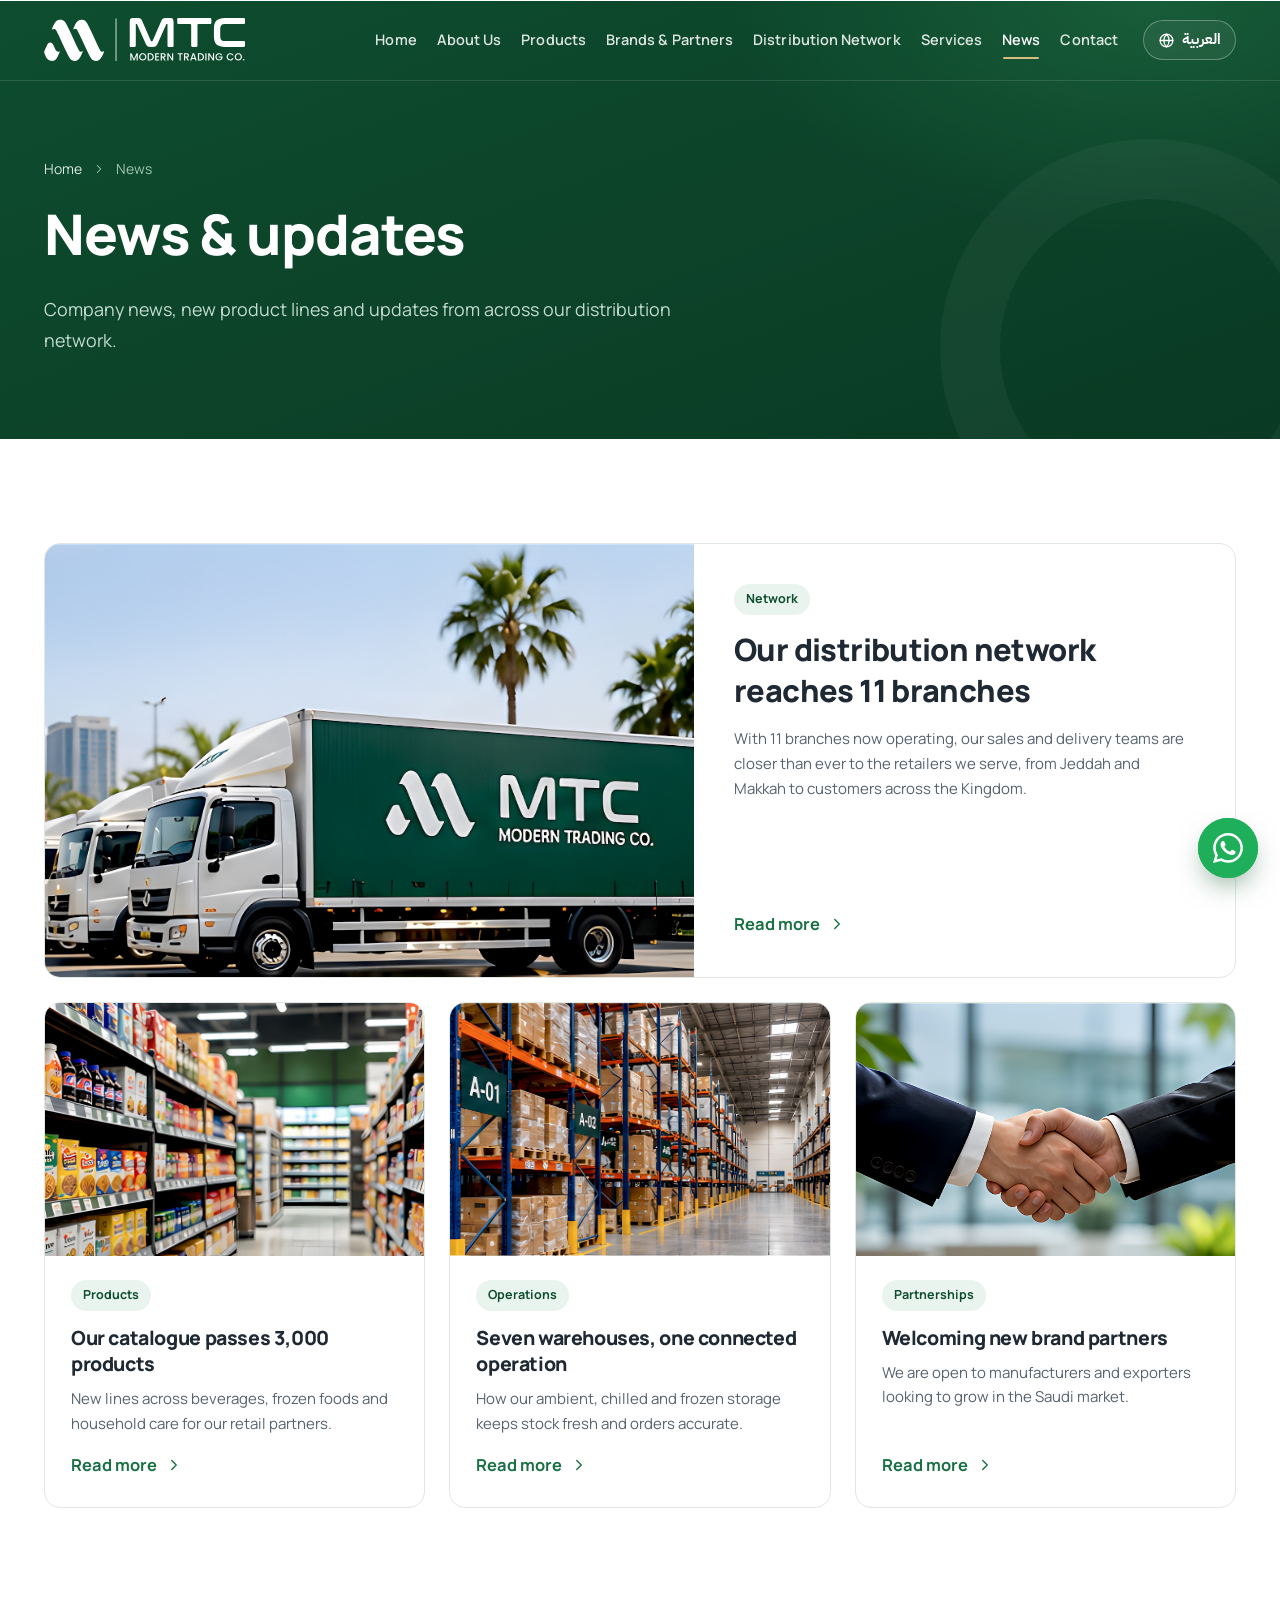
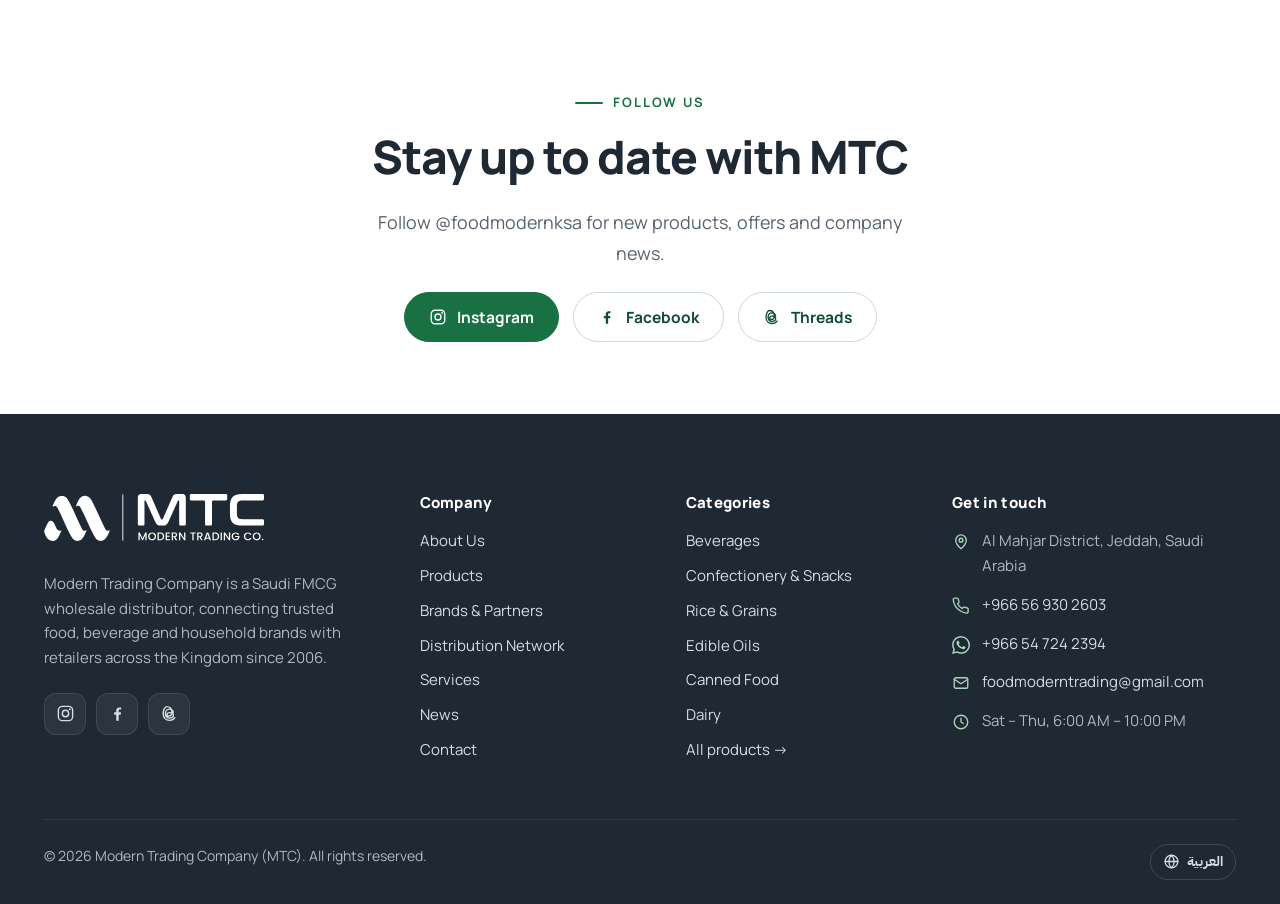
<file: news.html>
<!doctype html>
<html lang="en" dir="ltr">
<head>
  <meta charset="utf-8">
  <meta name="viewport" content="width=device-width, initial-scale=1">
  <title data-ar="الأخبار والمستجدات | شركة التجارة الحديثة">News &amp; Updates | Modern Trading Company (MTC)</title>
  <meta name="description" content="The latest news and updates from Modern Trading Company (MTC), Saudi FMCG wholesale distributor.">
  <meta name="theme-color" content="#0E4D2F">
  <link rel="canonical" href="https://www.foodmoderntrading.com/news.html">
  <meta property="og:type" content="website">
  <meta property="og:site_name" content="Modern Trading Company (MTC)">
  <meta property="og:title" content="News &amp; Updates | Modern Trading Company (MTC)">
  <meta property="og:description" content="The latest news and updates from Modern Trading Company (MTC), Saudi FMCG wholesale distributor.">
  <meta property="og:locale" content="en_US">
  <meta property="og:locale:alternate" content="ar_SA">
  <meta property="og:url" content="https://www.foodmoderntrading.com/news.html">
  <meta property="og:image" content="https://www.foodmoderntrading.com/img/og-image.png">
  <meta property="og:image:width" content="1200">
  <meta property="og:image:height" content="630">
  <meta name="twitter:card" content="summary_large_image">
  <link rel="icon" href="img/favicon.svg" type="image/svg+xml">
  <link rel="preconnect" href="https://fonts.googleapis.com">
  <link rel="preconnect" href="https://fonts.gstatic.com" crossorigin>
  <link href="https://fonts.googleapis.com/css2?family=IBM+Plex+Sans+Arabic:wght@400;500;600;700&family=Manrope:wght@400;500;600;700;800&display=swap" rel="stylesheet">
  <link rel="stylesheet" href="css/style.css?v=20261126i">
  <script>(function(){var d=document.documentElement;d.className+=" js";try{var q=new URLSearchParams(location.search).get("lang");var l=q||localStorage.getItem("mtc-lang");if(l==="ar"){d.lang="ar";d.dir="rtl";}}catch(e){}})();</script>
</head>
<body>
<a class="skip-link" href="#main"><span lang="en">Skip to content</span><span lang="ar">انتقل إلى المحتوى</span></a>
<header class="site-header is-overlay">
  <div class="container header-inner">
    <a class="brand" href="index.html" aria-label="Modern Trading Company — home" data-ar-aria-label="شركة التجارة الحديثة — الصفحة الرئيسية">
      <img class="logo-dark" src="img/logo/mtc-logo.svg" alt="Modern Trading Company (MTC)" data-ar-alt="شركة التجارة الحديثة" width="383" height="84">
      <img class="logo-light" src="img/logo/mtc-logo-white.svg" alt="" aria-hidden="true" width="383" height="84">
    </a>
    <nav class="main-nav" id="main-nav" aria-label="Main" data-ar-aria-label="القائمة الرئيسية">
      <ul>
      <li><a href="index.html"><span lang="en">Home</span><span lang="ar">الرئيسية</span></a></li>
          <li><a href="about.html"><span lang="en">About Us</span><span lang="ar">من نحن</span></a></li>
          <li><a href="products.html"><span lang="en">Products</span><span lang="ar">المنتجات</span></a></li>
          <li><a href="brands.html"><span lang="en">Brands &amp; Partners</span><span lang="ar">العلامات والشركاء</span></a></li>
          <li><a href="network.html"><span lang="en">Distribution Network</span><span lang="ar">شبكة التوزيع</span></a></li>
          <li><a href="services.html"><span lang="en">Services</span><span lang="ar">الخدمات</span></a></li>
          <li><a href="news.html" aria-current="page"><span lang="en">News</span><span lang="ar">الأخبار</span></a></li>
          <li><a href="contact.html"><span lang="en">Contact</span><span lang="ar">اتصل بنا</span></a></li>
      </ul>
      <div class="nav-cta">
        <a class="btn" href="contact.html#wholesale"><span lang="en">Wholesale enquiry</span><span lang="ar">طلب أسعار الجملة</span></a>
        <a class="btn btn-wa" href="https://wa.me/966547242394?text=Hello%20MTC%2C%20I%20have%20a%20wholesale%20enquiry." target="_blank" rel="noopener"><svg viewBox="0 0 24 24" aria-hidden="true" focusable="false"><path fill="currentColor" d="M17.47 14.38c-.3-.15-1.76-.87-2.03-.97-.27-.1-.47-.15-.67.15-.2.3-.77.97-.94 1.16-.17.2-.35.22-.64.08-.3-.15-1.26-.47-2.39-1.48-.88-.79-1.48-1.76-1.65-2.06-.17-.3-.02-.46.13-.6.13-.14.3-.35.45-.52.15-.18.2-.3.3-.5.1-.2.05-.37-.03-.52-.07-.15-.67-1.61-.92-2.2-.24-.58-.49-.5-.67-.51h-.57c-.2 0-.52.07-.79.37-.27.3-1.04 1.02-1.04 2.48s1.07 2.88 1.21 3.07c.15.2 2.1 3.2 5.08 4.49.71.31 1.26.49 1.7.63.71.22 1.36.19 1.87.12.57-.09 1.76-.72 2-1.41.25-.7.25-1.29.18-1.41-.08-.13-.27-.2-.57-.35m-5.42 7.4h-.01a9.87 9.87 0 0 1-5.03-1.38l-.36-.21-3.74.98 1-3.65-.24-.37a9.86 9.86 0 0 1-1.51-5.26c0-5.45 4.44-9.88 9.89-9.88 2.64 0 5.12 1.03 6.99 2.9a9.83 9.83 0 0 1 2.89 6.99c0 5.45-4.44 9.88-9.89 9.88m8.41-18.3A11.82 11.82 0 0 0 12.05 0C5.5 0 .16 5.34.16 11.89c0 2.1.55 4.14 1.59 5.95L.06 24l6.3-1.65a11.88 11.88 0 0 0 5.68 1.45h.01c6.55 0 11.89-5.34 11.89-11.89a11.82 11.82 0 0 0-3.48-8.41z"/></svg><span lang="en">WhatsApp us</span><span lang="ar">راسلنا واتساب</span></a>
      </div>
    </nav>
    <div class="header-actions">
      <button class="lang-toggle" type="button" aria-label="التبديل إلى العربية"><svg viewBox="0 0 24 24" fill="none" stroke="currentColor" stroke-width="1.8" stroke-linecap="round" stroke-linejoin="round" aria-hidden="true" focusable="false"><circle cx="12" cy="12" r="9"/><path d="M3 12h18M12 3c2.5 2.7 3.8 5.7 3.8 9s-1.3 6.3-3.8 9c-2.5-2.7-3.8-5.7-3.8-9S9.5 5.7 12 3z"/></svg><span class="lt-label">العربية</span></button>
      <a class="btn btn-sm" href="contact.html#wholesale"><span lang="en">Wholesale enquiry</span><span lang="ar">طلب أسعار الجملة</span></a>
      <button class="menu-btn" type="button" aria-expanded="false" aria-controls="main-nav" aria-label="Open menu" data-ar-aria-label="فتح القائمة"><span></span></button>
    </div>
  </div>
</header>

<main id="main">
<section class="page-hero"><div class="container"><nav class="crumbs" aria-label="Breadcrumb" data-ar-aria-label="مسار التصفح"><a href="index.html"><span lang="en">Home</span><span lang="ar">الرئيسية</span></a><svg class="flip" viewBox="0 0 24 24" fill="none" stroke="currentColor" stroke-width="1.8" stroke-linecap="round" stroke-linejoin="round" aria-hidden="true" focusable="false"><path d="m9 6 6 6-6 6"/></svg><span aria-current="page"><span lang="en">News</span><span lang="ar">الأخبار</span></span></nav><h1><span lang="en">News &amp; updates</span><span lang="ar">الأخبار والمستجدات</span></h1><p class="lead"><span lang="en">Company news, new product lines and updates from across our distribution network.</span><span lang="ar">أخبار الشركة وخطوط المنتجات الجديدة والمستجدات من مختلف أنحاء شبكة التوزيع.</span></p></div></section>

<!-- NEWS: to add a post, copy one <article class="news-card"> block, change the id, tag, title, summary and text.
     Put the newest post first. To use a photo, change the <img src> to img/photos/your-photo.jpg -->
<section class="section">
  <div class="container">
    <article class="news-card news-feature reveal" id="network">
      <div class="thumb"><img src="img/photos/fleet-palms.jpg" alt="MTC delivery trucks" data-ar-alt="شاحنات توصيل الشركة" width="1600" height="1067"></div>
      <div class="body">
        <span class="tag"><span lang="en">Network</span><span lang="ar">الشبكة</span></span>
        <h3><span lang="en">Our distribution network reaches 11 branches</span><span lang="ar">شبكتنا للتوزيع تصل إلى 11 فرعًا</span></h3>
        <p><span lang="en">With 11 branches now operating, our sales and delivery teams are closer than ever to the retailers we serve, from Jeddah and Makkah to customers across the Kingdom.</span><span lang="ar">مع تشغيل 11 فرعًا، أصبحت فرق المبيعات والتوصيل أقرب من أي وقت مضى إلى تجار التجزئة الذين نخدمهم، من جدة ومكة المكرمة إلى العملاء في أنحاء المملكة.</span></p>
        <details>
          <summary><span lang="en">Read more</span><span lang="ar">اقرأ المزيد</span><svg class="flip" viewBox="0 0 24 24" fill="none" stroke="currentColor" stroke-width="1.8" stroke-linecap="round" stroke-linejoin="round" aria-hidden="true" focusable="false"><path d="m9 6 6 6-6 6"/></svg></summary>
          <div class="more"><span lang="en">Each branch brings local sales representatives, faster order handling and closer relationships with store owners. Combined with our seven warehouses and 30+ vehicle fleet, the expanded network shortens delivery times and supports our partner brands' growth in every region.</span><span lang="ar">يوفر كل فرع مندوبي مبيعات محليين ومعالجة أسرع للطلبات وعلاقات أوثق مع أصحاب المتاجر. ومع مستودعاتنا السبعة وأسطولنا الذي يضم أكثر من 30 مركبة، تختصر الشبكة الموسعة أوقات التوصيل وتدعم نمو العلامات الشريكة في كل منطقة.</span></div>
        </details>
      </div>
    </article>

    <div class="grid g-3" style="margin-top:24px">
      <article class="news-card reveal" id="catalogue">
        <div class="thumb"><img src="img/photos/supermarket-aisle.jpg" alt="" loading="lazy" width="1548" height="1032"></div>
        <div class="body">
          <span class="tag"><span lang="en">Products</span><span lang="ar">المنتجات</span></span>
          <h3><span lang="en">Our catalogue passes 3,000 products</span><span lang="ar">كتالوجنا يتجاوز 3,000 منتج</span></h3>
          <p><span lang="en">New lines across beverages, frozen foods and household care for our retail partners.</span><span lang="ar">أصناف جديدة في المشروبات والأغذية المجمدة والعناية المنزلية لشركائنا في التجزئة.</span></p>
          <details>
            <summary><span lang="en">Read more</span><span lang="ar">اقرأ المزيد</span><svg class="flip" viewBox="0 0 24 24" fill="none" stroke="currentColor" stroke-width="1.8" stroke-linecap="round" stroke-linejoin="round" aria-hidden="true" focusable="false"><path d="m9 6 6 6-6 6"/></svg></summary>
            <div class="more"><span lang="en">Our range now covers more than 3,000 products in ten categories, giving customers a single source for staples, chilled and frozen goods and household essentials. Ask our team for the latest price list.</span><span lang="ar">تغطي تشكيلتنا الآن أكثر من 3,000 منتج في عشر فئات، لتمنح العملاء مصدرًا واحدًا للمواد الأساسية والمنتجات المبردة والمجمدة والمستلزمات المنزلية. اطلب أحدث قائمة أسعار من فريقنا.</span></div>
          </details>
        </div>
      </article>
      <article class="news-card reveal d1" id="warehousing">
        <div class="thumb"><img src="img/photos/warehouse-racking.jpg" alt="" loading="lazy" width="1600" height="1067"></div>
        <div class="body">
          <span class="tag"><span lang="en">Operations</span><span lang="ar">العمليات</span></span>
          <h3><span lang="en">Seven warehouses, one connected operation</span><span lang="ar">سبعة مستودعات وعملية واحدة مترابطة</span></h3>
          <p><span lang="en">How our ambient, chilled and frozen storage keeps stock fresh and orders accurate.</span><span lang="ar">كيف يحافظ التخزين الجاف والمبرد والمجمد على جودة المخزون ودقة الطلبات.</span></p>
          <details>
            <summary><span lang="en">Read more</span><span lang="ar">اقرأ المزيد</span><svg class="flip" viewBox="0 0 24 24" fill="none" stroke="currentColor" stroke-width="1.8" stroke-linecap="round" stroke-linejoin="round" aria-hidden="true" focusable="false"><path d="m9 6 6 6-6 6"/></svg></summary>
            <div class="more"><span lang="en">Every product is stored in the right conditions and rotated on a first-expiry, first-out basis. Orders are picked and checked before dispatch, so customers receive exactly what they ordered.</span><span lang="ar">يُخزَّن كل منتج في الظروف المناسبة ويُدوَّر بنظام الأقرب انتهاءً يُصرف أولًا. وتُجهَّز الطلبات وتُفحص قبل الشحن، ليستلم العملاء ما طلبوه بالضبط.</span></div>
          </details>
        </div>
      </article>
      <article class="news-card reveal d2" id="partners">
        <div class="thumb"><img src="img/photos/brand-partnership.jpg" alt="" loading="lazy" width="1400" height="933"></div>
        <div class="body">
          <span class="tag"><span lang="en">Partnerships</span><span lang="ar">الشراكات</span></span>
          <h3><span lang="en">Welcoming new brand partners</span><span lang="ar">نرحب بشركاء جدد من العلامات التجارية</span></h3>
          <p><span lang="en">We are open to manufacturers and exporters looking to grow in the Saudi market.</span><span lang="ar">نرحب بالمصنّعين والمصدّرين الراغبين في النمو في السوق السعودي.</span></p>
          <details>
            <summary><span lang="en">Read more</span><span lang="ar">اقرأ المزيد</span><svg class="flip" viewBox="0 0 24 24" fill="none" stroke="currentColor" stroke-width="1.8" stroke-linecap="round" stroke-linejoin="round" aria-hidden="true" focusable="false"><path d="m9 6 6 6-6 6"/></svg></summary>
            <div class="more"><span lang="en">If you produce food, beverage or household products and want nationwide distribution in Saudi Arabia, send us your details through our supplier partnership form.</span><span lang="ar">إذا كنت تنتج أغذية أو مشروبات أو منتجات منزلية وترغب في توزيع على مستوى المملكة، أرسل لنا بياناتك عبر نموذج شراكة الموردين.</span> <a href="brands.html#partner"><span lang="en">Supplier partnership form →</span><span lang="ar">نموذج شراكة الموردين ←</span></a></div>
          </details>
        </div>
      </article>
    </div>
  </div>
</section>

<section class="section-sm tint">
  <div class="container center">
    <p class="eyebrow"><span lang="en">Follow us</span><span lang="ar">تابعنا</span></p>
    <h2 class="h2"><span lang="en">Stay up to date with MTC</span><span lang="ar">ابقَ على اطلاع بأخبار الشركة</span></h2>
    <p class="lead" style="max-width:560px;margin-inline:auto"><span lang="en">Follow @foodmodernksa for new products, offers and company news.</span><span lang="ar">تابع ‎@foodmodernksa لمعرفة المنتجات الجديدة والعروض وأخبار الشركة.</span></p>
    <div class="btn-row" style="justify-content:center;margin-top:24px">
      <a class="btn" href="https://www.instagram.com/foodmodernksa" target="_blank" rel="noopener"><svg viewBox="0 0 24 24" aria-hidden="true" focusable="false"><rect x="3" y="3" width="18" height="18" rx="5" fill="none" stroke="currentColor" stroke-width="1.8"/><circle cx="12" cy="12" r="4" fill="none" stroke="currentColor" stroke-width="1.8"/><circle cx="17.5" cy="6.5" r="1.2" fill="currentColor"/></svg>Instagram</a>
      <a class="btn btn-outline" href="https://www.facebook.com/share/1R57ckr96M/" target="_blank" rel="noopener"><svg viewBox="0 0 24 24" aria-hidden="true" focusable="false"><path fill="currentColor" d="M13.5 21v-7.5h2.6l.4-3h-3V8.6c0-.9.3-1.5 1.5-1.5h1.6V4.4c-.3 0-1.2-.1-2.3-.1-2.3 0-3.9 1.4-3.9 4v2.2H7.8v3h2.6V21z"/></svg>Facebook</a>
      <a class="btn btn-outline" href="https://www.threads.com/@foodmodernksa" target="_blank" rel="noopener"><svg viewBox="0 0 24 24" aria-hidden="true" focusable="false"><path fill="none" stroke="currentColor" stroke-width="1.8" stroke-linecap="round" d="M16.8 10.4c-.6-2.6-2.4-3.9-4.8-3.9-3.2 0-5.2 2.4-5.2 5.6 0 3.4 2 5.7 5.4 5.7 2.7 0 4.7-1.5 4.7-3.8 0-2.5-2.4-3.3-5-3.1-1.8.1-3 1-3 2.3 0 1.3 1.1 2 2.5 2 2.4 0 3.6-1.8 3.6-5 0-4.2-2.6-6.9-7-6.9C7.4 3.3 4 6.6 4 12s3.3 8.7 8.1 8.7c3 0 5.3-1.2 6.6-3.4"/></svg>Threads</a>
    </div>
  </div>
</section>

</main>
<footer class="site-footer">
  <div class="container">
    <div class="footer-grid">
      <div class="footer-brand">
        <a class="footer-logo" href="index.html"><img src="img/logo/mtc-logo-white.svg" alt="Modern Trading Company (MTC)" data-ar-alt="شركة التجارة الحديثة" width="383" height="84" loading="lazy"></a>
        <p><span lang="en">Modern Trading Company is a Saudi FMCG wholesale distributor, connecting trusted food, beverage and household brands with retailers across the Kingdom since 2006.</span><span lang="ar">شركة التجارة الحديثة موزّع جملة سعودي للسلع الاستهلاكية سريعة الدوران، تربط العلامات الموثوقة في الأغذية والمشروبات والمنتجات المنزلية بتجار التجزئة في جميع أنحاء المملكة منذ عام 2006.</span></p>
        <div class="social">
  <a href="https://www.instagram.com/foodmodernksa" target="_blank" rel="noopener" aria-label="Instagram"><svg viewBox="0 0 24 24" aria-hidden="true" focusable="false"><rect x="3" y="3" width="18" height="18" rx="5" fill="none" stroke="currentColor" stroke-width="1.8"/><circle cx="12" cy="12" r="4" fill="none" stroke="currentColor" stroke-width="1.8"/><circle cx="17.5" cy="6.5" r="1.2" fill="currentColor"/></svg></a>
  <a href="https://www.facebook.com/share/1R57ckr96M/" target="_blank" rel="noopener" aria-label="Facebook"><svg viewBox="0 0 24 24" aria-hidden="true" focusable="false"><path fill="currentColor" d="M13.5 21v-7.5h2.6l.4-3h-3V8.6c0-.9.3-1.5 1.5-1.5h1.6V4.4c-.3 0-1.2-.1-2.3-.1-2.3 0-3.9 1.4-3.9 4v2.2H7.8v3h2.6V21z"/></svg></a>
  <a href="https://www.threads.com/@foodmodernksa" target="_blank" rel="noopener" aria-label="Threads"><svg viewBox="0 0 24 24" aria-hidden="true" focusable="false"><path fill="none" stroke="currentColor" stroke-width="1.8" stroke-linecap="round" d="M16.8 10.4c-.6-2.6-2.4-3.9-4.8-3.9-3.2 0-5.2 2.4-5.2 5.6 0 3.4 2 5.7 5.4 5.7 2.7 0 4.7-1.5 4.7-3.8 0-2.5-2.4-3.3-5-3.1-1.8.1-3 1-3 2.3 0 1.3 1.1 2 2.5 2 2.4 0 3.6-1.8 3.6-5 0-4.2-2.6-6.9-7-6.9C7.4 3.3 4 6.6 4 12s3.3 8.7 8.1 8.7c3 0 5.3-1.2 6.6-3.4"/></svg></a>
  <!-- LinkedIn: add the company page URL, then remove the comment marks
  <a href="https://www.linkedin.com/company/YOUR-PAGE" target="_blank" rel="noopener" aria-label="LinkedIn"><svg viewBox="0 0 24 24" aria-hidden="true" focusable="false"><path fill="currentColor" d="M6.9 8.8H3.6V20h3.3zM5.2 3.5a1.9 1.9 0 1 0 0 3.8 1.9 1.9 0 0 0 0-3.8zM20.4 13.6c0-3-1.6-5-4.3-5-1.5 0-2.5.8-3 1.6V8.8H9.9V20h3.3v-5.6c0-1.5.3-2.9 2-2.9 1.8 0 1.9 1.7 1.9 3V20h3.3z"/></svg></a> -->
</div>

      </div>
      <div>
        <h4><span lang="en">Company</span><span lang="ar">الشركة</span></h4>
        <ul class="footer-links"><li><a href="about.html"><span lang="en">About Us</span><span lang="ar">من نحن</span></a></li><li><a href="products.html"><span lang="en">Products</span><span lang="ar">المنتجات</span></a></li><li><a href="brands.html"><span lang="en">Brands &amp; Partners</span><span lang="ar">العلامات والشركاء</span></a></li><li><a href="network.html"><span lang="en">Distribution Network</span><span lang="ar">شبكة التوزيع</span></a></li><li><a href="services.html"><span lang="en">Services</span><span lang="ar">الخدمات</span></a></li><li><a href="news.html"><span lang="en">News</span><span lang="ar">الأخبار</span></a></li><li><a href="contact.html"><span lang="en">Contact</span><span lang="ar">اتصل بنا</span></a></li></ul>
      </div>
      <div>
        <h4><span lang="en">Categories</span><span lang="ar">الفئات</span></h4>
        <ul class="footer-links"><li><a href="products.html#beverages"><span lang="en">Beverages</span><span lang="ar">المشروبات</span></a></li><li><a href="products.html#confectionery"><span lang="en">Confectionery &amp; Snacks</span><span lang="ar">الحلويات والوجبات الخفيفة</span></a></li><li><a href="products.html#rice-grains"><span lang="en">Rice &amp; Grains</span><span lang="ar">الأرز والحبوب</span></a></li><li><a href="products.html#edible-oils"><span lang="en">Edible Oils</span><span lang="ar">زيوت الطعام</span></a></li><li><a href="products.html#canned"><span lang="en">Canned Food</span><span lang="ar">الأغذية المعلبة</span></a></li><li><a href="products.html#dairy"><span lang="en">Dairy</span><span lang="ar">الألبان</span></a></li><li><a href="products.html"><span lang="en">All products →</span><span lang="ar">جميع المنتجات ←</span></a></li></ul>
      </div>
      <div>
        <h4><span lang="en">Get in touch</span><span lang="ar">تواصل معنا</span></h4>
        <ul class="footer-contact">
          <li><svg viewBox="0 0 24 24" fill="none" stroke="currentColor" stroke-width="1.8" stroke-linecap="round" stroke-linejoin="round" aria-hidden="true" focusable="false"><path d="M12 21s-7-6.2-7-11.5a7 7 0 0 1 14 0C19 14.8 12 21 12 21z"/><circle cx="12" cy="9.5" r="2.5"/></svg><span><span lang="en">Al Mahjar District, Jeddah, Saudi Arabia</span><span lang="ar">حي المحجر، جدة، المملكة العربية السعودية</span></span></li>
          <li><svg viewBox="0 0 24 24" fill="none" stroke="currentColor" stroke-width="1.8" stroke-linecap="round" stroke-linejoin="round" aria-hidden="true" focusable="false"><path d="M21.5 16.6v2.9a2 2 0 0 1-2.2 2 19.8 19.8 0 0 1-8.6-3.1 19.5 19.5 0 0 1-6-6A19.8 19.8 0 0 1 1.6 3.7 2 2 0 0 1 3.6 1.5h2.9a2 2 0 0 1 2 1.7c.1.9.4 1.8.7 2.7a2 2 0 0 1-.5 2.1L7.5 9.3a16 16 0 0 0 6 6l1.3-1.3a2 2 0 0 1 2.1-.4c.9.3 1.8.6 2.7.7a2 2 0 0 1 1.9 2.3z"/></svg><a class="ltr" href="tel:+966569302603">+966 56 930 2603</a></li>
          <li><svg viewBox="0 0 24 24" aria-hidden="true" focusable="false"><path fill="currentColor" d="M17.47 14.38c-.3-.15-1.76-.87-2.03-.97-.27-.1-.47-.15-.67.15-.2.3-.77.97-.94 1.16-.17.2-.35.22-.64.08-.3-.15-1.26-.47-2.39-1.48-.88-.79-1.48-1.76-1.65-2.06-.17-.3-.02-.46.13-.6.13-.14.3-.35.45-.52.15-.18.2-.3.3-.5.1-.2.05-.37-.03-.52-.07-.15-.67-1.61-.92-2.2-.24-.58-.49-.5-.67-.51h-.57c-.2 0-.52.07-.79.37-.27.3-1.04 1.02-1.04 2.48s1.07 2.88 1.21 3.07c.15.2 2.1 3.2 5.08 4.49.71.31 1.26.49 1.7.63.71.22 1.36.19 1.87.12.57-.09 1.76-.72 2-1.41.25-.7.25-1.29.18-1.41-.08-.13-.27-.2-.57-.35m-5.42 7.4h-.01a9.87 9.87 0 0 1-5.03-1.38l-.36-.21-3.74.98 1-3.65-.24-.37a9.86 9.86 0 0 1-1.51-5.26c0-5.45 4.44-9.88 9.89-9.88 2.64 0 5.12 1.03 6.99 2.9a9.83 9.83 0 0 1 2.89 6.99c0 5.45-4.44 9.88-9.89 9.88m8.41-18.3A11.82 11.82 0 0 0 12.05 0C5.5 0 .16 5.34.16 11.89c0 2.1.55 4.14 1.59 5.95L.06 24l6.3-1.65a11.88 11.88 0 0 0 5.68 1.45h.01c6.55 0 11.89-5.34 11.89-11.89a11.82 11.82 0 0 0-3.48-8.41z"/></svg><a class="ltr" href="https://wa.me/966547242394?text=Hello%20MTC%2C%20I%20have%20an%20enquiry." target="_blank" rel="noopener">+966 54 724 2394</a></li>
          <li><svg viewBox="0 0 24 24" fill="none" stroke="currentColor" stroke-width="1.8" stroke-linecap="round" stroke-linejoin="round" aria-hidden="true" focusable="false"><rect x="3" y="5" width="18" height="14" rx="2"/><path d="m3 7 9 6 9-6"/></svg><a href="mailto:foodmoderntrading@gmail.com">foodmoderntrading@gmail.com</a></li>
          <li><svg viewBox="0 0 24 24" fill="none" stroke="currentColor" stroke-width="1.8" stroke-linecap="round" stroke-linejoin="round" aria-hidden="true" focusable="false"><circle cx="12" cy="12" r="9"/><path d="M12 7v5l3 2"/></svg><span><span lang="en">Sat – Thu, 6:00 AM – 10:00 PM</span><span lang="ar">السبت – الخميس، 6:00 ص – 10:00 م</span></span></li>
        </ul>
      </div>
    </div>
    <div class="footer-bottom">
      <span>© <span data-year>2026</span> <span lang="en">Modern Trading Company (MTC). All rights reserved.</span><span lang="ar">شركة التجارة الحديثة. جميع الحقوق محفوظة.</span></span>
      <button class="lang-toggle" type="button" aria-label="التبديل إلى العربية"><svg viewBox="0 0 24 24" fill="none" stroke="currentColor" stroke-width="1.8" stroke-linecap="round" stroke-linejoin="round" aria-hidden="true" focusable="false"><circle cx="12" cy="12" r="9"/><path d="M3 12h18M12 3c2.5 2.7 3.8 5.7 3.8 9s-1.3 6.3-3.8 9c-2.5-2.7-3.8-5.7-3.8-9S9.5 5.7 12 3z"/></svg><span class="lt-label">العربية</span></button>
    </div>
  </div>
</footer>
<a class="wa-float" href="https://wa.me/966547242394?text=Hello%20MTC%2C%20I%20have%20a%20wholesale%20enquiry." target="_blank" rel="noopener" aria-label="Chat with MTC on WhatsApp" data-ar-aria-label="تواصل مع الشركة عبر واتساب"><svg viewBox="0 0 24 24" aria-hidden="true" focusable="false"><path fill="currentColor" d="M17.47 14.38c-.3-.15-1.76-.87-2.03-.97-.27-.1-.47-.15-.67.15-.2.3-.77.97-.94 1.16-.17.2-.35.22-.64.08-.3-.15-1.26-.47-2.39-1.48-.88-.79-1.48-1.76-1.65-2.06-.17-.3-.02-.46.13-.6.13-.14.3-.35.45-.52.15-.18.2-.3.3-.5.1-.2.05-.37-.03-.52-.07-.15-.67-1.61-.92-2.2-.24-.58-.49-.5-.67-.51h-.57c-.2 0-.52.07-.79.37-.27.3-1.04 1.02-1.04 2.48s1.07 2.88 1.21 3.07c.15.2 2.1 3.2 5.08 4.49.71.31 1.26.49 1.7.63.71.22 1.36.19 1.87.12.57-.09 1.76-.72 2-1.41.25-.7.25-1.29.18-1.41-.08-.13-.27-.2-.57-.35m-5.42 7.4h-.01a9.87 9.87 0 0 1-5.03-1.38l-.36-.21-3.74.98 1-3.65-.24-.37a9.86 9.86 0 0 1-1.51-5.26c0-5.45 4.44-9.88 9.89-9.88 2.64 0 5.12 1.03 6.99 2.9a9.83 9.83 0 0 1 2.89 6.99c0 5.45-4.44 9.88-9.89 9.88m8.41-18.3A11.82 11.82 0 0 0 12.05 0C5.5 0 .16 5.34.16 11.89c0 2.1.55 4.14 1.59 5.95L.06 24l6.3-1.65a11.88 11.88 0 0 0 5.68 1.45h.01c6.55 0 11.89-5.34 11.89-11.89a11.82 11.82 0 0 0-3.48-8.41z"/></svg><span class="tip"><span lang="en">Chat on WhatsApp</span><span lang="ar">تواصل عبر واتساب</span></span></a>

<script src="js/main.js?v=20261126i" defer></script>
</body>
</html>
</file>
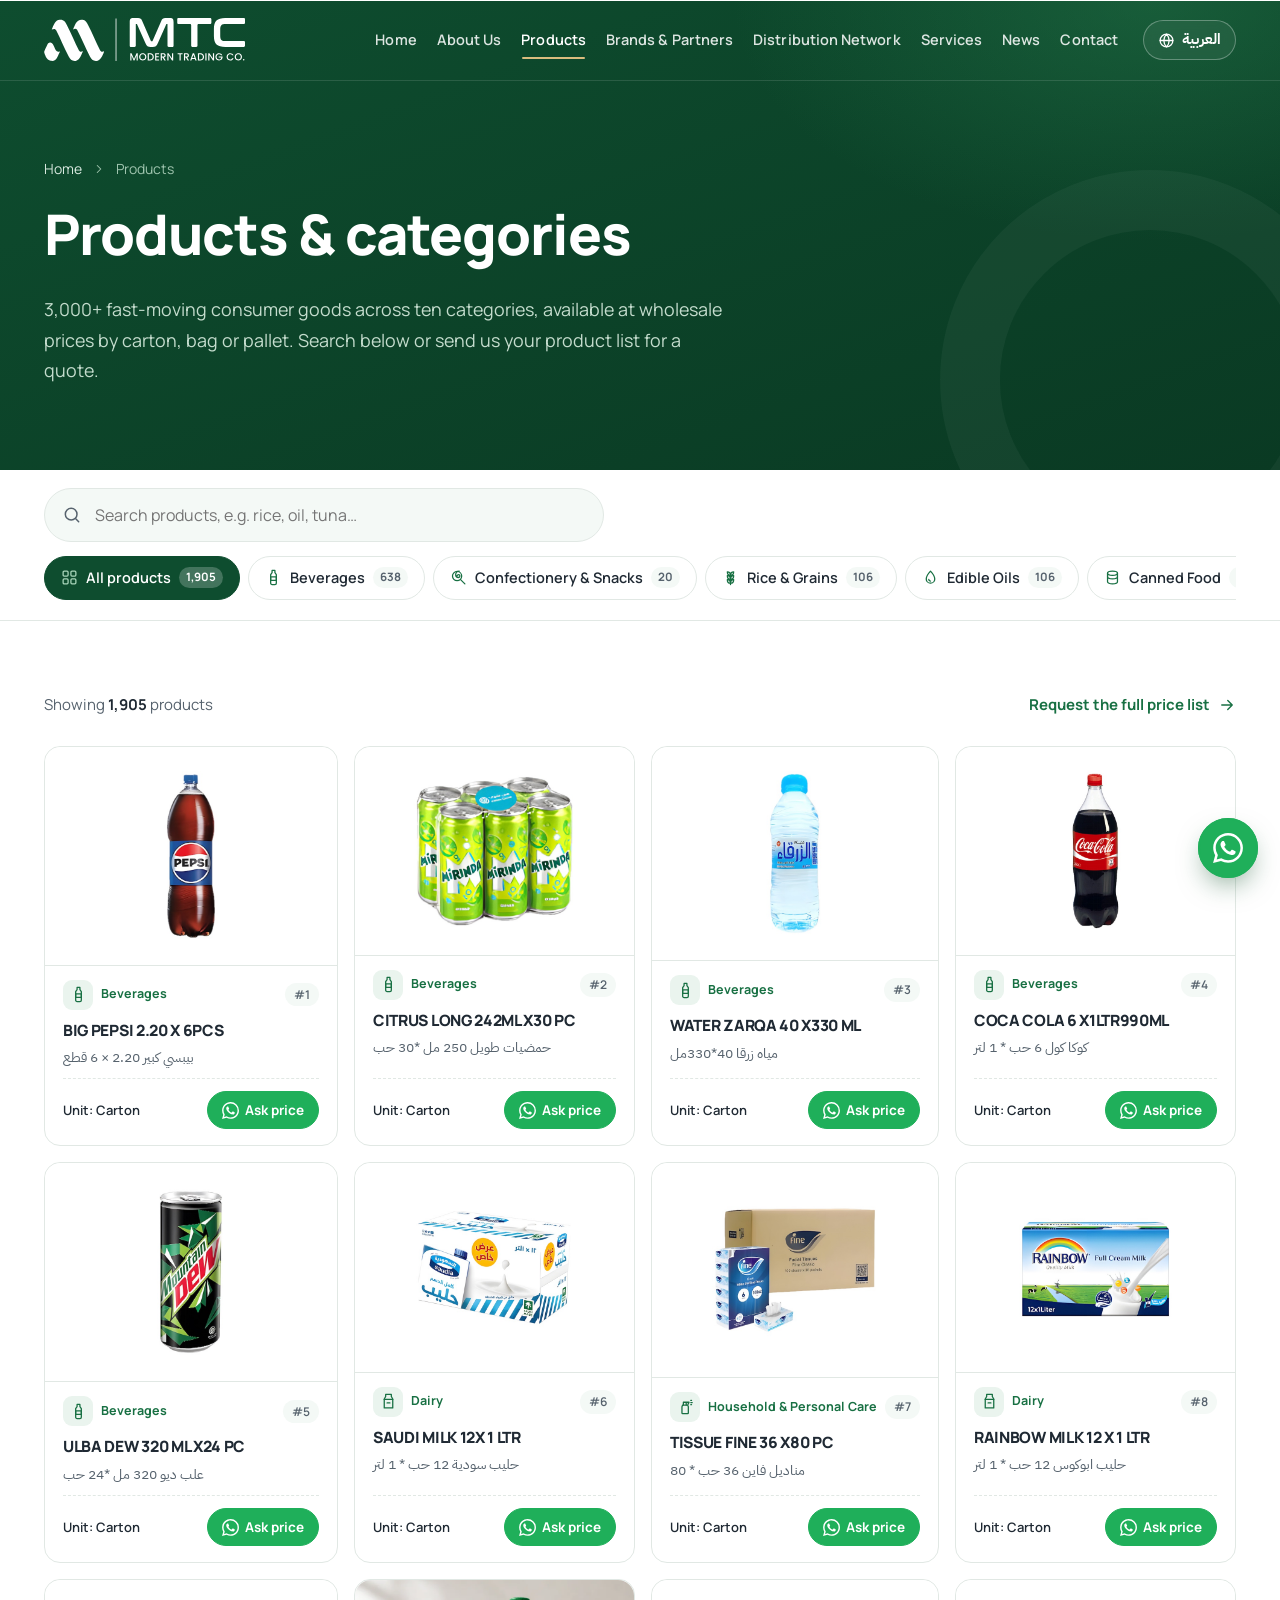
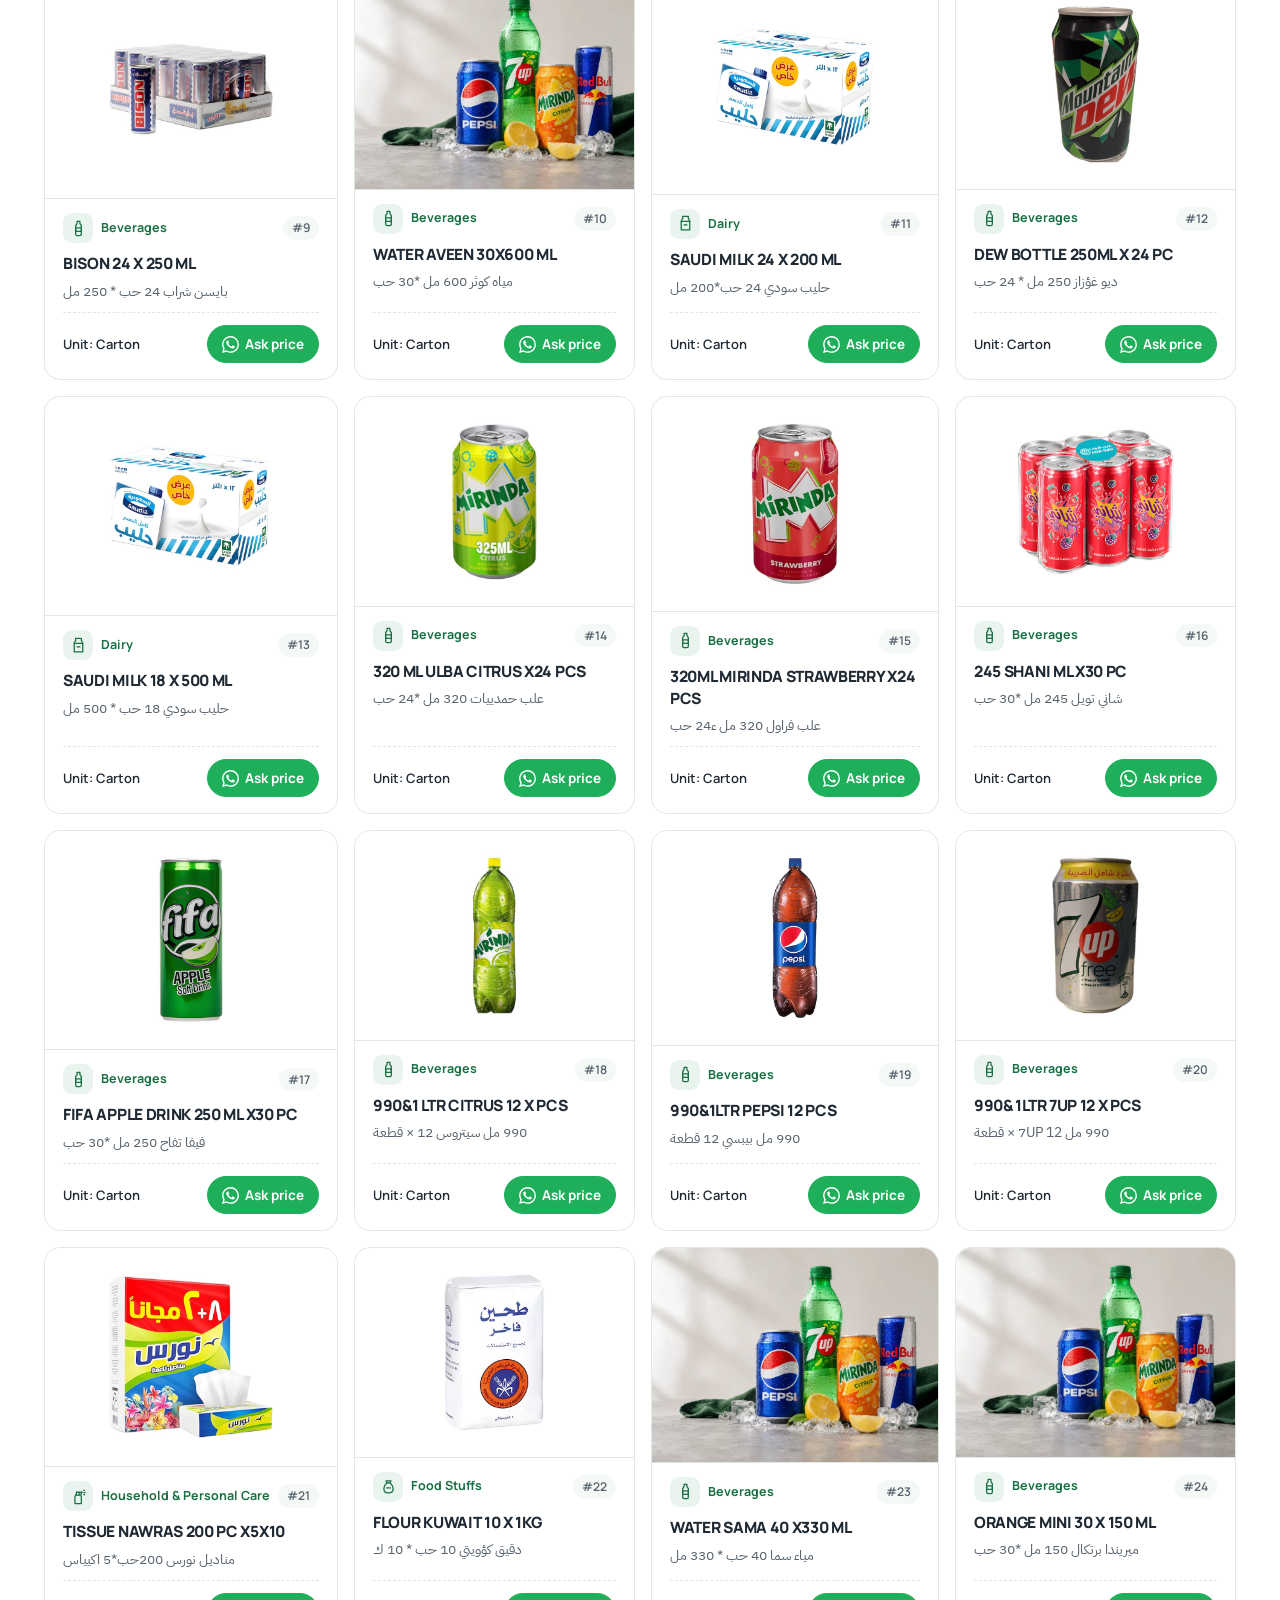
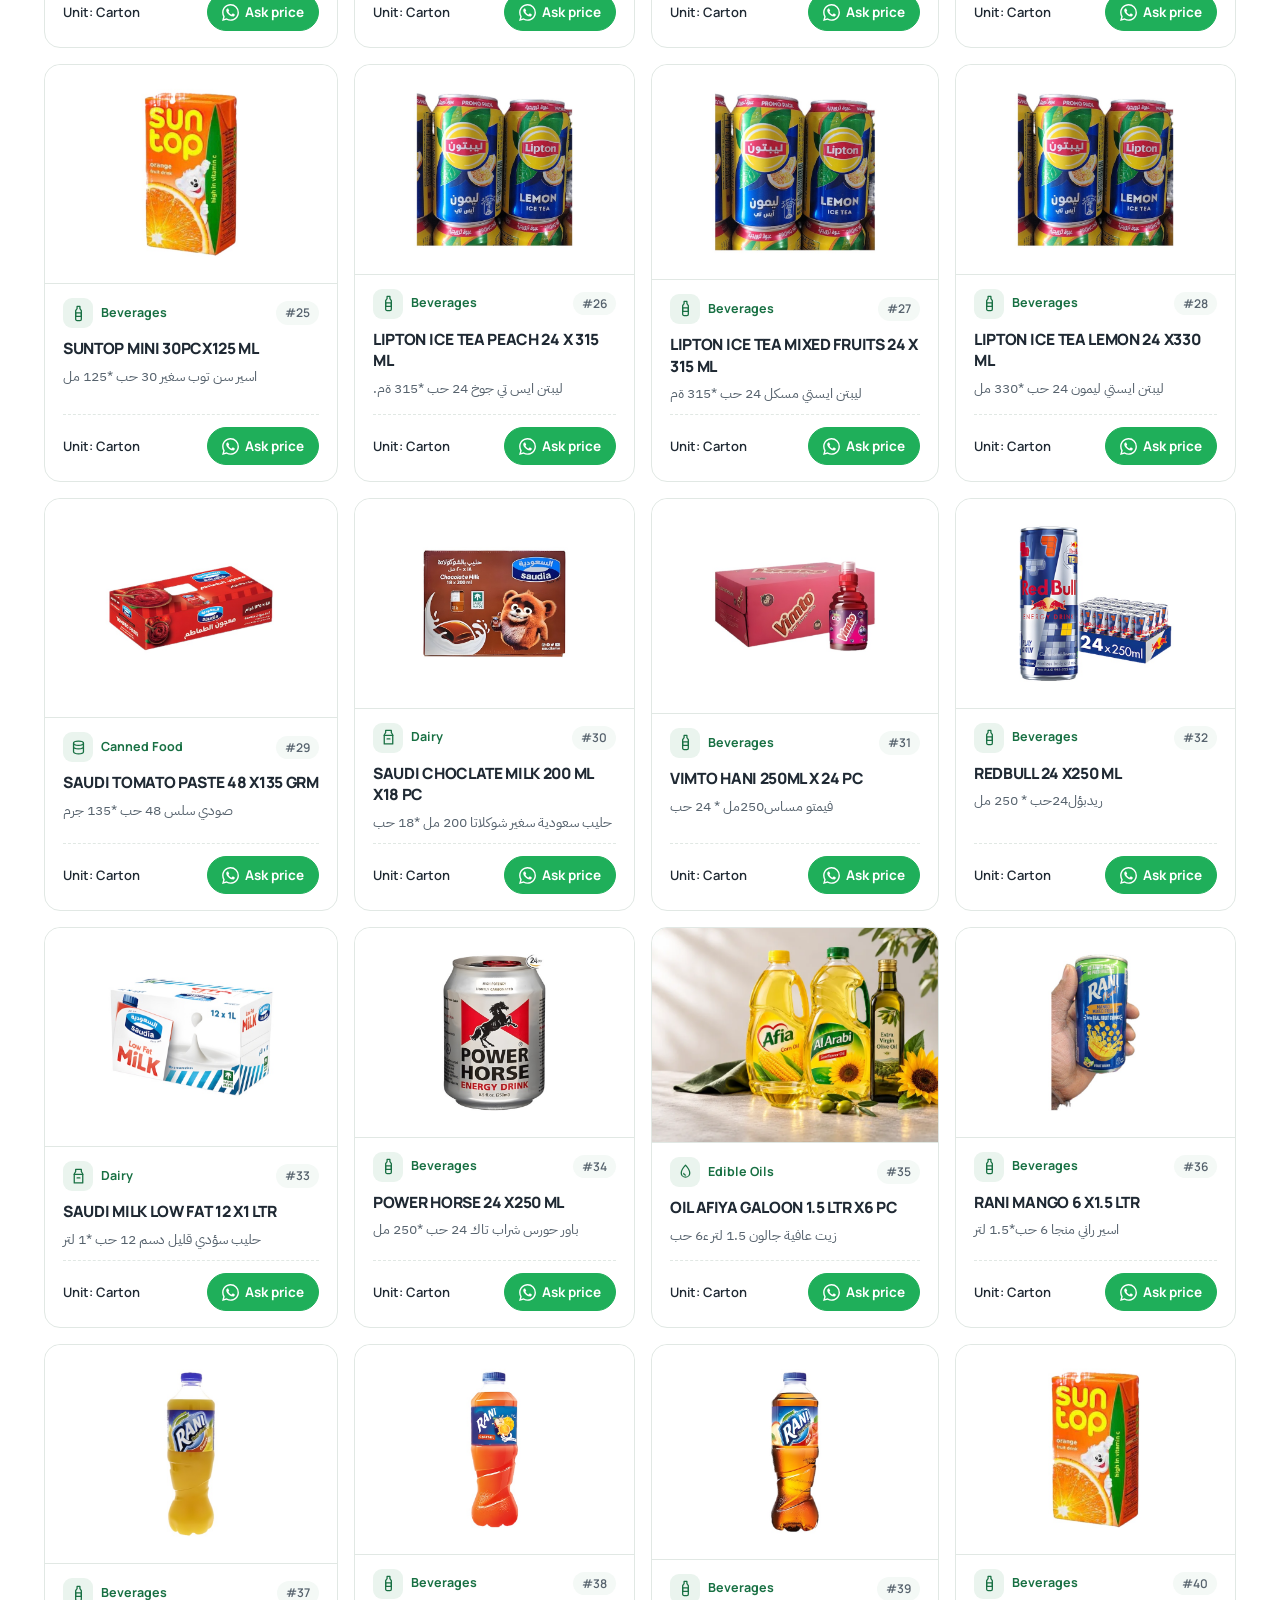
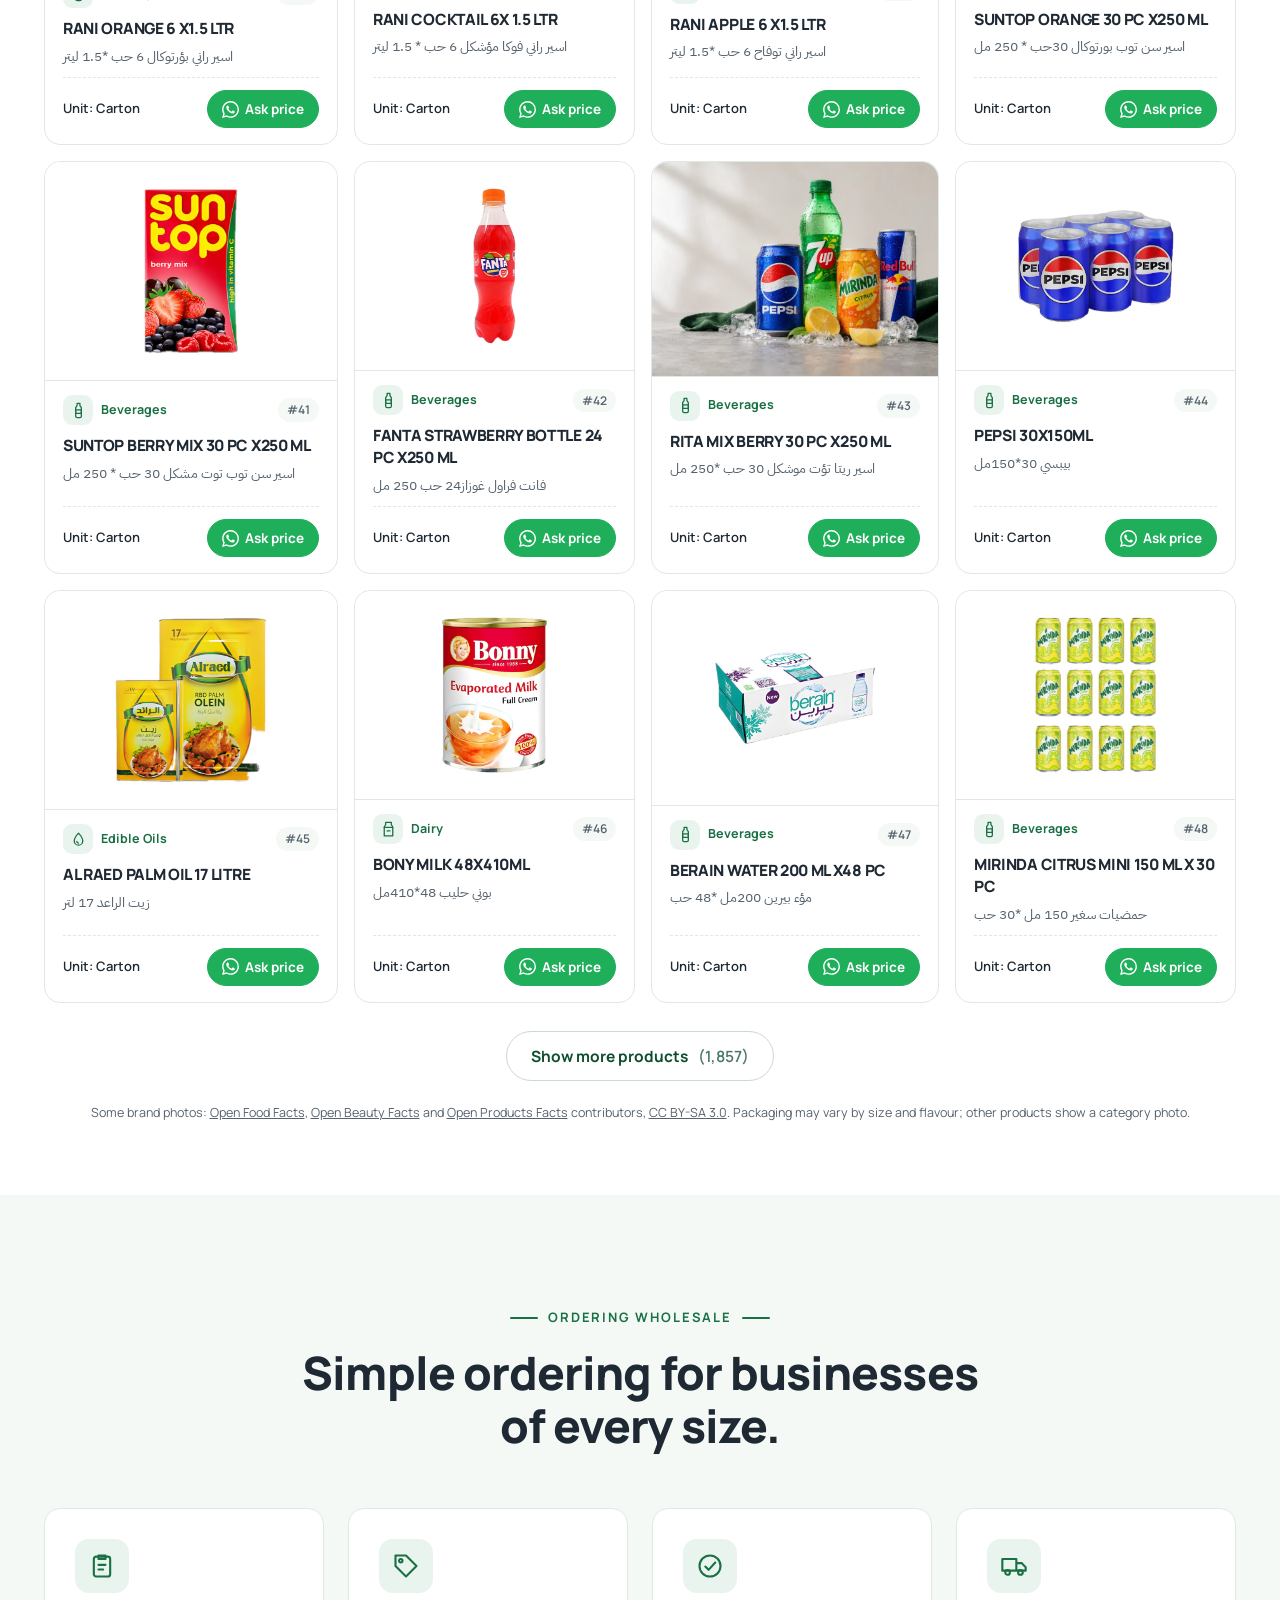
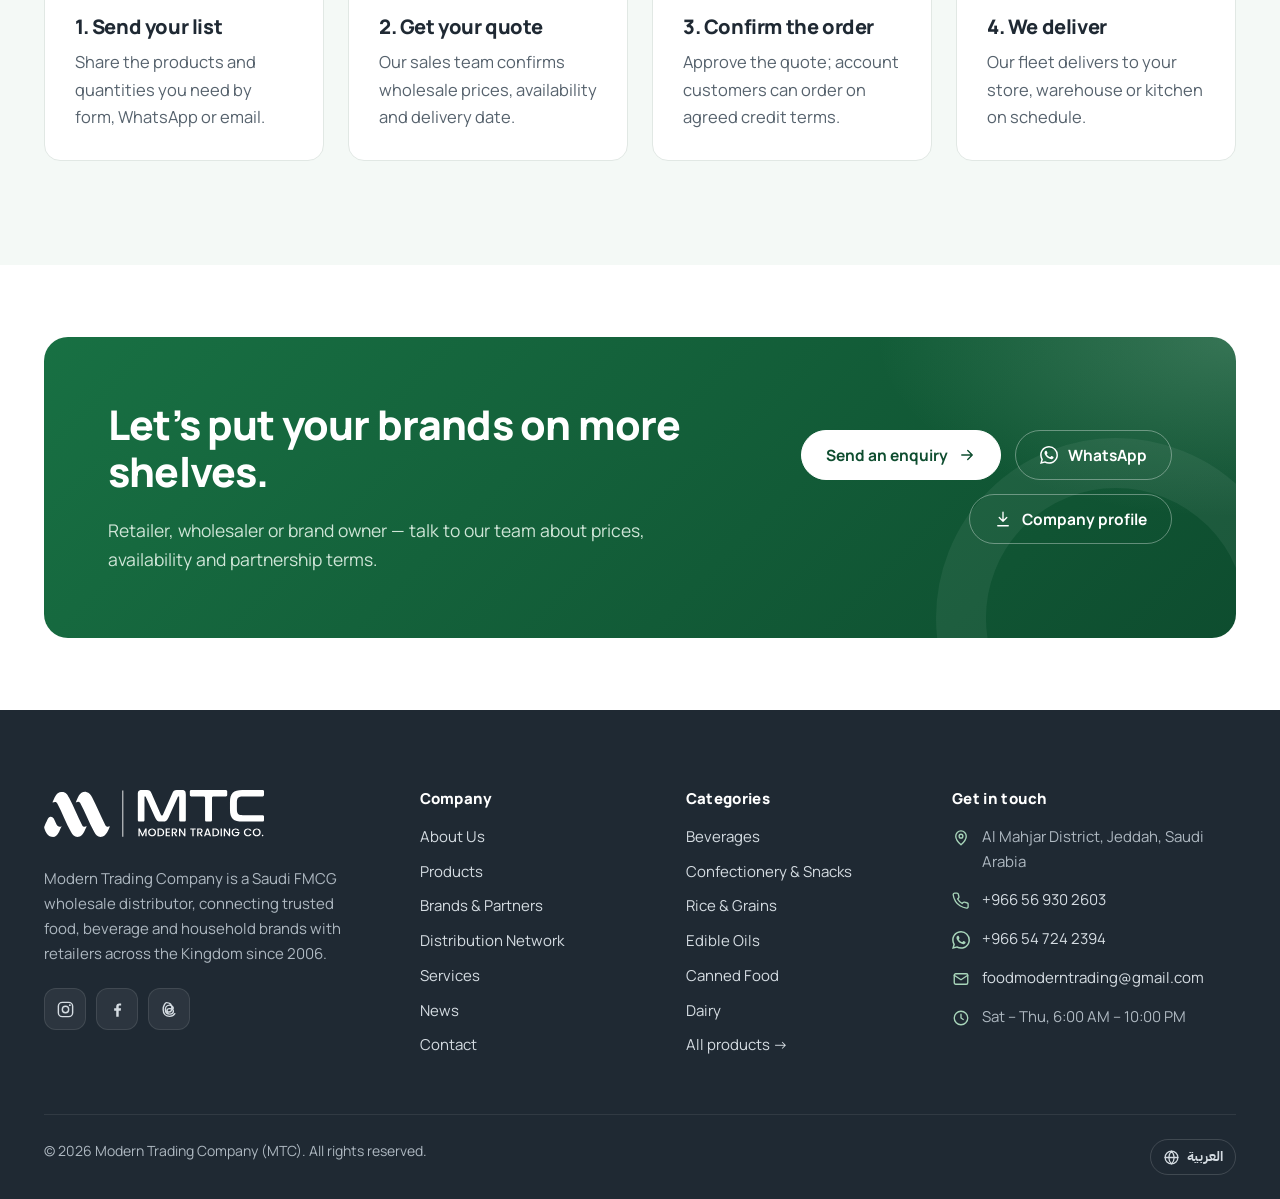
<file: products.html>
<!doctype html>
<html lang="en" dir="ltr">
<head>
  <meta charset="utf-8">
  <meta name="viewport" content="width=device-width, initial-scale=1">
  <title data-ar="المنتجات والفئات | شركة التجارة الحديثة">Products &amp; Categories | Modern Trading Company (MTC)</title>
  <meta name="description" content="Browse MTC's wholesale FMCG catalogue: beverages, confectionery, rice &amp; grains, edible oils, canned food, dairy, spices, household care, food stuffs and frozen foods.">
  <meta name="theme-color" content="#0E4D2F">
  <link rel="canonical" href="https://www.foodmoderntrading.com/products.html">
  <meta property="og:type" content="website">
  <meta property="og:site_name" content="Modern Trading Company (MTC)">
  <meta property="og:title" content="Products &amp; Categories | Modern Trading Company (MTC)">
  <meta property="og:description" content="Browse MTC's wholesale FMCG catalogue: beverages, confectionery, rice &amp; grains, edible oils, canned food, dairy, spices, household care, food stuffs and frozen foods.">
  <meta property="og:locale" content="en_US">
  <meta property="og:locale:alternate" content="ar_SA">
  <meta property="og:url" content="https://www.foodmoderntrading.com/products.html">
  <meta property="og:image" content="https://www.foodmoderntrading.com/img/og-image.png">
  <meta property="og:image:width" content="1200">
  <meta property="og:image:height" content="630">
  <meta name="twitter:card" content="summary_large_image">
  <link rel="icon" href="img/favicon.svg" type="image/svg+xml">
  <link rel="preconnect" href="https://fonts.googleapis.com">
  <link rel="preconnect" href="https://fonts.gstatic.com" crossorigin>
  <link href="https://fonts.googleapis.com/css2?family=IBM+Plex+Sans+Arabic:wght@400;500;600;700&family=Manrope:wght@400;500;600;700;800&display=swap" rel="stylesheet">
  <link rel="stylesheet" href="css/style.css?v=20261126i">
  <script>(function(){var d=document.documentElement;d.className+=" js";try{var q=new URLSearchParams(location.search).get("lang");var l=q||localStorage.getItem("mtc-lang");if(l==="ar"){d.lang="ar";d.dir="rtl";}}catch(e){}})();</script>
</head>
<body>
<a class="skip-link" href="#main"><span lang="en">Skip to content</span><span lang="ar">انتقل إلى المحتوى</span></a>
<header class="site-header is-overlay">
  <div class="container header-inner">
    <a class="brand" href="index.html" aria-label="Modern Trading Company — home" data-ar-aria-label="شركة التجارة الحديثة — الصفحة الرئيسية">
      <img class="logo-dark" src="img/logo/mtc-logo.svg" alt="Modern Trading Company (MTC)" data-ar-alt="شركة التجارة الحديثة" width="383" height="84">
      <img class="logo-light" src="img/logo/mtc-logo-white.svg" alt="" aria-hidden="true" width="383" height="84">
    </a>
    <nav class="main-nav" id="main-nav" aria-label="Main" data-ar-aria-label="القائمة الرئيسية">
      <ul>
      <li><a href="index.html"><span lang="en">Home</span><span lang="ar">الرئيسية</span></a></li>
          <li><a href="about.html"><span lang="en">About Us</span><span lang="ar">من نحن</span></a></li>
          <li><a href="products.html" aria-current="page"><span lang="en">Products</span><span lang="ar">المنتجات</span></a></li>
          <li><a href="brands.html"><span lang="en">Brands &amp; Partners</span><span lang="ar">العلامات والشركاء</span></a></li>
          <li><a href="network.html"><span lang="en">Distribution Network</span><span lang="ar">شبكة التوزيع</span></a></li>
          <li><a href="services.html"><span lang="en">Services</span><span lang="ar">الخدمات</span></a></li>
          <li><a href="news.html"><span lang="en">News</span><span lang="ar">الأخبار</span></a></li>
          <li><a href="contact.html"><span lang="en">Contact</span><span lang="ar">اتصل بنا</span></a></li>
      </ul>
      <div class="nav-cta">
        <a class="btn" href="contact.html#wholesale"><span lang="en">Wholesale enquiry</span><span lang="ar">طلب أسعار الجملة</span></a>
        <a class="btn btn-wa" href="https://wa.me/966547242394?text=Hello%20MTC%2C%20I%20have%20a%20wholesale%20enquiry." target="_blank" rel="noopener"><svg viewBox="0 0 24 24" aria-hidden="true" focusable="false"><path fill="currentColor" d="M17.47 14.38c-.3-.15-1.76-.87-2.03-.97-.27-.1-.47-.15-.67.15-.2.3-.77.97-.94 1.16-.17.2-.35.22-.64.08-.3-.15-1.26-.47-2.39-1.48-.88-.79-1.48-1.76-1.65-2.06-.17-.3-.02-.46.13-.6.13-.14.3-.35.45-.52.15-.18.2-.3.3-.5.1-.2.05-.37-.03-.52-.07-.15-.67-1.61-.92-2.2-.24-.58-.49-.5-.67-.51h-.57c-.2 0-.52.07-.79.37-.27.3-1.04 1.02-1.04 2.48s1.07 2.88 1.21 3.07c.15.2 2.1 3.2 5.08 4.49.71.31 1.26.49 1.7.63.71.22 1.36.19 1.87.12.57-.09 1.76-.72 2-1.41.25-.7.25-1.29.18-1.41-.08-.13-.27-.2-.57-.35m-5.42 7.4h-.01a9.87 9.87 0 0 1-5.03-1.38l-.36-.21-3.74.98 1-3.65-.24-.37a9.86 9.86 0 0 1-1.51-5.26c0-5.45 4.44-9.88 9.89-9.88 2.64 0 5.12 1.03 6.99 2.9a9.83 9.83 0 0 1 2.89 6.99c0 5.45-4.44 9.88-9.89 9.88m8.41-18.3A11.82 11.82 0 0 0 12.05 0C5.5 0 .16 5.34.16 11.89c0 2.1.55 4.14 1.59 5.95L.06 24l6.3-1.65a11.88 11.88 0 0 0 5.68 1.45h.01c6.55 0 11.89-5.34 11.89-11.89a11.82 11.82 0 0 0-3.48-8.41z"/></svg><span lang="en">WhatsApp us</span><span lang="ar">راسلنا واتساب</span></a>
      </div>
    </nav>
    <div class="header-actions">
      <button class="lang-toggle" type="button" aria-label="التبديل إلى العربية"><svg viewBox="0 0 24 24" fill="none" stroke="currentColor" stroke-width="1.8" stroke-linecap="round" stroke-linejoin="round" aria-hidden="true" focusable="false"><circle cx="12" cy="12" r="9"/><path d="M3 12h18M12 3c2.5 2.7 3.8 5.7 3.8 9s-1.3 6.3-3.8 9c-2.5-2.7-3.8-5.7-3.8-9S9.5 5.7 12 3z"/></svg><span class="lt-label">العربية</span></button>
      <a class="btn btn-sm" href="contact.html#wholesale"><span lang="en">Wholesale enquiry</span><span lang="ar">طلب أسعار الجملة</span></a>
      <button class="menu-btn" type="button" aria-expanded="false" aria-controls="main-nav" aria-label="Open menu" data-ar-aria-label="فتح القائمة"><span></span></button>
    </div>
  </div>
</header>

<main id="main">
<section class="page-hero"><div class="container"><nav class="crumbs" aria-label="Breadcrumb" data-ar-aria-label="مسار التصفح"><a href="index.html"><span lang="en">Home</span><span lang="ar">الرئيسية</span></a><svg class="flip" viewBox="0 0 24 24" fill="none" stroke="currentColor" stroke-width="1.8" stroke-linecap="round" stroke-linejoin="round" aria-hidden="true" focusable="false"><path d="m9 6 6 6-6 6"/></svg><span aria-current="page"><span lang="en">Products</span><span lang="ar">المنتجات</span></span></nav><h1><span lang="en">Products &amp; categories</span><span lang="ar">المنتجات والفئات</span></h1><p class="lead"><span lang="en">3,000+ fast-moving consumer goods across ten categories, available at wholesale prices by carton, bag or pallet. Search below or send us your product list for a quote.</span><span lang="ar">أكثر من 3,000 منتج استهلاكي سريع الدوران في عشر فئات، متوفرة بأسعار الجملة بالكرتون أو الكيس أو الطبلية. ابحث أدناه أو أرسل لنا قائمة منتجاتك للحصول على عرض سعر.</span></p></div></section>

<div class="catalog-bar">
  <div class="container">
    <div class="search">
      <svg viewBox="0 0 24 24" fill="none" stroke="currentColor" stroke-width="1.8" stroke-linecap="round" stroke-linejoin="round" aria-hidden="true" focusable="false"><circle cx="11" cy="11" r="7"/><path d="m20 20-3.5-3.5"/></svg>
      <label for="product-search" class="sr-only"><span lang="en">Search products</span><span lang="ar">ابحث في المنتجات</span></label>
      <input id="product-search" type="search" placeholder="Search products, e.g. rice, oil, tuna…" data-ar-placeholder="ابحث عن منتج، مثل: أرز، زيت، تونة…" autocomplete="off">
    </div>
    <div class="chips" role="toolbar" aria-label="Filter by category" data-ar-aria-label="التصفية حسب الفئة">
      <button type="button" class="chip" data-filter="all" aria-pressed="true"><svg viewBox="0 0 24 24" fill="none" stroke="currentColor" stroke-width="1.8" stroke-linecap="round" stroke-linejoin="round" aria-hidden="true" focusable="false"><rect x="3" y="3" width="7" height="7" rx="1.5"/><rect x="14" y="3" width="7" height="7" rx="1.5"/><rect x="3" y="14" width="7" height="7" rx="1.5"/><rect x="14" y="14" width="7" height="7" rx="1.5"/></svg><span lang="en">All products</span><span lang="ar">جميع المنتجات</span></button><button type="button" class="chip" data-filter="beverages" aria-pressed="false"><svg viewBox="0 0 24 24" fill="none" stroke="currentColor" stroke-width="1.8" stroke-linecap="round" stroke-linejoin="round" aria-hidden="true" focusable="false"><path d="M10 2h4v3l2 3v12a2 2 0 0 1-2 2h-4a2 2 0 0 1-2-2V8l2-3z"/><path d="M8 11h8v5H8z"/></svg><span lang="en">Beverages</span><span lang="ar">المشروبات</span></button><button type="button" class="chip" data-filter="confectionery" aria-pressed="false"><svg viewBox="0 0 24 24" fill="none" stroke="currentColor" stroke-width="1.8" stroke-linecap="round" stroke-linejoin="round" aria-hidden="true" focusable="false"><circle cx="10" cy="10" r="6.5"/><path d="M14.6 14.6 21 21M10 10a2 2 0 1 1 2 2 4 4 0 0 1-4-4 5 5 0 0 1 5-5"/></svg><span lang="en">Confectionery &amp; Snacks</span><span lang="ar">الحلويات والوجبات الخفيفة</span></button><button type="button" class="chip" data-filter="rice-grains" aria-pressed="false"><svg viewBox="0 0 24 24" fill="none" stroke="currentColor" stroke-width="1.8" stroke-linecap="round" stroke-linejoin="round" aria-hidden="true" focusable="false"><path d="M12 22V9"/><path d="M12 9c-3 0-4.5-2-4.5-5 3 0 4.5 2 4.5 5zM12 9c3 0 4.5-2 4.5-5-3 0-4.5 2-4.5 5zM12 14.5c-3 0-4.5-2-4.5-5 3 0 4.5 2 4.5 5zM12 14.5c3 0 4.5-2 4.5-5-3 0-4.5 2-4.5 5zM12 20c-3 0-4.5-2-4.5-5 3 0 4.5 2 4.5 5zM12 20c3 0 4.5-2 4.5-5-3 0-4.5 2-4.5 5z"/></svg><span lang="en">Rice &amp; Grains</span><span lang="ar">الأرز والحبوب</span></button><button type="button" class="chip" data-filter="edible-oils" aria-pressed="false"><svg viewBox="0 0 24 24" fill="none" stroke="currentColor" stroke-width="1.8" stroke-linecap="round" stroke-linejoin="round" aria-hidden="true" focusable="false"><path d="M12 3s6 6.5 6 11a6 6 0 0 1-12 0c0-4.5 6-11 6-11z"/><path d="M9.5 14.5A2.5 2.5 0 0 0 12 17"/></svg><span lang="en">Edible Oils</span><span lang="ar">زيوت الطعام</span></button><button type="button" class="chip" data-filter="canned" aria-pressed="false"><svg viewBox="0 0 24 24" fill="none" stroke="currentColor" stroke-width="1.8" stroke-linecap="round" stroke-linejoin="round" aria-hidden="true" focusable="false"><path d="M5 6c0-1.7 3.1-3 7-3s7 1.3 7 3v12c0 1.7-3.1 3-7 3s-7-1.3-7-3z"/><path d="M5 6c0 1.7 3.1 3 7 3s7-1.3 7-3M5 11c0 1.7 3.1 3 7 3s7-1.3 7-3"/></svg><span lang="en">Canned Food</span><span lang="ar">الأغذية المعلبة</span></button><button type="button" class="chip" data-filter="dairy" aria-pressed="false"><svg viewBox="0 0 24 24" fill="none" stroke="currentColor" stroke-width="1.8" stroke-linecap="round" stroke-linejoin="round" aria-hidden="true" focusable="false"><path d="M8 2h8v3l2 3.5V21H6V8.5L8 5z"/><path d="M6 9h12M10 14h4"/></svg><span lang="en">Dairy</span><span lang="ar">الألبان</span></button><button type="button" class="chip" data-filter="spices" aria-pressed="false"><svg viewBox="0 0 24 24" fill="none" stroke="currentColor" stroke-width="1.8" stroke-linecap="round" stroke-linejoin="round" aria-hidden="true" focusable="false"><path d="M17.5 6.5c-.5-1.8-1.6-3-3-3.5"/><path d="M16 7c-3-.8-5.6.8-6.8 4.6C8 15 6.2 17.6 3 19.5c7.2 1.6 14.6-1.6 15.6-8 .4-2.2-.6-3.9-2.6-4.5z"/></svg><span lang="en">Spices &amp; Seasonings</span><span lang="ar">البهارات والتوابل</span></button><button type="button" class="chip" data-filter="household" aria-pressed="false"><svg viewBox="0 0 24 24" fill="none" stroke="currentColor" stroke-width="1.8" stroke-linecap="round" stroke-linejoin="round" aria-hidden="true" focusable="false"><path d="M8 10h7l1 2.5V21a1 1 0 0 1-1 1H8a1 1 0 0 1-1-1v-8.5z"/><path d="M9 10V6h4v4M13 6h4l-1.5 3M19.5 3.5h1M19.5 6.5h2M19.5 9.5h1"/></svg><span lang="en">Household &amp; Personal Care</span><span lang="ar">المنظفات والعناية الشخصية</span></button><button type="button" class="chip" data-filter="foodstuffs" aria-pressed="false"><svg viewBox="0 0 24 24" fill="none" stroke="currentColor" stroke-width="1.8" stroke-linecap="round" stroke-linejoin="round" aria-hidden="true" focusable="false"><path d="M8.5 4h7l-1.5 3c3 2 4.5 5.5 4.5 9 0 3-2 5-6.5 5s-6.5-2-6.5-5c0-3.5 1.5-7 4.5-9z"/><path d="M10 7h4M9.5 14h5"/></svg><span lang="en">Food Stuffs</span><span lang="ar">المواد الغذائية</span></button><button type="button" class="chip" data-filter="frozen" aria-pressed="false"><svg viewBox="0 0 24 24" fill="none" stroke="currentColor" stroke-width="1.8" stroke-linecap="round" stroke-linejoin="round" aria-hidden="true" focusable="false"><path d="M12 2v20M3.3 7l17.4 10M3.3 17 20.7 7M9 3.8l3 2 3-2M9 20.2l3-2 3 2M3.4 11l3.2.8-.6 3.2M20.6 13l-3.2-.8.6-3.2"/></svg><span lang="en">Frozen Foods</span><span lang="ar">الأغذية المجمدة</span></button>
    </div>
  </div>
</div>

<section class="section-sm">
  <div class="container">
    <div class="catalog-meta">
      <span><span lang="en">Showing</span><span lang="ar">عرض</span> <strong data-result-count>1,905</strong> <span lang="en">products</span><span lang="ar">منتج</span></span>
      <a class="link-arrow" href="contact.html#wholesale"><span lang="en">Request the full price list</span><span lang="ar">اطلب قائمة الأسعار الكاملة</span><svg viewBox="0 0 24 24" fill="none" stroke="currentColor" stroke-width="1.8" stroke-linecap="round" stroke-linejoin="round" aria-hidden="true" focusable="false"><path d="M5 12h14M13 6l6 6-6 6"/></svg></a>
    </div>

    <!-- PRODUCTS: the list comes from js/products-data.js, which is built from PRODUCTS-categorised.csv.
         To change products or categories, edit that spreadsheet and run:  ruby tools/build-products.rb -->
    <div class="sku-grid" data-product-grid aria-live="polite"></div>
    <noscript><p class="sku-noscript"><span lang="en">Please turn on JavaScript to browse our product list, or message us on WhatsApp for the full price list.</span><span lang="ar">يرجى تفعيل جافاسكربت لتصفح قائمة المنتجات، أو راسلنا على واتساب للحصول على قائمة الأسعار الكاملة.</span></p></noscript>
    <div class="sku-more">
      <button type="button" class="btn btn-outline" data-show-more hidden><span lang="en">Show more products</span><span lang="ar">عرض المزيد من المنتجات</span><span class="sku-more-count" data-more-count></span></button>
    </div>

    <!-- PHOTO CREDIT: brand photos come from the free Open Food/Beauty/Products Facts databases (CC BY-SA 3.0),
         which require this credit. Sources for each photo are listed in tools/product-images.json. -->
    <p class="photo-credit"><span lang="en">Some brand photos: <a href="https://world.openfoodfacts.org" target="_blank" rel="noopener">Open Food Facts</a>, <a href="https://world.openbeautyfacts.org" target="_blank" rel="noopener">Open Beauty Facts</a> and <a href="https://world.openproductsfacts.org" target="_blank" rel="noopener">Open Products Facts</a> contributors, <a href="https://creativecommons.org/licenses/by-sa/3.0/" target="_blank" rel="noopener">CC BY-SA 3.0</a>. Packaging may vary by size and flavour; other products show a category photo.</span><span lang="ar">بعض صور العلامات التجارية: من المساهمين في <a href="https://world.openfoodfacts.org" target="_blank" rel="noopener">Open Food Facts</a> و<a href="https://world.openbeautyfacts.org" target="_blank" rel="noopener">Open Beauty Facts</a> و<a href="https://world.openproductsfacts.org" target="_blank" rel="noopener">Open Products Facts</a>، بترخيص <a href="https://creativecommons.org/licenses/by-sa/3.0/" target="_blank" rel="noopener">CC BY-SA 3.0</a>. قد تختلف العبوة حسب الحجم والنكهة، وتظهر صورة الفئة لبقية المنتجات.</span></p>

    <div class="empty-state" role="status">
      <svg viewBox="0 0 24 24" fill="none" stroke="currentColor" stroke-width="1.8" stroke-linecap="round" stroke-linejoin="round" aria-hidden="true" focusable="false"><circle cx="11" cy="11" r="7"/><path d="m20 20-3.5-3.5"/></svg>
      <h3><span lang="en">No products match your search</span><span lang="ar">لا توجد منتجات تطابق بحثك</span></h3>
      <p><span lang="en">We stock far more than we can list here. Send us what you need and we’ll check availability.</span><span lang="ar">لدينا منتجات أكثر بكثير مما يمكن عرضه هنا. أرسل لنا ما تحتاجه وسنتحقق من توفره.</span></p>
      <div class="btn-row" style="justify-content:center">
        <button class="btn btn-outline" type="button" data-reset-filters><svg viewBox="0 0 24 24" fill="none" stroke="currentColor" stroke-width="1.8" stroke-linecap="round" stroke-linejoin="round" aria-hidden="true" focusable="false"><path d="M20 11a8 8 0 0 0-14.9-3.5M4 4v4h4M4 13a8 8 0 0 0 14.9 3.5M20 20v-4h-4"/></svg><span lang="en">Clear search</span><span lang="ar">مسح البحث</span></button>
        <a class="btn btn-wa" href="https://wa.me/966547242394?text=Hello%20MTC%2C%20I%20am%20looking%20for%20a%20product%20that%20is%20not%20listed%20on%20your%20website%3A" target="_blank" rel="noopener"><svg viewBox="0 0 24 24" aria-hidden="true" focusable="false"><path fill="currentColor" d="M17.47 14.38c-.3-.15-1.76-.87-2.03-.97-.27-.1-.47-.15-.67.15-.2.3-.77.97-.94 1.16-.17.2-.35.22-.64.08-.3-.15-1.26-.47-2.39-1.48-.88-.79-1.48-1.76-1.65-2.06-.17-.3-.02-.46.13-.6.13-.14.3-.35.45-.52.15-.18.2-.3.3-.5.1-.2.05-.37-.03-.52-.07-.15-.67-1.61-.92-2.2-.24-.58-.49-.5-.67-.51h-.57c-.2 0-.52.07-.79.37-.27.3-1.04 1.02-1.04 2.48s1.07 2.88 1.21 3.07c.15.2 2.1 3.2 5.08 4.49.71.31 1.26.49 1.7.63.71.22 1.36.19 1.87.12.57-.09 1.76-.72 2-1.41.25-.7.25-1.29.18-1.41-.08-.13-.27-.2-.57-.35m-5.42 7.4h-.01a9.87 9.87 0 0 1-5.03-1.38l-.36-.21-3.74.98 1-3.65-.24-.37a9.86 9.86 0 0 1-1.51-5.26c0-5.45 4.44-9.88 9.89-9.88 2.64 0 5.12 1.03 6.99 2.9a9.83 9.83 0 0 1 2.89 6.99c0 5.45-4.44 9.88-9.89 9.88m8.41-18.3A11.82 11.82 0 0 0 12.05 0C5.5 0 .16 5.34.16 11.89c0 2.1.55 4.14 1.59 5.95L.06 24l6.3-1.65a11.88 11.88 0 0 0 5.68 1.45h.01c6.55 0 11.89-5.34 11.89-11.89a11.82 11.82 0 0 0-3.48-8.41z"/></svg><span lang="en">Ask on WhatsApp</span><span lang="ar">اسأل عبر واتساب</span></a>
      </div>
    </div>
  </div>
</section>

<!-- ================= BULK ORDER INFO ================= -->
<section class="section tint">
  <div class="container">
    <div class="section-head center">
      <p class="eyebrow"><span lang="en">Ordering wholesale</span><span lang="ar">الطلب بالجملة</span></p>
      <h2><span lang="en">Simple ordering for businesses of every size.</span><span lang="ar">طلب سهل للأعمال بجميع أحجامها.</span></h2>
    </div>
    <div class="grid g-4">
      <div class="card reveal"><div class="icon-box"><svg viewBox="0 0 24 24" fill="none" stroke="currentColor" stroke-width="1.8" stroke-linecap="round" stroke-linejoin="round" aria-hidden="true" focusable="false"><rect x="5" y="4" width="14" height="17" rx="2"/><path d="M9 3h6v3H9zM9 11h6M9 15h4"/></svg></div><h3><span lang="en">1. Send your list</span><span lang="ar">1. أرسل قائمتك</span></h3><p><span lang="en">Share the products and quantities you need by form, WhatsApp or email.</span><span lang="ar">شارك المنتجات والكميات التي تحتاجها عبر النموذج أو واتساب أو البريد.</span></p></div>
      <div class="card reveal d1"><div class="icon-box"><svg viewBox="0 0 24 24" fill="none" stroke="currentColor" stroke-width="1.8" stroke-linecap="round" stroke-linejoin="round" aria-hidden="true" focusable="false"><path d="M3 12V3h9l9 9-9 9z"/><circle cx="7.5" cy="7.5" r="1.5"/></svg></div><h3><span lang="en">2. Get your quote</span><span lang="ar">2. استلم عرض السعر</span></h3><p><span lang="en">Our sales team confirms wholesale prices, availability and delivery date.</span><span lang="ar">يؤكد فريق المبيعات أسعار الجملة والتوفر وموعد التوصيل.</span></p></div>
      <div class="card reveal d2"><div class="icon-box"><svg viewBox="0 0 24 24" fill="none" stroke="currentColor" stroke-width="1.8" stroke-linecap="round" stroke-linejoin="round" aria-hidden="true" focusable="false"><circle cx="12" cy="12" r="9"/><path d="m8 12.5 2.8 2.8L16.5 9"/></svg></div><h3><span lang="en">3. Confirm the order</span><span lang="ar">3. أكّد الطلب</span></h3><p><span lang="en">Approve the quote; account customers can order on agreed credit terms.</span><span lang="ar">وافق على العرض؛ ويمكن لعملاء الحسابات الطلب وفق شروط ائتمان متفق عليها.</span></p></div>
      <div class="card reveal d3"><div class="icon-box"><svg viewBox="0 0 24 24" fill="none" stroke="currentColor" stroke-width="1.8" stroke-linecap="round" stroke-linejoin="round" aria-hidden="true" focusable="false"><path d="M2 6h12v10H2zM14 9.5h4.5L22 13v3h-8"/><circle cx="6.5" cy="17.5" r="2"/><circle cx="17.5" cy="17.5" r="2"/></svg></div><h3><span lang="en">4. We deliver</span><span lang="ar">4. نحن نوصّل</span></h3><p><span lang="en">Our fleet delivers to your store, warehouse or kitchen on schedule.</span><span lang="ar">يوصل أسطولنا الطلب إلى متجرك أو مستودعك أو مطبخك في الموعد.</span></p></div>
    </div>
  </div>
</section>

<section class="section-sm">
  <div class="container">
    <div class="cta-band reveal">
      <div>
        <h2><span lang="en">Let’s put your brands on more shelves.</span><span lang="ar">لنضع علاماتك التجارية على مزيد من الرفوف.</span></h2>
        <p><span lang="en">Retailer, wholesaler or brand owner — talk to our team about prices, availability and partnership terms.</span><span lang="ar">سواء كنت تاجر تجزئة أو جملة أو مالك علامة تجارية — تحدث مع فريقنا عن الأسعار والتوفر وشروط الشراكة.</span></p>
      </div>
      <div class="btn-row">
        <a class="btn btn-light" href="contact.html#wholesale"><span lang="en">Send an enquiry</span><span lang="ar">أرسل استفسارك</span><svg class="arrow" viewBox="0 0 24 24" fill="none" stroke="currentColor" stroke-width="1.8" stroke-linecap="round" stroke-linejoin="round" aria-hidden="true" focusable="false"><path d="M5 12h14M13 6l6 6-6 6"/></svg></a>
        <a class="btn btn-ghost-light" href="https://wa.me/966547242394?text=Hello%20MTC%2C%20I%20have%20a%20wholesale%20enquiry." target="_blank" rel="noopener"><svg viewBox="0 0 24 24" aria-hidden="true" focusable="false"><path fill="currentColor" d="M17.47 14.38c-.3-.15-1.76-.87-2.03-.97-.27-.1-.47-.15-.67.15-.2.3-.77.97-.94 1.16-.17.2-.35.22-.64.08-.3-.15-1.26-.47-2.39-1.48-.88-.79-1.48-1.76-1.65-2.06-.17-.3-.02-.46.13-.6.13-.14.3-.35.45-.52.15-.18.2-.3.3-.5.1-.2.05-.37-.03-.52-.07-.15-.67-1.61-.92-2.2-.24-.58-.49-.5-.67-.51h-.57c-.2 0-.52.07-.79.37-.27.3-1.04 1.02-1.04 2.48s1.07 2.88 1.21 3.07c.15.2 2.1 3.2 5.08 4.49.71.31 1.26.49 1.7.63.71.22 1.36.19 1.87.12.57-.09 1.76-.72 2-1.41.25-.7.25-1.29.18-1.41-.08-.13-.27-.2-.57-.35m-5.42 7.4h-.01a9.87 9.87 0 0 1-5.03-1.38l-.36-.21-3.74.98 1-3.65-.24-.37a9.86 9.86 0 0 1-1.51-5.26c0-5.45 4.44-9.88 9.89-9.88 2.64 0 5.12 1.03 6.99 2.9a9.83 9.83 0 0 1 2.89 6.99c0 5.45-4.44 9.88-9.89 9.88m8.41-18.3A11.82 11.82 0 0 0 12.05 0C5.5 0 .16 5.34.16 11.89c0 2.1.55 4.14 1.59 5.95L.06 24l6.3-1.65a11.88 11.88 0 0 0 5.68 1.45h.01c6.55 0 11.89-5.34 11.89-11.89a11.82 11.82 0 0 0-3.48-8.41z"/></svg><span lang="en">WhatsApp</span><span lang="ar">واتساب</span></a>
        <a class="btn btn-ghost-light" href="docs/MTC-Company-Profile.pdf" download data-profile><svg viewBox="0 0 24 24" fill="none" stroke="currentColor" stroke-width="1.8" stroke-linecap="round" stroke-linejoin="round" aria-hidden="true" focusable="false"><path d="M12 3v12M7 10l5 5 5-5M5 21h14"/></svg><span lang="en">Company profile</span><span lang="ar">الملف التعريفي</span></a>
      </div>
    </div>
  </div>
</section>


</main>
<footer class="site-footer">
  <div class="container">
    <div class="footer-grid">
      <div class="footer-brand">
        <a class="footer-logo" href="index.html"><img src="img/logo/mtc-logo-white.svg" alt="Modern Trading Company (MTC)" data-ar-alt="شركة التجارة الحديثة" width="383" height="84" loading="lazy"></a>
        <p><span lang="en">Modern Trading Company is a Saudi FMCG wholesale distributor, connecting trusted food, beverage and household brands with retailers across the Kingdom since 2006.</span><span lang="ar">شركة التجارة الحديثة موزّع جملة سعودي للسلع الاستهلاكية سريعة الدوران، تربط العلامات الموثوقة في الأغذية والمشروبات والمنتجات المنزلية بتجار التجزئة في جميع أنحاء المملكة منذ عام 2006.</span></p>
        <div class="social">
  <a href="https://www.instagram.com/foodmodernksa" target="_blank" rel="noopener" aria-label="Instagram"><svg viewBox="0 0 24 24" aria-hidden="true" focusable="false"><rect x="3" y="3" width="18" height="18" rx="5" fill="none" stroke="currentColor" stroke-width="1.8"/><circle cx="12" cy="12" r="4" fill="none" stroke="currentColor" stroke-width="1.8"/><circle cx="17.5" cy="6.5" r="1.2" fill="currentColor"/></svg></a>
  <a href="https://www.facebook.com/share/1R57ckr96M/" target="_blank" rel="noopener" aria-label="Facebook"><svg viewBox="0 0 24 24" aria-hidden="true" focusable="false"><path fill="currentColor" d="M13.5 21v-7.5h2.6l.4-3h-3V8.6c0-.9.3-1.5 1.5-1.5h1.6V4.4c-.3 0-1.2-.1-2.3-.1-2.3 0-3.9 1.4-3.9 4v2.2H7.8v3h2.6V21z"/></svg></a>
  <a href="https://www.threads.com/@foodmodernksa" target="_blank" rel="noopener" aria-label="Threads"><svg viewBox="0 0 24 24" aria-hidden="true" focusable="false"><path fill="none" stroke="currentColor" stroke-width="1.8" stroke-linecap="round" d="M16.8 10.4c-.6-2.6-2.4-3.9-4.8-3.9-3.2 0-5.2 2.4-5.2 5.6 0 3.4 2 5.7 5.4 5.7 2.7 0 4.7-1.5 4.7-3.8 0-2.5-2.4-3.3-5-3.1-1.8.1-3 1-3 2.3 0 1.3 1.1 2 2.5 2 2.4 0 3.6-1.8 3.6-5 0-4.2-2.6-6.9-7-6.9C7.4 3.3 4 6.6 4 12s3.3 8.7 8.1 8.7c3 0 5.3-1.2 6.6-3.4"/></svg></a>
  <!-- LinkedIn: add the company page URL, then remove the comment marks
  <a href="https://www.linkedin.com/company/YOUR-PAGE" target="_blank" rel="noopener" aria-label="LinkedIn"><svg viewBox="0 0 24 24" aria-hidden="true" focusable="false"><path fill="currentColor" d="M6.9 8.8H3.6V20h3.3zM5.2 3.5a1.9 1.9 0 1 0 0 3.8 1.9 1.9 0 0 0 0-3.8zM20.4 13.6c0-3-1.6-5-4.3-5-1.5 0-2.5.8-3 1.6V8.8H9.9V20h3.3v-5.6c0-1.5.3-2.9 2-2.9 1.8 0 1.9 1.7 1.9 3V20h3.3z"/></svg></a> -->
</div>

      </div>
      <div>
        <h4><span lang="en">Company</span><span lang="ar">الشركة</span></h4>
        <ul class="footer-links"><li><a href="about.html"><span lang="en">About Us</span><span lang="ar">من نحن</span></a></li><li><a href="products.html"><span lang="en">Products</span><span lang="ar">المنتجات</span></a></li><li><a href="brands.html"><span lang="en">Brands &amp; Partners</span><span lang="ar">العلامات والشركاء</span></a></li><li><a href="network.html"><span lang="en">Distribution Network</span><span lang="ar">شبكة التوزيع</span></a></li><li><a href="services.html"><span lang="en">Services</span><span lang="ar">الخدمات</span></a></li><li><a href="news.html"><span lang="en">News</span><span lang="ar">الأخبار</span></a></li><li><a href="contact.html"><span lang="en">Contact</span><span lang="ar">اتصل بنا</span></a></li></ul>
      </div>
      <div>
        <h4><span lang="en">Categories</span><span lang="ar">الفئات</span></h4>
        <ul class="footer-links"><li><a href="products.html#beverages"><span lang="en">Beverages</span><span lang="ar">المشروبات</span></a></li><li><a href="products.html#confectionery"><span lang="en">Confectionery &amp; Snacks</span><span lang="ar">الحلويات والوجبات الخفيفة</span></a></li><li><a href="products.html#rice-grains"><span lang="en">Rice &amp; Grains</span><span lang="ar">الأرز والحبوب</span></a></li><li><a href="products.html#edible-oils"><span lang="en">Edible Oils</span><span lang="ar">زيوت الطعام</span></a></li><li><a href="products.html#canned"><span lang="en">Canned Food</span><span lang="ar">الأغذية المعلبة</span></a></li><li><a href="products.html#dairy"><span lang="en">Dairy</span><span lang="ar">الألبان</span></a></li><li><a href="products.html"><span lang="en">All products →</span><span lang="ar">جميع المنتجات ←</span></a></li></ul>
      </div>
      <div>
        <h4><span lang="en">Get in touch</span><span lang="ar">تواصل معنا</span></h4>
        <ul class="footer-contact">
          <li><svg viewBox="0 0 24 24" fill="none" stroke="currentColor" stroke-width="1.8" stroke-linecap="round" stroke-linejoin="round" aria-hidden="true" focusable="false"><path d="M12 21s-7-6.2-7-11.5a7 7 0 0 1 14 0C19 14.8 12 21 12 21z"/><circle cx="12" cy="9.5" r="2.5"/></svg><span><span lang="en">Al Mahjar District, Jeddah, Saudi Arabia</span><span lang="ar">حي المحجر، جدة، المملكة العربية السعودية</span></span></li>
          <li><svg viewBox="0 0 24 24" fill="none" stroke="currentColor" stroke-width="1.8" stroke-linecap="round" stroke-linejoin="round" aria-hidden="true" focusable="false"><path d="M21.5 16.6v2.9a2 2 0 0 1-2.2 2 19.8 19.8 0 0 1-8.6-3.1 19.5 19.5 0 0 1-6-6A19.8 19.8 0 0 1 1.6 3.7 2 2 0 0 1 3.6 1.5h2.9a2 2 0 0 1 2 1.7c.1.9.4 1.8.7 2.7a2 2 0 0 1-.5 2.1L7.5 9.3a16 16 0 0 0 6 6l1.3-1.3a2 2 0 0 1 2.1-.4c.9.3 1.8.6 2.7.7a2 2 0 0 1 1.9 2.3z"/></svg><a class="ltr" href="tel:+966569302603">+966 56 930 2603</a></li>
          <li><svg viewBox="0 0 24 24" aria-hidden="true" focusable="false"><path fill="currentColor" d="M17.47 14.38c-.3-.15-1.76-.87-2.03-.97-.27-.1-.47-.15-.67.15-.2.3-.77.97-.94 1.16-.17.2-.35.22-.64.08-.3-.15-1.26-.47-2.39-1.48-.88-.79-1.48-1.76-1.65-2.06-.17-.3-.02-.46.13-.6.13-.14.3-.35.45-.52.15-.18.2-.3.3-.5.1-.2.05-.37-.03-.52-.07-.15-.67-1.61-.92-2.2-.24-.58-.49-.5-.67-.51h-.57c-.2 0-.52.07-.79.37-.27.3-1.04 1.02-1.04 2.48s1.07 2.88 1.21 3.07c.15.2 2.1 3.2 5.08 4.49.71.31 1.26.49 1.7.63.71.22 1.36.19 1.87.12.57-.09 1.76-.72 2-1.41.25-.7.25-1.29.18-1.41-.08-.13-.27-.2-.57-.35m-5.42 7.4h-.01a9.87 9.87 0 0 1-5.03-1.38l-.36-.21-3.74.98 1-3.65-.24-.37a9.86 9.86 0 0 1-1.51-5.26c0-5.45 4.44-9.88 9.89-9.88 2.64 0 5.12 1.03 6.99 2.9a9.83 9.83 0 0 1 2.89 6.99c0 5.45-4.44 9.88-9.89 9.88m8.41-18.3A11.82 11.82 0 0 0 12.05 0C5.5 0 .16 5.34.16 11.89c0 2.1.55 4.14 1.59 5.95L.06 24l6.3-1.65a11.88 11.88 0 0 0 5.68 1.45h.01c6.55 0 11.89-5.34 11.89-11.89a11.82 11.82 0 0 0-3.48-8.41z"/></svg><a class="ltr" href="https://wa.me/966547242394?text=Hello%20MTC%2C%20I%20have%20an%20enquiry." target="_blank" rel="noopener">+966 54 724 2394</a></li>
          <li><svg viewBox="0 0 24 24" fill="none" stroke="currentColor" stroke-width="1.8" stroke-linecap="round" stroke-linejoin="round" aria-hidden="true" focusable="false"><rect x="3" y="5" width="18" height="14" rx="2"/><path d="m3 7 9 6 9-6"/></svg><a href="mailto:foodmoderntrading@gmail.com">foodmoderntrading@gmail.com</a></li>
          <li><svg viewBox="0 0 24 24" fill="none" stroke="currentColor" stroke-width="1.8" stroke-linecap="round" stroke-linejoin="round" aria-hidden="true" focusable="false"><circle cx="12" cy="12" r="9"/><path d="M12 7v5l3 2"/></svg><span><span lang="en">Sat – Thu, 6:00 AM – 10:00 PM</span><span lang="ar">السبت – الخميس، 6:00 ص – 10:00 م</span></span></li>
        </ul>
      </div>
    </div>
    <div class="footer-bottom">
      <span>© <span data-year>2026</span> <span lang="en">Modern Trading Company (MTC). All rights reserved.</span><span lang="ar">شركة التجارة الحديثة. جميع الحقوق محفوظة.</span></span>
      <button class="lang-toggle" type="button" aria-label="التبديل إلى العربية"><svg viewBox="0 0 24 24" fill="none" stroke="currentColor" stroke-width="1.8" stroke-linecap="round" stroke-linejoin="round" aria-hidden="true" focusable="false"><circle cx="12" cy="12" r="9"/><path d="M3 12h18M12 3c2.5 2.7 3.8 5.7 3.8 9s-1.3 6.3-3.8 9c-2.5-2.7-3.8-5.7-3.8-9S9.5 5.7 12 3z"/></svg><span class="lt-label">العربية</span></button>
    </div>
  </div>
</footer>
<a class="wa-float" href="https://wa.me/966547242394?text=Hello%20MTC%2C%20I%20have%20a%20wholesale%20enquiry." target="_blank" rel="noopener" aria-label="Chat with MTC on WhatsApp" data-ar-aria-label="تواصل مع الشركة عبر واتساب"><svg viewBox="0 0 24 24" aria-hidden="true" focusable="false"><path fill="currentColor" d="M17.47 14.38c-.3-.15-1.76-.87-2.03-.97-.27-.1-.47-.15-.67.15-.2.3-.77.97-.94 1.16-.17.2-.35.22-.64.08-.3-.15-1.26-.47-2.39-1.48-.88-.79-1.48-1.76-1.65-2.06-.17-.3-.02-.46.13-.6.13-.14.3-.35.45-.52.15-.18.2-.3.3-.5.1-.2.05-.37-.03-.52-.07-.15-.67-1.61-.92-2.2-.24-.58-.49-.5-.67-.51h-.57c-.2 0-.52.07-.79.37-.27.3-1.04 1.02-1.04 2.48s1.07 2.88 1.21 3.07c.15.2 2.1 3.2 5.08 4.49.71.31 1.26.49 1.7.63.71.22 1.36.19 1.87.12.57-.09 1.76-.72 2-1.41.25-.7.25-1.29.18-1.41-.08-.13-.27-.2-.57-.35m-5.42 7.4h-.01a9.87 9.87 0 0 1-5.03-1.38l-.36-.21-3.74.98 1-3.65-.24-.37a9.86 9.86 0 0 1-1.51-5.26c0-5.45 4.44-9.88 9.89-9.88 2.64 0 5.12 1.03 6.99 2.9a9.83 9.83 0 0 1 2.89 6.99c0 5.45-4.44 9.88-9.89 9.88m8.41-18.3A11.82 11.82 0 0 0 12.05 0C5.5 0 .16 5.34.16 11.89c0 2.1.55 4.14 1.59 5.95L.06 24l6.3-1.65a11.88 11.88 0 0 0 5.68 1.45h.01c6.55 0 11.89-5.34 11.89-11.89a11.82 11.82 0 0 0-3.48-8.41z"/></svg><span class="tip"><span lang="en">Chat on WhatsApp</span><span lang="ar">تواصل عبر واتساب</span></span></a>

<script src="js/products-data.js?v=20261126i" defer></script>
<script src="js/main.js?v=20261126i" defer></script>
</body>
</html>
</file>
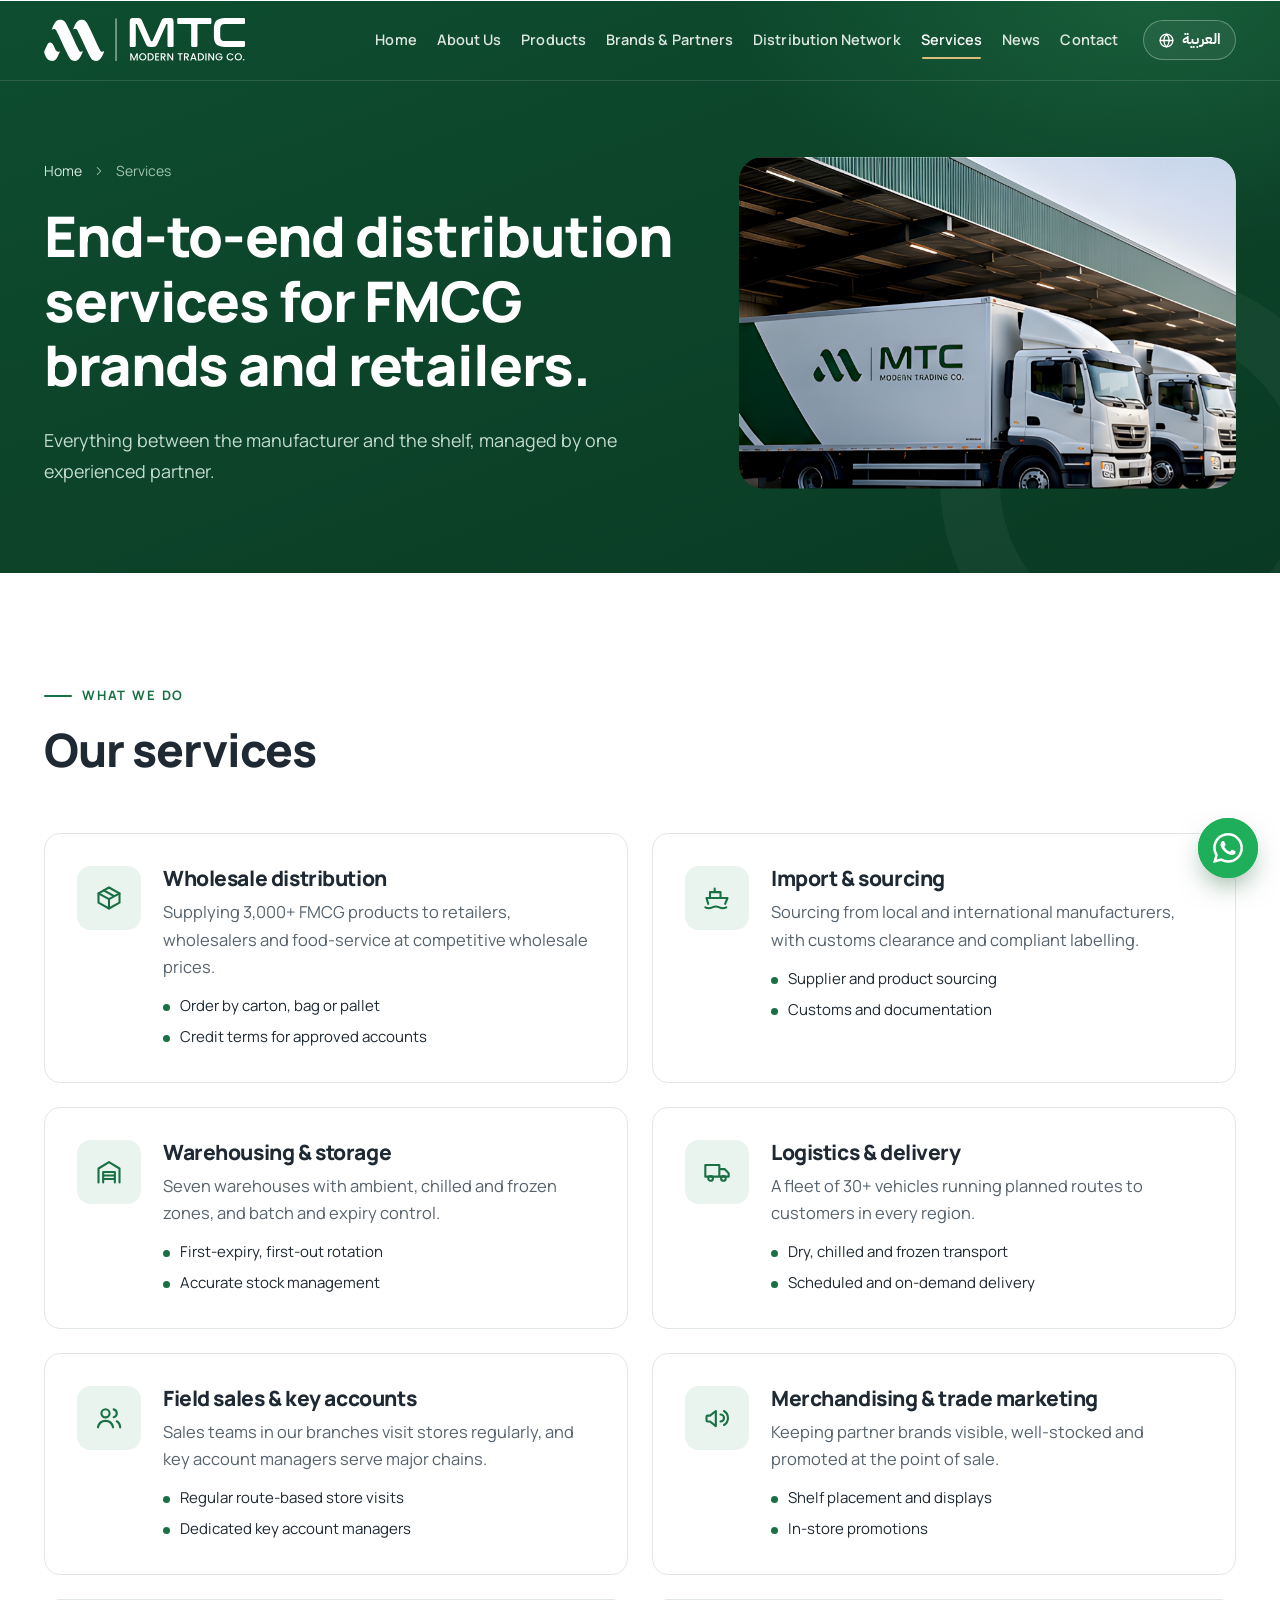
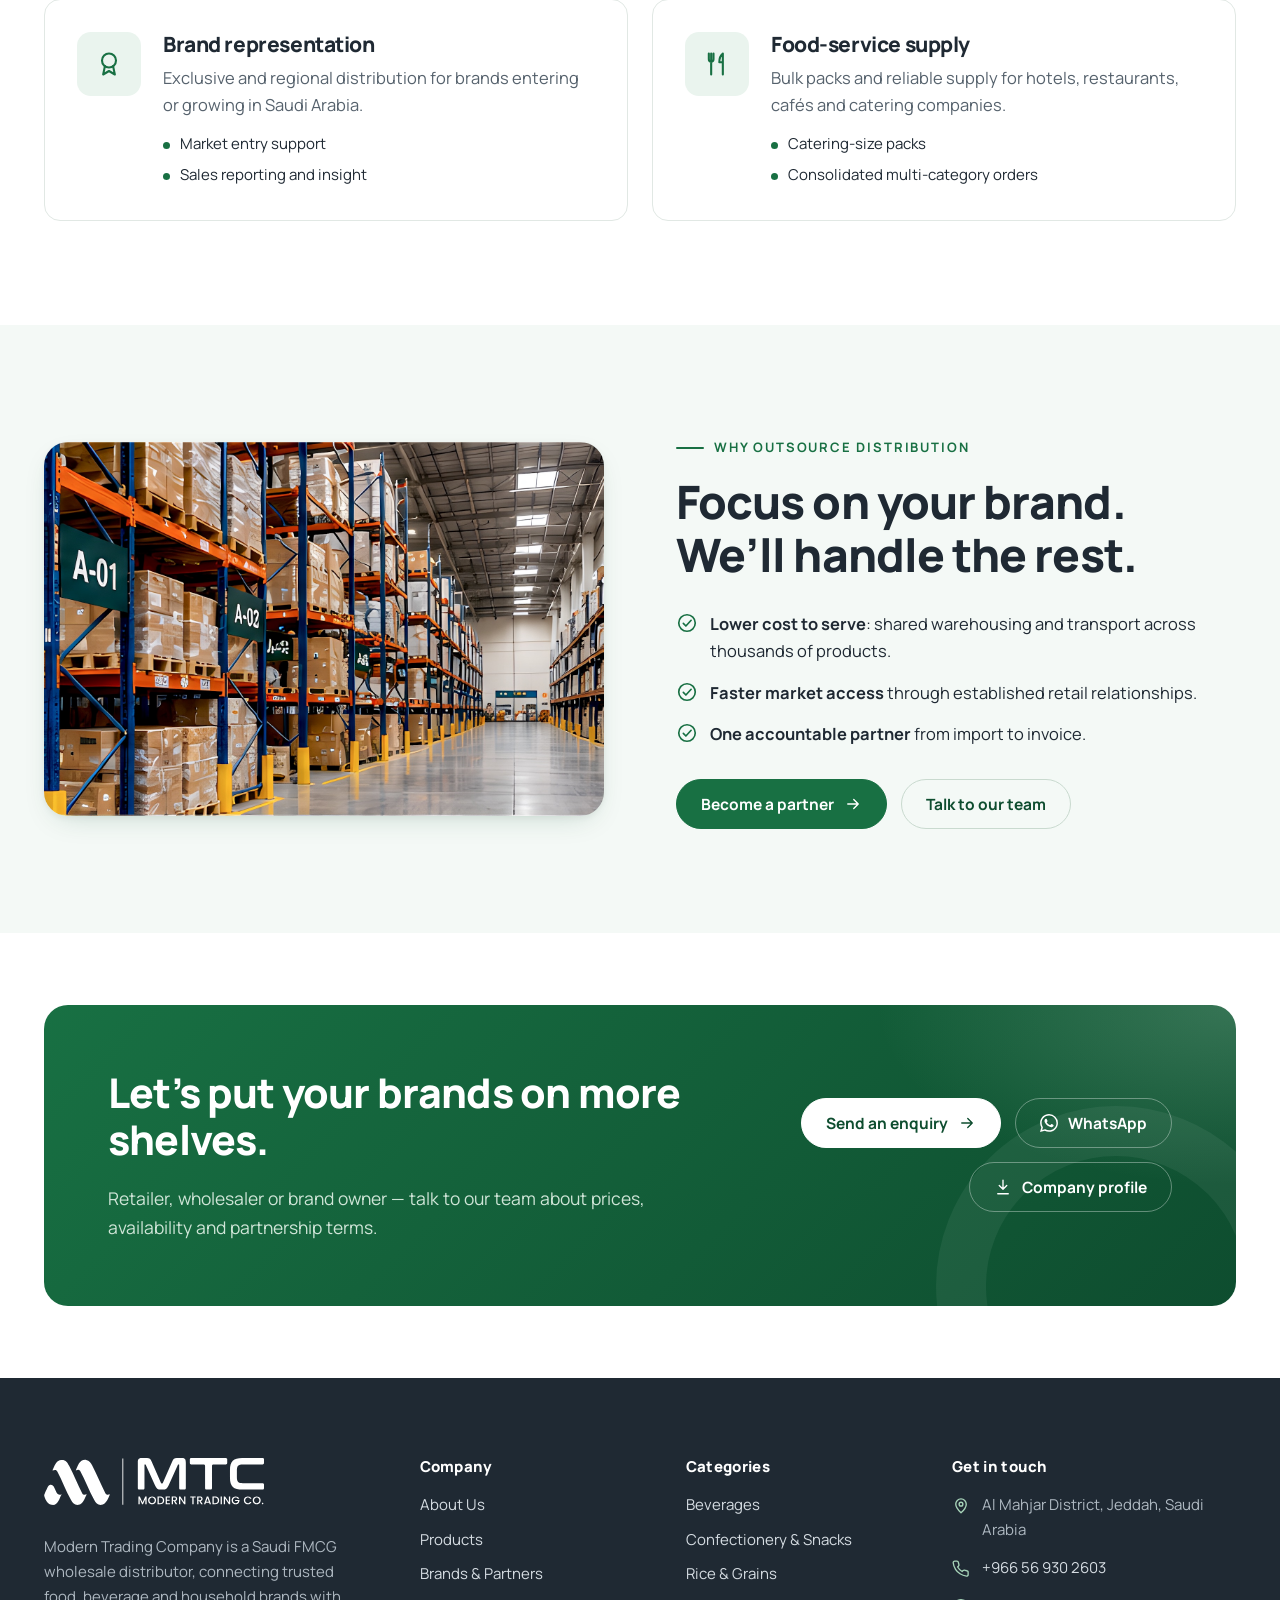
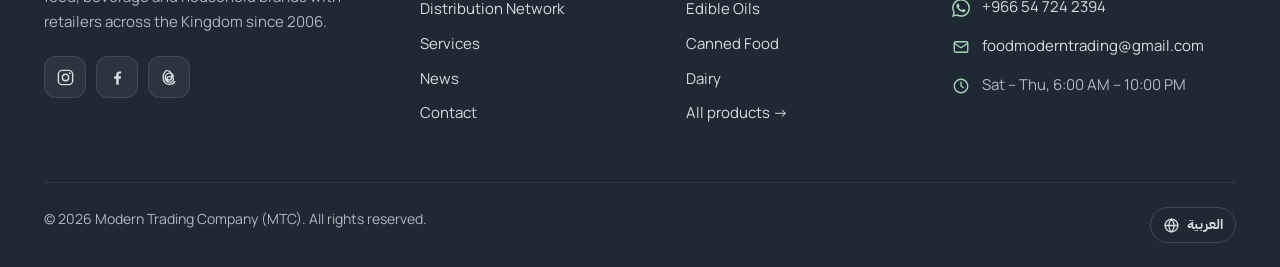
<file: services.html>
<!doctype html>
<html lang="en" dir="ltr">
<head>
  <meta charset="utf-8">
  <meta name="viewport" content="width=device-width, initial-scale=1">
  <title data-ar="الخدمات | شركة التجارة الحديثة">Services | Modern Trading Company (MTC)</title>
  <meta name="description" content="Wholesale distribution, import &amp; sourcing, warehousing, logistics, field sales, merchandising and key account management for FMCG brands in Saudi Arabia.">
  <meta name="theme-color" content="#0E4D2F">
  <link rel="canonical" href="https://www.foodmoderntrading.com/services.html">
  <meta property="og:type" content="website">
  <meta property="og:site_name" content="Modern Trading Company (MTC)">
  <meta property="og:title" content="Services | Modern Trading Company (MTC)">
  <meta property="og:description" content="Wholesale distribution, import &amp; sourcing, warehousing, logistics, field sales, merchandising and key account management for FMCG brands in Saudi Arabia.">
  <meta property="og:locale" content="en_US">
  <meta property="og:locale:alternate" content="ar_SA">
  <meta property="og:url" content="https://www.foodmoderntrading.com/services.html">
  <meta property="og:image" content="https://www.foodmoderntrading.com/img/og-image.png">
  <meta property="og:image:width" content="1200">
  <meta property="og:image:height" content="630">
  <meta name="twitter:card" content="summary_large_image">
  <link rel="icon" href="img/favicon.svg" type="image/svg+xml">
  <link rel="preconnect" href="https://fonts.googleapis.com">
  <link rel="preconnect" href="https://fonts.gstatic.com" crossorigin>
  <link href="https://fonts.googleapis.com/css2?family=IBM+Plex+Sans+Arabic:wght@400;500;600;700&family=Manrope:wght@400;500;600;700;800&display=swap" rel="stylesheet">
  <link rel="stylesheet" href="css/style.css?v=20261126i">
  <script>(function(){var d=document.documentElement;d.className+=" js";try{var q=new URLSearchParams(location.search).get("lang");var l=q||localStorage.getItem("mtc-lang");if(l==="ar"){d.lang="ar";d.dir="rtl";}}catch(e){}})();</script>
</head>
<body>
<a class="skip-link" href="#main"><span lang="en">Skip to content</span><span lang="ar">انتقل إلى المحتوى</span></a>
<header class="site-header is-overlay">
  <div class="container header-inner">
    <a class="brand" href="index.html" aria-label="Modern Trading Company — home" data-ar-aria-label="شركة التجارة الحديثة — الصفحة الرئيسية">
      <img class="logo-dark" src="img/logo/mtc-logo.svg" alt="Modern Trading Company (MTC)" data-ar-alt="شركة التجارة الحديثة" width="383" height="84">
      <img class="logo-light" src="img/logo/mtc-logo-white.svg" alt="" aria-hidden="true" width="383" height="84">
    </a>
    <nav class="main-nav" id="main-nav" aria-label="Main" data-ar-aria-label="القائمة الرئيسية">
      <ul>
      <li><a href="index.html"><span lang="en">Home</span><span lang="ar">الرئيسية</span></a></li>
          <li><a href="about.html"><span lang="en">About Us</span><span lang="ar">من نحن</span></a></li>
          <li><a href="products.html"><span lang="en">Products</span><span lang="ar">المنتجات</span></a></li>
          <li><a href="brands.html"><span lang="en">Brands &amp; Partners</span><span lang="ar">العلامات والشركاء</span></a></li>
          <li><a href="network.html"><span lang="en">Distribution Network</span><span lang="ar">شبكة التوزيع</span></a></li>
          <li><a href="services.html" aria-current="page"><span lang="en">Services</span><span lang="ar">الخدمات</span></a></li>
          <li><a href="news.html"><span lang="en">News</span><span lang="ar">الأخبار</span></a></li>
          <li><a href="contact.html"><span lang="en">Contact</span><span lang="ar">اتصل بنا</span></a></li>
      </ul>
      <div class="nav-cta">
        <a class="btn" href="contact.html#wholesale"><span lang="en">Wholesale enquiry</span><span lang="ar">طلب أسعار الجملة</span></a>
        <a class="btn btn-wa" href="https://wa.me/966547242394?text=Hello%20MTC%2C%20I%20have%20a%20wholesale%20enquiry." target="_blank" rel="noopener"><svg viewBox="0 0 24 24" aria-hidden="true" focusable="false"><path fill="currentColor" d="M17.47 14.38c-.3-.15-1.76-.87-2.03-.97-.27-.1-.47-.15-.67.15-.2.3-.77.97-.94 1.16-.17.2-.35.22-.64.08-.3-.15-1.26-.47-2.39-1.48-.88-.79-1.48-1.76-1.65-2.06-.17-.3-.02-.46.13-.6.13-.14.3-.35.45-.52.15-.18.2-.3.3-.5.1-.2.05-.37-.03-.52-.07-.15-.67-1.61-.92-2.2-.24-.58-.49-.5-.67-.51h-.57c-.2 0-.52.07-.79.37-.27.3-1.04 1.02-1.04 2.48s1.07 2.88 1.21 3.07c.15.2 2.1 3.2 5.08 4.49.71.31 1.26.49 1.7.63.71.22 1.36.19 1.87.12.57-.09 1.76-.72 2-1.41.25-.7.25-1.29.18-1.41-.08-.13-.27-.2-.57-.35m-5.42 7.4h-.01a9.87 9.87 0 0 1-5.03-1.38l-.36-.21-3.74.98 1-3.65-.24-.37a9.86 9.86 0 0 1-1.51-5.26c0-5.45 4.44-9.88 9.89-9.88 2.64 0 5.12 1.03 6.99 2.9a9.83 9.83 0 0 1 2.89 6.99c0 5.45-4.44 9.88-9.89 9.88m8.41-18.3A11.82 11.82 0 0 0 12.05 0C5.5 0 .16 5.34.16 11.89c0 2.1.55 4.14 1.59 5.95L.06 24l6.3-1.65a11.88 11.88 0 0 0 5.68 1.45h.01c6.55 0 11.89-5.34 11.89-11.89a11.82 11.82 0 0 0-3.48-8.41z"/></svg><span lang="en">WhatsApp us</span><span lang="ar">راسلنا واتساب</span></a>
      </div>
    </nav>
    <div class="header-actions">
      <button class="lang-toggle" type="button" aria-label="التبديل إلى العربية"><svg viewBox="0 0 24 24" fill="none" stroke="currentColor" stroke-width="1.8" stroke-linecap="round" stroke-linejoin="round" aria-hidden="true" focusable="false"><circle cx="12" cy="12" r="9"/><path d="M3 12h18M12 3c2.5 2.7 3.8 5.7 3.8 9s-1.3 6.3-3.8 9c-2.5-2.7-3.8-5.7-3.8-9S9.5 5.7 12 3z"/></svg><span class="lt-label">العربية</span></button>
      <a class="btn btn-sm" href="contact.html#wholesale"><span lang="en">Wholesale enquiry</span><span lang="ar">طلب أسعار الجملة</span></a>
      <button class="menu-btn" type="button" aria-expanded="false" aria-controls="main-nav" aria-label="Open menu" data-ar-aria-label="فتح القائمة"><span></span></button>
    </div>
  </div>
</header>

<main id="main">
<section class="page-hero"><div class="container page-hero-grid"><div><nav class="crumbs" aria-label="Breadcrumb" data-ar-aria-label="مسار التصفح"><a href="index.html"><span lang="en">Home</span><span lang="ar">الرئيسية</span></a><svg class="flip" viewBox="0 0 24 24" fill="none" stroke="currentColor" stroke-width="1.8" stroke-linecap="round" stroke-linejoin="round" aria-hidden="true" focusable="false"><path d="m9 6 6 6-6 6"/></svg><span aria-current="page"><span lang="en">Services</span><span lang="ar">الخدمات</span></span></nav><h1><span lang="en">End-to-end distribution services for FMCG brands and retailers.</span><span lang="ar">خدمات توزيع متكاملة لعلامات السلع الاستهلاكية وتجار التجزئة.</span></h1><p class="lead"><span lang="en">Everything between the manufacturer and the shelf, managed by one experienced partner.</span><span lang="ar">كل ما بين المصنّع والرف، يديره شريك واحد ذو خبرة.</span></p></div><div class="art reveal"><img src="img/photos/fleet-loading-bay.jpg" alt="" width="1600" height="1067"></div></div></section>

<section class="section">
  <div class="container">
    <div class="section-head">
      <p class="eyebrow"><span lang="en">What we do</span><span lang="ar">ماذا نقدم</span></p>
      <h2><span lang="en">Our services</span><span lang="ar">خدماتنا</span></h2>
    </div>
    <div class="grid g-2">
      <div class="service reveal"><div class="icon-box"><svg viewBox="0 0 24 24" fill="none" stroke="currentColor" stroke-width="1.8" stroke-linecap="round" stroke-linejoin="round" aria-hidden="true" focusable="false"><path d="M21 8 12 3 3 8v8l9 5 9-5z"/><path d="m3 8 9 5 9-5M12 13v8M7.5 5.5l9 5"/></svg></div><div><h3><span lang="en">Wholesale distribution</span><span lang="ar">توزيع الجملة</span></h3><p><span lang="en">Supplying 3,000+ FMCG products to retailers, wholesalers and food-service at competitive wholesale prices.</span><span lang="ar">توريد أكثر من 3,000 منتج استهلاكي لتجار التجزئة والجملة وقطاع الضيافة بأسعار جملة تنافسية.</span></p><ul><li><span lang="en">Order by carton, bag or pallet</span><span lang="ar">الطلب بالكرتون أو الكيس أو الطبلية</span></li><li><span lang="en">Credit terms for approved accounts</span><span lang="ar">تسهيلات ائتمانية للحسابات المعتمدة</span></li></ul></div></div>
      <div class="service reveal d1"><div class="icon-box"><svg viewBox="0 0 24 24" fill="none" stroke="currentColor" stroke-width="1.8" stroke-linecap="round" stroke-linejoin="round" aria-hidden="true" focusable="false"><path d="M2 20c2 1 4 1 6 0s4-1 6 0 4 1 6 0M4.5 17 3 12h18l-2 5M6 12V7h9v5M10 7V4"/></svg></div><div><h3><span lang="en">Import &amp; sourcing</span><span lang="ar">الاستيراد والتوريد</span></h3><p><span lang="en">Sourcing from local and international manufacturers, with customs clearance and compliant labelling.</span><span lang="ar">التوريد من المصنّعين المحليين والدوليين مع التخليص الجمركي وبطاقات بيانات متوافقة.</span></p><ul><li><span lang="en">Supplier and product sourcing</span><span lang="ar">البحث عن الموردين والمنتجات</span></li><li><span lang="en">Customs and documentation</span><span lang="ar">الجمارك والوثائق</span></li></ul></div></div>
      <div class="service reveal"><div class="icon-box"><svg viewBox="0 0 24 24" fill="none" stroke="currentColor" stroke-width="1.8" stroke-linecap="round" stroke-linejoin="round" aria-hidden="true" focusable="false"><path d="M3 21V9l9-5.5L21 9v12"/><path d="M7 21v-9h10v9M7 15h10M7 18h10"/></svg></div><div><h3><span lang="en">Warehousing &amp; storage</span><span lang="ar">التخزين والمستودعات</span></h3><p><span lang="en">Seven warehouses with ambient, chilled and frozen zones, and batch and expiry control.</span><span lang="ar">سبعة مستودعات بمناطق جافة ومبردة ومجمدة، مع ضبط الدفعات وتواريخ الانتهاء.</span></p><ul><li><span lang="en">First-expiry, first-out rotation</span><span lang="ar">تدوير الأقرب انتهاءً أولًا</span></li><li><span lang="en">Accurate stock management</span><span lang="ar">إدارة دقيقة للمخزون</span></li></ul></div></div>
      <div class="service reveal d1"><div class="icon-box"><svg viewBox="0 0 24 24" fill="none" stroke="currentColor" stroke-width="1.8" stroke-linecap="round" stroke-linejoin="round" aria-hidden="true" focusable="false"><path d="M2 6h12v10H2zM14 9.5h4.5L22 13v3h-8"/><circle cx="6.5" cy="17.5" r="2"/><circle cx="17.5" cy="17.5" r="2"/></svg></div><div><h3><span lang="en">Logistics &amp; delivery</span><span lang="ar">الخدمات اللوجستية والتوصيل</span></h3><p><span lang="en">A fleet of 30+ vehicles running planned routes to customers in every region.</span><span lang="ar">أسطول يضم أكثر من 30 مركبة يعمل وفق مسارات مخططة إلى العملاء في جميع المناطق.</span></p><ul><li><span lang="en">Dry, chilled and frozen transport</span><span lang="ar">نقل جاف ومبرد ومجمد</span></li><li><span lang="en">Scheduled and on-demand delivery</span><span lang="ar">توصيل مجدول وعند الطلب</span></li></ul></div></div>
      <div class="service reveal"><div class="icon-box"><svg viewBox="0 0 24 24" fill="none" stroke="currentColor" stroke-width="1.8" stroke-linecap="round" stroke-linejoin="round" aria-hidden="true" focusable="false"><circle cx="9" cy="8" r="3.5"/><path d="M2.5 20c.8-3.6 3.4-5.5 6.5-5.5s5.7 1.9 6.5 5.5M16 4.6a3.5 3.5 0 0 1 0 6.8M18.6 14.8c1.7.8 2.7 2.4 3 5.2"/></svg></div><div><h3><span lang="en">Field sales &amp; key accounts</span><span lang="ar">المبيعات الميدانية وكبار العملاء</span></h3><p><span lang="en">Sales teams in our branches visit stores regularly, and key account managers serve major chains.</span><span lang="ar">تزور فرق المبيعات في فروعنا المتاجر بانتظام، ويخدم مديرو الحسابات الرئيسية السلاسل الكبرى.</span></p><ul><li><span lang="en">Regular route-based store visits</span><span lang="ar">زيارات منتظمة للمتاجر حسب المسارات</span></li><li><span lang="en">Dedicated key account managers</span><span lang="ar">مديرو حسابات رئيسية مخصصون</span></li></ul></div></div>
      <div class="service reveal d1"><div class="icon-box"><svg viewBox="0 0 24 24" fill="none" stroke="currentColor" stroke-width="1.8" stroke-linecap="round" stroke-linejoin="round" aria-hidden="true" focusable="false"><path d="M3 11v3a1 1 0 0 0 1 1h2l5 4V6L6 10H4a1 1 0 0 0-1 1zM15 9a3 3 0 0 1 0 6M18 6a7 7 0 0 1 0 12"/></svg></div><div><h3><span lang="en">Merchandising &amp; trade marketing</span><span lang="ar">العرض والتسويق التجاري</span></h3><p><span lang="en">Keeping partner brands visible, well-stocked and promoted at the point of sale.</span><span lang="ar">إبقاء العلامات الشريكة ظاهرة ومتوفرة ومروَّجة في نقاط البيع.</span></p><ul><li><span lang="en">Shelf placement and displays</span><span lang="ar">ترتيب الرفوف ومنصات العرض</span></li><li><span lang="en">In-store promotions</span><span lang="ar">العروض الترويجية داخل المتاجر</span></li></ul></div></div>
      <div class="service reveal"><div class="icon-box"><svg viewBox="0 0 24 24" fill="none" stroke="currentColor" stroke-width="1.8" stroke-linecap="round" stroke-linejoin="round" aria-hidden="true" focusable="false"><circle cx="12" cy="9" r="6"/><path d="m8.5 13.8-1.5 7.2 5-3 5 3-1.5-7.2"/></svg></div><div><h3><span lang="en">Brand representation</span><span lang="ar">تمثيل العلامات التجارية</span></h3><p><span lang="en">Exclusive and regional distribution for brands entering or growing in Saudi Arabia.</span><span lang="ar">توزيع حصري وإقليمي للعلامات التي تدخل السوق السعودي أو تنمو فيه.</span></p><ul><li><span lang="en">Market entry support</span><span lang="ar">دعم دخول السوق</span></li><li><span lang="en">Sales reporting and insight</span><span lang="ar">تقارير ورؤى المبيعات</span></li></ul></div></div>
      <div class="service reveal d1"><div class="icon-box"><svg viewBox="0 0 24 24" fill="none" stroke="currentColor" stroke-width="1.8" stroke-linecap="round" stroke-linejoin="round" aria-hidden="true" focusable="false"><path d="M7 3v8M5 3v5a2 2 0 0 0 4 0V3M7 11v10M17 21V3c-2 1.5-3 4-3 7.5h3"/></svg></div><div><h3><span lang="en">Food-service supply</span><span lang="ar">التوريد لقطاع الضيافة</span></h3><p><span lang="en">Bulk packs and reliable supply for hotels, restaurants, cafés and catering companies.</span><span lang="ar">عبوات كبيرة وتوريد موثوق للفنادق والمطاعم والمقاهي وشركات التموين.</span></p><ul><li><span lang="en">Catering-size packs</span><span lang="ar">عبوات بأحجام التموين</span></li><li><span lang="en">Consolidated multi-category orders</span><span lang="ar">طلبات موحدة متعددة الفئات</span></li></ul></div></div>
    </div>
  </div>
</section>

<section class="section tint">
  <div class="container split">
    <div class="media reveal">
      <img src="img/photos/warehouse-racking.jpg" width="1600" height="1067" loading="lazy" alt="Organised high-bay racking inside an MTC warehouse" data-ar-alt="رفوف عالية منظمة داخل أحد مستودعات الشركة">
    </div>
    <div class="reveal d1">
      <p class="eyebrow"><span lang="en">Why outsource distribution</span><span lang="ar">لماذا تُسند التوزيع إلينا</span></p>
      <h2 class="h2"><span lang="en">Focus on your brand. We’ll handle the rest.</span><span lang="ar">ركّز على علامتك، ونحن نتولى الباقي.</span></h2>
      <ul class="checklist">
        <li><svg viewBox="0 0 24 24" fill="none" stroke="currentColor" stroke-width="1.8" stroke-linecap="round" stroke-linejoin="round" aria-hidden="true" focusable="false"><circle cx="12" cy="12" r="9"/><path d="m8 12.5 2.8 2.8L16.5 9"/></svg><span><span lang="en"><strong>Lower cost to serve</strong>: shared warehousing and transport across thousands of products.</span><span lang="ar"><strong>تكلفة خدمة أقل</strong>: تخزين ونقل مشترك لآلاف المنتجات.</span></span></li>
        <li><svg viewBox="0 0 24 24" fill="none" stroke="currentColor" stroke-width="1.8" stroke-linecap="round" stroke-linejoin="round" aria-hidden="true" focusable="false"><circle cx="12" cy="12" r="9"/><path d="m8 12.5 2.8 2.8L16.5 9"/></svg><span><span lang="en"><strong>Faster market access</strong> through established retail relationships.</span><span lang="ar"><strong>وصول أسرع للسوق</strong> عبر علاقات راسخة مع تجار التجزئة.</span></span></li>
        <li><svg viewBox="0 0 24 24" fill="none" stroke="currentColor" stroke-width="1.8" stroke-linecap="round" stroke-linejoin="round" aria-hidden="true" focusable="false"><circle cx="12" cy="12" r="9"/><path d="m8 12.5 2.8 2.8L16.5 9"/></svg><span><span lang="en"><strong>One accountable partner</strong> from import to invoice.</span><span lang="ar"><strong>شريك واحد مسؤول</strong> من الاستيراد حتى الفاتورة.</span></span></li>
      </ul>
      <div class="btn-row">
        <a class="btn" href="brands.html#partner"><span lang="en">Become a partner</span><span lang="ar">كن شريكًا</span><svg class="arrow" viewBox="0 0 24 24" fill="none" stroke="currentColor" stroke-width="1.8" stroke-linecap="round" stroke-linejoin="round" aria-hidden="true" focusable="false"><path d="M5 12h14M13 6l6 6-6 6"/></svg></a>
        <a class="btn btn-outline" href="contact.html"><span lang="en">Talk to our team</span><span lang="ar">تحدث مع فريقنا</span></a>
      </div>
    </div>
  </div>
</section>

<section class="section-sm">
  <div class="container">
    <div class="cta-band reveal">
      <div>
        <h2><span lang="en">Let’s put your brands on more shelves.</span><span lang="ar">لنضع علاماتك التجارية على مزيد من الرفوف.</span></h2>
        <p><span lang="en">Retailer, wholesaler or brand owner — talk to our team about prices, availability and partnership terms.</span><span lang="ar">سواء كنت تاجر تجزئة أو جملة أو مالك علامة تجارية — تحدث مع فريقنا عن الأسعار والتوفر وشروط الشراكة.</span></p>
      </div>
      <div class="btn-row">
        <a class="btn btn-light" href="contact.html#wholesale"><span lang="en">Send an enquiry</span><span lang="ar">أرسل استفسارك</span><svg class="arrow" viewBox="0 0 24 24" fill="none" stroke="currentColor" stroke-width="1.8" stroke-linecap="round" stroke-linejoin="round" aria-hidden="true" focusable="false"><path d="M5 12h14M13 6l6 6-6 6"/></svg></a>
        <a class="btn btn-ghost-light" href="https://wa.me/966547242394?text=Hello%20MTC%2C%20I%20have%20a%20wholesale%20enquiry." target="_blank" rel="noopener"><svg viewBox="0 0 24 24" aria-hidden="true" focusable="false"><path fill="currentColor" d="M17.47 14.38c-.3-.15-1.76-.87-2.03-.97-.27-.1-.47-.15-.67.15-.2.3-.77.97-.94 1.16-.17.2-.35.22-.64.08-.3-.15-1.26-.47-2.39-1.48-.88-.79-1.48-1.76-1.65-2.06-.17-.3-.02-.46.13-.6.13-.14.3-.35.45-.52.15-.18.2-.3.3-.5.1-.2.05-.37-.03-.52-.07-.15-.67-1.61-.92-2.2-.24-.58-.49-.5-.67-.51h-.57c-.2 0-.52.07-.79.37-.27.3-1.04 1.02-1.04 2.48s1.07 2.88 1.21 3.07c.15.2 2.1 3.2 5.08 4.49.71.31 1.26.49 1.7.63.71.22 1.36.19 1.87.12.57-.09 1.76-.72 2-1.41.25-.7.25-1.29.18-1.41-.08-.13-.27-.2-.57-.35m-5.42 7.4h-.01a9.87 9.87 0 0 1-5.03-1.38l-.36-.21-3.74.98 1-3.65-.24-.37a9.86 9.86 0 0 1-1.51-5.26c0-5.45 4.44-9.88 9.89-9.88 2.64 0 5.12 1.03 6.99 2.9a9.83 9.83 0 0 1 2.89 6.99c0 5.45-4.44 9.88-9.89 9.88m8.41-18.3A11.82 11.82 0 0 0 12.05 0C5.5 0 .16 5.34.16 11.89c0 2.1.55 4.14 1.59 5.95L.06 24l6.3-1.65a11.88 11.88 0 0 0 5.68 1.45h.01c6.55 0 11.89-5.34 11.89-11.89a11.82 11.82 0 0 0-3.48-8.41z"/></svg><span lang="en">WhatsApp</span><span lang="ar">واتساب</span></a>
        <a class="btn btn-ghost-light" href="docs/MTC-Company-Profile.pdf" download data-profile><svg viewBox="0 0 24 24" fill="none" stroke="currentColor" stroke-width="1.8" stroke-linecap="round" stroke-linejoin="round" aria-hidden="true" focusable="false"><path d="M12 3v12M7 10l5 5 5-5M5 21h14"/></svg><span lang="en">Company profile</span><span lang="ar">الملف التعريفي</span></a>
      </div>
    </div>
  </div>
</section>


</main>
<footer class="site-footer">
  <div class="container">
    <div class="footer-grid">
      <div class="footer-brand">
        <a class="footer-logo" href="index.html"><img src="img/logo/mtc-logo-white.svg" alt="Modern Trading Company (MTC)" data-ar-alt="شركة التجارة الحديثة" width="383" height="84" loading="lazy"></a>
        <p><span lang="en">Modern Trading Company is a Saudi FMCG wholesale distributor, connecting trusted food, beverage and household brands with retailers across the Kingdom since 2006.</span><span lang="ar">شركة التجارة الحديثة موزّع جملة سعودي للسلع الاستهلاكية سريعة الدوران، تربط العلامات الموثوقة في الأغذية والمشروبات والمنتجات المنزلية بتجار التجزئة في جميع أنحاء المملكة منذ عام 2006.</span></p>
        <div class="social">
  <a href="https://www.instagram.com/foodmodernksa" target="_blank" rel="noopener" aria-label="Instagram"><svg viewBox="0 0 24 24" aria-hidden="true" focusable="false"><rect x="3" y="3" width="18" height="18" rx="5" fill="none" stroke="currentColor" stroke-width="1.8"/><circle cx="12" cy="12" r="4" fill="none" stroke="currentColor" stroke-width="1.8"/><circle cx="17.5" cy="6.5" r="1.2" fill="currentColor"/></svg></a>
  <a href="https://www.facebook.com/share/1R57ckr96M/" target="_blank" rel="noopener" aria-label="Facebook"><svg viewBox="0 0 24 24" aria-hidden="true" focusable="false"><path fill="currentColor" d="M13.5 21v-7.5h2.6l.4-3h-3V8.6c0-.9.3-1.5 1.5-1.5h1.6V4.4c-.3 0-1.2-.1-2.3-.1-2.3 0-3.9 1.4-3.9 4v2.2H7.8v3h2.6V21z"/></svg></a>
  <a href="https://www.threads.com/@foodmodernksa" target="_blank" rel="noopener" aria-label="Threads"><svg viewBox="0 0 24 24" aria-hidden="true" focusable="false"><path fill="none" stroke="currentColor" stroke-width="1.8" stroke-linecap="round" d="M16.8 10.4c-.6-2.6-2.4-3.9-4.8-3.9-3.2 0-5.2 2.4-5.2 5.6 0 3.4 2 5.7 5.4 5.7 2.7 0 4.7-1.5 4.7-3.8 0-2.5-2.4-3.3-5-3.1-1.8.1-3 1-3 2.3 0 1.3 1.1 2 2.5 2 2.4 0 3.6-1.8 3.6-5 0-4.2-2.6-6.9-7-6.9C7.4 3.3 4 6.6 4 12s3.3 8.7 8.1 8.7c3 0 5.3-1.2 6.6-3.4"/></svg></a>
  <!-- LinkedIn: add the company page URL, then remove the comment marks
  <a href="https://www.linkedin.com/company/YOUR-PAGE" target="_blank" rel="noopener" aria-label="LinkedIn"><svg viewBox="0 0 24 24" aria-hidden="true" focusable="false"><path fill="currentColor" d="M6.9 8.8H3.6V20h3.3zM5.2 3.5a1.9 1.9 0 1 0 0 3.8 1.9 1.9 0 0 0 0-3.8zM20.4 13.6c0-3-1.6-5-4.3-5-1.5 0-2.5.8-3 1.6V8.8H9.9V20h3.3v-5.6c0-1.5.3-2.9 2-2.9 1.8 0 1.9 1.7 1.9 3V20h3.3z"/></svg></a> -->
</div>

      </div>
      <div>
        <h4><span lang="en">Company</span><span lang="ar">الشركة</span></h4>
        <ul class="footer-links"><li><a href="about.html"><span lang="en">About Us</span><span lang="ar">من نحن</span></a></li><li><a href="products.html"><span lang="en">Products</span><span lang="ar">المنتجات</span></a></li><li><a href="brands.html"><span lang="en">Brands &amp; Partners</span><span lang="ar">العلامات والشركاء</span></a></li><li><a href="network.html"><span lang="en">Distribution Network</span><span lang="ar">شبكة التوزيع</span></a></li><li><a href="services.html"><span lang="en">Services</span><span lang="ar">الخدمات</span></a></li><li><a href="news.html"><span lang="en">News</span><span lang="ar">الأخبار</span></a></li><li><a href="contact.html"><span lang="en">Contact</span><span lang="ar">اتصل بنا</span></a></li></ul>
      </div>
      <div>
        <h4><span lang="en">Categories</span><span lang="ar">الفئات</span></h4>
        <ul class="footer-links"><li><a href="products.html#beverages"><span lang="en">Beverages</span><span lang="ar">المشروبات</span></a></li><li><a href="products.html#confectionery"><span lang="en">Confectionery &amp; Snacks</span><span lang="ar">الحلويات والوجبات الخفيفة</span></a></li><li><a href="products.html#rice-grains"><span lang="en">Rice &amp; Grains</span><span lang="ar">الأرز والحبوب</span></a></li><li><a href="products.html#edible-oils"><span lang="en">Edible Oils</span><span lang="ar">زيوت الطعام</span></a></li><li><a href="products.html#canned"><span lang="en">Canned Food</span><span lang="ar">الأغذية المعلبة</span></a></li><li><a href="products.html#dairy"><span lang="en">Dairy</span><span lang="ar">الألبان</span></a></li><li><a href="products.html"><span lang="en">All products →</span><span lang="ar">جميع المنتجات ←</span></a></li></ul>
      </div>
      <div>
        <h4><span lang="en">Get in touch</span><span lang="ar">تواصل معنا</span></h4>
        <ul class="footer-contact">
          <li><svg viewBox="0 0 24 24" fill="none" stroke="currentColor" stroke-width="1.8" stroke-linecap="round" stroke-linejoin="round" aria-hidden="true" focusable="false"><path d="M12 21s-7-6.2-7-11.5a7 7 0 0 1 14 0C19 14.8 12 21 12 21z"/><circle cx="12" cy="9.5" r="2.5"/></svg><span><span lang="en">Al Mahjar District, Jeddah, Saudi Arabia</span><span lang="ar">حي المحجر، جدة، المملكة العربية السعودية</span></span></li>
          <li><svg viewBox="0 0 24 24" fill="none" stroke="currentColor" stroke-width="1.8" stroke-linecap="round" stroke-linejoin="round" aria-hidden="true" focusable="false"><path d="M21.5 16.6v2.9a2 2 0 0 1-2.2 2 19.8 19.8 0 0 1-8.6-3.1 19.5 19.5 0 0 1-6-6A19.8 19.8 0 0 1 1.6 3.7 2 2 0 0 1 3.6 1.5h2.9a2 2 0 0 1 2 1.7c.1.9.4 1.8.7 2.7a2 2 0 0 1-.5 2.1L7.5 9.3a16 16 0 0 0 6 6l1.3-1.3a2 2 0 0 1 2.1-.4c.9.3 1.8.6 2.7.7a2 2 0 0 1 1.9 2.3z"/></svg><a class="ltr" href="tel:+966569302603">+966 56 930 2603</a></li>
          <li><svg viewBox="0 0 24 24" aria-hidden="true" focusable="false"><path fill="currentColor" d="M17.47 14.38c-.3-.15-1.76-.87-2.03-.97-.27-.1-.47-.15-.67.15-.2.3-.77.97-.94 1.16-.17.2-.35.22-.64.08-.3-.15-1.26-.47-2.39-1.48-.88-.79-1.48-1.76-1.65-2.06-.17-.3-.02-.46.13-.6.13-.14.3-.35.45-.52.15-.18.2-.3.3-.5.1-.2.05-.37-.03-.52-.07-.15-.67-1.61-.92-2.2-.24-.58-.49-.5-.67-.51h-.57c-.2 0-.52.07-.79.37-.27.3-1.04 1.02-1.04 2.48s1.07 2.88 1.21 3.07c.15.2 2.1 3.2 5.08 4.49.71.31 1.26.49 1.7.63.71.22 1.36.19 1.87.12.57-.09 1.76-.72 2-1.41.25-.7.25-1.29.18-1.41-.08-.13-.27-.2-.57-.35m-5.42 7.4h-.01a9.87 9.87 0 0 1-5.03-1.38l-.36-.21-3.74.98 1-3.65-.24-.37a9.86 9.86 0 0 1-1.51-5.26c0-5.45 4.44-9.88 9.89-9.88 2.64 0 5.12 1.03 6.99 2.9a9.83 9.83 0 0 1 2.89 6.99c0 5.45-4.44 9.88-9.89 9.88m8.41-18.3A11.82 11.82 0 0 0 12.05 0C5.5 0 .16 5.34.16 11.89c0 2.1.55 4.14 1.59 5.95L.06 24l6.3-1.65a11.88 11.88 0 0 0 5.68 1.45h.01c6.55 0 11.89-5.34 11.89-11.89a11.82 11.82 0 0 0-3.48-8.41z"/></svg><a class="ltr" href="https://wa.me/966547242394?text=Hello%20MTC%2C%20I%20have%20an%20enquiry." target="_blank" rel="noopener">+966 54 724 2394</a></li>
          <li><svg viewBox="0 0 24 24" fill="none" stroke="currentColor" stroke-width="1.8" stroke-linecap="round" stroke-linejoin="round" aria-hidden="true" focusable="false"><rect x="3" y="5" width="18" height="14" rx="2"/><path d="m3 7 9 6 9-6"/></svg><a href="mailto:foodmoderntrading@gmail.com">foodmoderntrading@gmail.com</a></li>
          <li><svg viewBox="0 0 24 24" fill="none" stroke="currentColor" stroke-width="1.8" stroke-linecap="round" stroke-linejoin="round" aria-hidden="true" focusable="false"><circle cx="12" cy="12" r="9"/><path d="M12 7v5l3 2"/></svg><span><span lang="en">Sat – Thu, 6:00 AM – 10:00 PM</span><span lang="ar">السبت – الخميس، 6:00 ص – 10:00 م</span></span></li>
        </ul>
      </div>
    </div>
    <div class="footer-bottom">
      <span>© <span data-year>2026</span> <span lang="en">Modern Trading Company (MTC). All rights reserved.</span><span lang="ar">شركة التجارة الحديثة. جميع الحقوق محفوظة.</span></span>
      <button class="lang-toggle" type="button" aria-label="التبديل إلى العربية"><svg viewBox="0 0 24 24" fill="none" stroke="currentColor" stroke-width="1.8" stroke-linecap="round" stroke-linejoin="round" aria-hidden="true" focusable="false"><circle cx="12" cy="12" r="9"/><path d="M3 12h18M12 3c2.5 2.7 3.8 5.7 3.8 9s-1.3 6.3-3.8 9c-2.5-2.7-3.8-5.7-3.8-9S9.5 5.7 12 3z"/></svg><span class="lt-label">العربية</span></button>
    </div>
  </div>
</footer>
<a class="wa-float" href="https://wa.me/966547242394?text=Hello%20MTC%2C%20I%20have%20a%20wholesale%20enquiry." target="_blank" rel="noopener" aria-label="Chat with MTC on WhatsApp" data-ar-aria-label="تواصل مع الشركة عبر واتساب"><svg viewBox="0 0 24 24" aria-hidden="true" focusable="false"><path fill="currentColor" d="M17.47 14.38c-.3-.15-1.76-.87-2.03-.97-.27-.1-.47-.15-.67.15-.2.3-.77.97-.94 1.16-.17.2-.35.22-.64.08-.3-.15-1.26-.47-2.39-1.48-.88-.79-1.48-1.76-1.65-2.06-.17-.3-.02-.46.13-.6.13-.14.3-.35.45-.52.15-.18.2-.3.3-.5.1-.2.05-.37-.03-.52-.07-.15-.67-1.61-.92-2.2-.24-.58-.49-.5-.67-.51h-.57c-.2 0-.52.07-.79.37-.27.3-1.04 1.02-1.04 2.48s1.07 2.88 1.21 3.07c.15.2 2.1 3.2 5.08 4.49.71.31 1.26.49 1.7.63.71.22 1.36.19 1.87.12.57-.09 1.76-.72 2-1.41.25-.7.25-1.29.18-1.41-.08-.13-.27-.2-.57-.35m-5.42 7.4h-.01a9.87 9.87 0 0 1-5.03-1.38l-.36-.21-3.74.98 1-3.65-.24-.37a9.86 9.86 0 0 1-1.51-5.26c0-5.45 4.44-9.88 9.89-9.88 2.64 0 5.12 1.03 6.99 2.9a9.83 9.83 0 0 1 2.89 6.99c0 5.45-4.44 9.88-9.89 9.88m8.41-18.3A11.82 11.82 0 0 0 12.05 0C5.5 0 .16 5.34.16 11.89c0 2.1.55 4.14 1.59 5.95L.06 24l6.3-1.65a11.88 11.88 0 0 0 5.68 1.45h.01c6.55 0 11.89-5.34 11.89-11.89a11.82 11.82 0 0 0-3.48-8.41z"/></svg><span class="tip"><span lang="en">Chat on WhatsApp</span><span lang="ar">تواصل عبر واتساب</span></span></a>

<script src="js/main.js?v=20261126i" defer></script>
</body>
</html>
</file>
<file: css/style.css>
/* =========================================================
   Modern Trading Company (MTC) — Corporate website styles
   Brand: Green #187043 · Dark green #0E4D2F · Charcoal #1F2933 · White
   ========================================================= */

:root {
  --green: #187043;
  --green-dark: #0E4D2F;
  --green-deep: #0A3A23;
  --green-mid: #2E8B57;
  --green-soft: #A8D5BA;
  --green-tint: #EAF4EE;
  --green-wash: #F4F9F6;
  --charcoal: #1F2933;
  --ink: #1F2933;
  --muted: #56626D;
  --line: #E1E8E4;
  --white: #FFFFFF;
  --bg: #FFFFFF;
  --wa: #1FAF5A;
  --gold: #C19A48;      /* from the MTC logo */
  --gold-soft: #D9BC7E;

  --font-en: "Manrope", system-ui, -apple-system, "Segoe UI", Roboto, Arial, sans-serif;
  --font-ar: "IBM Plex Sans Arabic", "Segoe UI", Tahoma, Arial, sans-serif;

  --radius-s: 10px;
  --radius: 16px;
  --radius-l: 24px;
  --shadow-s: 0 1px 2px rgba(15, 40, 28, .06), 0 2px 8px rgba(15, 40, 28, .05);
  --shadow: 0 10px 30px -12px rgba(14, 77, 47, .22), 0 2px 6px rgba(15, 40, 28, .05);
  --shadow-l: 0 30px 60px -24px rgba(10, 58, 35, .35);

  --container: 1240px;
  --gutter: 24px;
  --header-h: 76px;
  --ease: cubic-bezier(.2, .7, .2, 1);
}

/* ---------- Reset ---------- */
*, *::before, *::after { box-sizing: border-box; }
html { -webkit-text-size-adjust: 100%; scroll-behavior: smooth; scroll-padding-top: calc(var(--header-h) + 16px); }
body {
  margin: 0;
  font-family: var(--font-en);
  font-size: 16.5px;
  line-height: 1.65;
  color: var(--ink);
  background: var(--bg);
  -webkit-font-smoothing: antialiased;
  text-rendering: optimizeLegibility;
  overflow-x: hidden;
}
html[lang="ar"] body { font-family: var(--font-ar); font-size: 17px; line-height: 1.8; }
img, svg { display: block; max-width: 100%; height: auto; }
a { color: var(--green); text-decoration: none; }
a:hover { color: var(--green-dark); }
h1, h2, h3, h4 { margin: 0 0 .5em; line-height: 1.15; letter-spacing: -.02em; color: var(--charcoal); font-weight: 800; }
html[lang="ar"] :is(h1, h2, h3, h4) { letter-spacing: 0; line-height: 1.35; font-weight: 700; }
p { margin: 0 0 1em; }
ul, ol.steps, ol.timeline { padding: 0; margin: 0; list-style: none; }
button, input, select, textarea { font: inherit; color: inherit; }
[hidden] { display: none !important; }
:focus-visible { outline: 3px solid var(--green-mid); outline-offset: 3px; border-radius: 6px; }

/* ---------- Bilingual visibility ----------
   Every translatable piece of text exists twice in the HTML:
   <span lang="en">…</span><span lang="ar">…</span>
   Only the active language is shown. */
html[lang="en"] body [lang="ar"],
html[lang="ar"] body [lang="en"] { display: none !important; }

/* ---------- Layout helpers ---------- */
.container { width: 100%; max-width: var(--container); margin-inline: auto; padding-inline: var(--gutter); }
.section { padding-block: 104px; }
.section-sm { padding-block: 72px; }
.section.tint { background: var(--green-wash); }
.section.dark { background: var(--green-dark); color: #D7E8DE; }
.section.dark :is(h2, h3) { color: var(--white); }
.grid { display: grid; gap: 24px; }
.g-2 { grid-template-columns: repeat(2, 1fr); }
.g-3 { grid-template-columns: repeat(3, 1fr); }
.g-4 { grid-template-columns: repeat(4, 1fr); }
.g-5 { grid-template-columns: repeat(5, 1fr); }
.center { text-align: center; }
.sr-only { position: absolute !important; width: 1px; height: 1px; padding: 0; margin: -1px; overflow: hidden; clip: rect(0 0 0 0); white-space: nowrap; border: 0; }

.skip-link { position: absolute; inset-inline-start: 16px; top: -60px; z-index: 200; background: var(--green-dark); color: #fff; padding: 10px 16px; border-radius: 8px; font-weight: 700; }
.skip-link:focus { top: 12px; color: #fff; }

/* ---------- Typography blocks ---------- */
.eyebrow {
  display: inline-flex; align-items: center; gap: 10px;
  font-size: 13px; font-weight: 700; letter-spacing: .14em; text-transform: uppercase;
  color: var(--green); margin-bottom: 18px;
}
html[lang="ar"] .eyebrow { letter-spacing: 0; font-size: 14.5px; }
.eyebrow::before { content: ""; width: 28px; height: 2px; background: currentColor; border-radius: 2px; }
.eyebrow.light { color: var(--gold-soft); }
.section-head { max-width: 720px; margin-bottom: 56px; }
.section-head.center { margin-inline: auto; }
.section-head.center .eyebrow::after { content: ""; width: 28px; height: 2px; background: currentColor; border-radius: 2px; }
.section-head h2, .h2 { font-size: clamp(30px, 3.6vw, 46px); }
.lead { font-size: clamp(17px, 1.4vw, 19.5px); color: var(--muted); line-height: 1.7; }
.section.dark .lead { color: #BFD9C9; }
.split-head { display: flex; justify-content: space-between; align-items: end; gap: 32px; margin-bottom: 48px; flex-wrap: wrap; }
.split-head .section-head { margin-bottom: 0; }

/* ---------- Buttons ---------- */
.btn {
  --bg: var(--green); --fg: #fff; --bd: var(--green);
  display: inline-flex; align-items: center; justify-content: center; gap: 10px;
  min-height: 50px; padding: 12px 24px; border-radius: 999px;
  background: var(--bg); color: var(--fg); border: 1.5px solid var(--bd);
  font-weight: 700; font-size: 15.5px; line-height: 1.2; cursor: pointer; white-space: nowrap;
  transition: transform .2s var(--ease), background-color .2s, border-color .2s, color .2s, box-shadow .2s;
}
.btn:hover { --bg: var(--green-dark); --bd: var(--green-dark); color: var(--fg); transform: translateY(-1px); box-shadow: var(--shadow); }
.btn-light { --bg: #fff; --fg: var(--green-dark); --bd: #fff; }
.btn-light:hover { --bg: var(--green-tint); --bd: var(--green-tint); --fg: var(--green-dark); }
.btn-outline { --bg: transparent; --fg: var(--green-dark); --bd: #C9DACF; }
.btn-outline:hover { --bg: var(--green-dark); --fg: #fff; --bd: var(--green-dark); }
.btn-ghost-light { --bg: transparent; --fg: #fff; --bd: rgba(255, 255, 255, .35); }
.btn-ghost-light:hover { --bg: rgba(255, 255, 255, .1); --bd: #fff; --fg: #fff; }
.btn-wa { --bg: var(--wa); --bd: var(--wa); }
.btn-wa:hover { --bg: #178F49; --bd: #178F49; }
.btn-sm { min-height: 42px; padding: 9px 18px; font-size: 14.5px; }
.btn svg { width: 18px; height: 18px; flex: none; }
.btn-row { display: flex; flex-wrap: wrap; gap: 14px; }
.link-arrow { display: inline-flex; align-items: center; gap: 8px; font-weight: 700; color: var(--green); }
.link-arrow svg { width: 18px; height: 18px; transition: transform .2s var(--ease); }
.link-arrow:hover svg { transform: translateX(4px); }
html[dir="rtl"] .flip, html[dir="rtl"] .link-arrow svg, html[dir="rtl"] .btn svg.arrow { transform: scaleX(-1); }
html[dir="rtl"] .link-arrow:hover svg { transform: scaleX(-1) translateX(4px); }

/* ---------- Header ---------- */
.site-header {
  position: sticky; top: 0; z-index: 100;
  border-bottom: 1px solid transparent;
  transition: border-color .2s, box-shadow .2s;
}
/* blur lives on a pseudo-element so the fixed mobile menu isn't trapped inside the header */
.site-header::before {
  content: ""; position: absolute; inset: 0; z-index: -1;
  background: rgba(255, 255, 255, .92);
  -webkit-backdrop-filter: saturate(180%) blur(14px); backdrop-filter: saturate(180%) blur(14px);
}
.site-header.scrolled { border-color: var(--line); box-shadow: 0 6px 24px -18px rgba(10, 58, 35, .5); }
.header-inner { display: flex; align-items: center; gap: 24px; height: var(--header-h); }
.brand { display: flex; align-items: center; flex: none; }
.brand img { height: 42px; width: auto; }
.main-nav { margin-inline-start: auto; }
.main-nav ul { display: flex; align-items: center; gap: 2px; }
.main-nav a {
  display: block; padding: 8px 11px; border-radius: 8px;
  font-size: 14.5px; font-weight: 600; color: var(--charcoal); white-space: nowrap;
}
html[lang="ar"] .main-nav a { font-size: 15px; }
.main-nav a:hover { color: var(--green); background: var(--green-wash); }
.main-nav a[aria-current="page"] { color: var(--green); }
.main-nav a[aria-current="page"]::after { content: ""; display: block; height: 2px; border-radius: 2px; background: var(--green); margin-top: 3px; }
.header-actions { display: flex; align-items: center; gap: 10px; flex: none; }
.lang-toggle {
  display: inline-flex; align-items: center; gap: 7px; min-height: 42px; padding: 8px 14px;
  border-radius: 999px; border: 1.5px solid var(--line); background: #fff; cursor: pointer;
  font-weight: 700; font-size: 14.5px; color: var(--green-dark);
}
.lang-toggle:hover { border-color: var(--green); }
.lang-toggle svg { width: 17px; height: 17px; }
.lang-toggle .lt-label { font-family: var(--font-ar); }
html[lang="ar"] .lang-toggle .lt-label { font-family: var(--font-en); }
.menu-btn { display: none; width: 46px; height: 46px; border-radius: 12px; border: 1.5px solid var(--line); background: #fff; cursor: pointer; align-items: center; justify-content: center; }
.menu-btn span { display: block; width: 20px; height: 2px; background: var(--charcoal); border-radius: 2px; position: relative; transition: background .2s; }
.menu-btn span::before, .menu-btn span::after { content: ""; position: absolute; inset-inline: 0; height: 2px; background: var(--charcoal); border-radius: 2px; transition: transform .25s var(--ease); }
.menu-btn span::before { top: -6px; }
.menu-btn span::after { top: 6px; }
.nav-open .menu-btn span { background: transparent; }
.nav-open .menu-btn span::before { transform: translateY(6px) rotate(45deg); }
.nav-open .menu-btn span::after { transform: translateY(-6px) rotate(-45deg); }

/* ---------- Hero (home) ---------- */
.hero {
  position: relative; overflow: hidden; color: #D7E8DE;
  background:
    radial-gradient(900px 500px at 85% 10%, rgba(46, 139, 87, .35), transparent 60%),
    radial-gradient(700px 500px at 0% 100%, rgba(24, 112, 67, .45), transparent 60%),
    linear-gradient(160deg, var(--green-dark), var(--green-deep));
  padding-block: 88px 150px;
}
.hero::before {
  content: ""; position: absolute; inset: 0; pointer-events: none; opacity: .5;
  background-image: linear-gradient(rgba(255, 255, 255, .05) 1px, transparent 1px), linear-gradient(90deg, rgba(255, 255, 255, .05) 1px, transparent 1px);
  background-size: 56px 56px;
  -webkit-mask-image: radial-gradient(ellipse at 30% 40%, #000 20%, transparent 75%); mask-image: radial-gradient(ellipse at 30% 40%, #000 20%, transparent 75%);
}
.hero-grid { position: relative; display: grid; grid-template-columns: 1.02fr 1fr; gap: 56px; align-items: center; }
.hero h1 { color: #fff; font-size: clamp(38px, 5vw, 64px); line-height: 1.06; letter-spacing: -.03em; margin-bottom: 24px; }
html[lang="ar"] .hero h1 { line-height: 1.3; letter-spacing: 0; font-size: clamp(34px, 4.4vw, 56px); }
.hero h1 em { font-style: normal; color: var(--green-soft); }
.hero .lead { color: #C4DCCD; max-width: 560px; margin-bottom: 36px; }
.hero-trust { display: flex; flex-wrap: wrap; gap: 12px 28px; margin-top: 40px; padding-top: 28px; border-top: 1px solid rgba(255, 255, 255, .14); font-size: 14.5px; color: #BFD9C9; }
.hero-trust li { display: flex; align-items: center; gap: 9px; }
.hero-trust svg { width: 18px; height: 18px; color: var(--gold-soft); flex: none; }
.hero-visual { position: relative; }
.hero-visual .art { border-radius: var(--radius-l); box-shadow: var(--shadow-l); overflow: hidden; background: var(--green-tint); }
.hero-visual .art img { width: 100%; }
.float-chip {
  position: absolute; display: flex; align-items: center; gap: 12px;
  background: #fff; color: var(--charcoal); border-radius: 14px; padding: 12px 16px; box-shadow: var(--shadow-l);
  font-size: 14px; line-height: 1.35; animation: floaty 6s ease-in-out infinite;
}
.float-chip strong { display: block; font-size: 16px; color: var(--green-dark); }
.float-chip .ic { width: 40px; height: 40px; border-radius: 10px; background: var(--green-tint); color: var(--green); display: grid; place-items: center; flex: none; }
.float-chip .ic svg { width: 22px; height: 22px; }
.float-chip.c1 { top: 8%; inset-inline-start: -28px; }
.float-chip.c2 { bottom: -28px; inset-inline-end: 32px; animation-delay: -3s; }
@keyframes floaty { 50% { transform: translateY(-8px); } }

/* ---------- Hero photo (single) ---------- */
.hero-visual .art { aspect-ratio: 3 / 2; }
.hero-visual .art img { height: 100%; object-fit: cover; }

/* ---------- Stats band ---------- */
.stats-wrap { position: relative; z-index: 2; margin-top: -84px; }
.stats {
  display: grid; grid-template-columns: repeat(5, 1fr);
  background: #fff; border-radius: var(--radius-l); box-shadow: var(--shadow-l); border: 1px solid var(--line);
}
.stat { padding: 32px 24px; text-align: center; position: relative; }
.stat + .stat::before { content: ""; position: absolute; inset-inline-start: 0; top: 24%; bottom: 24%; width: 1px; background: var(--line); }
.stat .num { font-size: clamp(34px, 3.4vw, 46px); font-weight: 800; color: var(--green-dark); letter-spacing: -.03em; line-height: 1; font-family: var(--font-en); }
.stat .label { margin-top: 10px; font-size: 14.5px; font-weight: 600; color: var(--muted); }
.stat .ic { width: 44px; height: 44px; margin: 0 auto 14px; border-radius: 12px; display: grid; place-items: center; background: var(--green-tint); color: var(--green); }
.stat .ic svg { width: 22px; height: 22px; }

/* ---------- Page hero (inner pages) ---------- */
.page-hero {
  position: relative; overflow: hidden; color: #C4DCCD; padding-block: 76px 84px;
  background: radial-gradient(700px 400px at 90% 0%, rgba(46, 139, 87, .35), transparent 60%), linear-gradient(160deg, var(--green-dark), var(--green-deep));
}
.page-hero::after {
  content: ""; position: absolute; inset-inline-end: -80px; bottom: -120px; width: 420px; height: 420px; border-radius: 50%;
  border: 60px solid rgba(255, 255, 255, .04);
}
.page-hero .container { position: relative; z-index: 1; }
.page-hero h1 { color: #fff; font-size: clamp(34px, 4.4vw, 56px); max-width: 820px; }
.page-hero .lead { color: #C4DCCD; max-width: 680px; margin: 0; }
.crumbs { display: flex; gap: 10px; align-items: center; font-size: 14px; margin-bottom: 22px; color: #9FC4AE; }
.crumbs a { color: #D7E8DE; }
.crumbs a:hover { color: #fff; }
.crumbs svg { width: 14px; height: 14px; }
.page-hero-grid { display: grid; grid-template-columns: 1.3fr 1fr; gap: 48px; align-items: center; }
.page-hero-grid .art { border-radius: var(--radius-l); overflow: hidden; box-shadow: var(--shadow-l); }

/* ---------- Media / split ---------- */
.split { display: grid; grid-template-columns: 1fr 1fr; gap: 72px; align-items: center; }
.split.rev > :first-child { order: 2; }
.media { position: relative; border-radius: var(--radius-l); overflow: hidden; background: var(--green-tint); box-shadow: var(--shadow); }
.media img { width: 100%; height: 100%; object-fit: cover; }
.media-badge {
  position: absolute; inset-inline-start: 20px; bottom: 20px; background: rgba(255, 255, 255, .96); border-radius: 14px; padding: 14px 18px;
  box-shadow: var(--shadow); display: flex; gap: 14px; align-items: center;
}
.media-badge .big { font-size: 34px; font-weight: 800; color: var(--green-dark); line-height: 1; font-family: var(--font-en); }
.media-badge small { display: block; font-size: 13.5px; color: var(--muted); line-height: 1.35; font-weight: 600; }
.checklist { display: grid; gap: 14px; margin: 28px 0 32px; }
.checklist li { display: flex; gap: 12px; align-items: flex-start; }
.checklist svg { width: 22px; height: 22px; flex: none; color: var(--green); margin-top: 2px; }
.checklist strong { color: var(--charcoal); }

/* ---------- Cards ---------- */
.card {
  background: #fff; border: 1px solid var(--line); border-radius: var(--radius); padding: 30px;
  transition: transform .25s var(--ease), box-shadow .25s, border-color .25s;
}
.card:hover { transform: translateY(-3px); box-shadow: var(--shadow); border-color: #CFE0D5; }
.card h3 { font-size: 20px; margin-bottom: 10px; }
.card p { color: var(--muted); margin: 0; }
.icon-box { width: 54px; height: 54px; border-radius: 14px; background: var(--green-tint); color: var(--green); display: grid; place-items: center; margin-bottom: 22px; }
.icon-box svg { width: 28px; height: 28px; }
.card.on-dark { background: rgba(255, 255, 255, .05); border-color: rgba(255, 255, 255, .1); }
.card.on-dark p { color: #BFD9C9; }
.card.on-dark .icon-box { background: rgba(168, 213, 186, .14); color: var(--green-soft); }
.card.on-dark:hover { background: rgba(255, 255, 255, .08); box-shadow: none; }

/* Category tiles */
.cat-grid { display: grid; grid-template-columns: repeat(5, 1fr); gap: 18px; }
.cat-tile {
  position: relative; display: flex; flex-direction: column; gap: 16px; padding: 26px 22px 22px;
  background: #fff; border: 1px solid var(--line); border-radius: var(--radius); color: var(--charcoal); overflow: hidden;
  transition: transform .25s var(--ease), box-shadow .25s, border-color .25s;
}
.cat-tile::after { content: ""; position: absolute; inset-inline-end: -40px; top: -40px; width: 120px; height: 120px; border-radius: 50%; background: var(--green-wash); transition: transform .4s var(--ease); z-index: 0; }
.cat-tile > * { position: relative; z-index: 1; }
.cat-tile:hover { transform: translateY(-4px); box-shadow: var(--shadow); border-color: #CFE0D5; color: var(--charcoal); }
.cat-tile:hover::after { transform: scale(1.4); }
.cat-tile .icon-box { margin: 0; background: var(--green); color: #fff; }
.cat-tile h3 { font-size: 17px; margin: 0; }
.cat-tile p { font-size: 14px; color: var(--muted); margin: 0; line-height: 1.5; }
.cat-tile .link-arrow { font-size: 14px; margin-top: auto; }
/* Category tiles with photos */
.cat-tile { padding: 0 0 22px; gap: 14px; }
.cat-tile::after { display: none; }
.cat-tile > :not(.cat-photo) { margin-inline: 22px; }
.cat-photo { display: block; aspect-ratio: 5 / 4; overflow: hidden; background: var(--green-tint); margin-bottom: -40px; }
.cat-photo img { width: 100%; height: 100%; object-fit: cover; transition: transform .7s var(--ease); }
.cat-tile:hover .cat-photo img { transform: scale(1.07); }
.cat-tile .icon-box { box-shadow: 0 0 0 4px #fff, 0 8px 18px -8px rgba(4, 38, 22, .5); }

/* Steps / process */
.steps { display: grid; grid-template-columns: repeat(4, 1fr); gap: 24px; counter-reset: step; position: relative; }
.steps::before { content: ""; position: absolute; top: 34px; inset-inline: 12% 12%; border-top: 2px dashed rgba(168, 213, 186, .4); }
.section:not(.dark) .steps::before { border-color: #CFE0D5; }
.step { position: relative; text-align: center; padding-inline: 8px; }
.step .bubble { width: 68px; height: 68px; border-radius: 50%; margin: 0 auto 22px; display: grid; place-items: center; background: var(--green); color: #fff; box-shadow: 0 0 0 8px var(--green-dark); position: relative; }
.section:not(.dark) .step .bubble { box-shadow: 0 0 0 8px #fff; }
.section.tint .step .bubble { box-shadow: 0 0 0 8px var(--green-wash); }
.step .bubble svg { width: 30px; height: 30px; }
.step .n { position: absolute; top: -4px; inset-inline-end: -4px; width: 26px; height: 26px; border-radius: 50%; background: #fff; color: var(--green-dark); font-size: 13px; font-weight: 800; display: grid; place-items: center; font-family: var(--font-en); }
.step h3 { font-size: 19px; margin-bottom: 8px; }
.step p { font-size: 15px; margin: 0; }
.section.dark .step p { color: #BFD9C9; }
.section:not(.dark) .step p { color: var(--muted); }

/* Map */
.map-card { background: var(--green-dark); border-radius: var(--radius-l); padding: 28px; box-shadow: var(--shadow-l); position: relative; overflow: hidden; }
.map-card::before { content: ""; position: absolute; inset: 0; background: radial-gradient(500px 300px at 30% 60%, rgba(46, 139, 87, .35), transparent 70%); }
.map-card svg { position: relative; width: 100%; direction: ltr; }
.ksa-map .land { fill: #145E39; stroke: #3B9A66; stroke-width: 1.4; }
.ksa-map .route { fill: none; stroke: var(--green-soft); stroke-width: 1.6; stroke-dasharray: 5 6; opacity: .75; animation: dash 30s linear infinite; }
.ksa-map .city circle { fill: #A8D5BA; }
.ksa-map .city .halo { fill: rgba(168, 213, 186, .18); }
.ksa-map .hub circle.core { fill: #fff; }
.ksa-map .hub .pulse { fill: none; stroke: #fff; stroke-width: 1.5; transform-box: fill-box; transform-origin: center; animation: pulse 2.6s ease-out infinite; }
.ksa-map .branch circle.core { fill: #fff; }
.ksa-map text { font-family: var(--font-en); font-size: 13.5px; font-weight: 600; fill: #D7E8DE; }
.ksa-map g[lang="ar"] text { font-family: var(--font-ar); font-size: 14.5px; }
.ksa-map text.big { font-size: 15px; font-weight: 800; fill: #fff; }
.ksa-map .sea { font-size: 11px; font-style: italic; fill: #6FA98A; font-weight: 500; letter-spacing: .1em; }
@keyframes dash { to { stroke-dashoffset: -600; } }
@keyframes pulse { 0% { transform: scale(.6); opacity: 1; } 100% { transform: scale(2.4); opacity: 0; } }
.map-legend { position: relative; display: flex; flex-wrap: wrap; gap: 10px 22px; margin-top: 14px; font-size: 13.5px; color: #BFD9C9; }
.map-legend span { display: inline-flex; align-items: center; gap: 8px; }
.map-legend i { width: 11px; height: 11px; border-radius: 50%; background: #A8D5BA; display: inline-block; }
.map-legend i.w { background: #fff; box-shadow: 0 0 0 3px rgba(255, 255, 255, .25); }
.map-legend i.r { width: 22px; height: 0; border-radius: 0; border-top: 2px dashed #A8D5BA; background: none; }

/* Brand slots */
.brand-wall { display: grid; grid-template-columns: repeat(6, 1fr); gap: 16px; }
.brand-slot {
  aspect-ratio: 3 / 2; border-radius: var(--radius); background: #fff; border: 1px solid var(--line);
  display: grid; place-items: center; padding: 18px; transition: box-shadow .25s, transform .25s var(--ease);
}
.brand-slot:hover { box-shadow: var(--shadow); transform: translateY(-2px); }
.brand-slot img { max-height: 72px; max-width: 100%; width: auto; height: auto; object-fit: contain; }
.brand-slot .ph { display: flex; flex-direction: column; align-items: center; gap: 6px; color: #9AAFA3; font-size: 12px; font-weight: 700; letter-spacing: .08em; text-transform: uppercase; text-align: center; }
.brand-slot .ph svg { width: 30px; height: 30px; }

/* Audience chips */
.audience { display: flex; flex-wrap: wrap; gap: 12px; }
.audience li { display: inline-flex; align-items: center; gap: 10px; padding: 12px 18px; border-radius: 999px; background: #fff; border: 1px solid var(--line); font-weight: 600; font-size: 15px; }
.audience svg { width: 20px; height: 20px; color: var(--green); }

/* Feature list (numbered advantages) */
.adv { display: grid; grid-template-columns: repeat(3, 1fr); gap: 0; border-top: 1px solid var(--line); border-inline-start: 1px solid var(--line); }
.adv > div { padding: 36px 32px; border-bottom: 1px solid var(--line); border-inline-end: 1px solid var(--line); background: #fff; transition: background .25s; }
.adv > div:hover { background: var(--green-wash); }
.adv .k { font-family: var(--font-en); font-size: 14px; font-weight: 800; color: var(--green); letter-spacing: .1em; margin-bottom: 18px; display: flex; align-items: center; gap: 12px; }
.adv .k svg { width: 26px; height: 26px; }
.adv h3 { font-size: 20px; }
.adv p { color: var(--muted); margin: 0; font-size: 15.5px; }

/* News */
.news-card { display: flex; flex-direction: column; background: #fff; border: 1px solid var(--line); border-radius: var(--radius); overflow: hidden; transition: transform .25s var(--ease), box-shadow .25s; }
.news-card:hover { transform: translateY(-3px); box-shadow: var(--shadow); }
.news-card .thumb { aspect-ratio: 16 / 10; background: var(--green-tint); overflow: hidden; }
.news-card .thumb img { width: 100%; height: 100%; object-fit: cover; transition: transform .6s var(--ease); }
.news-card:hover .thumb img { transform: scale(1.04); }
.news-card .body { padding: 24px 26px 28px; display: flex; flex-direction: column; flex: 1; }
.tag { display: inline-flex; align-self: flex-start; padding: 5px 12px; border-radius: 999px; background: var(--green-tint); color: var(--green-dark); font-size: 12.5px; font-weight: 700; margin-bottom: 14px; }
.news-card h3 { font-size: 19.5px; line-height: 1.35; }
.news-card p { color: var(--muted); font-size: 15px; }
.news-card details { margin-top: auto; }
.news-card summary { cursor: pointer; list-style: none; font-weight: 700; color: var(--green); display: inline-flex; gap: 8px; align-items: center; }
.news-card summary::-webkit-details-marker { display: none; }
.news-card summary svg { width: 18px; height: 18px; transition: transform .2s; }
.news-card details[open] summary svg { transform: rotate(90deg); }
.news-card details .more { padding-top: 14px; color: var(--muted); font-size: 15px; }
.news-feature { display: grid; grid-template-columns: 1.2fr 1fr; }
.news-feature .thumb { aspect-ratio: auto; min-height: 320px; }
.news-feature .body { padding: 40px; justify-content: center; }
.news-feature h3 { font-size: clamp(24px, 2.4vw, 32px); }

/* CTA band */
.cta-band {
  position: relative; overflow: hidden; border-radius: var(--radius-l); padding: 64px;
  background: radial-gradient(600px 300px at 100% 0%, rgba(168, 213, 186, .25), transparent 60%), linear-gradient(135deg, var(--green), var(--green-dark));
  color: #D7E8DE; display: grid; grid-template-columns: 1.4fr 1fr; gap: 40px; align-items: center;
}
.cta-band::after { content: ""; position: absolute; inset-inline-end: -60px; bottom: -160px; width: 360px; height: 360px; border-radius: 50%; border: 50px solid rgba(255, 255, 255, .06); }
.cta-band h2 { color: #fff; font-size: clamp(28px, 3.2vw, 42px); }
.cta-band p { margin: 0; color: #CFE5D7; font-size: 17.5px; }
.cta-band .btn-row { justify-content: flex-end; position: relative; z-index: 1; }

/* ---------- Products catalogue ---------- */
.catalog-bar {
  position: sticky; top: var(--header-h); z-index: 20; background: rgba(255, 255, 255, .96);
  -webkit-backdrop-filter: blur(10px); backdrop-filter: blur(10px); border-bottom: 1px solid var(--line); padding-block: 18px;
}
.search { position: relative; max-width: 560px; }
.search svg { position: absolute; inset-inline-start: 18px; top: 50%; translate: 0 -50%; width: 20px; height: 20px; color: var(--muted); pointer-events: none; }
.search input {
  width: 100%; height: 54px; padding-inline: 50px 18px; border-radius: 999px; border: 1.5px solid var(--line); background: var(--green-wash);
  font-size: 16px; transition: border-color .2s, background .2s;
}
.search input:focus { outline: none; border-color: var(--green); background: #fff; box-shadow: 0 0 0 4px rgba(24, 112, 67, .12); }
.chips { display: flex; gap: 8px; overflow-x: auto; padding-block: 14px 2px; scrollbar-width: thin; }
.chip {
  flex: none; display: inline-flex; align-items: center; gap: 8px; padding: 9px 16px; border-radius: 999px;
  border: 1.5px solid var(--line); background: #fff; font-weight: 600; font-size: 14.5px; cursor: pointer; color: var(--charcoal); transition: all .2s;
}
.chip svg { width: 17px; height: 17px; color: var(--green); }
.chip:hover { border-color: var(--green); }
.chip[aria-pressed="true"] { background: var(--green-dark); color: #fff; border-color: var(--green-dark); }
.chip[aria-pressed="true"] svg { color: var(--green-soft); }
.catalog-meta { display: flex; justify-content: space-between; align-items: center; gap: 16px; flex-wrap: wrap; margin-bottom: 28px; color: var(--muted); font-size: 15px; }
.catalog-meta strong { color: var(--charcoal); }
.product-grid { display: grid; grid-template-columns: repeat(4, 1fr); gap: 20px; }
.product-card { display: flex; flex-direction: column; background: #fff; border: 1px solid var(--line); border-radius: var(--radius); overflow: hidden; transition: box-shadow .25s, transform .25s var(--ease), border-color .25s; }
.product-card:hover { box-shadow: var(--shadow); transform: translateY(-3px); border-color: #CFE0D5; }
.product-card .pimg { position: relative; aspect-ratio: 4 / 3; display: grid; place-items: center; background: linear-gradient(150deg, var(--green-wash), var(--green-tint)); color: var(--green); }
.product-card .pimg svg { width: 64px; height: 64px; opacity: .9; }
.product-card .pimg img { width: 100%; height: 100%; object-fit: cover; }
.product-card .pimg .tag { position: absolute; top: 14px; inset-inline-start: 14px; margin: 0; background: #fff; }
.product-card .pbody { padding: 20px 22px 22px; display: flex; flex-direction: column; flex: 1; }
.product-card h3 { font-size: 17.5px; margin-bottom: 6px; line-height: 1.3; }
.product-card .desc { font-size: 14.5px; color: var(--muted); margin-bottom: 14px; line-height: 1.55; }
.product-card dl { display: grid; grid-template-columns: auto 1fr; gap: 6px 12px; font-size: 13.5px; margin: 0 0 18px; padding-top: 14px; border-top: 1px dashed var(--line); }
.product-card dt { color: var(--muted); font-weight: 600; }
.product-card dd { margin: 0; color: var(--charcoal); font-weight: 600; }
.product-card .pact { margin-top: auto; display: flex; gap: 8px; }
.product-card .pact .btn { flex: 1; min-height: 42px; padding: 8px 14px; font-size: 14px; }
.empty-state { display: none; text-align: center; padding: 64px 24px; border: 1.5px dashed var(--line); border-radius: var(--radius); color: var(--muted); }
.empty-state.show { display: block; }
.empty-state svg { width: 48px; height: 48px; margin: 0 auto 16px; color: var(--green-soft); }

/* ---------- Network ---------- */
.branch-list { display: grid; grid-template-columns: repeat(3, 1fr); gap: 20px; }
.branch { background: #fff; border: 1px solid var(--line); border-radius: var(--radius); padding: 26px; display: flex; flex-direction: column; gap: 10px; }
.branch .top { display: flex; justify-content: space-between; align-items: center; gap: 12px; }
.branch h3 { font-size: 20px; margin: 0; }
.branch .badge { font-size: 12px; font-weight: 800; letter-spacing: .06em; text-transform: uppercase; padding: 5px 10px; border-radius: 999px; background: var(--green); color: #fff; }
html[lang="ar"] .branch .badge { letter-spacing: 0; }
.branch .badge.soft { background: var(--green-tint); color: var(--green-dark); }
.branch p { margin: 0; color: var(--muted); font-size: 15px; display: flex; gap: 8px; align-items: flex-start; }
.branch p svg { width: 18px; height: 18px; flex: none; margin-top: 4px; color: var(--green); }
.branch .link-arrow { margin-top: 6px; font-size: 14.5px; }
.branch.more { background: var(--green-dark); border-color: var(--green-dark); color: #D7E8DE; justify-content: center; }
.branch.more h3 { color: #fff; font-size: 40px; font-family: var(--font-en); }
.branch.more p { color: #BFD9C9; }
.map-embed { border-radius: var(--radius-l); overflow: hidden; border: 1px solid var(--line); box-shadow: var(--shadow); background: var(--green-tint); aspect-ratio: 16 / 9; }
.map-embed iframe { width: 100%; height: 100%; border: 0; display: block; }
.regions { display: flex; flex-wrap: wrap; gap: 10px; }
.regions li { padding: 9px 16px; border-radius: 999px; border: 1px solid rgba(255, 255, 255, .16); color: #D7E8DE; font-size: 14.5px; font-weight: 600; background: rgba(255, 255, 255, .04); }

/* ---------- Services ---------- */
.service { display: grid; grid-template-columns: 64px 1fr; gap: 22px; padding: 32px; background: #fff; border: 1px solid var(--line); border-radius: var(--radius); transition: box-shadow .25s, border-color .25s; }
.service:hover { box-shadow: var(--shadow); border-color: #CFE0D5; }
.service .icon-box { margin: 0; width: 64px; height: 64px; }
.service h3 { font-size: 21px; margin-bottom: 8px; }
.service p { color: var(--muted); margin-bottom: 14px; }
.service ul { display: grid; gap: 6px; font-size: 15px; }
.service li { display: flex; gap: 10px; align-items: flex-start; }
.service li::before { content: ""; flex: none; width: 7px; height: 7px; border-radius: 50%; background: var(--green); margin-top: 10px; }

/* ---------- Values / timeline ---------- */
.mv { display: grid; grid-template-columns: repeat(2, 1fr); gap: 24px; }
.mv .card { padding: 40px; }
.mv .card h3 { font-size: 24px; }
.mv .card p { font-size: 17px; }
.timeline { position: relative; display: grid; gap: 28px; padding-inline-start: 36px; }
.timeline::before { content: ""; position: absolute; inset-inline-start: 9px; top: 6px; bottom: 6px; width: 2px; background: linear-gradient(var(--green), var(--green-soft)); }
.timeline li { position: relative; }
.timeline li::before { content: ""; position: absolute; inset-inline-start: -36px; top: 5px; width: 20px; height: 20px; border-radius: 50%; background: #fff; border: 5px solid var(--green); }
.timeline .yr { font-family: var(--font-en); font-weight: 800; color: var(--green); font-size: 14px; letter-spacing: .1em; }
.timeline h3 { font-size: 20px; margin: 4px 0 6px; }
.timeline p { color: var(--muted); margin: 0; }

/* ---------- Forms ---------- */
.form-card { background: #fff; border: 1px solid var(--line); border-radius: var(--radius-l); padding: 44px; box-shadow: var(--shadow); }
.form-card h2 { font-size: clamp(26px, 2.6vw, 34px); }
.form-grid { display: grid; grid-template-columns: 1fr 1fr; gap: 18px 20px; margin-top: 28px; }
.field { display: flex; flex-direction: column; gap: 8px; }
.field.full { grid-column: 1 / -1; }
.field label { font-weight: 700; font-size: 14.5px; color: var(--charcoal); }
.field label .req { color: var(--green); }
.field input, .field select, .field textarea {
  width: 100%; min-height: 52px; padding: 12px 16px; border-radius: 12px; border: 1.5px solid var(--line); background: var(--green-wash);
  font-size: 16px; transition: border-color .2s, background .2s, box-shadow .2s;
}
.field textarea { min-height: 130px; resize: vertical; }
.field select { appearance: none; -webkit-appearance: none; padding-inline-end: 44px; background-image: url("data:image/svg+xml,%3Csvg xmlns='http://www.w3.org/2000/svg' viewBox='0 0 24 24' fill='none' stroke='%23187043' stroke-width='2.5' stroke-linecap='round' stroke-linejoin='round'%3E%3Cpath d='m6 9 6 6 6-6'/%3E%3C/svg%3E"); background-repeat: no-repeat; background-size: 18px; background-position: right 16px center; }
html[dir="rtl"] .field select { background-position: left 16px center; }
.field input:focus, .field select:focus, .field textarea:focus { outline: none; border-color: var(--green); background-color: #fff; box-shadow: 0 0 0 4px rgba(24, 112, 67, .12); }
.field input:user-invalid, .field textarea:user-invalid, .field select:user-invalid { border-color: #C0392B; }
.form-actions { display: flex; flex-wrap: wrap; gap: 12px; align-items: center; margin-top: 26px; }
.form-note { font-size: 14px; color: var(--muted); margin: 14px 0 0; }
.form-status { display: none; margin-top: 18px; padding: 14px 18px; border-radius: 12px; background: var(--green-tint); color: var(--green-dark); font-weight: 600; font-size: 15px; }
.form-status.show { display: block; }
.contact-cards { display: grid; gap: 14px; }
.contact-card { display: flex; gap: 16px; align-items: flex-start; padding: 20px 22px; border-radius: var(--radius); background: #fff; border: 1px solid var(--line); color: var(--charcoal); transition: border-color .2s, box-shadow .2s; }
a.contact-card:hover { border-color: var(--green); box-shadow: var(--shadow-s); color: var(--charcoal); }
.contact-card .icon-box { margin: 0; width: 48px; height: 48px; flex: none; }
.contact-card .icon-box svg { width: 24px; height: 24px; }
.contact-card small { display: block; color: var(--muted); font-size: 13.5px; font-weight: 600; }
.contact-card strong { font-size: 17px; direction: ltr; unicode-bidi: isolate; }
.contact-card .ltr { direction: ltr; unicode-bidi: isolate; display: inline-block; }
.tabs { display: inline-flex; padding: 5px; border-radius: 999px; background: var(--green-wash); border: 1px solid var(--line); gap: 4px; flex-wrap: wrap; }
.tabs button { border: 0; background: transparent; padding: 10px 18px; border-radius: 999px; font-weight: 700; font-size: 14.5px; cursor: pointer; color: var(--muted); }
.tabs button[aria-selected="true"] { background: #fff; color: var(--green-dark); box-shadow: var(--shadow-s); }
.tab-panel[hidden] { display: none; }

/* ---------- Footer ---------- */
.site-footer { background: var(--charcoal); color: #AEB8C1; padding-top: 80px; font-size: 15px; }
.site-footer a { color: #D5DCE2; }
.site-footer a:hover { color: #fff; }
.footer-grid { display: grid; grid-template-columns: 1.5fr 1fr 1fr 1.3fr; gap: 48px; padding-bottom: 56px; }
.footer-brand .footer-logo { display: inline-block; margin-bottom: 22px; }
.footer-brand .footer-logo img { height: 48px; width: auto; }
.footer-brand p { max-width: 340px; }
.site-footer h4 { color: #fff; font-size: 15px; letter-spacing: .02em; margin-bottom: 18px; }
.footer-links { display: grid; gap: 10px; }
.footer-contact { display: grid; gap: 14px; }
.footer-contact li { display: flex; gap: 12px; align-items: flex-start; }
.footer-contact svg { width: 18px; height: 18px; flex: none; color: var(--green-soft); margin-top: 4px; }
.footer-contact .ltr { direction: ltr; unicode-bidi: isolate; }
.social { display: flex; gap: 10px; margin-top: 22px; }
.social a { width: 42px; height: 42px; border-radius: 12px; display: grid; place-items: center; background: rgba(255, 255, 255, .06); border: 1px solid rgba(255, 255, 255, .1); transition: background .2s, transform .2s; }
.social a:hover { background: var(--green); transform: translateY(-2px); }
.social svg { width: 19px; height: 19px; }
.footer-bottom { border-top: 1px solid rgba(255, 255, 255, .08); padding-block: 24px; display: flex; justify-content: space-between; gap: 16px; flex-wrap: wrap; font-size: 14px; }
.footer-bottom .lang-toggle { min-height: 36px; padding: 6px 12px; background: transparent; color: #D5DCE2; border-color: rgba(255, 255, 255, .15); font-size: 13.5px; }

.contact-social .social { margin-top: 12px; }
.contact-social .social a { background: var(--green-tint); border-color: var(--line); color: var(--green-dark); }
.contact-social .social a:hover { background: var(--green); color: #fff; }
.main-nav .nav-cta { flex-direction: column; gap: 12px; }
.main-nav .nav-cta a.btn { display: flex; padding: 14px 24px; border-radius: 999px; font-size: 16px; color: #fff; }
.main-nav .nav-cta a.btn:hover { background: var(--green-dark); }

/* Floating WhatsApp */
.wa-float {
  position: fixed; inset-inline-end: 22px; bottom: 22px; z-index: 90; width: 60px; height: 60px; border-radius: 50%;
  background: var(--wa); color: #fff; display: grid; place-items: center; box-shadow: 0 12px 28px -8px rgba(15, 80, 40, .55);
  transition: transform .2s var(--ease);
}
.wa-float:hover { transform: scale(1.07); color: #fff; }
.wa-float svg { width: 30px; height: 30px; }
.wa-float .tip { position: absolute; inset-inline-end: 72px; white-space: nowrap; background: var(--charcoal); color: #fff; font-size: 13.5px; font-weight: 600; padding: 8px 12px; border-radius: 8px; opacity: 0; transform: translateX(6px); transition: all .2s; pointer-events: none; }
.wa-float:hover .tip, .wa-float:focus-visible .tip { opacity: 1; transform: none; }

/* ---------- Reveal on scroll (only when JS is on) ---------- */
.js .reveal { opacity: 0; translate: 0 22px; transition: opacity .8s var(--ease), translate .8s var(--ease), scale .8s var(--ease), transform .25s var(--ease), box-shadow .25s, border-color .25s; }
.js .reveal.in { opacity: 1; translate: none; scale: none; }
.js .reveal.d1 { transition-delay: .08s; } .js .reveal.d2 { transition-delay: .16s; } .js .reveal.d3 { transition-delay: .24s; } .js .reveal.d4 { transition-delay: .32s; }

/* ---------- 404 ---------- */
.notfound { min-height: 60vh; display: grid; place-items: center; text-align: center; padding-block: 96px; }
.notfound .code { font-family: var(--font-en); font-size: clamp(80px, 14vw, 160px); font-weight: 800; color: var(--green-tint); line-height: 1; letter-spacing: -.05em; }

/* =========================================================
   Responsive
   ========================================================= */
@media (max-width: 1180px) {
  .main-nav a { padding: 8px 8px; font-size: 14px; }
  .header-actions .btn { display: none; }
  .cat-grid { grid-template-columns: repeat(4, 1fr); }
  .product-grid { grid-template-columns: repeat(3, 1fr); }
  .brand-wall { grid-template-columns: repeat(4, 1fr); }
}
@media (max-width: 1024px) {
  :root { --header-h: 70px; }
  .menu-btn { display: inline-flex; }
  .main-nav {
    position: fixed; inset: var(--header-h) 0 0 0; background: #fff; padding: 16px var(--gutter) 40px; overflow-y: auto;
    opacity: 0; visibility: hidden; transform: translateY(-8px); transition: opacity .25s, transform .25s var(--ease), visibility 0s .25s;
  }
  .nav-open .main-nav { opacity: 1; visibility: visible; transform: none; transition-delay: 0s; }
  .main-nav ul { flex-direction: column; align-items: stretch; gap: 0; }
  .main-nav li { border-bottom: 1px solid var(--line); }
  .main-nav a { padding: 16px 4px; font-size: 18px; border-radius: 0; }
  .main-nav a[aria-current="page"]::after { display: none; }
  .main-nav .nav-cta { display: flex; margin-top: 24px; }
  .header-actions { margin-inline-start: auto; }
  .nav-open { overflow: hidden; }
  .hero-grid, .split, .page-hero-grid, .cta-band, .news-feature { grid-template-columns: 1fr; }
  .split.rev > :first-child { order: 0; }
  .split { gap: 48px; }
  .hero { padding-block: 64px 130px; }
  .hero-visual { max-width: 640px; }
  .float-chip.c1 { inset-inline-start: 12px; top: -18px; }
  .float-chip.c2 { inset-inline-end: 12px; }
  .stats { grid-template-columns: repeat(3, 1fr); }
  .stat:nth-child(4)::before { display: none; }
  .stat:nth-child(n+4) { border-top: 1px solid var(--line); }
  .g-4 { grid-template-columns: repeat(2, 1fr); }
  .g-3, .adv, .branch-list { grid-template-columns: repeat(2, 1fr); }
  .steps { grid-template-columns: repeat(2, 1fr); row-gap: 48px; }
  .steps::before { display: none; }
  .footer-grid { grid-template-columns: 1fr 1fr; }
  .cta-band { padding: 48px; }
  .cta-band .btn-row { justify-content: flex-start; }
  .cat-grid { grid-template-columns: repeat(3, 1fr); }
}
@media (min-width: 1025px) { .main-nav .nav-cta { display: none; } }
@media (max-width: 760px) {
  :root { --gutter: 16px; }
  body { font-size: 16px; }
  .section { padding-block: 72px; }
  .section-sm { padding-block: 56px; }
  .section-head { margin-bottom: 40px; }
  .brand img { height: 34px; }
  .lang-toggle .lt-text { display: none; }
  .hero { padding-block: 48px 120px; }
  .hero-trust { gap: 10px 20px; }
  .float-chip { padding: 9px 12px; font-size: 12.5px; }
  .float-chip strong { font-size: 14px; }
  .float-chip .ic { width: 32px; height: 32px; }
  .stats { grid-template-columns: repeat(2, 1fr); }
  .stat { padding: 24px 14px; }
  .stat .ic { display: none; }
  .stat + .stat::before { display: none; }
  .stat:nth-child(n+3) { border-top: 1px solid var(--line); }
  .stat:nth-child(odd) { border-inline-end: 1px solid var(--line); }
  .stat:last-child { grid-column: 1 / -1; border-inline-end: 0; }
  .g-2, .g-3, .g-4, .g-5, .adv, .mv, .branch-list, .form-grid { grid-template-columns: 1fr; }
  .cat-grid { grid-template-columns: repeat(2, 1fr); gap: 12px; }
  .cat-tile { padding: 20px 16px 18px; }
  .cat-tile p { display: none; }
  .product-grid { grid-template-columns: repeat(2, 1fr); gap: 12px; }
  .product-card .pbody { padding: 16px; }
  .product-card .desc, .product-card dl { display: none; }
  .product-card .pact { flex-direction: column; }
  .brand-wall { grid-template-columns: repeat(2, 1fr); }
  .steps { grid-template-columns: 1fr; }
  .footer-grid { grid-template-columns: 1fr; gap: 36px; }
  .cta-band { padding: 36px 24px; }
  .form-card { padding: 28px 20px; }
  .service { grid-template-columns: 1fr; padding: 26px; }
  .news-feature .body { padding: 26px; }
  .page-hero { padding-block: 56px 64px; }
  .media-badge { inset-inline-start: 12px; bottom: 12px; padding: 10px 14px; }
  .media-badge .big { font-size: 26px; }
  .map-card { padding: 14px; }
  .btn-row .btn { flex: 1 1 auto; }
  .wa-float { width: 54px; height: 54px; inset-inline-end: 16px; bottom: 16px; }
}
@media (max-width: 340px) {
  .product-grid { grid-template-columns: 1fr; }
}

/* ---------- Motion & print ---------- */
@media (prefers-reduced-motion: reduce) {
  html { scroll-behavior: auto; }
  *, *::before, *::after { animation: none !important; transition: none !important; }
  .js .reveal { opacity: 1; translate: none; scale: none; }
}
@media print {
  .site-header, .wa-float, .site-footer, .catalog-bar, .cta-band { display: none !important; }
  body { font-size: 12pt; }
}

/* ---------- Photo additions: responsive & motion ---------- */
/* One standard frame for every scene photo: 3:2. Category photos: 5:4. */
.split > .media { aspect-ratio: 3 / 2; }
.page-hero-grid .art img { width: 100%; aspect-ratio: 3 / 2; object-fit: cover; }
.news-card .thumb { aspect-ratio: 3 / 2; }
@media (max-width: 760px) {
  .cat-tile { padding: 0 0 18px; }
  .cat-tile > :not(.cat-photo) { margin-inline: 16px; }
  .cat-photo { margin-bottom: -36px; }
}

/* ---------- Brand logo rows (Brands page) ---------- */
.brand-rows { display: grid; gap: 18px; }
.brand-row { display: grid; gap: 18px; }
.brand-row.r1 { grid-template-columns: 1.7fr repeat(5, 1fr); }
.brand-row.r2 { grid-template-columns: repeat(4, 1fr); }
.brand-row .brand-slot { aspect-ratio: auto; height: 190px; padding: 20px 14px; }
.brand-row.r2 .brand-slot { height: 200px; }
.brand-row .brand-slot img { max-height: 124px; }
.brand-row.r2 .brand-slot img { max-height: 144px; }
.brand-row .brand-slot.wide img { max-height: 136px; }
@media (max-width: 1024px) {
  /* smaller screens: one continuous grid so no card is left alone */
  .brand-rows { grid-template-columns: repeat(3, 1fr); }
  .brand-row { display: contents; }
  .brand-row .wide { grid-column: 1 / -1; }
}
@media (max-width: 760px) {
  .brand-rows, .brand-row { gap: 12px; }
  .brand-rows { grid-template-columns: repeat(2, 1fr); }
  .brand-row.r2 .brand-slot:last-child { grid-column: 1 / -1; }
  .brand-row .brand-slot, .brand-row.r2 .brand-slot { height: 140px; padding: 18px 16px; }
  .brand-row .brand-slot img { max-height: 92px; }
  .brand-row .brand-slot.wide img { max-height: 110px; }
}

/* ---------- Mobile fixes ---------- */
/* Grid columns may shrink below their content (stops long emails pushing the page sideways) */
.split > *, .contact-cards, .contact-card > * { min-width: 0; }
.contact-card { overflow-wrap: anywhere; }
/* Very small phones (320–380px, e.g. iPhone SE): make the header fit */
@media (max-width: 380px) {
  .header-inner { gap: 10px; }
  .brand img { height: 28px; width: auto; }
  .header-actions { gap: 6px; }
  .header-actions .lang-toggle { padding: 6px 10px; }
  .menu-btn { width: 42px; height: 42px; }
}

/* ---------- Product list (1,900+ items from js/products-data.js) ---------- */
.sku-grid { display: grid; grid-template-columns: repeat(4, 1fr); gap: 16px; }
.sku {
  display: flex; flex-direction: column; gap: 10px; padding: 18px 18px 16px;
  background: #fff; border: 1px solid var(--line); border-radius: var(--radius);
  transition: box-shadow .25s, border-color .25s, transform .25s var(--ease);
}
.sku:hover { box-shadow: var(--shadow); border-color: #CFE0D5; transform: translateY(-2px); }
.sku-head { display: flex; align-items: center; gap: 8px; min-width: 0; }
.sku-ic { width: 30px; height: 30px; flex: none; border-radius: 9px; display: grid; place-items: center; background: var(--green-tint); color: var(--green); }
.sku-ic svg { width: 17px; height: 17px; }
.sku-cat { font-size: 12.5px; font-weight: 700; color: var(--green); min-width: 0; overflow: hidden; text-overflow: ellipsis; white-space: nowrap; }
.sku-code { margin-inline-start: auto; flex: none; font-size: 12px; font-weight: 600; color: var(--muted); background: var(--green-wash); border-radius: 999px; padding: 2px 9px; }
.sku-name { font-size: 15.5px; line-height: 1.4; margin: 0; overflow-wrap: anywhere; }
.sku-alt { margin: -4px 0 0; font-size: 13.5px; line-height: 1.5; color: var(--muted); overflow-wrap: anywhere; }
.sku-alt [lang="en"] { font-family: var(--font-ar); text-align: start; }
.sku-foot { margin-top: auto; padding-top: 12px; border-top: 1px dashed var(--line); display: flex; align-items: center; justify-content: space-between; gap: 10px; }
.sku-unit { font-size: 13px; font-weight: 600; color: var(--charcoal); }
.sku-wa { min-height: 38px; padding: 6px 14px; font-size: 13.5px; gap: 6px; flex: none; }
.sku-wa svg { width: 17px; height: 17px; }
.sku-more { display: flex; justify-content: center; margin-top: 28px; }
.sku-more [hidden] { display: none; }
.sku-more-count { font-weight: 600; opacity: .75; }
.sku-noscript { padding: 24px; border: 1.5px dashed var(--line); border-radius: var(--radius); text-align: center; color: var(--muted); }
.chip-count { font-size: 11.5px; font-weight: 700; padding: 1px 7px; border-radius: 999px; background: var(--green-wash); color: var(--muted); }
.chip[aria-pressed="true"] .chip-count { background: rgba(255, 255, 255, .22); color: inherit; }
@media (max-width: 1180px) { .sku-grid { grid-template-columns: repeat(3, 1fr); } }
@media (max-width: 860px)  { .sku-grid { grid-template-columns: repeat(2, 1fr); gap: 12px; } }
@media (max-width: 560px)  {
  .sku-grid { grid-template-columns: 1fr; }
  .sku { padding: 16px; }
}

/* ---------- Product photos on catalogue cards ---------- */
.sku-media { margin: -18px -18px 4px; aspect-ratio: 4 / 3; overflow: hidden; border-radius: var(--radius) var(--radius) 0 0; border-bottom: 1px solid var(--line); background: #fff; }
.sku-media img { width: 100%; height: 100%; }
.sku-media.is-brand img { object-fit: contain; padding: 14px; transition: transform .4s var(--ease); }
.sku-media.is-cat img { object-fit: cover; }
.sku:hover .sku-media.is-brand img { transform: scale(1.04); }
@media (max-width: 560px) {
  /* phones: compact list with a square thumbnail beside the text */
  .sku { display: grid; grid-template-columns: 84px minmax(0, 1fr); column-gap: 14px; row-gap: 8px; align-items: start; }
  .sku > :not(.sku-media) { grid-column: 2; }
  .sku-media { grid-column: 1; grid-row: 1 / span 4; margin: 0; width: 84px; height: 84px; aspect-ratio: auto; border: 1px solid var(--line); border-radius: 12px; }
  .sku-media.is-brand img { padding: 6px; }
}
.photo-credit { margin: 22px 0 0; font-size: 12.5px; line-height: 1.6; color: var(--muted); text-align: center; }
.photo-credit a { color: inherit; text-decoration: underline; }

/* =========================================================
   Animations
   All movement uses transform/opacity only (smooth on phones).
   Everything is switched off by the reduced-motion rule above.
   ========================================================= */
@keyframes riseIn { from { opacity: 0; transform: translateY(26px); } to { opacity: 1; transform: none; } }
@keyframes imgReveal { from { clip-path: inset(0 0 100% 0 round var(--radius-l)); } to { clip-path: inset(0 0 0 0 round var(--radius-l)); } }
@keyframes imgSettle { from { transform: scale(1.14); } to { transform: none; } }
@keyframes chipIn { from { opacity: 0; transform: translateY(14px) scale(.9); } to { opacity: 1; transform: none; } }
@keyframes lineGrow { from { transform: scaleX(0); } to { transform: scaleX(1); } }
@keyframes skuIn { from { opacity: 0; transform: translateY(14px); } to { opacity: 1; transform: none; } }
@keyframes waRing { 0% { transform: scale(1); opacity: .55; } 80%, 100% { transform: scale(1.6); opacity: 0; } }
@keyframes iconPop { 0% { transform: scale(1); } 40% { transform: scale(1.18) rotate(-6deg); } 70% { transform: scale(.96) rotate(3deg); } 100% { transform: none; } }
@keyframes marquee { to { transform: translateX(-50%); } }
@keyframes shine { from { transform: translateX(-120%) skewX(-20deg); } to { transform: translateX(220%) skewX(-20deg); } }

/* ---- Homepage hero: text rises in, photo wipes open, badges pop in ---- */
.js .hero-grid > div:first-child > * { animation: riseIn .9s var(--ease) both; }
.js .hero-grid > div:first-child > :nth-child(1) { animation-delay: .05s; }
.js .hero-grid > div:first-child > :nth-child(2) { animation-delay: .15s; }
.js .hero-grid > div:first-child > :nth-child(3) { animation-delay: .27s; }
.js .hero-grid > div:first-child > :nth-child(4) { animation-delay: .39s; }
.js .hero-grid > div:first-child > :nth-child(5) { animation-delay: .5s; }
.js .hero-visual .art { animation: imgReveal 1.25s cubic-bezier(.7, 0, .2, 1) .25s both; }
.js .hero-visual .art img { animation: imgSettle 2.2s var(--ease) .25s both; }
.js .float-chip.c1 { animation: chipIn .7s var(--ease) 1.05s both, floaty 6s ease-in-out 1.8s infinite; }
.js .float-chip.c2 { animation: chipIn .7s var(--ease) 1.25s both, floaty 6s ease-in-out 2s infinite; }
.hero-visual { transform: translate3d(0, var(--py, 0px), 0); will-change: transform; }

/* ---- Inner page heroes ---- */
.js .page-hero .crumbs, .js .page-hero h1, .js .page-hero .lead { animation: riseIn .85s var(--ease) both; }
.js .page-hero h1 { animation-delay: .1s; }
.js .page-hero .lead { animation-delay: .22s; }
.js .page-hero-grid .art { animation: imgReveal 1.2s cubic-bezier(.7, 0, .2, 1) .2s both; }
.js .page-hero-grid .art img { animation: imgSettle 2s var(--ease) .2s both; }

/* ---- Section label lines draw in ---- */
.eyebrow::before { transform-origin: left center; }
html[dir="rtl"] .eyebrow::before { transform-origin: right center; }
.js .hero .eyebrow::before { animation: lineGrow .8s var(--ease) .3s both; }
.js .reveal .eyebrow::before { transform: scaleX(0); transition: transform .8s var(--ease) .35s; }
.js .reveal.in .eyebrow::before { transform: scaleX(1); }

/* ---- Scroll-in directions ---- */
.js .reveal.from-start { translate: -48px 0; }
.js .reveal.from-end { translate: 48px 0; }
html[dir="rtl"].js .reveal.from-start { translate: 48px 0; }
html[dir="rtl"].js .reveal.from-end { translate: -48px 0; }
.js .reveal.zoom { translate: 0 18px; scale: .96; }
.js .reveal.in.from-start, .js .reveal.in.from-end, .js .reveal.in.zoom,
html[dir="rtl"].js .reveal.in.from-start, html[dir="rtl"].js .reveal.in.from-end { translate: none; scale: none; }
@media (max-width: 1024px) {
  /* stacked layout on tablets/phones: slide up instead of sideways */
  .js .reveal.from-start, .js .reveal.from-end,
  html[dir="rtl"].js .reveal.from-start, html[dir="rtl"].js .reveal.from-end { translate: 0 22px; }
}

/* ---- Homepage brand marquee ---- */
.marquee {
  overflow: hidden; direction: ltr;
  -webkit-mask-image: linear-gradient(90deg, transparent, #000 7%, #000 93%, transparent);
          mask-image: linear-gradient(90deg, transparent, #000 7%, #000 93%, transparent);
}
.marquee-track { display: flex; width: max-content; padding-block: 6px 10px; animation: marquee 36s linear infinite; }
.marquee:hover .marquee-track { animation-play-state: paused; }
.marquee .brand-slot { flex: 0 0 auto; width: 190px; margin-inline-end: 16px; padding: 14px 16px; }
.marquee .brand-slot img { max-height: 92px; max-width: 100%; }
html[dir="rtl"] .marquee-track { animation-direction: reverse; }
@media (max-width: 760px) { .marquee .brand-slot { width: 150px; margin-inline-end: 12px; } .marquee-track { animation-duration: 28s; } }

/* ---- Buttons: arrow nudge and a light shine on hover ---- */
.btn svg.arrow { transition: transform .25s var(--ease); }
.btn:hover svg.arrow { transform: translateX(4px); }
html[dir="rtl"] .btn:hover svg.arrow { transform: scaleX(-1) translateX(4px); }
.btn-light, .btn-wa, .btn:not(.btn-outline):not(.btn-ghost-light) { position: relative; overflow: hidden; isolation: isolate; }
.btn-light::after, .btn-wa::after, .btn:not(.btn-outline):not(.btn-ghost-light)::after {
  content: ""; position: absolute; inset: 0 auto 0 0; width: 40%; z-index: -1; pointer-events: none;
  background: linear-gradient(90deg, transparent, rgba(255, 255, 255, .35), transparent);
  transform: translateX(-120%) skewX(-20deg);
}
.btn-light:hover::after, .btn-wa:hover::after, .btn:not(.btn-outline):not(.btn-ghost-light):hover::after { animation: shine .8s var(--ease); }

/* ---- Icons pop when their card is hovered ---- */
.cat-tile:hover .icon-box svg, .card:hover .icon-box svg, .stat:hover .ic svg, .float-chip:hover .ic svg { animation: iconPop .55s var(--ease); }

/* ---- WhatsApp button: soft pulsing ring ---- */
.wa-float::after {
  content: ""; position: absolute; inset: 0; border-radius: 50%; border: 2px solid var(--wa);
  pointer-events: none; animation: waRing 2.6s ease-out 1.5s infinite;
}

/* ---- Products: cards ripple in row by row ---- */
.sku { animation: skuIn .5s var(--ease) backwards; }
.sku:nth-child(4n+2) { animation-delay: .05s; }
.sku:nth-child(4n+3) { animation-delay: .1s; }
.sku:nth-child(4n+4) { animation-delay: .15s; }

/* ---- Scroll progress bar ---- */
.scroll-progress {
  position: fixed; top: 0; inset-inline: 0; height: 3px; z-index: 200; pointer-events: none;
  background: linear-gradient(90deg, var(--green), var(--gold-soft));
  transform: scaleX(0); transform-origin: left center;
}
html[dir="rtl"] .scroll-progress { transform-origin: right center; }

@media (prefers-reduced-motion: reduce) {
  .hero-visual { transform: none !important; }
  .marquee-track { animation: none !important; }
  .scroll-progress { display: none; }
}

/* =========================================================
   Brand portfolio (brands.html) — built from js/brands-data.js
   ========================================================= */
.portfolio-label {
  display: flex; align-items: center; justify-content: center; gap: 16px; margin: 4px 0 28px;
  font-size: 12.5px; font-weight: 700; letter-spacing: .16em; text-transform: uppercase; color: var(--muted);
}
.portfolio-label::before, .portfolio-label::after { content: ""; flex: 0 1 72px; height: 1px; background: var(--line); }
html[lang="ar"] .portfolio-label { letter-spacing: 0; text-transform: none; font-size: 15px; }

.logo-grid { display: grid; grid-template-columns: repeat(4, 1fr); gap: 18px; }
.logo-tile {
  margin: 0; height: 150px; display: grid; place-items: center; padding: 24px 28px;
  background: #fff; border: 1px solid var(--line); border-radius: var(--radius);
  transition: box-shadow .25s, border-color .25s, transform .25s var(--ease);
}
.logo-tile:hover { border-color: #CFE0D5; box-shadow: var(--shadow); transform: translateY(-3px); }
.logo-tile img { width: auto; height: auto; max-width: 78%; max-height: 96px; object-fit: contain; }

.portfolio-more { margin-top: 40px; display: grid; justify-items: center; gap: 12px; text-align: center; }
.portfolio-more p { margin: 0; font-size: clamp(17px, 1.5vw, 20px); font-weight: 700; color: var(--green-dark); }

/* Directory */
.dir-total { margin: 0; color: var(--muted); font-size: 15px; }
.dir-total strong { font-family: var(--font-en); font-size: 34px; font-weight: 800; color: var(--green-dark); margin-inline-end: 4px; letter-spacing: -.02em; }
.dir-tools { display: grid; gap: 4px; margin-bottom: 26px; }
.dir-tools .search { max-width: 520px; }
.dir-tools .search input { background: #fff; }
.dir-grid { display: grid; grid-template-columns: repeat(3, 1fr); gap: 18px; align-items: start; }
.dir-grid.single { grid-template-columns: 1fr; }
.dir-card { background: #fff; border: 1px solid var(--line); border-radius: var(--radius); padding: 24px; animation: skuIn .45s var(--ease) backwards; }
.dir-card header { display: flex; align-items: center; gap: 12px; margin-bottom: 18px; }
.dir-ic { width: 42px; height: 42px; flex: none; border-radius: 12px; display: grid; place-items: center; background: var(--green-tint); color: var(--green); }
.dir-ic svg { width: 22px; height: 22px; }
.dir-card h3 { flex: 1; margin: 0; font-size: 17.5px; color: var(--charcoal); }
.dir-count { font-size: 12.5px; font-weight: 700; color: var(--green-dark); background: var(--green-tint); border-radius: 999px; padding: 3px 10px; }
.dir-pills { list-style: none; margin: 0; padding: 0; display: flex; flex-wrap: wrap; gap: 8px; }
.pill {
  direction: ltr; font-size: 14px; font-weight: 600; line-height: 1.3; color: var(--charcoal);
  background: var(--green-wash); border: 1px solid var(--line); border-radius: 999px; padding: 6px 13px;
}
.pill.is-featured { background: #fff; border-color: #C9DACF; }
.pill.is-featured::before { content: ""; display: inline-block; width: 6px; height: 6px; margin-inline-end: 7px; border-radius: 50%; background: var(--green); vertical-align: middle; }
.dir-toggle {
  margin-top: 16px; padding: 0; border: 0; background: none; cursor: pointer;
  font: inherit; font-size: 14.5px; font-weight: 700; color: var(--green);
}
.dir-toggle:hover { text-decoration: underline; }
.dir-empty { margin: 0; padding: 40px 0; text-align: center; color: var(--muted); }

@media (max-width: 1024px) {
  .dir-grid { grid-template-columns: repeat(2, 1fr); }
}
@media (max-width: 760px) {
  .logo-grid { grid-template-columns: repeat(2, 1fr); gap: 12px; }
  .logo-tile { height: 112px; padding: 16px 18px; }
  .logo-tile img { max-height: 72px; max-width: 82%; }
  .dir-grid { grid-template-columns: 1fr; }
  .dir-card { padding: 20px; }
  .dir-total strong { font-size: 28px; }
}

/* Header fit on common laptop widths (1181–1440px): nav links slightly tighter so the
   "Wholesale enquiry" button never sticks out past the screen edge */
@media (min-width: 1181px) and (max-width: 1440px) {
  .header-inner { gap: 16px; }
  .main-nav a { padding-inline: 9px; font-size: 14.5px; }
  .header-actions { gap: 8px; }
}
@media (min-width: 1181px) and (max-width: 1320px) {
  .header-actions .btn { display: none; }   /* same as smaller screens: the menu still has Contact */
}
@media (min-width: 1025px) and (max-width: 1260px) {
  .main-nav a { padding-inline: 7px; font-size: 14px; }
  html[lang="ar"] .main-nav a { font-size: 14px; }
  .header-inner { gap: 12px; }
}
/* Elements waiting to slide in sideways must never widen the page */
main { overflow-x: clip; }

/* ---------- Homepage hero: MTC brand artwork background ---------- */
.hero.hero-photo { background: #06331F; padding-block: 132px 196px; min-height: min(88vh, 860px); display: grid; align-items: center; isolation: isolate; }
.hero.hero-photo::before { display: none; }
.hero-bg { position: absolute; inset: 0; z-index: -1; overflow: hidden; }
.hero-bg picture, .hero-bg img { display: block; width: 100%; height: 100%; }
.hero-bg img { object-fit: cover; object-position: 50% 50%; }
/* the artwork is already dark on the text side; just a light fade for contrast and to blend into the stats card */
.hero-bg::after {
  content: ""; position: absolute; inset: 0; pointer-events: none;
  background:
    linear-gradient(90deg, rgba(3, 30, 19, .5) 0%, rgba(3, 30, 19, .2) 40%, rgba(3, 30, 19, 0) 60%),
    linear-gradient(0deg, rgba(3, 30, 19, .5) 0%, rgba(3, 30, 19, 0) 26%);
}
/* Arabic: text sits on the right over the MTC mark, so the mark becomes a soft watermark behind it (the logo is never mirrored) */
html[dir="rtl"] .hero-bg::after {
  background:
    linear-gradient(270deg, rgba(3, 30, 19, .82) 0%, rgba(3, 30, 19, .62) 40%, rgba(3, 30, 19, .15) 64%, rgba(3, 30, 19, 0) 80%),
    linear-gradient(0deg, rgba(3, 30, 19, .5) 0%, rgba(3, 30, 19, 0) 26%);
}
.hero-photo .hero-grid { grid-template-columns: minmax(0, 640px); }
.hero-photo h1 { text-shadow: 0 2px 24px rgba(0, 0, 0, .2); }
.hero-photo .lead { color: #D3E6DA; }
.hero-photo .hero-trust { border-top-color: rgba(255, 255, 255, .18); }
@keyframes hero-in { from { opacity: 0; transform: scale(1.04); } to { opacity: 1; transform: none; } }
/* landscape tablets / small laptops: full-width text crosses the mark, so deepen the fade */
@media (max-width: 1024px) and (min-aspect-ratio: 1/1) {
  .hero-bg::after, html[dir="rtl"] .hero-bg::after { background: linear-gradient(0deg, rgba(3, 30, 19, .6) 0%, rgba(3, 30, 19, .55) 100%); }
}
@media (max-width: 1024px) { .hero.hero-photo { padding-block: 96px 180px; min-height: 0; } }
/* phones & portrait screens: tall artwork, mark anchored at the bottom, text on the clean top area */
@media (max-aspect-ratio: 1/1) {
  .hero-bg img, html[dir="rtl"] .hero-bg img { object-position: 50% 100%; }
  .hero-bg::after, html[dir="rtl"] .hero-bg::after { background: linear-gradient(180deg, rgba(3, 30, 19, .35) 0%, rgba(3, 30, 19, 0) 45%, rgba(3, 30, 19, 0) 80%, rgba(3, 30, 19, .35) 100%); }
  .hero.hero-photo { padding-block: 72px 220px; }
}


/* ---------- Homepage hero: clean animation layer ----------
   .hero-art   fades the artwork in on load
   .hero-drift very slow zoom/drift of artwork + light points together (so they stay aligned)
   .fx-dot     gold route points pulse one after another, like a signal moving through the network
   .hero-sheen soft light sweep across the glass MTC mark */
.hero-art { position: absolute; inset: 0; animation: hero-in 1.6s var(--ease) both; }
.hero-drift { position: absolute; inset: 0; transform-origin: 62% 58%; animation: hero-drift 26s ease-in-out infinite alternate; will-change: transform; }
.hero-fx { position: absolute; inset: 0; width: 100%; height: 100%; overflow: visible; pointer-events: none; }
.hero-fx-tall { display: none; }
.fx-dot circle { transform-box: fill-box; transform-origin: center; }
.fx-dot .core { fill: #FFF4D6; opacity: .95; }
.fx-dot .halo { fill: #F2CF7A; opacity: 0; filter: blur(6px); animation: fx-glow 4.2s ease-in-out infinite; animation-delay: calc(var(--d) + 1.2s); }
.fx-dot .ring { fill: none; stroke: #F2D58C; stroke-width: 1.6; opacity: 0; animation: fx-ring 4.2s cubic-bezier(.2, .7, .3, 1) infinite; animation-delay: calc(var(--d) + 1.2s); }
.hero-sheen {
  position: absolute; inset: -10% -40%; pointer-events: none; mix-blend-mode: screen;
  background: linear-gradient(105deg, transparent 42%, rgba(255, 232, 180, .07) 48%, rgba(255, 240, 205, .12) 50%, rgba(255, 232, 180, .07) 52%, transparent 58%);
  transform: translateX(-45%); animation: hero-sheen 11s ease-in-out infinite 2.4s;
}
@keyframes hero-drift { from { transform: scale(1) translate3d(0, 0, 0); } to { transform: scale(1.045) translate3d(-1%, -.6%, 0); } }
@keyframes fx-ring { 0% { opacity: 0; transform: scale(.6); } 12% { opacity: .9; } 70%, 100% { opacity: 0; transform: scale(3.4); } }
@keyframes fx-glow { 0%, 100% { opacity: 0; transform: scale(.7); } 18% { opacity: .75; transform: scale(1.15); } 55% { opacity: .15; transform: scale(1); } }
@keyframes hero-sheen { 0% { transform: translateX(-45%); } 55%, 100% { transform: translateX(45%); } }
/* headline content rises in, one line after another */
.hero-photo .hero-grid > div > * { animation: hero-rise .95s var(--ease) both; }
.hero-photo .hero-grid > div > :nth-child(1) { animation-delay: .15s; }
.hero-photo .hero-grid > div > :nth-child(2) { animation-delay: .3s; }
.hero-photo .hero-grid > div > :nth-child(3) { animation-delay: .45s; }
.hero-photo .hero-grid > div > :nth-child(4) { animation-delay: .6s; }
.hero-photo .hero-grid > div > :nth-child(5) { animation-delay: .75s; }
@keyframes hero-rise { from { opacity: 0; transform: translateY(22px); } to { opacity: 1; transform: none; } }
/* phones & portrait screens: tall artwork, anchored at the bottom */
@media (max-aspect-ratio: 1/1) {
  .hero-fx-wide { display: none; }
  .hero-fx-tall { display: block; }
  .hero-drift { transform-origin: 50% 80%; }
}
@media (prefers-reduced-motion: reduce) {
  .hero-art, .hero-drift, .hero-sheen, .fx-dot .ring, .fx-dot .halo, .hero-photo .hero-grid > div > * { animation: none !important; }
  .hero-sheen { display: none; }
}

/* =====================================================================
   CORPORATE HEADER
   - Transparent over the dark top banner (class .is-overlay on the header),
     turns into a frosted white bar once the page scrolls (.scrolled, added by main.js).
   - White logo on dark, colour logo on white (two <img> in .brand).
   - Clean text links with a gold underline; full-screen green menu on phones/tablets.
   ===================================================================== */
:root { --header-h: 80px; }
.site-header { transition: border-color .35s, box-shadow .35s; }
.site-header::before { transition: opacity .35s, background-color .35s; }
.brand { position: relative; }
.brand img { height: 44px; width: auto; transition: opacity .35s; }
.brand .logo-light { position: absolute; inset-inline-start: 0; top: 50%; transform: translateY(-50%); opacity: 0; pointer-events: none; }

/* links: plain text, gold underline grows on hover, marks the current page */
.main-nav ul a { position: relative; padding-block: 10px; border-radius: 0; background: none !important; font-weight: 600; letter-spacing: .005em; color: var(--charcoal); transition: color .25s; }
.main-nav ul a::after,
.main-nav ul a[aria-current="page"]::after {
  content: ""; position: absolute; display: block; inset-inline: 10px; bottom: 3px; height: 2px; margin: 0; border-radius: 2px;
  background: var(--gold); transform: scaleX(0); transform-origin: center; transition: transform .35s var(--ease);
}
.main-nav ul a:hover, .main-nav ul a[aria-current="page"] { color: var(--green-dark); }
.main-nav ul a:hover::after, .main-nav ul a[aria-current="page"]::after { transform: scaleX(1); }

/* language switch + menu button: slim and quiet */
.lang-toggle { min-height: 40px; padding: 7px 14px; border-width: 1px; background: transparent; transition: background-color .3s, border-color .3s, color .3s; }
.lang-toggle:hover { background: var(--green-wash); border-color: var(--green); }
.header-actions .btn { min-height: 42px; padding: 9px 20px; border-radius: 999px; transition: background-color .3s, color .3s, box-shadow .3s, transform .2s; }
.menu-btn { border-width: 1px; background: transparent; transition: background-color .3s, border-color .3s; }

/* --- transparent state (top of the page, over the dark banner) --- */
.site-header.is-overlay + main > :first-child { margin-top: calc(-1 * var(--header-h)); }
.site-header.is-overlay + main > :first-child > .container { padding-top: var(--header-h); }
.site-header.is-overlay:not(.scrolled) { border-bottom-color: rgba(255, 255, 255, .12); box-shadow: none; }
.site-header.is-overlay:not(.scrolled)::before { opacity: 0; }
.site-header.is-overlay:not(.scrolled) .logo-dark { opacity: 0; }
.site-header.is-overlay:not(.scrolled) .logo-light { opacity: 1; }
.site-header.is-overlay:not(.scrolled) .main-nav ul a { color: rgba(255, 255, 255, .86); }
.site-header.is-overlay:not(.scrolled) .main-nav ul a:hover,
.site-header.is-overlay:not(.scrolled) .main-nav ul a[aria-current="page"] { color: #fff; }
.site-header.is-overlay:not(.scrolled) .main-nav ul a::after { background: var(--gold-soft); }
.site-header.is-overlay:not(.scrolled) .lang-toggle { color: #fff; border-color: rgba(255, 255, 255, .3); background: rgba(255, 255, 255, .06); -webkit-backdrop-filter: blur(8px); backdrop-filter: blur(8px); }
.site-header.is-overlay:not(.scrolled) .lang-toggle:hover { background: rgba(255, 255, 255, .14); border-color: rgba(255, 255, 255, .55); }
.site-header.is-overlay:not(.scrolled) .header-actions .btn { background: #fff; color: var(--green-dark); }
.site-header.is-overlay:not(.scrolled) .header-actions .btn:hover { background: var(--gold-soft); color: var(--green-deep); }
.site-header.is-overlay:not(.scrolled) .menu-btn { border-color: rgba(255, 255, 255, .3); background: rgba(255, 255, 255, .06); -webkit-backdrop-filter: blur(8px); backdrop-filter: blur(8px); }
.site-header.is-overlay:not(.scrolled) .menu-btn span,
.site-header.is-overlay:not(.scrolled) .menu-btn span::before,
.site-header.is-overlay:not(.scrolled) .menu-btn span::after { background-color: #fff; }

/* --- scrolled state: frosted white bar --- */
.site-header.scrolled { border-bottom-color: rgba(14, 77, 47, .08); box-shadow: 0 10px 30px -22px rgba(6, 40, 25, .55); }

/* --- phones & tablets: full-screen green menu --- */
@media (max-width: 1024px) {
  :root { --header-h: 68px; }
  .brand img { height: 36px; }
  .main-nav {
    inset: var(--header-h) 0 0 0; display: flex; flex-direction: column; padding: 20px var(--gutter) 36px;
    background: radial-gradient(600px 400px at 100% 0%, rgba(46, 139, 87, .25), transparent 60%), linear-gradient(170deg, #07351F, #041F14);
  }
  .main-nav ul { gap: 0; }
  .main-nav li { border-bottom: 1px solid rgba(255, 255, 255, .08); }
  .site-header .main-nav ul a { padding: 18px 2px; font-size: 22px; font-weight: 600; color: rgba(255, 255, 255, .88); }
  html[lang="ar"] .site-header .main-nav ul a { font-size: 21px; }
  .site-header .main-nav ul a:hover, .site-header .main-nav ul a[aria-current="page"] { color: #fff; }
  .site-header .main-nav ul a::after, .site-header .main-nav ul a[aria-current="page"]::after { display: block; inset-inline: 0 auto; width: 28px; bottom: 10px; background: var(--gold-soft); }
  .main-nav .nav-cta { margin-top: auto; padding-top: 28px; }
  .main-nav .nav-cta a.btn:first-child { background: #fff; color: var(--green-dark); }
  .main-nav .nav-cta a.btn:first-child:hover { background: var(--gold-soft); }
  /* links slide in one by one */
  .nav-open .main-nav li, .nav-open .main-nav .nav-cta { animation: nav-in .5s var(--ease) both; }
  .nav-open .main-nav li:nth-child(2) { animation-delay: .04s; }
  .nav-open .main-nav li:nth-child(3) { animation-delay: .08s; }
  .nav-open .main-nav li:nth-child(4) { animation-delay: .12s; }
  .nav-open .main-nav li:nth-child(5) { animation-delay: .16s; }
  .nav-open .main-nav li:nth-child(6) { animation-delay: .2s; }
  .nav-open .main-nav li:nth-child(7) { animation-delay: .24s; }
  .nav-open .main-nav li:nth-child(8) { animation-delay: .28s; }
  .nav-open .main-nav .nav-cta { animation-delay: .32s; }
  /* while the menu is open the header joins the green panel */
  .nav-open .site-header::before { opacity: 1; background: #07351F; -webkit-backdrop-filter: none; backdrop-filter: none; }
  .nav-open .site-header { border-bottom-color: rgba(255, 255, 255, .08); box-shadow: none; }
  .nav-open .site-header .logo-dark { opacity: 0; }
  .nav-open .site-header .logo-light { opacity: 1; }
  .nav-open .site-header .lang-toggle { color: #fff; border-color: rgba(255, 255, 255, .3); background: rgba(255, 255, 255, .06); }
  .nav-open .site-header .menu-btn { border-color: rgba(255, 255, 255, .3); background: rgba(255, 255, 255, .06); }
  .nav-open .site-header .menu-btn span::before, .nav-open .site-header .menu-btn span::after { background-color: #fff; }
}
@keyframes nav-in { from { opacity: 0; transform: translateY(14px); } to { opacity: 1; transform: none; } }
@media (max-width: 760px) {
  .brand img { height: 32px; }
  .menu-btn { width: 44px; height: 44px; }
}
@media (prefers-reduced-motion: reduce) {
  .nav-open .main-nav li, .nav-open .main-nav .nav-cta { animation: none; }
}
.nav-open .site-header .menu-btn span { background-color: transparent !important; }

/* Category card photos: keep products visible, leave the badge corner (bottom-left; bottom-right in Arabic) clean */
.cat-photo img { object-position: right center; }
html[dir="rtl"] .cat-photo img { object-position: left center; }
</file>
